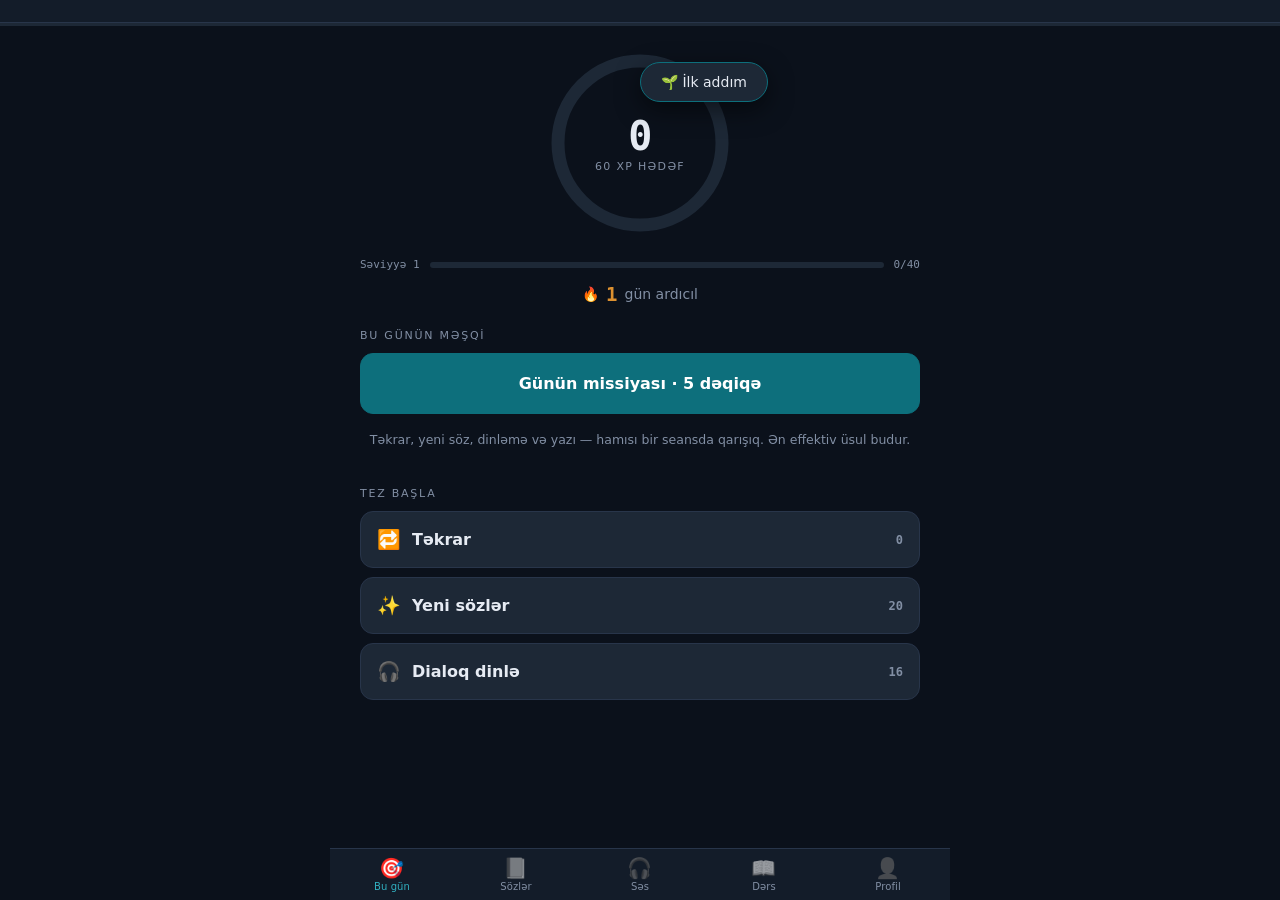
<file: index.html>
<!DOCTYPE html>
<html lang="az">
<head>
<meta charset="utf-8">
<meta name="viewport" content="width=device-width,initial-scale=1,viewport-fit=cover,maximum-scale=1,user-scalable=no">
<meta http-equiv="Content-Security-Policy" content="default-src 'self'; script-src 'self' 'unsafe-inline'; style-src 'self' 'unsafe-inline'; img-src 'self' data:; connect-src 'self'; media-src 'self'; font-src 'self'; base-uri 'none'; form-action 'none'; frame-src 'none'; object-src 'none'">
<meta name="referrer" content="no-referrer">
<meta name="theme-color" content="#0b111b">
<meta name="apple-mobile-web-app-capable" content="yes">
<meta name="apple-mobile-web-app-status-bar-style" content="black-translucent">
<meta name="apple-mobile-web-app-title" content="İngilis">
<meta name="mobile-web-app-capable" content="yes">
<link rel="manifest" href="./manifest.json">
<link rel="icon" type="image/png" sizes="192x192" href="./icon-192.png">
<link rel="shortcut icon" href="./icon-192.png">
<link rel="apple-touch-icon" href="./apple-touch-icon.png">
<title>İngilis Dili</title>
<style>
:root{
  --ink:#0b111b; --ink-2:#131c29; --ink-3:#1d2836; --line:#28354a;
  --paper:#f7f4ec; --paper-2:#e9e4d6;
  --on-paper:#16202b; --on-paper-soft:#5b6474;
  --fg:#e6ebf3; --fg-soft:#828fa4;
  --teal:#31b0c0; --teal-deep:#0d6f7c; --teal-glow:rgba(49,176,192,.16);
  --amber:#dd9130; --moss:#4fb86e; --rose:#e8556a; --violet:#9b7bff;
  --r:16px;
  --sans:system-ui,-apple-system,"Segoe UI",Roboto,"Helvetica Neue",sans-serif;
  --serif:Georgia,"Noto Serif","Times New Roman",serif;
  --mono:ui-monospace,"SF Mono","Roboto Mono","DejaVu Sans Mono",monospace;
}
*{box-sizing:border-box;-webkit-tap-highlight-color:transparent}
html{height:100%}
body{
  height:100%;margin:0;background:var(--ink);color:var(--fg);font-family:var(--sans);
  display:flex;flex-direction:column;overscroll-behavior:none;
  -webkit-user-select:none;user-select:none;
}
button{font-family:inherit;cursor:pointer;border:0;background:none;color:inherit;font-size:inherit}

/* ---------- ust panel ---------- */
#bar{display:flex;align-items:center;gap:10px;flex:0 0 auto;
  padding:calc(env(safe-area-inset-top) + 11px) 14px 11px;
  background:var(--ink-2);border-bottom:1px solid var(--line)}
#back{font-size:15px;color:var(--fg-soft);padding:7px 9px;border-radius:9px;display:none}
#back:active{background:var(--ink-3)}
#bar h1{font-size:14px;font-weight:600;margin:0;letter-spacing:.02em;color:var(--fg-soft)}
#count{margin-left:auto;font-family:var(--mono);font-size:12px;color:var(--fg-soft)}
#prog{flex:0 0 auto;height:3px;background:var(--ink-3)}
#prog>i{display:block;height:100%;width:0;background:var(--teal);transition:width .3s ease}

/* ---------- govde ---------- */
#main{flex:1 1 auto;overflow-y:auto;-webkit-overflow-scrolling:touch;padding:18px 16px 26px;
  position:relative}
.wrap{min-height:100%;display:flex;flex-direction:column;justify-content:center}
.wrap.top{justify-content:flex-start}
@keyframes slideIn{from{opacity:0;transform:translateY(10px)}to{opacity:1;transform:none}}
.anim{animation:slideIn .22s ease both}

/* ---------- alt panel ---------- */
#foot{flex:0 0 auto;padding:12px 16px calc(env(safe-area-inset-bottom) + 13px);
  background:var(--ink-2);border-top:1px solid var(--line);display:none}
#tabs{flex:0 0 auto;display:flex;background:var(--ink-2);border-top:1px solid var(--line);
  padding-bottom:env(safe-area-inset-bottom)}
#tabs button{flex:1;padding:9px 2px 8px;display:flex;flex-direction:column;align-items:center;
  gap:3px;color:var(--fg-soft);font-size:10px;letter-spacing:.01em}
#tabs button s{font-size:20px;line-height:1;text-decoration:none;filter:grayscale(1) opacity(.6)}
#tabs button.on{color:var(--teal)}
#tabs button.on s{filter:none}
#tabs button:active{background:var(--ink-3)}

/* ---------- kagiz kart ---------- */
.card{background:var(--paper);color:var(--on-paper);border-radius:var(--r);
  padding:30px 22px;text-align:center;
  box-shadow:0 1px 0 var(--paper-2) inset,0 12px 34px rgba(0,0,0,.45)}
.hw{font-family:var(--serif);font-size:38px;font-weight:700;line-height:1.15;
  letter-spacing:-.01em;word-break:break-word}
.hw.sm{font-size:26px}
.tel{font-family:var(--mono);font-size:16px;color:var(--teal-deep);margin-top:8px}
.tel::before{content:"[ "}.tel::after{content:" ]"}
.pos{font-size:11px;color:var(--on-paper-soft);margin-top:9px;letter-spacing:.14em;text-transform:uppercase}
.rule{height:1px;background:var(--paper-2);margin:18px -22px}
.az{font-size:22px;font-weight:600;color:var(--amber);line-height:1.35;word-break:break-word}
.ex{font-family:var(--serif);font-style:italic;font-size:15px;color:var(--on-paper-soft);
  margin-top:14px;line-height:1.5}
.spk{display:inline-flex;align-items:center;justify-content:center;width:40px;height:40px;
  border-radius:50%;margin-top:15px;background:var(--paper-2);color:var(--teal-deep);font-size:18px}
.spk:active{transform:scale(.9)}

/* ---------- duymeler ---------- */
.btn{display:block;width:100%;padding:16px;border-radius:13px;background:var(--ink-3);
  color:var(--fg);font-size:16px;font-weight:600;text-align:center;border:1px solid var(--line)}
.btn:active{transform:scale(.985);background:var(--line)}
.btn.go{background:var(--teal-deep);border-color:var(--teal-deep);color:#fff}
.btn.ghost{background:transparent}
.btn.sm{padding:12px;font-size:13px;font-weight:500;color:var(--fg-soft)}
.row{display:flex;gap:9px}
.row>*{flex:1}
.menu{display:grid;gap:9px}
.menu .btn{text-align:left;display:flex;justify-content:space-between;align-items:center;gap:10px}
.menu .btn u{text-decoration:none;display:flex;align-items:center;gap:11px}
.menu .btn s{text-decoration:none;font-size:19px}
.menu .btn i{font-style:normal;font-family:var(--mono);font-size:12px;color:var(--fg-soft)}
.opt{display:flex;align-items:center;gap:12px;width:100%;padding:15px 16px;border-radius:12px;
  background:var(--ink-2);border:1px solid var(--line);color:var(--fg);font-size:16px;
  margin-bottom:9px;line-height:1.35}
.opt b{font-family:var(--mono);font-size:12px;color:var(--fg-soft);flex:0 0 auto}
.opt span{flex:1;text-align:left}
.opt:active{background:var(--ink-3)}
.opt.ok{border-color:var(--moss);background:rgba(79,184,110,.15)}
.opt.no{border-color:var(--rose);background:rgba(232,85,106,.15)}
.grades{display:grid;grid-template-columns:1fr 1fr;gap:9px}
.grades .btn{padding:15px 8px;font-size:15px}
.g0{color:var(--rose)}.g3{color:var(--amber)}.g4{color:var(--teal)}.g5{color:var(--moss)}
input[type=text]{width:100%;padding:16px;border-radius:12px;background:var(--ink-2);
  border:1px solid var(--line);color:var(--fg);font-size:19px;text-align:center;
  font-family:var(--serif);outline:none}
input[type=text]:focus{border-color:var(--teal)}

/* ---------- bu gun: halqa ---------- */
.ring{position:relative;width:190px;height:190px;margin:4px auto 6px}
.ring svg{transform:rotate(-90deg)}
.ring .bg{stroke:var(--ink-3)}
.ring .fg{stroke:var(--teal);stroke-linecap:round;transition:stroke-dashoffset .7s ease}
.ring .in{position:absolute;inset:0;display:flex;flex-direction:column;align-items:center;
  justify-content:center;gap:1px}
.ring .in b{font-family:var(--mono);font-size:40px;font-weight:700;letter-spacing:-.02em}
.ring .in s{text-decoration:none;font-size:11px;color:var(--fg-soft);letter-spacing:.12em;
  text-transform:uppercase}
.ring.done .fg{stroke:var(--moss)}
.ring.done .in b{color:var(--moss)}
.lvbar{display:flex;align-items:center;gap:10px;margin:14px 0 0}
.lvbar span{font-family:var(--mono);font-size:11px;color:var(--fg-soft);flex:0 0 auto}
.lvbar div{flex:1;height:6px;background:var(--ink-3);border-radius:3px;overflow:hidden}
.lvbar div i{display:block;height:100%;background:var(--violet);border-radius:3px;transition:width .5s}
.streak{display:flex;align-items:center;justify-content:center;gap:7px;margin-top:12px;
  font-size:14px;color:var(--fg-soft)}
.streak b{font-family:var(--mono);font-size:19px;color:var(--amber)}

/* ---------- kicik plitkeler ---------- */
.tiles{display:grid;grid-template-columns:repeat(3,1fr);gap:9px}
.tile{background:var(--ink-2);border:1px solid var(--line);border-radius:13px;padding:13px 5px;
  text-align:center}
.tile b{display:block;font-family:var(--mono);font-size:20px;font-weight:700}
.tile s{display:block;font-size:10px;color:var(--fg-soft);text-decoration:none;margin-top:3px}

/* ---------- bolme basligi ---------- */
.sect{font-size:11px;letter-spacing:.16em;text-transform:uppercase;color:var(--fg-soft);
  margin:24px 0 11px}
.sect:first-child{margin-top:4px}

/* ---------- dialoq ---------- */
.dl{display:flex;flex-direction:column;gap:9px}
.line{max-width:88%;padding:12px 14px;border-radius:15px;line-height:1.4}
.line.a{align-self:flex-start;background:var(--ink-2);border:1px solid var(--line);
  border-bottom-left-radius:5px}
.line.b{align-self:flex-end;background:var(--teal-glow);border:1px solid var(--teal-deep);
  border-bottom-right-radius:5px}
.line b{display:block;font-family:var(--serif);font-size:16px;font-weight:600}
.line i{display:block;font-style:normal;font-size:13px;color:var(--fg-soft);margin-top:4px}
.line.hi{box-shadow:0 0 0 2px var(--teal)}
.line.mute i{display:none}
.who{font-family:var(--mono);font-size:9px;color:var(--fg-soft);letter-spacing:.1em;
  margin-bottom:3px;text-transform:uppercase}

/* ---------- kolge / audio ---------- */
.sh{background:var(--paper);color:var(--on-paper);border-radius:var(--r);padding:26px 20px;
  text-align:center;box-shadow:0 12px 34px rgba(0,0,0,.45)}
.sh b{display:block;font-family:var(--serif);font-size:23px;line-height:1.35;font-weight:700}
.sh i{display:block;font-style:normal;font-size:14px;color:var(--on-paper-soft);
  margin-top:12px;line-height:1.45}
.spd{display:flex;gap:7px;margin:14px 0 0}
.spd button{flex:1;padding:11px 4px;border-radius:10px;background:var(--ink-2);
  border:1px solid var(--line);color:var(--fg-soft);font-size:13px}
.spd button.on{background:var(--teal-deep);border-color:var(--teal-deep);color:#fff;font-weight:600}
.play{display:flex;align-items:center;justify-content:center;gap:10px;width:100%;padding:18px;
  border-radius:13px;background:var(--teal-deep);color:#fff;font-size:17px;font-weight:700;margin-top:14px}
.play:active{transform:scale(.985)}
.play.pulse{animation:pulse 1.1s ease infinite}
@keyframes pulse{0%,100%{box-shadow:0 0 0 0 var(--teal-glow)}50%{box-shadow:0 0 0 12px transparent}}
.reps{font-family:var(--mono);font-size:12px;color:var(--fg-soft);text-align:center;margin-top:11px}
.dots{display:flex;gap:5px;justify-content:center;margin-top:10px}
.dots i{width:7px;height:7px;border-radius:50%;background:var(--ink-3)}
.dots i.on{background:var(--teal)}
.sh.long b{font-size:19px;line-height:1.5}
.tmr{font-family:var(--mono);font-size:52px;font-weight:700;text-align:center;color:var(--teal);
  letter-spacing:-.02em;margin:8px 0}
.tmr.run{color:var(--amber)}
.scaf{background:var(--ink-2);border:1px solid var(--line);border-radius:12px;padding:12px 14px;
  margin-bottom:7px}
.scaf b{display:block;font-family:var(--serif);font-size:16px;line-height:1.35}
.scaf i{display:block;font-style:normal;font-size:13px;color:var(--fg-soft);margin-top:3px}
.scaf button{float:right;color:var(--teal);font-size:15px;margin-left:8px}

/* ---------- bosluq doldurma ---------- */
.cloze{background:var(--paper);color:var(--on-paper);border-radius:var(--r);padding:28px 20px;
  text-align:center;box-shadow:0 12px 34px rgba(0,0,0,.45)}
.cloze b{font-family:var(--serif);font-size:21px;line-height:1.55;font-weight:400}
.gap{display:inline-block;min-width:76px;border-bottom:2.5px solid var(--teal-deep);
  color:var(--teal-deep);font-weight:700}
.cloze i{display:block;font-style:normal;font-size:13px;color:var(--on-paper-soft);margin-top:16px}
.cloze i::before{content:"ipucu · ";letter-spacing:.1em;text-transform:uppercase;font-size:10px}

/* ---------- qrammatika ---------- */
.lvl{font-family:var(--mono);font-size:10px;letter-spacing:.1em;color:var(--teal);
  border:1px solid var(--teal-deep);border-radius:5px;padding:2px 6px;flex:0 0 auto}
.les{display:flex;align-items:center;gap:11px;width:100%;padding:14px;border-radius:12px;
  background:var(--ink-2);border:1px solid var(--line);margin-bottom:8px;text-align:left}
.les:active{background:var(--ink-3)}
.les n{font-family:var(--mono);font-size:12px;color:var(--fg-soft);flex:0 0 22px;font-style:normal}
.les span{flex:1;font-size:15px;font-weight:600;line-height:1.3}
.les em{font-style:normal;font-size:11px;color:var(--fg-soft);font-family:var(--mono)}
.les.read{border-color:var(--teal-deep)}
.les.read n{color:var(--teal)}
.gh{font-family:var(--serif);font-size:19px;font-weight:700;margin:26px 0 10px;
  padding-bottom:7px;border-bottom:1px solid var(--line)}
.gh:first-child{margin-top:0}
.gp{font-size:15px;line-height:1.65;margin:0 0 13px}
.gf{font-family:var(--mono);font-size:13px;line-height:1.7;background:var(--ink-2);
  border-left:3px solid var(--teal);border-radius:0 9px 9px 0;padding:11px 14px;margin:0 0 9px;
  -webkit-user-select:text;user-select:text;overflow-x:auto;white-space:pre-wrap}
.ge{background:var(--paper);border-radius:11px;padding:12px 14px;margin:0 0 8px}
.ge b{display:block;font-family:var(--serif);font-size:16px;color:var(--on-paper);line-height:1.4}
.ge i{display:block;font-style:normal;font-size:14px;color:var(--on-paper-soft);margin-top:4px}
.ge button{float:right;color:var(--teal-deep);font-size:15px;margin:-2px 0 0 8px}
.gx{display:flex;flex-direction:column;gap:5px;background:var(--ink-2);border-radius:11px;
  padding:11px 13px;margin:0 0 8px;font-size:14px;line-height:1.4}
.gx u{text-decoration:none;color:var(--rose)}
.gx v{color:var(--moss)}
.gx u::before{content:"✗  ";font-family:var(--mono)}
.gx v::before{content:"✓  ";font-family:var(--mono)}
.gw{font-size:14px;line-height:1.6;background:rgba(221,145,48,.12);
  border:1px solid rgba(221,145,48,.35);border-radius:11px;padding:12px 14px;margin:0 0 12px}
.gw::before{content:"Diqqət";display:block;font-size:10px;letter-spacing:.14em;
  text-transform:uppercase;color:var(--amber);margin-bottom:5px}
.qz{background:var(--ink-2);border:1px solid var(--line);border-radius:12px;padding:15px;margin-bottom:10px}
.qz p{margin:0 0 11px;font-size:15px;font-weight:600;line-height:1.4}
.qo{display:block;width:100%;padding:11px 13px;border-radius:9px;background:var(--ink-3);
  color:var(--fg);font-size:14px;text-align:left;margin-bottom:6px;line-height:1.35}
.qo.ok{background:rgba(79,184,110,.18);color:var(--moss)}
.qo.no{background:rgba(232,85,106,.18);color:var(--rose)}
.qz p.qw{font-size:13px;font-weight:400;color:var(--fg-soft);line-height:1.55;margin:9px 0 0}

/* ---------- profil ---------- */
.prow{display:flex;justify-content:space-between;font-size:14px;margin-bottom:5px}
.prow s{text-decoration:none;font-family:var(--mono);font-size:12px;color:var(--fg-soft)}
.pbar{height:5px;background:var(--ink-3);border-radius:3px;overflow:hidden;margin-bottom:13px}
.pbar>i{display:block;height:100%;background:var(--teal)}
.hard{display:flex;gap:10px;font-size:14px;padding:9px 0;border-bottom:1px solid var(--ink-3)}
.hard u{text-decoration:none;font-family:var(--mono);color:var(--rose);font-size:12px}
.hard em{font-style:normal;color:var(--fg-soft)}
.heat{display:grid;grid-template-columns:repeat(14,1fr);gap:3px;margin-bottom:8px}
.heat i{aspect-ratio:1;border-radius:2px;background:var(--ink-3)}
.heat i.l1{background:rgba(49,176,192,.3)}
.heat i.l2{background:rgba(49,176,192,.58)}
.heat i.l3{background:var(--teal)}
.ach{display:flex;align-items:center;gap:12px;background:var(--ink-2);border:1px solid var(--line);
  border-radius:12px;padding:12px 14px;margin-bottom:7px;opacity:.42}
.ach.got{opacity:1;border-color:var(--teal-deep)}
.ach s{text-decoration:none;font-size:24px;flex:0 0 auto;filter:grayscale(1)}
.ach.got s{filter:none}
.ach div{flex:1}
.ach b{display:block;font-size:14px;font-weight:600}
.ach i{display:block;font-style:normal;font-size:12px;color:var(--fg-soft);margin-top:2px}
textarea{width:100%;height:110px;background:var(--ink-2);color:var(--fg);border:1px solid var(--line);
  border-radius:11px;padding:10px;font-family:var(--mono);font-size:11px;
  -webkit-user-select:text;user-select:text}

/* ---------- netice ---------- */
.done{text-align:center;padding:24px 0}
.done .big{font-family:var(--mono);font-size:44px;font-weight:700;color:var(--teal)}
.done h3{font-family:var(--serif);font-size:21px;margin:12px 0 6px}
.done p{color:var(--fg-soft);font-size:14px;margin:0;line-height:1.6}
.xp{display:inline-block;font-family:var(--mono);font-size:15px;color:var(--violet);
  background:rgba(155,123,255,.14);border:1px solid rgba(155,123,255,.4);
  border-radius:20px;padding:6px 16px;margin-top:16px}
.feed{text-align:center;font-size:15px;font-weight:600;margin:14px 0 10px}
.note{font-size:12.5px;color:var(--fg-soft);text-align:center;line-height:1.65;margin-top:16px}
.note.l{text-align:left}
.empty{text-align:center;color:var(--fg-soft);font-size:14px;padding:40px 20px;line-height:1.6}
.hit{background:var(--ink-2);border:1px solid var(--line);border-radius:12px;padding:12px 14px;
  margin-bottom:8px}
.hit b{font-family:var(--serif);font-size:17px}
.hit u{text-decoration:none;font-family:var(--mono);font-size:12px;color:var(--teal);margin-left:8px}
.hit p{margin:4px 0 0;color:var(--amber);font-size:14px}
.hit small{color:var(--fg-soft);font-size:11px}
.mtd{background:var(--ink-2);border-left:3px solid var(--teal);border-radius:0 12px 12px 0;
  padding:14px 16px;margin-bottom:11px}
.mtd b{display:block;font-family:var(--serif);font-size:17px;margin-bottom:7px}
.mtd p{margin:0 0 8px;font-size:14px;line-height:1.6}
.mtd p:last-child{margin:0}
.mtd em{font-style:normal;color:var(--amber)}
#off{display:none;background:var(--amber);color:#1a1206;text-align:center;
  font-size:12px;font-weight:600;padding:5px}
#off.on{display:block}
.toast{position:fixed;left:50%;transform:translateX(-50%);top:calc(env(safe-area-inset-top) + 62px);background:var(--ink-3);
  border:1px solid var(--teal-deep);color:var(--fg);padding:11px 20px;border-radius:24px;
  font-size:14px;z-index:99;animation:slideIn .25s ease both;box-shadow:0 8px 24px rgba(0,0,0,.5)}
@media(min-width:620px){
  #main{padding-left:calc(50% - 280px);padding-right:calc(50% - 280px)}
  #foot>div,#tabs{max-width:620px;margin:0 auto;width:100%}
  .hw{font-size:44px}
}
@media(prefers-reduced-motion:reduce){*{animation:none!important;transition:none!important}}
</style>
</head>
<body>
<div id="bar"><button id="back">‹ Geri</button><h1 id="title"></h1><span id="count"></span></div>
<div id="off">İnternet yoxdur — yaddaşdan işləyir</div>
<div id="prog"><i id="progi"></i></div>
<div id="main"></div>
<div id="foot"><div id="footin"></div></div>
<div id="tabs"></div>
<script>
"use strict";
const RAW = `I|mən|pron|I am from Baku.|01_esas_sozler|ay
you|sən / siz|pron|You are right.|01_esas_sozler|yu
he|o (kişi)|pron|He works at a bank.|01_esas_sozler|hi
she|o (qadın)|pron|She is my sister.|01_esas_sozler|şi
it|o (əşya)|pron|It is very cold today.|01_esas_sozler|it
we|biz|pron|We live in Azerbaijan.|01_esas_sozler|vi
they|onlar|pron|They are my friends.|01_esas_sozler|dey
my|mənim|adj|This is my car.|01_esas_sozler|may
your|sənin / sizin|adj|Where is your office?|01_esas_sozler|yor
his|onun (kişi)|adj|His name is Samir.|01_esas_sozler|hiz
her|onun (qadın)|adj|Her phone is new.|01_esas_sozler|hör
our|bizim|adj|Our team is small.|01_esas_sozler|auır
their|onların|adj|Their house is big.|01_esas_sozler|deer
this|bu|pron|This is important.|01_esas_sozler|dis
that|o|pron|That was a good idea.|01_esas_sozler|det
these|bunlar|pron|These files are old.|01_esas_sozler|diz
those|onlar|pron|Those days were hard.|01_esas_sozler|douz
who|kim|pron|Who is calling?|01_esas_sozler|hu
what|nə|pron|What do you need?|01_esas_sozler|vot
where|harada|adv|Where do you work?|01_esas_sozler|veer
when|nə vaxt|adv|When does it start?|01_esas_sozler|ven
why|niyə|adv|Why is it slow?|01_esas_sozler|vay
how|necə|adv|How does this work?|01_esas_sozler|hau
which|hansı|pron|Which one is better?|01_esas_sozler|viç
and|və|conj|Tea and coffee.|01_esas_sozler|end
but|amma|conj|I want to, but I can't.|01_esas_sozler|bat
or|və ya|conj|Now or later?|01_esas_sozler|or
because|çünki|conj|I am late because of traffic.|01_esas_sozler|bikoz
if|əgər|conj|If you want, we can start.|01_esas_sozler|if
so|beləliklə|conj|It was late, so I went home.|01_esas_sozler|sou
also|həmçinin|adv|I also need a laptop.|01_esas_sozler|olsou
not|deyil|adv|This is not correct.|01_esas_sozler|not
yes|bəli|adv|Yes, I agree.|01_esas_sozler|yes
no|xeyr|adv|No, that is wrong.|01_esas_sozler|nou
in|-də / içində|prep|The key is in the drawer.|01_esas_sozler|in
on|üstündə|prep|The book is on the table.|01_esas_sozler|on
at|-da (nöqtə)|prep|I am at work.|01_esas_sozler|et
to|-a / -ə|prep|I go to the office.|01_esas_sozler|tu
from|-dan / -dən|prep|A message from the bank.|01_esas_sozler|from
with|ilə|prep|I work with him.|01_esas_sozler|vid
without|-sız / -siz|prep|Coffee without sugar.|01_esas_sozler|vidaut
for|üçün|prep|This is for you.|01_esas_sozler|for
of|-in / -nın|prep|The name of the file.|01_esas_sozler|ov
about|haqqında|prep|We talked about the project.|01_esas_sozler|ıbaut
under|altında|prep|The cable is under the desk.|01_esas_sozler|andır
over|üzərində|prep|The plane flew over the city.|01_esas_sozler|ouvır
between|arasında|prep|Between us.|01_esas_sozler|bitvin
near|yaxın|prep|The bank is near the metro.|01_esas_sozler|niır
after|sonra|prep|After lunch.|01_esas_sozler|aftır
before|əvvəl|prep|Before the meeting.|01_esas_sozler|bifor
during|müddətində|prep|During the test.|01_esas_sozler|dyuurinq
until|-a qədər|prep|Wait until Monday.|01_esas_sozler|antil
a|bir (qeyri-müəyyən)|art|I need a pen.|01_esas_sozler|ı
the|müəyyənlik artiklı|art|The report is ready.|01_esas_sozler|dı
some|bir qədər|det|I need some help.|01_esas_sozler|sam
any|hər hansı|det|Do you have any questions?|01_esas_sozler|eni
all|hamısı|det|All files are saved.|01_esas_sozler|ol
many|çoxlu (saylı)|det|Many people came.|01_esas_sozler|meni
much|çox (sayılmayan)|det|Not much time left.|01_esas_sozler|maç
few|az (saylı)|det|A few minutes.|01_esas_sozler|fyu
little|az (sayılmayan)|det|A little water.|01_esas_sozler|litl
more|daha çox|det|I need more time.|01_esas_sozler|mor
most|əksəriyyət|det|Most users agree.|01_esas_sozler|moust
other|digər|adj|The other option.|01_esas_sozler|adır
same|eyni|adj|The same problem again.|01_esas_sozler|seym
every|hər|det|Every day.|01_esas_sozler|evri
each|hər biri|det|Each department has a head.|01_esas_sozler|iç
both|hər ikisi|det|Both answers are right.|01_esas_sozler|bous
one|bir|num|One moment, please.|01_esas_sozler|van
two|iki|num|Two hours.|01_esas_sozler|tu
three|üç|num|Three days.|01_esas_sozler|sri
four|dörd|num|Four people.|01_esas_sozler|for
five|beş|num|Five minutes.|01_esas_sozler|fayv
six|altı|num|Six months.|01_esas_sozler|siks
seven|yeddi|num|Seven items.|01_esas_sozler|sevın
eight|səkkiz|num|Eight hours a day.|01_esas_sozler|eyt
nine|doqquz|num|Nine o'clock.|01_esas_sozler|nayn
ten|on|num|Ten percent.|01_esas_sozler|ten
hundred|yüz|num|Two hundred manats.|01_esas_sozler|handrıd
thousand|min|num|A thousand users.|01_esas_sozler|sauzınd
million|milyon|num|One million records.|01_esas_sozler|milyın
first|birinci|adj|The first step.|01_esas_sozler|först
second|ikinci|adj|The second floor.|01_esas_sozler|sekınd
last|sonuncu|adj|The last message.|01_esas_sozler|last
next|növbəti|adj|The next meeting.|01_esas_sozler|nekst
here|burada|adv|Sign here, please.|01_esas_sozler|hiır
there|orada|adv|Put it there.|01_esas_sozler|deer
now|indi|adv|I am busy now.|01_esas_sozler|nau
then|sonra|adv|Then we can talk.|01_esas_sozler|den
today|bu gün|adv|Today is Monday.|01_esas_sozler|tıdey
tomorrow|sabah|adv|See you tomorrow.|01_esas_sozler|tımorou
yesterday|dünən|adv|I called you yesterday.|01_esas_sozler|yestırdey
always|həmişə|adv|I always check the logs.|01_esas_sozler|olveyz
never|heç vaxt|adv|I never skip backups.|01_esas_sozler|nevır
often|tez-tez|adv|It often fails.|01_esas_sozler|ofın
sometimes|bəzən|adv|Sometimes it is slow.|01_esas_sozler|samtaymz
usually|adətən|adv|I usually start at nine.|01_esas_sozler|yujuıli
again|yenidən|adv|Try again.|01_esas_sozler|ıgeyn
still|hələ də|adv|It is still running.|01_esas_sozler|stil
already|artıq|adv|I already sent it.|01_esas_sozler|olredi
yet|hələ|adv|Not ready yet.|01_esas_sozler|yet
soon|tezliklə|adv|I will call you soon.|01_esas_sozler|sun
very|çox|adv|Very important.|01_esas_sozler|veri
too|həddindən artıq|adv|Too expensive.|01_esas_sozler|tu
enough|kifayət qədər|adv|That is enough.|01_esas_sozler|inaf
only|yalnız|adv|Only two people know.|01_esas_sozler|ounli
just|elə indicə / sadəcə|adv|I just finished.|01_esas_sozler|cast
maybe|bəlkə|adv|Maybe tomorrow.|01_esas_sozler|meybi
please|zəhmət olmasa|adv|Please wait.|01_esas_sozler|pliz
thanks|təşəkkür|n|Thanks for your help.|01_esas_sozler|senks
sorry|üzr istəyirəm|adj|Sorry, I am late.|01_esas_sozler|sori
be|olmaq|v|I want to be ready.|02_feller|bi
have|malik olmaq|v|I have two meetings.|02_feller|hev
do|etmək|v|What do you do?|02_feller|du
say|demək|v|Say it again.|02_feller|sey
go|getmək|v|I go to work by car.|02_feller|gou
get|almaq / əldə etmək|v|I get an email every hour.|02_feller|get
make|düzəltmək|v|Make a copy of this.|02_feller|meyk
know|bilmək|v|I know the answer.|02_feller|nou
think|düşünmək|v|I think it is fine.|02_feller|sink
take|götürmək|v|Take this file.|02_feller|teyk
see|görmək|v|I see the problem.|02_feller|si
come|gəlmək|v|Come to my office.|02_feller|kam
want|istəmək|v|I want to learn English.|02_feller|vont
use|istifadə etmək|v|Use a strong password.|02_feller|yuz
find|tapmaq|v|I can't find the file.|02_feller|faynd
give|vermək|v|Give me five minutes.|02_feller|giv
tell|demək / danışmaq|v|Tell me what happened.|02_feller|tel
work|işləmək|v|The system works well.|02_feller|vörk
call|zəng etmək|v|Call me later.|02_feller|kol
try|cəhd etmək|v|Try to restart it.|02_feller|tray
ask|soruşmaq|v|Ask the manager.|02_feller|ask
need|ehtiyacı olmaq|v|We need more space.|02_feller|nid
feel|hiss etmək|v|I feel tired.|02_feller|fil
become|olmaq / çevrilmək|v|It became a big problem.|02_feller|bikam
leave|tərk etmək|v|I leave at six.|02_feller|liv
put|qoymaq|v|Put it on the server.|02_feller|put
mean|mənasını vermək|v|What does this mean?|02_feller|min
keep|saxlamaq|v|Keep the logs for a year.|02_feller|kip
let|icazə vermək|v|Let me check.|02_feller|let
begin|başlamaq|v|The test begins on Monday.|02_feller|bigin
start|başlamaq|v|Start the service.|02_feller|start
stop|dayandırmaq|v|Stop the process.|02_feller|stop
finish|bitirmək|v|I finished the report.|02_feller|finiş
help|kömək etmək|v|Can you help me?|02_feller|help
talk|danışmaq|v|We need to talk.|02_feller|tok
turn|çevirmək / döndərmək|v|Turn off the machine.|02_feller|törn
show|göstərmək|v|Show me the error.|02_feller|şou
hear|eşitmək|v|I hear you.|02_feller|hiır
play|oynamaq|v|I play football on Sunday.|02_feller|pley
run|qaçmaq / işlətmək|v|Run this command.|02_feller|ran
move|hərəkət etmək|v|Move the file to backup.|02_feller|muv
live|yaşamaq|v|I live in Baku.|02_feller|liv
believe|inanmaq|v|I believe it will work.|02_feller|biliv
bring|gətirmək|v|Bring your laptop.|02_feller|brinq
happen|baş vermək|v|What happened?|02_feller|hepın
write|yazmaq|v|Write it down.|02_feller|rayt
read|oxumaq|v|Read the manual.|02_feller|rid
sit|oturmaq|v|Please sit down.|02_feller|sit
stand|dayanmaq|v|Stand here.|02_feller|stend
lose|itirmək|v|Don't lose the key.|02_feller|luz
pay|ödəmək|v|I pay by card.|02_feller|pey
meet|görüşmək|v|Let's meet at ten.|02_feller|mit
include|daxil etmək|v|The price includes tax.|02_feller|inklud
continue|davam etmək|v|Continue the installation.|02_feller|kıntinyu
set|qurmaq / təyin etmək|v|Set a new password.|02_feller|set
learn|öyrənmək|v|I learn English every day.|02_feller|lörn
change|dəyişmək|v|Change the settings.|02_feller|çeync
lead|rəhbərlik etmək|v|He leads the IT team.|02_feller|lid
understand|başa düşmək|v|I don't understand.|02_feller|andırstend
watch|izləmək|v|Watch the traffic.|02_feller|voç
follow|izləmək / riayət etmək|v|Follow the procedure.|02_feller|folou
create|yaratmaq|v|Create a new user.|02_feller|krieyt
speak|danışmaq|v|I speak a little English.|02_feller|spik
spend|xərcləmək|v|We spend too much time on this.|02_feller|spend
grow|böyümək|v|The company is growing.|02_feller|grou
open|açmaq|v|Open the file.|02_feller|oupın
close|bağlamaq|v|Close the port.|02_feller|klouz
walk|gəzmək|v|I walk to work.|02_feller|vok
win|udmaq|v|Our team won.|02_feller|vin
teach|öyrətmək|v|She teaches English.|02_feller|tiç
offer|təklif etmək|v|They offered a good price.|02_feller|ofır
remember|xatırlamaq|v|Remember to save it.|02_feller|rimembır
forget|unutmaq|v|Don't forget the meeting.|02_feller|fıget
consider|nəzərə almaq|v|Consider the risk.|02_feller|kınsidır
appear|görünmək|v|An error appears here.|02_feller|ıpiır
buy|almaq (satın)|v|I want to buy a car.|02_feller|bay
sell|satmaq|v|They sell software.|02_feller|sel
serve|xidmət etmək|v|This server serves 200 users.|02_feller|sörv
send|göndərmək|v|Send me the report.|02_feller|send
receive|almaq (qəbul)|v|I received your email.|02_feller|risiv
build|qurmaq / tikmək|v|We build our own tools.|02_feller|bild
stay|qalmaq|v|Stay online.|02_feller|stey
fall|düşmək|v|Prices fell last month.|02_feller|fol
cut|kəsmək|v|Cut the cable.|02_feller|kat
reach|çatmaq|v|We reached the target.|02_feller|riç
kill|öldürmək / dayandırmaq|v|Kill the process.|02_feller|kil
raise|qaldırmaq|v|Raise a ticket.|02_feller|reyz
pass|keçmək|v|I passed the exam.|02_feller|pas
decide|qərar vermək|v|We decided to wait.|02_feller|disayd
return|qayıtmaq|v|I return at five.|02_feller|ritörn
explain|izah etmək|v|Explain the error to me.|02_feller|ikspleyn
hope|ümid etmək|v|I hope it works.|02_feller|houp
develop|inkişaf etdirmək|v|We develop our own software.|02_feller|divelıp
carry|daşımaq|v|Carry the box.|02_feller|keri
break|sındırmaq|v|Don't break the link.|02_feller|breyk
receive|qəbul etmək|v|We receive daily reports.|02_feller|risiv
agree|razılaşmaq|v|I agree with you.|02_feller|ıgri
support|dəstəkləmək|v|We support 200 users.|02_feller|sıport
hit|vurmaq|v|Hit Enter.|02_feller|hit
produce|istehsal etmək|v|The tool produces a report.|02_feller|prıdyus
eat|yemək|v|I eat lunch at one.|02_feller|it
drink|içmək|v|I drink tea in the morning.|02_feller|drinq
cover|örtmək / əhatə etmək|v|The policy covers all users.|02_feller|kavır
catch|tutmaq|v|Catch the error early.|02_feller|keç
draw|çəkmək (rəsm)|v|Draw a diagram.|02_feller|dro
choose|seçmək|v|Choose an option.|02_feller|çuz
cause|səbəb olmaq|v|This causes a delay.|02_feller|koz
allow|icazə vermək|v|Allow port 443.|02_feller|ılau
add|əlavə etmək|v|Add a new rule.|02_feller|ed
check|yoxlamaq|v|Check the logs.|02_feller|çek
save|yadda saxlamaq|v|Save your work.|02_feller|seyv
delete|silmək|v|Delete the old files.|02_feller|dilit
fix|düzəltmək|v|Fix the bug.|02_feller|fiks
install|quraşdırmaq|v|Install the update.|02_feller|instol
update|yeniləmək|v|Update the firmware.|02_feller|apdeyt
test|sınaqdan keçirmək|v|Test it before Friday.|02_feller|test
prepare|hazırlamaq|v|Prepare the report.|02_feller|pripeer
manage|idarə etmək|v|I manage the IT department.|02_feller|menic
control|nəzarət etmək|v|Control the access.|02_feller|kıntroul
protect|qorumaq|v|Protect the data.|02_feller|prıtekt
prevent|qarşısını almaq|v|Prevent unauthorized access.|02_feller|privent
report|hesabat vermək|v|Report the incident.|02_feller|riport
solve|həll etmək|v|Solve the problem.|02_feller|solv
improve|təkmilləşdirmək|v|Improve performance.|02_feller|impruv
increase|artırmaq|v|Increase the limit.|02_feller|inkris
reduce|azaltmaq|v|Reduce the cost.|02_feller|ridyus
compare|müqayisə etmək|v|Compare both options.|02_feller|kımpeer
avoid|qaçınmaq|v|Avoid weak passwords.|02_feller|ıvoyd
suggest|təklif etmək|v|I suggest another way.|02_feller|sıcest
confirm|təsdiq etmək|v|Please confirm the order.|02_feller|kınförm
approve|təsdiqləmək|v|The manager approved it.|02_feller|ıpruv
require|tələb etmək|v|This requires admin rights.|02_feller|rikvayır
provide|təmin etmək|v|We provide support.|02_feller|prıvayd
share|paylaşmaq|v|Share the folder.|02_feller|şeer
join|qoşulmaq|v|Join the meeting.|02_feller|coyn
wait|gözləmək|v|Wait a moment.|02_feller|veyt
sleep|yatmaq|v|I sleep six hours.|02_feller|slip
wake up|oyanmaq|phr v|I wake up at seven.|02_feller|veyk ap
drive|sürmək|v|I drive to work.|02_feller|drayv
fly|uçmaq|v|We fly to Istanbul.|02_feller|flay
travel|səyahət etmək|v|I travel twice a year.|02_feller|trevıl
visit|ziyarət etmək|v|Visit our office.|02_feller|vizit
wear|geyinmək|v|I wear a suit at work.|02_feller|veer
cook|bişirmək|v|I cook on weekends.|02_feller|kuk
clean|təmizləmək|v|Clean the desk.|02_feller|klin
wash|yumaq|v|Wash your hands.|02_feller|voş
buy|almaq|v|Buy a new monitor.|02_feller|bay
count|saymaq|v|Count the records.|02_feller|kaunt
measure|ölçmək|v|Measure the speed.|02_feller|mejır
plan|planlaşdırmaq|v|Plan the migration.|02_feller|plen
apply|müraciət etmək / tətbiq etmək|v|Apply the changes.|02_feller|ıplay
accept|qəbul etmək|v|Accept the terms.|02_feller|ıksept
refuse|imtina etmək|v|He refused the offer.|02_feller|rifyuz
worry|narahat olmaq|v|Don't worry about it.|02_feller|vari
enjoy|zövq almaq|v|I enjoy my work.|02_feller|incoy
good|yaxşı|adj|This is a good idea.|03_sifet_zerf|gud
bad|pis|adj|A bad connection.|03_sifet_zerf|bed
new|yeni|adj|A new server.|03_sifet_zerf|nyu
old|köhnə|adj|An old version.|03_sifet_zerf|ould
big|böyük|adj|A big problem.|03_sifet_zerf|big
small|kiçik|adj|A small bank.|03_sifet_zerf|smol
large|geniş / iri|adj|A large database.|03_sifet_zerf|larc
long|uzun|adj|A long process.|03_sifet_zerf|lonq
short|qısa|adj|A short break.|03_sifet_zerf|şort
high|yüksək|adj|High risk.|03_sifet_zerf|hay
low|aşağı|adj|Low priority.|03_sifet_zerf|lou
easy|asan|adj|That was easy.|03_sifet_zerf|izi
hard|çətin|adj|A hard question.|03_sifet_zerf|hard
difficult|çətin|adj|A difficult task.|03_sifet_zerf|difikılt
simple|sadə|adj|Keep it simple.|03_sifet_zerf|simpıl
important|vacib|adj|This is important.|03_sifet_zerf|importınt
different|fərqli|adj|A different approach.|03_sifet_zerf|difrınt
right|düzgün|adj|The right answer.|03_sifet_zerf|rayt
wrong|səhv|adj|The wrong password.|03_sifet_zerf|ronq
true|doğru|adj|Is that true?|03_sifet_zerf|tru
false|yanlış|adj|A false alarm.|03_sifet_zerf|fols
early|erkən|adj|An early meeting.|03_sifet_zerf|örli
late|gec|adj|I am late.|03_sifet_zerf|leyt
fast|sürətli|adj|A fast network.|03_sifet_zerf|fast
slow|yavaş|adj|The system is slow.|03_sifet_zerf|slou
quick|cəld|adj|A quick fix.|03_sifet_zerf|kvik
strong|güclü|adj|A strong password.|03_sifet_zerf|stronq
weak|zəif|adj|A weak signal.|03_sifet_zerf|vik
safe|təhlükəsiz|adj|The data is safe.|03_sifet_zerf|seyf
dangerous|təhlükəli|adj|A dangerous setting.|03_sifet_zerf|deyncırıs
free|pulsuz / azad|adj|Free of charge.|03_sifet_zerf|fri
busy|məşğul|adj|I am busy today.|03_sifet_zerf|bizi
ready|hazır|adj|The report is ready.|03_sifet_zerf|redi
sure|əmin|adj|Are you sure?|03_sifet_zerf|şuır
possible|mümkün|adj|Is it possible?|03_sifet_zerf|posıbıl
impossible|qeyri-mümkün|adj|That is impossible.|03_sifet_zerf|imposıbıl
necessary|zəruri|adj|It is necessary.|03_sifet_zerf|nesıseri
available|mövcud|adj|The server is available.|03_sifet_zerf|ıveylıbıl
clear|aydın|adj|Is that clear?|03_sifet_zerf|kliır
full|dolu|adj|The disk is full.|03_sifet_zerf|ful
empty|boş|adj|An empty folder.|03_sifet_zerf|empti
open|açıq|adj|The port is open.|03_sifet_zerf|oupın
closed|bağlı|adj|The office is closed.|03_sifet_zerf|klouzd
clean|təmiz|adj|A clean install.|03_sifet_zerf|klin
dirty|çirkli|adj|Dirty data.|03_sifet_zerf|dörti
expensive|bahalı|adj|Too expensive.|03_sifet_zerf|ikspensiv
cheap|ucuz|adj|A cheap solution.|03_sifet_zerf|çip
rich|varlı|adj|A rich country.|03_sifet_zerf|riç
poor|kasıb / zəif|adj|Poor performance.|03_sifet_zerf|puır
happy|xoşbəxt|adj|I am happy with it.|03_sifet_zerf|hepi
sad|kədərli|adj|A sad story.|03_sifet_zerf|sed
angry|əsəbi|adj|The client is angry.|03_sifet_zerf|engri
tired|yorğun|adj|I am tired.|03_sifet_zerf|tayırd
afraid|qorxan|adj|I am afraid of losing data.|03_sifet_zerf|ıfreyd
young|gənc|adj|A young team.|03_sifet_zerf|yanq
beautiful|gözəl|adj|A beautiful photo.|03_sifet_zerf|byutıful
ugly|çirkin|adj|An ugly interface.|03_sifet_zerf|agli
hot|isti|adj|Hot weather.|03_sifet_zerf|hot
cold|soyuq|adj|A cold room.|03_sifet_zerf|kould
warm|ilıq|adj|Warm water.|03_sifet_zerf|vorm
dry|quru|adj|Keep it dry.|03_sifet_zerf|dray
wet|yaş|adj|The floor is wet.|03_sifet_zerf|vet
heavy|ağır|adj|A heavy load.|03_sifet_zerf|hevi
light|yüngül / işıqlı|adj|A light task.|03_sifet_zerf|layt
dark|qaranlıq|adj|A dark room.|03_sifet_zerf|dark
bright|parlaq|adj|A bright screen.|03_sifet_zerf|brayt
deep|dərin|adj|A deep analysis.|03_sifet_zerf|dip
wide|geniş|adj|A wide range.|03_sifet_zerf|vayd
narrow|dar|adj|A narrow street.|03_sifet_zerf|nerou
thick|qalın|adj|A thick cable.|03_sifet_zerf|sik
thin|nazik|adj|A thin layer.|03_sifet_zerf|sin
loud|səsli|adj|A loud noise.|03_sifet_zerf|laud
quiet|sakit|adj|A quiet office.|03_sifet_zerf|kvayıt
famous|məşhur|adj|A famous bank.|03_sifet_zerf|feymıs
serious|ciddi|adj|A serious issue.|03_sifet_zerf|siriıs
funny|gülməli|adj|A funny mistake.|03_sifet_zerf|fani
interesting|maraqlı|adj|An interesting project.|03_sifet_zerf|intrestinq
boring|darıxdırıcı|adj|A boring meeting.|03_sifet_zerf|borinq
useful|faydalı|adj|A useful tool.|03_sifet_zerf|yusful
useless|faydasız|adj|A useless report.|03_sifet_zerf|yuslıs
correct|düzgün|adj|The correct value.|03_sifet_zerf|kırekt
complete|tam|adj|A complete backup.|03_sifet_zerf|kımplit
main|əsas|adj|The main problem.|03_sifet_zerf|meyn
common|ümumi / adi|adj|A common error.|03_sifet_zerf|komın
special|xüsusi|adj|A special case.|03_sifet_zerf|speşıl
public|ictimai|adj|A public IP.|03_sifet_zerf|pablik
private|şəxsi|adj|A private key.|03_sifet_zerf|prayvıt
local|yerli|adj|A local network.|03_sifet_zerf|loukıl
national|milli|adj|The national bank.|03_sifet_zerf|neşınıl
international|beynəlxalq|adj|International transfer.|03_sifet_zerf|intırneşınıl
real|real|adj|In real time.|03_sifet_zerf|riıl
final|son|adj|The final version.|03_sifet_zerf|faynıl
current|cari|adj|The current version.|03_sifet_zerf|karınt
recent|son zamanlar|adj|A recent update.|03_sifet_zerf|risınt
regular|müntəzəm|adj|Regular backups.|03_sifet_zerf|regyulır
several|bir neçə|adj|Several users complained.|03_sifet_zerf|sevrıl
enough|kifayət|adj|We have enough time.|03_sifet_zerf|inaf
almost|demək olar ki|adv|Almost done.|03_sifet_zerf|olmoust
together|birlikdə|adv|We work together.|03_sifet_zerf|tıgedır
alone|tək|adv|I work alone.|03_sifet_zerf|ıloun
quickly|tez|adv|Answer quickly.|03_sifet_zerf|kvikli
slowly|yavaş-yavaş|adv|Speak slowly.|03_sifet_zerf|slouli
carefully|diqqətlə|adv|Read it carefully.|03_sifet_zerf|keerfuli
easily|asanlıqla|adv|You can fix it easily.|03_sifet_zerf|izili
probably|çox güman|adv|It is probably a cache issue.|03_sifet_zerf|probıbli
certainly|mütləq|adv|I will certainly check.|03_sifet_zerf|sörtınli
exactly|dəqiq|adv|Exactly ten items.|03_sifet_zerf|igzektli
suddenly|qəflətən|adv|It suddenly stopped.|03_sifet_zerf|sadınli
finally|nəhayət|adv|Finally, it works.|03_sifet_zerf|faynıli
especially|xüsusilə|adv|Especially at night.|03_sifet_zerf|ispeşıli
however|lakin|adv|However, the risk is high.|03_sifet_zerf|hauevır
instead|əvəzinə|adv|Use SSH instead.|03_sifet_zerf|insted
therefore|buna görə|adv|Therefore we blocked it.|03_sifet_zerf|deerfor
actually|əslində|adv|Actually, it is fine.|03_sifet_zerf|ekçuıli
man|kişi|n|A man is waiting outside.|04_gundelik_heyat|men
woman|qadın|n|The woman is a manager.|04_gundelik_heyat|vumın
child|uşaq|n|My child is at school.|04_gundelik_heyat|çayld
family|ailə|n|I have a big family.|04_gundelik_heyat|femıli
mother|ana|n|My mother lives in Baku.|04_gundelik_heyat|madır
father|ata|n|His father is a doctor.|04_gundelik_heyat|fadır
brother|qardaş|n|I have one brother.|04_gundelik_heyat|bradır
sister|bacı|n|My sister is a teacher.|04_gundelik_heyat|sistır
son|oğul|n|My son is five.|04_gundelik_heyat|san
daughter|qız (övlad)|n|Her daughter studies English.|04_gundelik_heyat|dotır
wife|arvad|n|My wife works at a school.|04_gundelik_heyat|vayf
husband|ər|n|Her husband is an engineer.|04_gundelik_heyat|hazbınd
friend|dost|n|He is my best friend.|04_gundelik_heyat|frend
neighbour|qonşu|n|My neighbour is very quiet.|04_gundelik_heyat|neybır
person|şəxs|n|A responsible person.|04_gundelik_heyat|pörsın
people|insanlar|n|Many people use it.|04_gundelik_heyat|pipıl
name|ad|n|What is your name?|04_gundelik_heyat|neym
age|yaş|n|My age is thirty.|04_gundelik_heyat|eyc
house|ev (bina)|n|A new house.|04_gundelik_heyat|haus
home|ev (mənzil)|n|I work from home.|04_gundelik_heyat|houm
room|otaq|n|The meeting room.|04_gundelik_heyat|rum
kitchen|mətbəx|n|The kitchen is small.|04_gundelik_heyat|kiçın
door|qapı|n|Close the door.|04_gundelik_heyat|dor
window|pəncərə|n|Open the window.|04_gundelik_heyat|vindou
table|masa|n|Put it on the table.|04_gundelik_heyat|teybıl
chair|stul|n|A comfortable chair.|04_gundelik_heyat|çeer
bed|çarpayı|n|I go to bed at eleven.|04_gundelik_heyat|bed
wall|divar|n|A white wall.|04_gundelik_heyat|vol
floor|döşəmə / mərtəbə|n|The third floor.|04_gundelik_heyat|flor
key|açar|n|I lost my key.|04_gundelik_heyat|ki
car|maşın|n|My car is electric.|04_gundelik_heyat|kar
road|yol|n|The road is closed.|04_gundelik_heyat|roud
street|küçə|n|A busy street.|04_gundelik_heyat|strit
city|şəhər|n|Baku is a big city.|04_gundelik_heyat|siti
country|ölkə|n|Azerbaijan is my country.|04_gundelik_heyat|kantri
world|dünya|n|Around the world.|04_gundelik_heyat|vörld
water|su|n|A glass of water.|04_gundelik_heyat|votır
bread|çörək|n|Fresh bread.|04_gundelik_heyat|bred
meat|ət|n|I don't eat meat.|04_gundelik_heyat|mit
fish|balıq|n|Grilled fish.|04_gundelik_heyat|fiş
rice|düyü|n|Rice with chicken.|04_gundelik_heyat|rays
fruit|meyvə|n|Fresh fruit.|04_gundelik_heyat|frut
vegetable|tərəvəz|n|Green vegetables.|04_gundelik_heyat|vecıtıbıl
milk|süd|n|Milk and sugar.|04_gundelik_heyat|milk
tea|çay|n|A cup of tea.|04_gundelik_heyat|ti
coffee|qəhvə|n|Coffee, please.|04_gundelik_heyat|kofi
sugar|şəkər|n|No sugar for me.|04_gundelik_heyat|şugır
salt|duz|n|Add some salt.|04_gundelik_heyat|solt
egg|yumurta|n|Two eggs.|04_gundelik_heyat|eg
soup|şorba|n|Hot soup.|04_gundelik_heyat|sup
food|yemək|n|The food is good.|04_gundelik_heyat|fud
breakfast|səhər yeməyi|n|I skip breakfast.|04_gundelik_heyat|brekfıst
lunch|nahar|n|Lunch is at one.|04_gundelik_heyat|lanç
dinner|şam yeməyi|n|Dinner with family.|04_gundelik_heyat|dinır
restaurant|restoran|n|A good restaurant.|04_gundelik_heyat|restırant
shop|mağaza|n|The shop is closed.|04_gundelik_heyat|şop
market|bazar|n|I go to the market.|04_gundelik_heyat|markit
money|pul|n|I need money.|04_gundelik_heyat|mani
price|qiymət|n|What is the price?|04_gundelik_heyat|prays
card|kart|n|Pay by card.|04_gundelik_heyat|kard
cash|nağd|n|Cash only.|04_gundelik_heyat|keş
bill|hesab|n|The bill, please.|04_gundelik_heyat|bil
clothes|paltar|n|New clothes.|04_gundelik_heyat|klouz
shirt|köynək|n|A white shirt.|04_gundelik_heyat|şört
shoes|ayaqqabı|n|Black shoes.|04_gundelik_heyat|şuz
jacket|gödəkçə|n|Take your jacket.|04_gundelik_heyat|cekit
bag|çanta|n|A laptop bag.|04_gundelik_heyat|beg
watch|saat (qol)|n|A smart watch.|04_gundelik_heyat|voç
glasses|eynək|n|I wear glasses.|04_gundelik_heyat|glasız
head|baş|n|My head hurts.|04_gundelik_heyat|hed
eye|göz|n|My eyes are tired.|04_gundelik_heyat|ay
ear|qulaq|n|In one ear.|04_gundelik_heyat|iır
hand|əl|n|Wash your hands.|04_gundelik_heyat|hend
foot|ayaq|n|My foot hurts.|04_gundelik_heyat|fut
heart|ürək|n|A strong heart.|04_gundelik_heyat|hart
body|bədən|n|The whole body.|04_gundelik_heyat|bodi
health|sağlamlıq|n|Health comes first.|04_gundelik_heyat|hels
doctor|həkim|n|Call a doctor.|04_gundelik_heyat|doktır
hospital|xəstəxana|n|He is in hospital.|04_gundelik_heyat|hospitıl
medicine|dərman|n|Take this medicine.|04_gundelik_heyat|medsin
pain|ağrı|n|Back pain.|04_gundelik_heyat|peyn
time|vaxt|n|I have no time.|04_gundelik_heyat|taym
hour|saat|n|Two hours.|04_gundelik_heyat|auır
minute|dəqiqə|n|Five minutes.|04_gundelik_heyat|minit
day|gün|n|A long day.|04_gundelik_heyat|dey
week|həftə|n|Next week.|04_gundelik_heyat|vik
month|ay|n|Every month.|04_gundelik_heyat|mans
year|il|n|Last year.|04_gundelik_heyat|yiır
morning|səhər|n|Good morning.|04_gundelik_heyat|morninq
afternoon|günorta|n|This afternoon.|04_gundelik_heyat|aftırnun
evening|axşam|n|Good evening.|04_gundelik_heyat|ivninq
night|gecə|n|Late at night.|04_gundelik_heyat|nayt
Monday|bazar ertəsi|n|The meeting is on Monday.|04_gundelik_heyat|mandey
Tuesday|çərşənbə axşamı|n|See you Tuesday.|04_gundelik_heyat|tyuzdey
Wednesday|çərşənbə|n|Wednesday morning.|04_gundelik_heyat|venzdey
Thursday|cümə axşamı|n|Thursday evening.|04_gundelik_heyat|sörzdey
Friday|cümə|n|The deadline is Friday.|04_gundelik_heyat|fraydey
Saturday|şənbə|n|I rest on Saturday.|04_gundelik_heyat|setırdey
Sunday|bazar|n|Sunday is free.|04_gundelik_heyat|sandey
weather|hava|n|The weather is nice.|04_gundelik_heyat|vedır
rain|yağış|n|Heavy rain.|04_gundelik_heyat|reyn
snow|qar|n|Snow in winter.|04_gundelik_heyat|snou
wind|külək|n|Strong wind in Baku.|04_gundelik_heyat|vind
sun|günəş|n|The sun is bright.|04_gundelik_heyat|san
summer|yay|n|A hot summer.|04_gundelik_heyat|samır
winter|qış|n|A cold winter.|04_gundelik_heyat|vintır
spring|yaz|n|Spring is short.|04_gundelik_heyat|sprinq
autumn|payız|n|Autumn in Baku.|04_gundelik_heyat|otım
school|məktəb|n|My son goes to school.|04_gundelik_heyat|skul
university|universitet|n|I study at university.|04_gundelik_heyat|yunivörsiti
student|tələbə|n|A good student.|04_gundelik_heyat|styudınt
teacher|müəllim|n|An English teacher.|04_gundelik_heyat|tiçır
book|kitab|n|Read this book.|04_gundelik_heyat|buk
word|söz|n|A new word.|04_gundelik_heyat|vörd
question|sual|n|A good question.|04_gundelik_heyat|kvesçın
answer|cavab|n|The correct answer.|04_gundelik_heyat|ansır
language|dil|n|The English language.|04_gundelik_heyat|lenqvic
music|musiqi|n|I like music.|04_gundelik_heyat|myuzik
film|film|n|A good film.|04_gundelik_heyat|film
game|oyun|n|A football game.|04_gundelik_heyat|geym
football|futbol|n|I watch football.|04_gundelik_heyat|futbol
team|komanda|n|Our team is strong.|04_gundelik_heyat|tim
holiday|bayram / məzuniyyət|n|A public holiday.|04_gundelik_heyat|holıdey
trip|səfər|n|A business trip.|04_gundelik_heyat|trip
ticket|bilet|n|Buy a ticket.|04_gundelik_heyat|tikit
hotel|otel|n|Book a hotel.|04_gundelik_heyat|houtel
airport|hava limanı|n|Meet me at the airport.|04_gundelik_heyat|eerport
train|qatar|n|The train is late.|04_gundelik_heyat|treyn
bus|avtobus|n|Take the bus.|04_gundelik_heyat|bas
network|şəbəkə|n|The network is down.|05_it_bank|netvörk
server|server|n|The server needs a reboot.|05_it_bank|sörvır
firewall|təhlükəsizlik divarı|n|Add a firewall rule.|05_it_bank|fayırvol
router|marşrutlaşdırıcı|n|Reboot the router.|05_it_bank|rautır
switch|kommutator|n|The switch has 48 ports.|05_it_bank|sviç
port|port|n|Port 443 is open.|05_it_bank|port
gateway|şlüz|n|The default gateway is unreachable.|05_it_bank|geytvey
subnet|alt şəbəkə|n|A separate subnet for guests.|05_it_bank|sabnet
bandwidth|ötürmə qabiliyyəti|n|We need more bandwidth.|05_it_bank|bendvids
latency|gecikmə|n|High latency on the link.|05_it_bank|leytınsi
outage|kəsinti|n|A two-hour outage.|05_it_bank|autic
downtime|dayanma müddəti|n|Minimize downtime.|05_it_bank|dauntaym
uptime|işləmə müddəti|n|Uptime is 99.9 percent.|05_it_bank|aptaym
backup|ehtiyat nüsxə|n|Restore from backup.|05_it_bank|bekap
restore|bərpa etmək|v|Restore the database.|05_it_bank|ristor
database|verilənlər bazası|n|Query the database.|05_it_bank|deytıbeys
query|sorğu|n|The query takes ten seconds.|05_it_bank|kviıri
table|cədvəl|n|Join two tables.|05_it_bank|teybıl
record|qeyd|n|Two million records.|05_it_bank|rekord
row|sətir|n|Delete this row.|05_it_bank|rou
column|sütun|n|Add a new column.|05_it_bank|kolım
index|indeks|n|Create an index on that column.|05_it_bank|indeks
schema|sxem|n|The schema changed.|05_it_bank|skimı
log|jurnal|n|Check the system logs.|05_it_bank|log
audit|audit|n|An internal audit.|05_it_bank|odit
compliance|uyğunluq|n|Regulatory compliance.|05_it_bank|kımplayıns
regulation|tənzimləmə|n|A new regulation.|05_it_bank|regyuleyşın
requirement|tələb|n|A mandatory requirement.|05_it_bank|rikvayırmınt
policy|siyasət / qayda|n|The password policy.|05_it_bank|polisi
procedure|prosedur|n|Follow the procedure.|05_it_bank|prısicır
deadline|son tarix|n|The deadline is September 30.|05_it_bank|dedlayn
report|hesabat|n|Submit the monthly report.|05_it_bank|riport
submit|təqdim etmək|v|Submit the form by Friday.|05_it_bank|sıbmit
review|nəzərdən keçirmək|v|Review the code.|05_it_bank|rivyu
issue|problem / məsələ|n|A known issue.|05_it_bank|işu
incident|hadisə|n|Report the incident.|05_it_bank|insidınt
risk|risk|n|A high-risk change.|05_it_bank|risk
threat|təhdid|n|An external threat.|05_it_bank|sret
vulnerability|zəiflik|n|A critical vulnerability.|05_it_bank|valnırıbiliti
patch|yamaq|n|Apply the security patch.|05_it_bank|peç
exploit|istismar etmək|v|Attackers exploit old software.|05_it_bank|iksployt
attack|hücum|n|A phishing attack.|05_it_bank|ıtek
breach|sızma / pozuntu|n|A data breach.|05_it_bank|briç
malware|zərərli proqram|n|The antivirus blocked malware.|05_it_bank|melveer
phishing|fişinq|n|Report phishing emails.|05_it_bank|fişinq
ransomware|fidyə proqramı|n|Ransomware encrypted the files.|05_it_bank|rensımveer
encryption|şifrələmə|n|End-to-end encryption.|05_it_bank|inkripşın
decrypt|şifrəni açmaq|v|Only the key can decrypt it.|05_it_bank|dikript
certificate|sertifikat|n|The certificate expired.|05_it_bank|sörtifikıt
token|token|n|The token expires in one hour.|05_it_bank|toukın
authentication|autentifikasiya|n|Two-factor authentication.|05_it_bank|osentikeyşın
authorization|avtorizasiya|n|Authorization failed.|05_it_bank|osırayzeyşın
credential|giriş məlumatı|n|Never share your credentials.|05_it_bank|kridenşıl
password|şifrə|n|Change your password.|05_it_bank|pasvörd
account|hesab|n|Lock the account.|05_it_bank|ıkaunt
user|istifadəçi|n|Add a new user.|05_it_bank|yuzır
permission|icazə|n|Check file permissions.|05_it_bank|pörmişın
access|giriş|n|Grant read access.|05_it_bank|eksıs
grant|vermək (icazə)|v|Grant access to the folder.|05_it_bank|grant
revoke|ləğv etmək|v|Revoke his access.|05_it_bank|rivouk
deny|rədd etmək|v|Deny all other traffic.|05_it_bank|dinay
monitor|izləmək|v|Monitor the traffic.|05_it_bank|monitır
alert|xəbərdarlıq|n|Send an alert to Telegram.|05_it_bank|ılört
threshold|hədd|n|The CPU threshold is 80 percent.|05_it_bank|sreşould
performance|məhsuldarlıq|n|Poor performance.|05_it_bank|pırformıns
load|yük|n|The server load is high.|05_it_bank|loud
storage|yaddaş|n|We are running out of storage.|05_it_bank|storic
disk|disk|n|The disk is full.|05_it_bank|disk
memory|operativ yaddaş|n|Not enough memory.|05_it_bank|memıri
CPU|prosessor|n|CPU usage is 95 percent.|05_it_bank|si-pi-yu
virtual machine|virtual maşın|n|Create a virtual machine.|05_it_bank|vörçuıl mışin
cloud|bulud|n|Move it to the cloud.|05_it_bank|klaud
deployment|yerləşdirmə|n|A production deployment.|05_it_bank|diploymınt
environment|mühit|n|The test environment.|05_it_bank|invayrınmınt
production|istehsalat mühiti|n|Don't test in production.|05_it_bank|prıdakşın
release|buraxılış|n|The next release is in May.|05_it_bank|rilis
version|versiya|n|The latest version.|05_it_bank|vörjın
update|yeniləmə|n|Install the update.|05_it_bank|apdeyt
upgrade|təkmilləşdirmə|n|A firmware upgrade.|05_it_bank|apgreyd
migration|köçürmə|n|The migration is planned for Sunday.|05_it_bank|maygreyşın
integration|inteqrasiya|n|API integration with the central bank.|05_it_bank|intıgreyşın
endpoint|son nöqtə|n|Call the REST endpoint.|05_it_bank|endpoynt
request|sorğu|n|The request timed out.|05_it_bank|rikvest
response|cavab|n|An empty response.|05_it_bank|rispons
header|başlıq|n|Add the API key header.|05_it_bank|hedır
payload|yük məlumatı|n|The payload is JSON.|05_it_bank|peyloud
timeout|vaxt bitməsi|n|Increase the timeout.|05_it_bank|taymaut
troubleshoot|nasazlığı aradan qaldırmaq|v|Let's troubleshoot the connection.|05_it_bank|trabılşut
root cause|kök səbəb|n|We found the root cause.|05_it_bank|rut koz
workaround|müvəqqəti həll|n|A temporary workaround.|05_it_bank|vörkıraund
downtime window|texniki fasilə|n|The downtime window is at night.|05_it_bank|dauntaym vindou
rollback|geri qaytarma|n|We had to roll back the change.|05_it_bank|roulbek
bank|bank|n|I work at a bank.|05_it_bank|benk
branch|filial|n|The Baku branch.|05_it_bank|branç
customer|müştəri|n|A corporate customer.|05_it_bank|kastımır
client|müştəri|n|The client called.|05_it_bank|klayınt
account number|hesab nömrəsi|n|Enter your account number.|05_it_bank|ıkaunt nambır
balance|balans|n|Check your balance.|05_it_bank|belıns
transaction|əməliyyat|n|A suspicious transaction.|05_it_bank|trenzekşın
transfer|köçürmə|n|An international transfer.|05_it_bank|trensfır
payment|ödəniş|n|The payment failed.|05_it_bank|peymınt
loan|kredit|n|Apply for a loan.|05_it_bank|loun
credit|kredit|n|A credit limit.|05_it_bank|kredit
debit|debet|n|A debit card.|05_it_bank|debit
interest rate|faiz dərəcəsi|n|The interest rate went up.|05_it_bank|intrıst reyt
deposit|əmanət|n|A term deposit.|05_it_bank|dipozit
withdrawal|çıxarış|n|A cash withdrawal.|05_it_bank|viddrouıl
currency|valyuta|n|Foreign currency.|05_it_bank|karınsi
exchange rate|məzənnə|n|Today's exchange rate.|05_it_bank|iksçeync reyt
invoice|faktura|n|Send me the invoice.|05_it_bank|invoys
statement|çıxarış / hesabat|n|A bank statement.|05_it_bank|steytmınt
fee|komissiya|n|A service fee.|05_it_bank|fi
budget|büdcə|n|The IT budget.|05_it_bank|bacit
vendor|təchizatçı|n|Contact the vendor.|05_it_bank|vendır
contract|müqavilə|n|Sign the contract.|05_it_bank|kontrekt
agreement|razılaşma|n|A service level agreement.|05_it_bank|ıgrimınt
department|şöbə|n|The IT department.|05_it_bank|dipartmınt
manager|menecer|n|My line manager.|05_it_bank|menicır
staff|işçi heyəti|n|New staff training.|05_it_bank|staf
meeting|iclas|n|Schedule a meeting.|05_it_bank|mitinq
training|təlim|n|Security awareness training.|05_it_bank|treyninq
turn on|yandırmaq / işə salmaq|phr v|Turn on the server.|06_phrasal_ifadeler|törn on
turn off|söndürmək|phr v|Turn off the alarm.|06_phrasal_ifadeler|törn of
set up|qurmaq|phr v|Set up a new account.|06_phrasal_ifadeler|set ap
log in|daxil olmaq|phr v|I can't log in.|06_phrasal_ifadeler|log in
log out|çıxmaq|phr v|Log out before leaving.|06_phrasal_ifadeler|log aut
back up|ehtiyat nüsxə çıxarmaq|phr v|Back up the database daily.|06_phrasal_ifadeler|bek ap
shut down|söndürmək|phr v|Shut down the machine.|06_phrasal_ifadeler|şat daun
find out|öyrənmək|phr v|I need to find out why.|06_phrasal_ifadeler|faynd aut
figure out|başa düşmək|phr v|I figured out the problem.|06_phrasal_ifadeler|figır aut
work out|həll olunmaq|phr v|It worked out well.|06_phrasal_ifadeler|vörk aut
carry out|həyata keçirmək|phr v|Carry out the test.|06_phrasal_ifadeler|keri aut
point out|diqqətə çatdırmaq|phr v|He pointed out the error.|06_phrasal_ifadeler|poynt aut
give up|əl çəkmək|phr v|Don't give up.|06_phrasal_ifadeler|giv ap
look for|axtarmaq|phr v|I am looking for the file.|06_phrasal_ifadeler|luk for
look into|araşdırmaq|phr v|I will look into it.|06_phrasal_ifadeler|luk intu
look after|qayğısına qalmaq|phr v|Who looks after the servers?|06_phrasal_ifadeler|luk aftır
take care of|qayğı göstərmək|phr v|I will take care of it.|06_phrasal_ifadeler|teyk keer ov
deal with|məşğul olmaq|phr v|I deal with security issues.|06_phrasal_ifadeler|dil vid
come up with|irəli sürmək|phr v|We came up with a solution.|06_phrasal_ifadeler|kam ap vid
run out of|tükənmək|phr v|We ran out of disk space.|06_phrasal_ifadeler|ran aut ov
end up|nəticələnmək|phr v|We ended up rebuilding it.|06_phrasal_ifadeler|end ap
put off|təxirə salmaq|phr v|Don't put off the update.|06_phrasal_ifadeler|put of
call off|ləğv etmək|phr v|They called off the meeting.|06_phrasal_ifadeler|kol of
bring up|gündəmə gətirmək|phr v|Bring it up at the meeting.|06_phrasal_ifadeler|brinq ap
follow up|təqib etmək|phr v|I will follow up tomorrow.|06_phrasal_ifadeler|folou ap
catch up|çatmaq / xəbər tutmaq|phr v|Let's catch up next week.|06_phrasal_ifadeler|keç ap
go on|davam etmək|phr v|What is going on?|06_phrasal_ifadeler|gou on
go through|nəzərdən keçirmək|phr v|Go through the checklist.|06_phrasal_ifadeler|gou sru
get in touch|əlaqə saxlamaq|phr v|Get in touch with the vendor.|06_phrasal_ifadeler|get in taç
keep up with|ayaqlaşmaq|phr v|Keep up with new threats.|06_phrasal_ifadeler|kip ap vid
show up|gəlmək / görünmək|phr v|He didn't show up.|06_phrasal_ifadeler|şou ap
break down|xarab olmaq|phr v|The system broke down.|06_phrasal_ifadeler|breyk daun
sign up|qeydiyyatdan keçmək|phr v|Sign up for the course.|06_phrasal_ifadeler|sayn ap
fill in|doldurmaq|phr v|Fill in the form.|06_phrasal_ifadeler|fil in
hand in|təqdim etmək|phr v|Hand in the report.|06_phrasal_ifadeler|hend in
sort out|həll etmək|phr v|Sort out the issue.|06_phrasal_ifadeler|sort aut
check out|yoxlamaq|phr v|Check out this tool.|06_phrasal_ifadeler|çek aut
find time|vaxt tapmaq|phr|I can't find time for it.|06_phrasal_ifadeler|faynd taym
make sure|əmin olmaq|phr|Make sure the backup ran.|06_phrasal_ifadeler|meyk şuır
take place|baş vermək|phr|The audit takes place in June.|06_phrasal_ifadeler|teyk pleys
take part|iştirak etmək|phr|I took part in the training.|06_phrasal_ifadeler|teyk part
pay attention|diqqət yetirmək|phr|Pay attention to the logs.|06_phrasal_ifadeler|pey ıtenşın
make a decision|qərar vermək|phr|We made a decision yesterday.|06_phrasal_ifadeler|meyk ı disijın
make a mistake|səhv etmək|phr|Everyone makes mistakes.|06_phrasal_ifadeler|meyk ı misteyk
take a look|nəzər salmaq|phr|Take a look at this error.|06_phrasal_ifadeler|teyk ı luk
take a break|fasilə vermək|phr|Let's take a break.|06_phrasal_ifadeler|teyk ı breyk
keep in mind|yadda saxlamaq|phr|Keep in mind the deadline.|06_phrasal_ifadeler|kip in maynd
in charge of|məsul olmaq|phr|I am in charge of IT security.|06_phrasal_ifadeler|in çarc ov
on time|vaxtında|phr|The report was on time.|06_phrasal_ifadeler|on taym
in time|vaxtı çatmamış|phr|We finished just in time.|06_phrasal_ifadeler|in taym
as soon as possible|mümkün qədər tez|phr|Send it as soon as possible.|06_phrasal_ifadeler|ez sun ez posıbıl
by the way|yeri gəlmişkən|phr|By the way, the cert expires soon.|06_phrasal_ifadeler|bay dı vey
at the moment|hazırda|phr|I am busy at the moment.|06_phrasal_ifadeler|et dı moumınt
in advance|əvvəlcədən|phr|Thanks in advance.|06_phrasal_ifadeler|in ıdvans
on purpose|qəsdən|phr|He did it on purpose.|06_phrasal_ifadeler|on pörpıs
of course|əlbəttə|phr|Of course, no problem.|06_phrasal_ifadeler|ov kors
in fact|əslində|phr|In fact, it is simpler.|06_phrasal_ifadeler|in fekt
for example|məsələn|phr|For example, this rule.|06_phrasal_ifadeler|for igzampıl
such as|kimi / məsələn|phr|Tools such as Nmap.|06_phrasal_ifadeler|saç ez
in other words|başqa sözlə|phr|In other words, it failed.|06_phrasal_ifadeler|in adır vördz
according to|görə|phr|According to the policy.|06_phrasal_ifadeler|ıkordinq tu
due to|səbəbindən|phr|Due to a network issue.|06_phrasal_ifadeler|dyu tu
instead of|əvəzinə|phr|Use SSH instead of Telnet.|06_phrasal_ifadeler|insted ov
as well as|həmçinin|phr|Servers as well as laptops.|06_phrasal_ifadeler|ez vel ez
at least|ən azı|phr|At least twelve characters.|06_phrasal_ifadeler|et list
at most|ən çoxu|phr|At most three attempts.|06_phrasal_ifadeler|et moust
so far|indiyə qədər|phr|So far, no problems.|06_phrasal_ifadeler|sou far
right now|elə indi|phr|I need it right now.|06_phrasal_ifadeler|rayt nau
How are you?|Necəsən?|phr|How are you today?|06_phrasal_ifadeler|hau ar yu
Nice to meet you.|Tanış olmağıma şadam.|phr|Nice to meet you, Mr. Smith.|06_phrasal_ifadeler|nays tu mit yu
Could you help me?|Kömək edə bilərsiniz?|phr|Could you help me with this?|06_phrasal_ifadeler|kud yu help mi
I would like to...|İstərdim ki...|phr|I would like to book a room.|06_phrasal_ifadeler|ay vud layk tu
Let me check.|İcazə verin yoxlayım.|phr|Let me check the logs.|06_phrasal_ifadeler|let mi çek
I am not sure.|Əmin deyiləm.|phr|I am not sure about that.|06_phrasal_ifadeler|ay em not şuır
It depends.|Asılıdır.|phr|It depends on the load.|06_phrasal_ifadeler|it dipendz
That makes sense.|Bu məntiqlidir.|phr|That makes sense, thanks.|06_phrasal_ifadeler|det meyks sens
I agree with you.|Sizinlə razıyam.|phr|I agree with you on this.|06_phrasal_ifadeler|ay ıgri vid yu
Could you repeat that?|Təkrar edə bilərsiniz?|phr|Sorry, could you repeat that?|06_phrasal_ifadeler|kud yu ripit det
Speak more slowly, please.|Zəhmət olmasa yavaş danışın.|phr|Could you speak more slowly, please?|06_phrasal_ifadeler|spik mor slouli pliz
What do you mean?|Nəyi nəzərdə tutursunuz?|phr|What do you mean by that?|06_phrasal_ifadeler|vot du yu min
Let me know.|Mənə xəbər verin.|phr|Let me know when it is done.|06_phrasal_ifadeler|let mi nou
I will get back to you.|Sizə geri dönəcəyəm.|phr|I will get back to you tomorrow.|06_phrasal_ifadeler|ay vil get bek tu yu
dear|hörmətli|adj|Dear Mr. Aliyev,|07_is_yazisma|diır
regards|hörmətlə|n|Best regards, Samir|07_is_yazisma|rigardz
sincerely|səmimiyyətlə|adv|Yours sincerely,|07_is_yazisma|sinsiırli
attachment|əlavə fayl|n|Please see the attachment.|07_is_yazisma|ıteçmınt
attach|əlavə etmək|v|I attached the report.|07_is_yazisma|ıteç
forward|yönləndirmək|v|I forwarded your email.|07_is_yazisma|forvırd
reply|cavab vermək|v|Please reply by Friday.|07_is_yazisma|riplay
inquiry|sorğu|n|We received your inquiry.|07_is_yazisma|inkvayıri
kindly|xahiş edirik|adv|Kindly confirm receipt.|07_is_yazisma|kayndli
receipt|qəbul / qəbz|n|Please confirm receipt.|07_is_yazisma|risit
acknowledge|təsdiq etmək|v|We acknowledge your letter.|07_is_yazisma|ıknolic
apologize|üzr istəmək|v|We apologize for the delay.|07_is_yazisma|ıpolıcayz
delay|gecikmə|n|Sorry for the delay.|07_is_yazisma|diley
urgent|təcili|adj|This is urgent.|07_is_yazisma|örcınt
priority|prioritet|n|A high priority task.|07_is_yazisma|prayorıti
attention|diqqət|n|For the attention of the manager.|07_is_yazisma|ıtenşın
regarding|barəsində|prep|Regarding the contract,|07_is_yazisma|rigardinq
enclosed|əlavə olunmuş|adj|Please find enclosed the invoice.|07_is_yazisma|inklouzd
below|aşağıda|adv|See the table below.|07_is_yazisma|bilou
above|yuxarıda|adv|As mentioned above,|07_is_yazisma|ıbav
mention|qeyd etmək|v|As I mentioned earlier,|07_is_yazisma|menşın
inform|məlumat vermək|v|We inform you that the office is closed.|07_is_yazisma|inform
notify|xəbərdar etmək|v|Notify us before Friday.|07_is_yazisma|noutıfay
clarify|aydınlaşdırmaq|v|Could you clarify this point?|07_is_yazisma|klerıfay
specify|dəqiqləşdirmək|v|Please specify the amount.|07_is_yazisma|spesıfay
arrange|təşkil etmək|v|We arranged a call.|07_is_yazisma|ıreync
schedule|cədvəl / planlaşdırmaq|n|Schedule a meeting.|07_is_yazisma|şedyul
postpone|təxirə salmaq|v|We postponed the audit.|07_is_yazisma|poustpoun
cancel|ləğv etmək|v|The meeting was cancelled.|07_is_yazisma|kensıl
attend|iştirak etmək|v|I will attend the call.|07_is_yazisma|ıtend
convenient|münasib|adj|Is Monday convenient for you?|07_is_yazisma|kınvinyınt
appreciate|qiymətləndirmək|v|I appreciate your help.|07_is_yazisma|ıpriişieyt
grateful|minnətdar|adj|I am grateful for your reply.|07_is_yazisma|greytful
apologies|üzrxahlıq|n|My apologies for the error.|07_is_yazisma|ıpolıciz
further|əlavə / sonrakı|adj|For further information, call us.|07_is_yazisma|förder
prior|əvvəlki|adj|Prior approval is required.|07_is_yazisma|prayır
subsequent|sonrakı|adj|Subsequent changes were minor.|07_is_yazisma|sabsıkvınt
pending|gözləyən|adj|The request is still pending.|07_is_yazisma|pendinq
outstanding|ödənilməmiş / görkəmli|adj|An outstanding invoice.|07_is_yazisma|autstendinq
overdue|vaxtı keçmiş|adj|The payment is overdue.|07_is_yazisma|ouvırdyu
extension|müddət uzadılması|n|We asked for an extension.|07_is_yazisma|ikstenşın
proposal|təklif|n|Send us your proposal.|07_is_yazisma|prıpouzıl
quotation|qiymət təklifi|n|Please send a quotation.|07_is_yazisma|kvouteyşın
estimate|təxmin|n|A rough estimate.|07_is_yazisma|estımıt
terms|şərtlər|n|Payment terms are 30 days.|07_is_yazisma|törmz
conditions|şərtlər|n|Terms and conditions apply.|07_is_yazisma|kındişınz
clause|maddə|n|See clause five of the contract.|07_is_yazisma|kloz
amendment|düzəliş|n|An amendment to the agreement.|07_is_yazisma|ımendmınt
signature|imza|n|We need your signature.|07_is_yazisma|signıçır
stamp|möhür|n|The document needs a stamp.|07_is_yazisma|stemp
draft|layihə / qaralama|n|Here is the first draft.|07_is_yazisma|draft
final version|son variant|n|Attached is the final version.|07_is_yazisma|faynıl vörjın
minutes|protokol|n|Please send the minutes of the meeting.|07_is_yazisma|minits
agenda|gündəlik|n|The agenda for tomorrow.|07_is_yazisma|ıcendı
summary|xülasə|n|A short summary of the issue.|07_is_yazisma|samıri
overview|ümumi baxış|n|An overview of the project.|07_is_yazisma|ouvırvyu
update|məlumat yeniləməsi|n|A weekly status update.|07_is_yazisma|apdeyt
status|vəziyyət|n|What is the status of the request?|07_is_yazisma|steytıs
progress|irəliləyiş|n|Good progress so far.|07_is_yazisma|prougres
milestone|mərhələ|n|We reached the first milestone.|07_is_yazisma|maylstoun
scope|əhatə dairəsi|n|That is outside the scope.|07_is_yazisma|skoup
task|tapşırıq|n|Assign the task to me.|07_is_yazisma|task
assign|tapşırmaq|v|Assign it to the network team.|07_is_yazisma|ısayn
responsible|məsul|adj|Who is responsible for this?|07_is_yazisma|risponsıbıl
in charge|məsul|adj|She is in charge of payroll.|07_is_yazisma|in çarc
on behalf of|adından|prep|I write on behalf of the bank.|07_is_yazisma|on biha:f ov
colleague|həmkar|n|My colleague will call you.|07_is_yazisma|kolig
counterpart|həmkar tərəf|n|Our counterpart at the bank.|07_is_yazisma|kauntırpart
supplier|təchizatçı|n|A reliable supplier.|07_is_yazisma|sıplayır
partner|tərəfdaş|n|Our technology partner.|07_is_yazisma|partnır
subsidiary|törəmə şirkət|n|A subsidiary of the group.|07_is_yazisma|sıbsidiıri
headquarters|baş ofis|n|Our headquarters is in Tehran.|07_is_yazisma|hedkvortırz
branch office|filial|n|The Baku branch office.|07_is_yazisma|branç ofis
reference|istinad|n|Please quote our reference number.|07_is_yazisma|refrıns
subject line|mövzu sətri|n|Write a clear subject line.|07_is_yazisma|sabcikt layn
recipient|alıcı|n|Add me as a recipient.|07_is_yazisma|risipiınt
sender|göndərən|n|The sender is unknown.|07_is_yazisma|sendır
copy|surət|n|Please copy me on the reply.|07_is_yazisma|kopi
follow-up|təqib|n|A follow-up email.|07_is_yazisma|folou ap
reminder|xatırlatma|n|This is a friendly reminder.|07_is_yazisma|rimayndır
feedback|rəy|n|Thanks for your feedback.|07_is_yazisma|fidbek
complaint|şikayət|n|We received a complaint.|07_is_yazisma|kımpleynt
issue|məsələ qaldırmaq|v|The bank issued a statement.|07_is_yazisma|işu
resolve|həll etmək|v|We resolved the issue.|07_is_yazisma|rizolv
escalate|yuxarı qaldırmaq|v|Escalate it to the manager.|07_is_yazisma|eskıleyt
approval|təsdiq|n|We need board approval.|07_is_yazisma|ıpruvıl
authorize|səlahiyyət vermək|v|Only the CFO can authorize this.|07_is_yazisma|osırayz
comply|riayət etmək|v|We comply with the regulation.|07_is_yazisma|kımplay
mandatory|məcburi|adj|Training is mandatory.|07_is_yazisma|mendıtri
optional|könüllü|adj|The second part is optional.|07_is_yazisma|opşınıl
attached please find|əlavədə göndərirəm|phr|Attached please find the report.|07_is_yazisma|ıteçd pliz faynd
as per|uyğun olaraq|prep|As per our agreement,|07_is_yazisma|ez pör
in reply to|cavab olaraq|phr|In reply to your email of 5 May,|07_is_yazisma|in riplay tu
we look forward to|gözləyirik|phr|We look forward to your reply.|07_is_yazisma|vi luk forvırd tu
please do not hesitate|çəkinməyin|phr|Please do not hesitate to contact me.|07_is_yazisma|pliz du not heziteyt
at your earliest convenience|ilk fürsətdə|phr|Reply at your earliest convenience.|07_is_yazisma|et yor örliıst kınvinyıns
thank you in advance|əvvəlcədən təşəkkür|phr|Thank you in advance for your help.|07_is_yazisma|senk yu in ıdvans
I am writing to|yazmaqda məqsədim|phr|I am writing to request access.|07_is_yazisma|ay em raytinq tu
could you please|zəhmət olmasa|phr|Could you please send the file?|07_is_yazisma|kud yu pliz
unfortunately|təəssüf ki|adv|Unfortunately, we cannot approve it.|07_is_yazisma|anforçınıtli
furthermore|üstəlik|adv|Furthermore, the cost is high.|07_is_yazisma|fördermor
nevertheless|buna baxmayaraq|adv|Nevertheless, we agreed.|07_is_yazisma|nevırdıles
on the other hand|digər tərəfdən|phr|On the other hand, it is cheaper.|07_is_yazisma|on di adır hend
as soon as|kimi|conj|As soon as I hear back, I will call.|07_is_yazisma|ez sun ez
in accordance with|uyğun olaraq|phr|In accordance with the policy,|07_is_yazisma|in ıkordıns vid
subject to|şərti ilə|phr|Subject to approval by the board.|07_is_yazisma|sabcikt tu
go|getmək (went / gone)|v irr|I went to Baku yesterday.|08_nizamsiz_feller|gou
come|gəlmək (came / come)|v irr|He came late.|08_nizamsiz_feller|kam
be|olmaq (was-were / been)|v irr|I was at work.|08_nizamsiz_feller|bi
have|malik olmaq (had / had)|v irr|I had two meetings.|08_nizamsiz_feller|hev
do|etmək (did / done)|v irr|What did you do?|08_nizamsiz_feller|du
say|demək (said / said)|v irr|He said nothing.|08_nizamsiz_feller|sey
see|görmək (saw / seen)|v irr|I saw the error.|08_nizamsiz_feller|si
take|götürmək (took / taken)|v irr|She took my laptop.|08_nizamsiz_feller|teyk
get|almaq (got / got)|v irr|I got your message.|08_nizamsiz_feller|get
give|vermək (gave / given)|v irr|He gave me the key.|08_nizamsiz_feller|giv
make|düzəltmək (made / made)|v irr|We made a backup.|08_nizamsiz_feller|meyk
know|bilmək (knew / known)|v irr|I knew the answer.|08_nizamsiz_feller|nou
think|düşünmək (thought / thought)|v irr|I thought it was fine.|08_nizamsiz_feller|sink
find|tapmaq (found / found)|v irr|I found the file.|08_nizamsiz_feller|faynd
tell|demək (told / told)|v irr|He told me yesterday.|08_nizamsiz_feller|tel
become|olmaq (became / become)|v irr|It became a problem.|08_nizamsiz_feller|bikam
leave|tərk etmək (left / left)|v irr|I left at six.|08_nizamsiz_feller|liv
feel|hiss etmək (felt / felt)|v irr|I felt tired.|08_nizamsiz_feller|fil
put|qoymaq (put / put)|v irr|I put it on the server.|08_nizamsiz_feller|put
bring|gətirmək (brought / brought)|v irr|He brought his laptop.|08_nizamsiz_feller|brinq
begin|başlamaq (began / begun)|v irr|The test began at nine.|08_nizamsiz_feller|bigin
keep|saxlamaq (kept / kept)|v irr|We kept the logs.|08_nizamsiz_feller|kip
hold|tutmaq (held / held)|v irr|Hold the line, please.|08_nizamsiz_feller|hould
write|yazmaq (wrote / written)|v irr|I wrote the report.|08_nizamsiz_feller|rayt
stand|dayanmaq (stood / stood)|v irr|He stood at the door.|08_nizamsiz_feller|stend
hear|eşitmək (heard / heard)|v irr|I heard the alarm.|08_nizamsiz_feller|hiır
let|icazə vermək (let / let)|v irr|He let me in.|08_nizamsiz_feller|let
mean|mənasını vermək (meant / meant)|v irr|What did you mean?|08_nizamsiz_feller|min
set|qurmaq (set / set)|v irr|I set a new password.|08_nizamsiz_feller|set
meet|görüşmək (met / met)|v irr|We met last week.|08_nizamsiz_feller|mit
run|qaçmaq (ran / run)|v irr|I ran the script.|08_nizamsiz_feller|ran
pay|ödəmək (paid / paid)|v irr|I paid by card.|08_nizamsiz_feller|pey
sit|oturmaq (sat / sat)|v irr|He sat next to me.|08_nizamsiz_feller|sit
speak|danışmaq (spoke / spoken)|v irr|She spoke to the client.|08_nizamsiz_feller|spik
lie|uzanmaq (lay / lain)|v irr|The file lay in the folder.|08_nizamsiz_feller|lay
lead|rəhbərlik etmək (led / led)|v irr|He led the project.|08_nizamsiz_feller|lid
read|oxumaq (read / read)|v irr|I read the manual.|08_nizamsiz_feller|rid
grow|böyümək (grew / grown)|v irr|The database grew fast.|08_nizamsiz_feller|grou
lose|itirmək (lost / lost)|v irr|We lost the connection.|08_nizamsiz_feller|luz
send|göndərmək (sent / sent)|v irr|I sent the file.|08_nizamsiz_feller|send
build|qurmaq (built / built)|v irr|We built the tool ourselves.|08_nizamsiz_feller|bild
understand|başa düşmək (understood)|v irr|I understood the risk.|08_nizamsiz_feller|andırstend
draw|çəkmək (drew / drawn)|v irr|He drew a diagram.|08_nizamsiz_feller|dro
break|sındırmaq (broke / broken)|v irr|The link broke.|08_nizamsiz_feller|breyk
spend|xərcləmək (spent / spent)|v irr|We spent two days on it.|08_nizamsiz_feller|spend
cut|kəsmək (cut / cut)|v irr|They cut the budget.|08_nizamsiz_feller|kat
rise|qalxmaq (rose / risen)|v irr|Prices rose last month.|08_nizamsiz_feller|rayz
drive|sürmək (drove / driven)|v irr|I drove to work.|08_nizamsiz_feller|drayv
buy|almaq (bought / bought)|v irr|I bought a new phone.|08_nizamsiz_feller|bay
wear|geyinmək (wore / worn)|v irr|He wore a suit.|08_nizamsiz_feller|veer
choose|seçmək (chose / chosen)|v irr|We chose the cheaper option.|08_nizamsiz_feller|çuz
seek|axtarmaq (sought / sought)|v irr|We sought legal advice.|08_nizamsiz_feller|sik
throw|atmaq (threw / thrown)|v irr|He threw away the old disk.|08_nizamsiz_feller|srou
catch|tutmaq (caught / caught)|v irr|We caught the error early.|08_nizamsiz_feller|keç
deal|məşğul olmaq (dealt / dealt)|v irr|I dealt with the incident.|08_nizamsiz_feller|dil
win|udmaq (won / won)|v irr|Our team won.|08_nizamsiz_feller|vin
forget|unutmaq (forgot / forgotten)|v irr|I forgot the password.|08_nizamsiz_feller|fıget
teach|öyrətmək (taught / taught)|v irr|She taught me SQL.|08_nizamsiz_feller|tiç
sell|satmaq (sold / sold)|v irr|They sold the licence.|08_nizamsiz_feller|sel
fight|döyüşmək (fought / fought)|v irr|We fought a long outage.|08_nizamsiz_feller|fayt
eat|yemək (ate / eaten)|v irr|I ate at one.|08_nizamsiz_feller|it
drink|içmək (drank / drunk)|v irr|He drank two coffees.|08_nizamsiz_feller|drinq
fall|düşmək (fell / fallen)|v irr|The server fell over.|08_nizamsiz_feller|fol
sleep|yatmaq (slept / slept)|v irr|I slept four hours.|08_nizamsiz_feller|slip
fly|uçmaq (flew / flown)|v irr|We flew to Istanbul.|08_nizamsiz_feller|flay
wake|oyanmaq (woke / woken)|v irr|I woke at six.|08_nizamsiz_feller|veyk
ride|minmək (rode / ridden)|v irr|He rode a bike to work.|08_nizamsiz_feller|rayd
shut|bağlamaq (shut / shut)|v irr|Shut the port.|08_nizamsiz_feller|şat
hit|vurmaq (hit / hit)|v irr|He hit the wrong key.|08_nizamsiz_feller|hit
hurt|incitmək (hurt / hurt)|v irr|My back hurt all day.|08_nizamsiz_feller|hört
cost|dəyəri olmaq (cost / cost)|v irr|It cost two thousand.|08_nizamsiz_feller|kost
lend|borc vermək (lent / lent)|v irr|The bank lent them money.|08_nizamsiz_feller|lend
spread|yaymaq (spread / spread)|v irr|The malware spread fast.|08_nizamsiz_feller|spred
steal|oğurlamaq (stole / stolen)|v irr|Someone stole the data.|08_nizamsiz_feller|stil
swim|üzmək (swam / swum)|v irr|I swim on Sunday.|08_nizamsiz_feller|svim
sing|oxumaq (sang / sung)|v irr|She sang very well.|08_nizamsiz_feller|sinq
ring|zəng etmək (rang / rung)|v irr|The phone rang twice.|08_nizamsiz_feller|rinq
blow|üfürmək (blew / blown)|v irr|The wind blew hard.|08_nizamsiz_feller|blou
show|göstərmək (showed / shown)|v irr|He has shown me the report.|08_nizamsiz_feller|şou
freeze|dondurmaq (froze / frozen)|v irr|The screen froze.|08_nizamsiz_feller|friz
hide|gizlətmək (hid / hidden)|v irr|He hid the file.|08_nizamsiz_feller|hayd
shoot|atəş açmaq (shot / shot)|v irr|They shot a video.|08_nizamsiz_feller|şut
sink|batmaq (sank / sunk)|v irr|The ship sank.|08_nizamsiz_feller|sinq
strike|zərbə vurmaq (struck / struck)|v irr|Lightning struck the mast.|08_nizamsiz_feller|strayk
swear|and içmək (swore / sworn)|v irr|He swore it was true.|08_nizamsiz_feller|sveer
tear|cırmaq (tore / torn)|v irr|She tore the paper.|08_nizamsiz_feller|teer
wind|burmaq (wound / wound)|v irr|Wind the cable up.|08_nizamsiz_feller|vaynd
bind|bağlamaq (bound / bound)|v irr|The contract binds both sides.|08_nizamsiz_feller|baynd
feed|yedizdirmək (fed / fed)|v irr|The script feeds the database.|08_nizamsiz_feller|fid
flee|qaçmaq (fled / fled)|v irr|They fled the country.|08_nizamsiz_feller|fli
hang|asmaq (hung / hung)|v irr|The system hung again.|08_nizamsiz_feller|henq
light|yandırmaq (lit / lit)|v irr|He lit the room.|08_nizamsiz_feller|layt
mistake|səhv etmək (mistook / mistaken)|v irr|I mistook him for the manager.|08_nizamsiz_feller|misteyk
overcome|üstün gəlmək (overcame)|v irr|We overcame the problem.|08_nizamsiz_feller|ouvırkam
prove|sübut etmək (proved / proven)|v irr|The test proved it works.|08_nizamsiz_feller|pruv
quit|tərk etmək (quit / quit)|v irr|He quit the company.|08_nizamsiz_feller|kvit
shake|silkələmək (shook / shaken)|v irr|We shook hands.|08_nizamsiz_feller|şeyk
shine|parlamaq (shone / shone)|v irr|The sun shone all day.|08_nizamsiz_feller|şayn
sweep|süpürmək (swept / swept)|v irr|The update swept away old files.|08_nizamsiz_feller|svip
withdraw|çıxarmaq (withdrew / withdrawn)|v irr|He withdrew the cash.|08_nizamsiz_feller|viddro
passport|pasport|n|Show me your passport.|09_seyahet|pasport
visa|viza|n|I need a Schengen visa.|09_seyahet|vizı
boarding pass|minik talonu|n|Print your boarding pass.|09_seyahet|bordinq pas
flight|uçuş|n|My flight is at seven.|09_seyahet|flayt
departure|yola düşmə|n|The departure gate is B12.|09_seyahet|dipa:çır
arrival|gəliş|n|Arrival time is nine.|09_seyahet|ırayvıl
gate|çıxış qapısı|n|Go to gate five.|09_seyahet|geyt
terminal|terminal|n|Terminal two, please.|09_seyahet|törmınıl
check-in|qeydiyyat|n|Check-in closes in an hour.|09_seyahet|çek in
luggage|baqaj|n|My luggage is heavy.|09_seyahet|lagic
suitcase|çamadan|n|A small suitcase.|09_seyahet|sutkeys
hand luggage|əl yükü|n|Only hand luggage.|09_seyahet|hend lagic
customs|gömrük|n|Nothing to declare at customs.|09_seyahet|kastımz
declare|bəyan etmək|v|Do you have anything to declare?|09_seyahet|dikleer
border|sərhəd|n|The border is closed.|09_seyahet|bordır
cancelled|ləğv edilmiş|adj|My flight was cancelled.|09_seyahet|kensıld
connection|birləşmə reysi|n|I missed my connection.|09_seyahet|kınekşın
transit|tranzit|n|I am in transit.|09_seyahet|trensit
one way|birtərəfli|adj|A one way ticket.|09_seyahet|van vey
return ticket|gediş-gəliş bileti|n|A return ticket to Dubai.|09_seyahet|ritörn tikit
book|rezerv etmək|v|I booked a hotel.|09_seyahet|buk
reservation|rezervasiya|n|I have a reservation.|09_seyahet|rezırveyşın
booking|rezervasiya|n|My booking number is 4471.|09_seyahet|bukinq
confirm|təsdiqləmək|v|Confirm my reservation, please.|09_seyahet|kınförm
single room|tək otaq|n|A single room for two nights.|09_seyahet|sinqıl rum
double room|ikinəfərlik otaq|n|A double room, please.|09_seyahet|dabıl rum
check out|otaqdan çıxmaq|phr v|Check out is at eleven.|09_seyahet|çek aut
reception|qəbul|n|Ask at the reception.|09_seyahet|risepşın
key card|otaq kartı|n|My key card does not work.|09_seyahet|ki kard
lift|lift|n|The lift is on the left.|09_seyahet|lift
floor|mərtəbə|n|Room 305 on the third floor.|09_seyahet|flor
breakfast included|səhər yeməyi daxil|phr|Is breakfast included?|09_seyahet|brekfıst inkludid
towel|dəsmal|n|I need a clean towel.|09_seyahet|tauıl
air conditioning|kondisioner|n|The air conditioning is broken.|09_seyahet|eer kındişınınq
wifi password|wifi şifrəsi|n|What is the wifi password?|09_seyahet|vayfay pasvörd
receipt|qəbz|n|Can I have a receipt?|09_seyahet|risit
invoice|hesab|n|Send the invoice to my company.|09_seyahet|invoys
tip|çaypulu|n|Is the tip included?|09_seyahet|tip
menu|menyu|n|Can I see the menu?|09_seyahet|menyu
order|sifariş vermək|v|I would like to order.|09_seyahet|ordır
starter|qəlyanaltı|n|A soup as a starter.|09_seyahet|startır
main course|əsas yemək|n|Chicken as a main course.|09_seyahet|meyn kors
dessert|desert|n|No dessert, thank you.|09_seyahet|dizört
still water|qazsız su|n|Still water, please.|09_seyahet|stil votır
sparkling water|qazlı su|n|Sparkling water for me.|09_seyahet|sparklinq votır
vegetarian|vegetarian|adj|Do you have vegetarian food?|09_seyahet|vecıteeriın
allergic|allergiyalı|adj|I am allergic to nuts.|09_seyahet|ılörcik
directions|istiqamət|n|Can you give me directions?|09_seyahet|dırekşınz
map|xəritə|n|Show me on the map.|09_seyahet|mep
straight ahead|düz irəli|phr|Go straight ahead.|09_seyahet|streyt ıhed
turn left|sola dön|phr|Turn left at the corner.|09_seyahet|törn left
turn right|sağa dön|phr|Turn right after the bank.|09_seyahet|törn rayt
corner|künc|n|The shop on the corner.|09_seyahet|kornır
crossroads|dördyol|n|Stop at the crossroads.|09_seyahet|krosroudz
traffic light|svetofor|n|Turn at the traffic light.|09_seyahet|trefik layt
distance|məsafə|n|What is the distance?|09_seyahet|distıns
far|uzaq|adj|Is it far from here?|09_seyahet|far
close by|yaxınlıqda|phr|The metro is close by.|09_seyahet|klous bay
underground|metro|n|Take the underground.|09_seyahet|andırgraund
platform|platforma|n|The train leaves from platform two.|09_seyahet|pletform
timetable|cədvəl|n|Check the timetable.|09_seyahet|taymteybıl
fare|gediş haqqı|n|The fare is three manats.|09_seyahet|feer
taxi rank|taksi dayanacağı|n|The taxi rank is outside.|09_seyahet|teksi renk
rent a car|maşın kirayələmək|phr|I want to rent a car.|09_seyahet|rent ı kar
fuel|yanacaq|n|The fuel tank is empty.|09_seyahet|fyuıl
insurance|sığorta|n|Is insurance included?|09_seyahet|inşuırıns
driving licence|sürücülük vəsiqəsi|n|Show your driving licence.|09_seyahet|drayvinq laysıns
speed limit|sürət həddi|n|The speed limit is 60.|09_seyahet|spid limit
parking|dayanacaq|n|Free parking for guests.|09_seyahet|parkinq
currency exchange|valyuta mübadiləsi|n|Where is the currency exchange?|09_seyahet|karınsi iksçeync
cash machine|bankomat|n|Is there a cash machine nearby?|09_seyahet|keş mışin
withdraw|nağdlaşdırmaq|v|I need to withdraw money.|09_seyahet|viddro
exchange|dəyişmək|v|I want to exchange dollars.|09_seyahet|iksçeync
commission|komissiya|n|What is the commission?|09_seyahet|kımişın
emergency|təcili hal|n|In an emergency, call 112.|09_seyahet|imörcınsi
pharmacy|aptek|n|Where is the nearest pharmacy?|09_seyahet|farmısi
insurance card|sığorta kartı|n|Bring your insurance card.|09_seyahet|inşuırıns kard
lost|itmiş|adj|I am lost.|09_seyahet|lost
stolen|oğurlanmış|adj|My wallet was stolen.|09_seyahet|stoulın
police station|polis bölməsi|n|Take me to the police station.|09_seyahet|pılis steyşın
embassy|səfirlik|n|Call the embassy.|09_seyahet|embısi
sightseeing|gəzinti|n|We went sightseeing.|09_seyahet|saytsiinq
museum|muzey|n|The museum opens at ten.|09_seyahet|myuziım
guided tour|bələdçili tur|n|Book a guided tour.|09_seyahet|gaydid tuır
souvenir|suvenir|n|I bought a souvenir.|09_seyahet|suvıniır
postcard|açıqca|n|Send me a postcard.|09_seyahet|poustkard
crowded|izdihamlı|adj|The old city is crowded.|09_seyahet|kraudid
queue|növbə|n|There is a long queue.|09_seyahet|kyu
entrance fee|giriş haqqı|n|The entrance fee is ten manats.|09_seyahet|entrıns fi
open all day|bütün gün açıq|phr|The market is open all day.|09_seyahet|oupın ol dey
How much is it?|Neçəyədir?|phr|How much is it in total?|09_seyahet|hau maç iz it
Where is the...?|... haradadır?|phr|Where is the bus stop?|09_seyahet|veer iz dı
Do you speak English?|İngilis dilində danışırsınız?|phr|Excuse me, do you speak English?|09_seyahet|du yu spik inqliş
I do not understand.|Başa düşmürəm.|phr|Sorry, I do not understand.|09_seyahet|ay du not andırstend
Can you help me?|Kömək edə bilərsiniz?|phr|Excuse me, can you help me?|09_seyahet|ken yu help mi
résumé|CV|n|Send me your résumé.|10_musahibe_karyera|rezyumey
cover letter|müşayiət məktubu|n|Attach a cover letter.|10_musahibe_karyera|kavır letır
application|müraciət|n|I submitted my application.|10_musahibe_karyera|eplikeyşın
apply for|müraciət etmək|phr v|I applied for the role.|10_musahibe_karyera|ıplay for
vacancy|vakansiya|n|An open vacancy in IT.|10_musahibe_karyera|veykınsi
position|vəzifə|n|I applied for a senior position.|10_musahibe_karyera|pızişın
role|rol / vəzifə|n|The role reports to the CIO.|10_musahibe_karyera|roul
candidate|namizəd|n|A strong candidate.|10_musahibe_karyera|kendıdıt
recruiter|işə qəbul mütəxəssisi|n|The recruiter called me.|10_musahibe_karyera|rikrutır
shortlist|qısa siyahı|n|I made the shortlist.|10_musahibe_karyera|şortlist
interview|müsahibə|n|The interview is on Monday.|10_musahibe_karyera|intırvyu
screening|ilkin seçim|n|A phone screening first.|10_musahibe_karyera|skrininq
assessment|qiymətləndirmə|n|A technical assessment.|10_musahibe_karyera|ısesmınt
offer|təklif|n|I received an offer.|10_musahibe_karyera|ofır
salary|maaş|n|What is the salary range?|10_musahibe_karyera|selıri
negotiate|danışıqlar aparmaq|v|I negotiated the salary.|10_musahibe_karyera|nigouşieyt
benefits|əlavə güzəştlər|n|Health benefits are included.|10_musahibe_karyera|benıfits
bonus|mükafat|n|An annual bonus.|10_musahibe_karyera|bounıs
notice period|xəbərdarlıq müddəti|n|My notice period is one month.|10_musahibe_karyera|noutis piıriıd
probation|sınaq müddəti|n|A three-month probation.|10_musahibe_karyera|proubeyşın
promotion|vəzifə artımı|n|He got a promotion.|10_musahibe_karyera|prımouşın
resign|istefa vermək|v|I resigned last month.|10_musahibe_karyera|rizayn
experience|təcrübə|n|Ten years of experience.|10_musahibe_karyera|ikspiıriıns
background|keçmiş təcrübə|n|My background is in security.|10_musahibe_karyera|bekgraund
qualification|ixtisas|n|A relevant qualification.|10_musahibe_karyera|kvolıfıkeyşın
degree|diplom|n|A degree in computer science.|10_musahibe_karyera|digri
certification|sertifikatlaşma|n|I hold an RHCSA certification.|10_musahibe_karyera|sörtıfıkeyşın
skill|bacarıq|n|A rare skill.|10_musahibe_karyera|skil
strength|güclü tərəf|n|My main strength is analysis.|10_musahibe_karyera|strenks
weakness|zəif tərəf|n|My weakness is delegating.|10_musahibe_karyera|viknıs
achievement|nailiyyət|n|My biggest achievement was the migration.|10_musahibe_karyera|ıçivmınt
responsibility|məsuliyyət|n|My responsibility is security.|10_musahibe_karyera|risponsıbiliti
duty|vəzifə borcu|n|Daily duties include monitoring.|10_musahibe_karyera|dyuti
challenge|çətinlik|n|The biggest challenge was time.|10_musahibe_karyera|çelinc
solution|həll|n|I proposed a solution.|10_musahibe_karyera|sıluşın
outcome|nəticə|n|The outcome was positive.|10_musahibe_karyera|autkam
impact|təsir|n|It had a real impact on costs.|10_musahibe_karyera|impekt
contribute|töhfə vermək|v|I contributed to the project.|10_musahibe_karyera|kıntribyut
supervise|nəzarət etmək|v|I supervise two engineers.|10_musahibe_karyera|supırvayz
delegate|həvalə etmək|v|I delegate routine tasks.|10_musahibe_karyera|delıgeyt
collaborate|əməkdaşlıq etmək|v|I collaborate with vendors.|10_musahibe_karyera|kılebıreyt
coordinate|əlaqələndirmək|v|I coordinate with the CBS vendor.|10_musahibe_karyera|kouordıneyt
implement|tətbiq etmək|v|I implemented the new firewall.|10_musahibe_karyera|implımınt
optimize|optimallaşdırmaq|v|I optimized the query.|10_musahibe_karyera|optımayz
automate|avtomatlaşdırmaq|v|I automated the reporting.|10_musahibe_karyera|otımeyt
streamline|sadələşdirmək|v|We streamlined the process.|10_musahibe_karyera|strimlayn
oversee|nəzarət etmək|v|I oversee all IT operations.|10_musahibe_karyera|ouvırsi
handle|öhdəsindən gəlmək|v|I handle incidents daily.|10_musahibe_karyera|hendıl
maintain|saxlamaq|v|I maintain twenty servers.|10_musahibe_karyera|meynteyn
motivated|motivasiyalı|adj|I am highly motivated.|10_musahibe_karyera|moutıveytid
reliable|etibarlı|adj|I am a reliable colleague.|10_musahibe_karyera|rilayıbıl
proactive|təşəbbüskar|adj|I take a proactive approach.|10_musahibe_karyera|prouektiv
detail-oriented|detallara diqqətli|adj|I am detail-oriented.|10_musahibe_karyera|diteyl oriıntid
adaptable|uyğunlaşan|adj|I am adaptable to change.|10_musahibe_karyera|ıdeptıbıl
self-taught|öz-özünə öyrənən|adj|I am a self-taught developer.|10_musahibe_karyera|self tot
hands-on|praktiki|adj|I have hands-on experience.|10_musahibe_karyera|hendz on
fluent|sərbəst danışan|adj|I am fluent in Azerbaijani.|10_musahibe_karyera|fluınt
proficient|bacarıqlı|adj|I am proficient in SQL.|10_musahibe_karyera|prıfişınt
familiar with|tanış|adj|I am familiar with Ansible.|10_musahibe_karyera|fımiliır vid
willing to|hazır|adj|I am willing to relocate.|10_musahibe_karyera|vilinq tu
relocate|köçmək|v|I am ready to relocate abroad.|10_musahibe_karyera|rilıkeyt
remote work|uzaqdan iş|n|The role allows remote work.|10_musahibe_karyera|rimout vörk
full-time|tam ştat|adj|A full-time position.|10_musahibe_karyera|ful taym
part-time|yarım ştat|adj|A part-time contract.|10_musahibe_karyera|part taym
overtime|əlavə iş saatı|n|I often work overtime.|10_musahibe_karyera|ouvırtaym
shift|növbə|n|I work the morning shift.|10_musahibe_karyera|şift
workload|iş yükü|n|The workload is heavy.|10_musahibe_karyera|vörkloud
deadline pressure|son tarix təzyiqi|n|I work well under deadline pressure.|10_musahibe_karyera|dedlayn preşır
career path|karyera yolu|n|A clear career path.|10_musahibe_karyera|kıriır pas
growth|inkişaf|n|I look for growth opportunities.|10_musahibe_karyera|grous
opportunity|imkan|n|A great opportunity.|10_musahibe_karyera|opırtyunıti
goal|məqsəd|n|My goal is to become an architect.|10_musahibe_karyera|goul
ambition|iddia|n|My ambition is to lead an IT department.|10_musahibe_karyera|embişın
strengths and weaknesses|güclü və zəif tərəflər|phr|Tell me your strengths and weaknesses.|10_musahibe_karyera|strenks end viknısız
tell me about yourself|özünüz haqqında danışın|phr|So, tell me about yourself.|10_musahibe_karyera|tel mi ıbaut yorself
why should we hire you|niyə sizi işə götürək|phr|Why should we hire you?|10_musahibe_karyera|vay şud vi hayır yu
where do you see yourself|özünüzü harada görürsünüz|phr|Where do you see yourself in five years?|10_musahibe_karyera|veer du yu si yorself
what are your salary expectations|maaş gözləntiniz|phr|What are your salary expectations?|10_musahibe_karyera|vot ar yor selıri ikspekteyşınz
do you have any questions|sualınız var|phr|Do you have any questions for us?|10_musahibe_karyera|du yu hev eni kvesçınz
I have been working|işləyirəm|phr|I have been working in banking for ten years.|10_musahibe_karyera|ay hev bin vörkinq
I am responsible for|məsulam|phr|I am responsible for information security.|10_musahibe_karyera|ay em risponsıbıl for
in my current role|hazırkı vəzifəmdə|phr|In my current role, I manage the whole IT stack.|10_musahibe_karyera|in may karınt roul
I would say that|deyərdim ki|phr|I would say that my strength is problem solving.|10_musahibe_karyera|ay vud sey det
as a result|nəticədə|phr|As a result, we passed the audit.|10_musahibe_karyera|ez ı rizalt
that is why|buna görə|phr|That is why I applied here.|10_musahibe_karyera|det iz vay
reference|zəmanət verən şəxs|n|I can provide references.|10_musahibe_karyera|refrıns
recommendation|tövsiyə|n|A letter of recommendation.|10_musahibe_karyera|rekımendeyşın
onboarding|işə uyğunlaşma|n|Onboarding takes two weeks.|10_musahibe_karyera|onbordinq
appraisal|qiymətləndirmə|n|An annual performance appraisal.|10_musahibe_karyera|ıpreyzıl
feedback session|rəy görüşü|n|A monthly feedback session.|10_musahibe_karyera|fidbek seşın
turnover|kadr dəyişikliyi|n|Staff turnover is low here.|10_musahibe_karyera|törnouvır
redundancy|ixtisar|n|He lost his job in a redundancy.|10_musahibe_karyera|ridandınsi
freelance|sərbəst iş|n|I do freelance work at weekends.|10_musahibe_karyera|frilans
contractor|podratçı|n|We hired an external contractor.|10_musahibe_karyera|kıntrektır
approach|yanaşma|n|A different approach is needed.|11_akademik_b2|ıprouç
aspect|aspekt|n|Consider every aspect.|11_akademik_b2|espekt
assume|güman etmək|v|Do not assume it works.|11_akademik_b2|ısyum
assumption|fərziyyə|n|That is a risky assumption.|11_akademik_b2|ısampşın
concept|anlayış|n|A difficult concept.|11_akademik_b2|konsept
context|kontekst|n|In this context, it makes sense.|11_akademik_b2|kontekst
criteria|meyarlar|n|The selection criteria are strict.|11_akademik_b2|kraytiıriı
data|məlumat|n|The data shows a clear trend.|11_akademik_b2|deytı
define|müəyyən etmək|v|Define the scope first.|11_akademik_b2|difayn
derive|əldə etmək|v|We derived the figure from the logs.|11_akademik_b2|dırayv
distinguish|fərqləndirmək|v|Distinguish cause from symptom.|11_akademik_b2|distingviş
element|element|n|A key element of the design.|11_akademik_b2|elımınt
establish|qurmaq|v|We established a new process.|11_akademik_b2|istebliş
evidence|dəlil|n|There is no evidence of a breach.|11_akademik_b2|evıdıns
factor|amil|n|Cost was the main factor.|11_akademik_b2|fektır
function|funksiya|n|The main function of the tool.|11_akademik_b2|fankşın
identify|müəyyənləşdirmək|v|We identified the root cause.|11_akademik_b2|aydentıfay
indicate|göstərmək|v|The logs indicate a timeout.|11_akademik_b2|indıkeyt
interpret|şərh etmək|v|How do you interpret this result?|11_akademik_b2|intörprit
involve|əhatə etmək|v|The project involves three teams.|11_akademik_b2|involv
method|metod|n|A reliable method.|11_akademik_b2|mesıd
occur|baş vermək|v|The error occurs at night.|11_akademik_b2|ıkör
principle|prinsip|n|The principle is simple.|11_akademik_b2|prinsıpıl
process|proses|n|A slow manual process.|11_akademik_b2|prouses
research|araşdırma|n|Recent research shows this.|11_akademik_b2|risörç
respond|cavab vermək|v|The server did not respond.|11_akademik_b2|rispond
significant|əhəmiyyətli|adj|A significant improvement.|11_akademik_b2|signifıkınt
similar|oxşar|adj|A similar issue last year.|11_akademik_b2|simılır
source|mənbə|n|Check the source of the data.|11_akademik_b2|sors
specific|konkret|adj|Be specific about the error.|11_akademik_b2|spısifik
structure|struktur|n|The structure of the report.|11_akademik_b2|strakçır
theory|nəzəriyyə|n|In theory it should work.|11_akademik_b2|siıri
vary|dəyişmək|v|Results vary by region.|11_akademik_b2|veeri
achieve|nail olmaq|v|We achieved the target.|11_akademik_b2|ıçiv
acquire|əldə etmək|v|The bank acquired new licences.|11_akademik_b2|ıkvayır
adequate|kifayət qədər|adj|Adequate protection is in place.|11_akademik_b2|edıkvıt
adjust|tənzimləmək|v|Adjust the threshold.|11_akademik_b2|ıcast
analyse|təhlil etmək|v|Analyse the traffic first.|11_akademik_b2|enılayz
apparent|aydın|adj|The cause was not apparent.|11_akademik_b2|ıperınt
appropriate|münasib|adj|An appropriate response.|11_akademik_b2|ıproupriıt
attribute|aid etmək|v|We attribute the delay to the network.|11_akademik_b2|ıtribyut
capacity|tutum|n|The server is at full capacity.|11_akademik_b2|kıpesıti
category|kateqoriya|n|A separate category of risk.|11_akademik_b2|ketıgıri
circumstance|hal / şərait|n|Under these circumstances, we waited.|11_akademik_b2|sörkımstıns
component|komponent|n|A critical component failed.|11_akademik_b2|kımpounınt
comprehensive|hərtərəfli|adj|A comprehensive review.|11_akademik_b2|komprihensiv
conclude|nəticə çıxarmaq|v|We concluded that it was a config error.|11_akademik_b2|kınklud
consequence|nəticə|n|The consequence was downtime.|11_akademik_b2|konsıkvıns
considerable|xeyli|adj|A considerable improvement.|11_akademik_b2|kınsidırıbıl
consistent|ardıcıl / uyğun|adj|The results are consistent.|11_akademik_b2|kınsistınt
constitute|təşkil etmək|v|These files constitute the evidence.|11_akademik_b2|konstıtyut
contrast|təzad|n|In contrast, the old system was slow.|11_akademik_b2|kontrast
convert|çevirmək|v|Convert the file to CSV.|11_akademik_b2|kınvört
demonstrate|nümayiş etdirmək|v|The test demonstrates the risk.|11_akademik_b2|demınstreyt
denote|bildirmək|v|Red denotes a critical alert.|11_akademik_b2|dinout
despite|baxmayaraq|prep|Despite the delay, we finished.|11_akademik_b2|dispayt
determine|müəyyən etmək|v|We could not determine the cause.|11_akademik_b2|ditörmin
distribute|paylamaq|v|Distribute the load evenly.|11_akademik_b2|distribyut
emphasis|vurğu|n|The emphasis is on prevention.|11_akademik_b2|emfısis
ensure|təmin etmək|v|Ensure the backup completed.|11_akademik_b2|inşuır
equivalent|ekvivalent|adj|An equivalent solution.|11_akademik_b2|ikvivılınt
evaluate|qiymətləndirmək|v|Evaluate three vendors.|11_akademik_b2|ivelyueyt
exceed|aşmaq|v|Costs exceeded the budget.|11_akademik_b2|iksid
exclude|çıxarmaq|v|Exclude test accounts.|11_akademik_b2|iksklud
extract|çıxarmaq|v|Extract the data from the logs.|11_akademik_b2|ikstrekt
feasible|mümkün|adj|Is that feasible by Friday?|11_akademik_b2|fizıbıl
formulate|formalaşdırmaq|v|Formulate a clear policy.|11_akademik_b2|formyuleyt
implication|nəticə / dolayı məna|n|The implications are serious.|11_akademik_b2|implıkeyşın
implicit|üstüörtülü|adj|An implicit assumption.|11_akademik_b2|implisit
impose|tətbiq etmək|v|They imposed new limits.|11_akademik_b2|impouz
incorporate|daxil etmək|v|Incorporate the feedback.|11_akademik_b2|inkorpıreyt
inherent|xas olan|adj|An inherent risk.|11_akademik_b2|inhiırınt
initiate|başlatmaq|v|Initiate the rollback.|11_akademik_b2|inişieyt
integrate|inteqrasiya etmək|v|Integrate the two systems.|11_akademik_b2|intıgreyt
justify|əsaslandırmaq|v|Justify the extra cost.|11_akademik_b2|castıfay
modify|dəyişdirmək|v|Modify the rule slightly.|11_akademik_b2|modıfay
objective|məqsəd|n|The main objective is uptime.|11_akademik_b2|ıbcektiv
obtain|əldə etmək|v|Obtain written approval.|11_akademik_b2|ıbteyn
parameter|parametr|n|Change one parameter at a time.|11_akademik_b2|pırematır
perceive|qavramaq|v|Users perceive it as slow.|11_akademik_b2|pörsiv
potential|potensial|n|The potential for abuse is high.|11_akademik_b2|pıtenşıl
precise|dəqiq|adj|Give me the precise figure.|11_akademik_b2|prisays
predict|proqnoz vermək|v|We cannot predict the load.|11_akademik_b2|pridikt
previous|əvvəlki|adj|The previous version was stable.|11_akademik_b2|priviıs
primary|əsas|adj|The primary concern is security.|11_akademik_b2|praymıri
prohibit|qadağan etmək|v|The policy prohibits shared accounts.|11_akademik_b2|prıhibit
publication|nəşr|n|An academic publication.|11_akademik_b2|pablıkeyşın
pursue|davam etdirmək|v|We pursued a different option.|11_akademik_b2|pörsyu
random|təsadüfi|adj|A random sample.|11_akademik_b2|rendım
range|diapazon|n|A wide range of options.|11_akademik_b2|reync
ratio|nisbət|n|The ratio is three to one.|11_akademik_b2|reyşiou
regime|rejim|n|A strict compliance regime.|11_akademik_b2|reyjim
reject|rədd etmək|v|The system rejected the request.|11_akademik_b2|ricekt
release|buraxmaq|v|They released a patch.|11_akademik_b2|rilis
reluctant|könülsüz|adj|Management is reluctant to spend.|11_akademik_b2|rilaktınt
rely on|güvənmək|phr v|We rely on daily backups.|11_akademik_b2|rilay on
restrict|məhdudlaşdırmaq|v|Restrict access to admins.|11_akademik_b2|ristrikt
retain|saxlamaq|v|Retain logs for one year.|11_akademik_b2|riteyn
reveal|üzə çıxarmaq|v|The audit revealed two gaps.|11_akademik_b2|rivil
scenario|ssenari|n|A worst-case scenario.|11_akademik_b2|sınariou
sequence|ardıcıllıq|n|The correct sequence of steps.|11_akademik_b2|sikvıns
sufficient|kifayət qədər|adj|Sufficient disk space.|11_akademik_b2|sıfişınt
sustain|davam etdirmək|v|We cannot sustain this pace.|11_akademik_b2|sısteyn
transmit|ötürmək|v|Data is transmitted over TLS.|11_akademik_b2|trenzmit
undertake|öhdəsinə götürmək|v|We undertook a full review.|11_akademik_b2|andırteyk
underlying|əsasında duran|adj|The underlying cause was config drift.|11_akademik_b2|andırlayinq
valid|etibarlı|adj|The certificate is still valid.|11_akademik_b2|velid
virtually|demək olar ki|adv|Virtually all users are affected.|11_akademik_b2|vörçuıli
whereas|halbuki|conj|The old tool was slow, whereas this one is fast.|11_akademik_b2|veerez
widespread|geniş yayılmış|adj|A widespread outage.|11_akademik_b2|vaydspred
nonetheless|buna baxmayaraq|adv|Nonetheless, we proceeded.|11_akademik_b2|nandıles
albeit|hərçənd|conj|A good result, albeit late.|11_akademik_b2|olbiit
thereby|beləliklə|adv|Thereby reducing the risk.|11_akademik_b2|deerbay
hence|deməli|adv|Hence the delay.|11_akademik_b2|hens
namely|yəni|adv|Two banks, namely ours and theirs.|11_akademik_b2|neymli
regardless of|baxmayaraq|prep|Regardless of the cost, we must do it.|11_akademik_b2|rigardlıs ov
with regard to|barəsində|phr|With regard to your question,|11_akademik_b2|vid rigard tu
kernel|nüvə|n|Update the kernel and reboot.|12_linux_devops|körnıl
shell|komanda mühiti|n|Open a bash shell.|12_linux_devops|şel
command|komanda|n|Run this command as root.|12_linux_devops|kımand
directory|qovluq|n|Change to the home directory.|12_linux_devops|dırektıri
path|yol|n|Add it to the system path.|12_linux_devops|pas
file system|fayl sistemi|n|Mount the file system.|12_linux_devops|fayl sistım
mount|qoşmaq|v|Mount the disk at /data.|12_linux_devops|maunt
unmount|ayırmaq|v|Unmount before removing it.|12_linux_devops|anmaunt
partition|bölmə|n|Create a new partition.|12_linux_devops|partişın
volume|həcm / bölmə|n|Extend the logical volume.|12_linux_devops|volyum
disk usage|disk istifadəsi|n|Check disk usage first.|12_linux_devops|disk yusic
owner|sahib|n|Change the owner to root.|12_linux_devops|ounır
group|qrup|n|Add the user to the wheel group.|12_linux_devops|grup
root|superistifadəçi|n|Do not run it as root.|12_linux_devops|rut
privilege|imtiyaz|n|Least privilege is the rule.|12_linux_devops|privılic
escalate privileges|imtiyaz artırmaq|phr|Attackers escalate privileges.|12_linux_devops|eskıleyt privılicız
package|paket|n|Install the package with dnf.|12_linux_devops|pekic
repository|anbar|n|Enable the extra repository.|12_linux_devops|ripozıtri
dependency|asılılıq|n|A missing dependency.|12_linux_devops|dipendınsi
service|xidmət|n|Restart the service.|12_linux_devops|sörvis
daemon|fon prosesi|n|The daemon runs in the background.|12_linux_devops|dimın
thread|sap|n|The app uses ten threads.|12_linux_devops|sred
job|tapşırıq|n|Schedule a nightly job.|12_linux_devops|cob
cron|cədvəl planlayıcısı|n|Add a cron entry.|12_linux_devops|kron
script|skript|n|Write a shell script.|12_linux_devops|skript
pipe|boru (ötürmə)|n|Pipe the output to grep.|12_linux_devops|payp
output|çıxış|n|Redirect the output to a file.|12_linux_devops|autput
input|giriş|n|Read input from the file.|12_linux_devops|input
variable|dəyişən|n|Set an environment variable.|12_linux_devops|veeriıbıl
loop|dövr|n|The loop runs ten times.|12_linux_devops|lup
condition|şərt|n|Add a condition to the script.|12_linux_devops|kındişın
argument|arqument|n|Pass the file as an argument.|12_linux_devops|argyumınt
flag|bayraq / açar|n|Use the verbose flag.|12_linux_devops|fleg
verbose|ətraflı|adj|Run it in verbose mode.|12_linux_devops|vörbous
silent|səssiz|adj|Run the install in silent mode.|12_linux_devops|saylınt
exit code|çıxış kodu|n|Check the exit code.|12_linux_devops|eksit koud
stack trace|xəta izi|n|Read the stack trace.|12_linux_devops|stek treys
debug|sazlamaq|v|Debug the script step by step.|12_linux_devops|dibag
deploy|yerləşdirmək|v|Deploy to production tonight.|12_linux_devops|diploy
provision|təchiz etmək|v|Provision three new servers.|12_linux_devops|prıvijın
orchestrate|əlaqələndirmək|v|Kubernetes orchestrates containers.|12_linux_devops|orkıstreyt
container|konteyner|n|Build a container image.|12_linux_devops|kınteynır
image|obraz|n|Pull the latest image.|12_linux_devops|imic
registry|reyestr|n|Push it to the registry.|12_linux_devops|recıstri
cluster|klaster|n|A three-node cluster.|12_linux_devops|klastır
node|qovşaq|n|One node went down.|12_linux_devops|noud
pod|pod|n|Restart the pod.|12_linux_devops|pod
namespace|ad sahəsi|n|Create a separate namespace.|12_linux_devops|neymspeys
replica|nüsxə|n|Run three replicas.|12_linux_devops|replıkı
scaling|miqyaslama|n|Horizontal scaling is enabled.|12_linux_devops|skeylinq
load balancer|yük balanslaşdırıcı|n|Put a load balancer in front.|12_linux_devops|loud belınsır
proxy|vasitəçi|n|Configure the reverse proxy.|12_linux_devops|proksi
reverse proxy|əks vasitəçi|n|Nginx acts as a reverse proxy.|12_linux_devops|rivörs proksi
pipeline|boru xətti|n|The CI pipeline failed.|12_linux_devops|payplayn
build|yığmaq|v|The build takes five minutes.|12_linux_devops|bild
commit|təsdiqləmək|v|Commit your changes.|12_linux_devops|kımit
branch|budaq|n|Create a feature branch.|12_linux_devops|branç
merge|birləşdirmək|v|Merge into main.|12_linux_devops|mörc
conflict|ziddiyyət|n|Resolve the merge conflict.|12_linux_devops|konflikt
pull request|dəyişiklik sorğusu|n|Open a pull request.|12_linux_devops|pul rikvest
version control|versiya nəzarəti|n|Use version control for scripts.|12_linux_devops|vörjın kıntroul
repository clone|anbar surəti|n|Clone the repository first.|12_linux_devops|ripozıtri kloun
idempotent|təkrar-təhlükəsiz|adj|Ansible tasks should be idempotent.|12_linux_devops|aydempıtınt
playbook|ssenari kitabı|n|Run the Ansible playbook.|12_linux_devops|pleybuk
inventory|inventar|n|Add the host to the inventory.|12_linux_devops|invıntri
role|rol|n|Reuse the common role.|12_linux_devops|roul
template|şablon|n|Render the config template.|12_linux_devops|templıt
manifest|manifest|n|Apply the YAML manifest.|12_linux_devops|menıfest
declarative|deklarativ|adj|A declarative configuration.|12_linux_devops|dıklerıtiv
provisioning|təchizat|n|Automated provisioning saves hours.|12_linux_devops|prıvijıninq
infrastructure|infrastruktur|n|Infrastructure as code.|12_linux_devops|infrıstrakçır
configuration drift|konfiqurasiya sürüşməsi|n|Configuration drift caused the outage.|12_linux_devops|kınfigyureyşın drift
baseline|əsas ölçü|n|Compare against the baseline.|12_linux_devops|beyslayn
snapshot|anlıq surət|n|Take a snapshot before upgrading.|12_linux_devops|snepşot
hypervisor|hipervizor|n|The hypervisor host is ESXi.|12_linux_devops|hayrpırvayzır
bare metal|fiziki server|n|Run it on bare metal.|12_linux_devops|beer metıl
provision a VM|VM yaratmaq|phr|Provision a VM with 8 GB RAM.|12_linux_devops|prıvijın ı vi em
resource limit|resurs həddi|n|Set a resource limit.|12_linux_devops|risors limit
quota|kvota|n|The user hit the disk quota.|12_linux_devops|kvoutı
throttle|məhdudlaşdırmaq|v|Throttle the request rate.|12_linux_devops|srotıl
cache|keş|n|Clear the cache and retry.|12_linux_devops|keş
event|hadisə|n|Log every security event.|12_linux_devops|ivent
metric|ölçü göstəricisi|n|Collect CPU metrics.|12_linux_devops|metrik
dashboard|idarə paneli|n|Build a Grafana dashboard.|12_linux_devops|deşbord
observability|müşahidə imkanı|n|Observability starts with good logs.|12_linux_devops|ıbzörvıbiliti
tracing|izləmə|n|Distributed tracing helps a lot.|12_linux_devops|treysinq
health check|sağlamlıq yoxlaması|n|Add a health check endpoint.|12_linux_devops|hels çek
failover|ehtiyata keçid|n|Test the failover once a year.|12_linux_devops|feylouvır
redundancy|ehtiyatlılıq|n|Build in redundancy.|12_linux_devops|ridandınsi
high availability|yüksək əlçatanlıq|n|We need high availability.|12_linux_devops|hay ıveylıbiliti
disaster recovery|fəlakətdən bərpa|n|Our disaster recovery plan is annual.|12_linux_devops|dizastır rikavıri
hardening|möhkəmləndirmə|n|Server hardening is mandatory.|12_linux_devops|hardıninq
least privilege|minimum imtiyaz|n|Apply least privilege everywhere.|12_linux_devops|list privılic
key pair|açar cütü|n|Generate a new key pair.|12_linux_devops|ki peer
fingerprint|barmaq izi|n|Verify the host fingerprint.|12_linux_devops|finqırprint
handshake|əl sıxma|n|The TLS handshake failed.|12_linux_devops|hendşeyk
cipher|şifrə alqoritmi|n|Disable weak ciphers.|12_linux_devops|sayfır
hash|heş|n|Compare the SHA-256 hash.|12_linux_devops|heş
salt|duz (heş üçün)|n|Always salt the password hash.|12_linux_devops|solt
sandbox|təcrid mühiti|n|Run it in a sandbox.|12_linux_devops|sendboks
I am looking forward to|səbirsizliklə gözləyirəm|blok|I am looking forward to hearing from you.|13_hazir_bloklar|ay em lukinq forvırd tu
I would like to|istərdim ki|blok|I would like to discuss the budget.|13_hazir_bloklar|ay vud layk tu
I was wondering if|maraqlanırdım ki|blok|I was wondering if you could help.|13_hazir_bloklar|ay voz vandırinq if
Would you mind|zəhmət olmasa|blok|Would you mind sending it again?|13_hazir_bloklar|vud yu maynd
Do you mind if I|etsəm olar|blok|Do you mind if I join the call?|13_hazir_bloklar|du yu maynd if ay
Let me get back to you|sizə geri dönərəm|blok|Let me get back to you on that.|13_hazir_bloklar|let mi get bek tu yu
I will keep you posted|xəbərdar edəcəyəm|blok|I will keep you posted on the progress.|13_hazir_bloklar|ay vil kip yu poustid
I will look into it|araşdıracağam|blok|I will look into it this afternoon.|13_hazir_bloklar|ay vil luk intu it
Let me check and confirm|yoxlayıb təsdiqləyim|blok|Let me check and confirm by Friday.|13_hazir_bloklar|let mi çek end kınförm
As far as I know|bildiyimə görə|blok|As far as I know, the licence is valid.|13_hazir_bloklar|ez far ez ay nou
To be honest|düzünü desəm|blok|To be honest, the design is risky.|13_hazir_bloklar|tu bi onıst
In my opinion|fikrimcə|blok|In my opinion, we should wait.|13_hazir_bloklar|in may ıpinyın
From my point of view|mənim nəzərimcə|blok|From my point of view, it is too costly.|13_hazir_bloklar|from may poynt ov vyu
It seems to me that|mənə elə gəlir ki|blok|It seems to me that the cache is stale.|13_hazir_bloklar|it simz tu mi det
I am not entirely sure|tam əmin deyiləm|blok|I am not entirely sure about the numbers.|13_hazir_bloklar|ay em not intayırli şuır
Correct me if I am wrong|səhv edirəmsə düzəldin|blok|Correct me if I am wrong, but the cert expired.|13_hazir_bloklar|kırekt mi if ay em ronq
That makes sense|bu məntiqlidir|blok|That makes sense, thanks for explaining.|13_hazir_bloklar|det meyks sens
I see your point|fikrinizi başa düşürəm|blok|I see your point, but the risk is high.|13_hazir_bloklar|ay si yor poynt
I completely agree|tamamilə razıyam|blok|I completely agree with that approach.|13_hazir_bloklar|ay kımplitli ıgri
I am afraid I disagree|təəssüf ki razı deyiləm|blok|I am afraid I disagree on the timeline.|13_hazir_bloklar|ay em ıfreyd ay disıgri
That is a fair point|haqlı fikirdir|blok|That is a fair point, let us reconsider.|13_hazir_bloklar|det iz ı feer poynt
Having said that|bununla belə|blok|Having said that, the cost is still high.|13_hazir_bloklar|hevinq sed det
On the whole|ümumilikdə|blok|On the whole, the migration went well.|13_hazir_bloklar|on dı houl
It depends on|asılıdır|blok|It depends on the number of users.|13_hazir_bloklar|it dipendz on
The thing is|məsələ ondadır ki|blok|The thing is, we have no budget left.|13_hazir_bloklar|dı sinq iz
The point is|əsas məsələ budur ki|blok|The point is, nobody tested it.|13_hazir_bloklar|dı poynt iz
What I mean is|demək istədiyim odur ki|blok|What I mean is, we need more time.|13_hazir_bloklar|vot ay min iz
In other words|başqa sözlə|blok|In other words, the plan failed.|13_hazir_bloklar|in adır vördz
Let me put it this way|belə deyim|blok|Let me put it this way, it is not ready.|13_hazir_bloklar|let mi put it dis vey
We ran into an issue|problemlə üzləşdik|blok|We ran into an issue during the upgrade.|13_hazir_bloklar|vi ren intu ın işu
It turned out that|məlum oldu ki|blok|It turned out that the cable was loose.|13_hazir_bloklar|it törnd aut det
As it turns out|göründüyü kimi|blok|As it turns out, the config was wrong.|13_hazir_bloklar|ez it törnz aut
The root cause was|əsas səbəb bu idi|blok|The root cause was an expired certificate.|13_hazir_bloklar|dı rut koz voz
We managed to|bacardıq|blok|We managed to restore it within an hour.|13_hazir_bloklar|vi menicd tu
We ended up|nəticədə|blok|We ended up rebuilding the whole server.|13_hazir_bloklar|vi endid ap
It is worth noting that|qeyd etmək lazımdır ki|blok|It is worth noting that the risk is low.|13_hazir_bloklar|it iz vörs noutinq det
Bear in mind that|nəzərə alın ki|blok|Bear in mind that the licence expires soon.|13_hazir_bloklar|beer in maynd det
Just to be clear|dəqiqləşdirim|blok|Just to be clear, this is not approved yet.|13_hazir_bloklar|cast tu bi kliır
Let me walk you through|addım-addım izah edim|blok|Let me walk you through the process.|13_hazir_bloklar|let mi vok yu sru
Could you walk me through|izah edə bilərsinizmi|blok|Could you walk me through the setup?|13_hazir_bloklar|kud yu vok mi sru
Could you clarify|aydınlaşdıra bilərsinizmi|blok|Could you clarify what you mean?|13_hazir_bloklar|kud yu klerıfay
Sorry, I did not catch that|bağışlayın, eşitmədim|blok|Sorry, I did not catch that last part.|13_hazir_bloklar|sori ay did not keç det
Could you say that again|təkrar edə bilərsinizmi|blok|Could you say that again, please?|13_hazir_bloklar|kud yu sey det ıgeyn
Bear with me|bir az səbr edin|blok|Bear with me, I am checking the logs.|13_hazir_bloklar|beer vid mi
Give me a second|bir saniyə|blok|Give me a second to open the file.|13_hazir_bloklar|giv mi ı sekınd
I am on it|üzərində işləyirəm|blok|No problem, I am on it.|13_hazir_bloklar|ay em on it
Consider it done|həll olunmuş bilin|blok|Consider it done by tomorrow.|13_hazir_bloklar|kınsidır it dan
That should do it|bu kifayət edər|blok|Restart the service, that should do it.|13_hazir_bloklar|det şud du it
Let us touch base|əlaqə saxlayaq|blok|Let us touch base next week.|13_hazir_bloklar|let as taç beys
I will follow up|təqib edəcəyəm|blok|I will follow up with the vendor.|13_hazir_bloklar|ay vil folou ap
Keep me in the loop|məni də məlumatlandırın|blok|Please keep me in the loop.|13_hazir_bloklar|kip mi in dı lup
Loop me in|məni də əlavə edin|blok|Loop me in when they reply.|13_hazir_bloklar|lup mi in
Off the top of my head|tez düşünsəm|blok|Off the top of my head, about twenty users.|13_hazir_bloklar|of dı top ov may hed
As soon as possible|mümkün qədər tez|blok|Send it as soon as possible.|13_hazir_bloklar|ez sun ez posıbıl
At your earliest convenience|ilk fürsətdə|blok|Reply at your earliest convenience.|13_hazir_bloklar|et yor örliıst kınvinyıns
By the end of the day|günün sonuna qədər|blok|I will have it ready by the end of the day.|13_hazir_bloklar|bay di end ov dı dey
In the meantime|bu arada|blok|In the meantime, use the backup link.|13_hazir_bloklar|in dı mintaym
Sooner or later|gec-tez|blok|Sooner or later we must replace it.|13_hazir_bloklar|sunır or leytır
For the time being|hələlik|blok|For the time being, keep the old rule.|13_hazir_bloklar|for dı taym biinq
Once and for all|birdəfəlik|blok|Let us fix it once and for all.|13_hazir_bloklar|vans end for ol
make progress|irəliləyiş etmək|blok|We are making good progress.|13_hazir_bloklar|meyk prougres
make an effort|səy göstərmək|blok|Please make an effort to reply faster.|13_hazir_bloklar|meyk ın efırt
make a difference|fərq yaratmaq|blok|That change made a real difference.|13_hazir_bloklar|meyk ı difrıns
make sense of|başa düşmək|blok|I cannot make sense of these logs.|13_hazir_bloklar|meyk sens ov
take responsibility|məsuliyyət götürmək|blok|I take responsibility for the outage.|13_hazir_bloklar|teyk risponsıbiliti
take action|tədbir görmək|blok|We must take action immediately.|13_hazir_bloklar|teyk ekşın
take into account|nəzərə almaq|blok|Take the licence cost into account.|13_hazir_bloklar|teyk intu ıkaunt
take advantage of|istifadə etmək|blok|Take advantage of the free trial.|13_hazir_bloklar|teyk ıdvantic ov
take the lead|liderliyi götürmək|blok|I will take the lead on this project.|13_hazir_bloklar|teyk dı lid
meet a deadline|son tarixə çatmaq|blok|We met the deadline without overtime.|13_hazir_bloklar|mit ı dedlayn
meet requirements|tələblərə cavab vermək|blok|The system meets all requirements.|13_hazir_bloklar|mit rikvayırmınts
raise a concern|narahatlıq bildirmək|blok|I raised a concern about the design.|13_hazir_bloklar|reyz ı kınsörn
raise an issue|məsələ qaldırmaq|blok|He raised an issue during the review.|13_hazir_bloklar|reyz ın işu
reach an agreement|razılığa gəlmək|blok|We reached an agreement with the vendor.|13_hazir_bloklar|riç ın ıgrimınt
reach a conclusion|nəticəyə gəlmək|blok|We reached the same conclusion.|13_hazir_bloklar|riç ı kınkluijın
draw attention to|diqqəti yönəltmək|blok|I want to draw attention to the risk.|13_hazir_bloklar|dro ıtenşın tu
pay attention to|diqqət yetirmək|blok|Pay attention to the error code.|13_hazir_bloklar|pey ıtenşın tu
keep track of|izləmək|blok|We keep track of every change.|13_hazir_bloklar|kip trek ov
get in touch with|əlaqə saxlamaq|blok|Get in touch with the supplier.|13_hazir_bloklar|get in taç vid
come to terms with|barışmaq|blok|We came to terms with the delay.|13_hazir_bloklar|kam tu törmz vid
carry out a test|test keçirmək|blok|We carried out a full test.|13_hazir_bloklar|keri aut ı test
run a check|yoxlama aparmaq|blok|Run a quick check on the disk.|13_hazir_bloklar|ran ı çek
put in place|tətbiq etmək|blok|We put new controls in place.|13_hazir_bloklar|put in pleys
set a deadline|son tarix təyin etmək|blok|Let us set a realistic deadline.|13_hazir_bloklar|set ı dedlayn
break the news|xəbəri çatdırmaq|blok|I had to break the news to the team.|13_hazir_bloklar|breyk dı nyuz
save time|vaxta qənaət etmək|blok|This script saves us two hours.|13_hazir_bloklar|seyv taym
waste time|vaxt itirmək|blok|Do not waste time on manual work.|13_hazir_bloklar|veyst taym
spend time on|vaxt sərf etmək|blok|We spend too much time on reports.|13_hazir_bloklar|spend taym on
cut costs|xərcləri azaltmaq|blok|We need to cut costs this quarter.|13_hazir_bloklar|kat kosts
add value|dəyər qatmaq|blok|Automation adds real value here.|13_hazir_bloklar|ed velyu
How are things|işlər necədir|blok|Hi Ilyas, how are things?|13_hazir_bloklar|hau ar sinqz
How is it going|necə gedir|blok|How is it going with the migration?|13_hazir_bloklar|hau iz it gouinq
Long time no see|çoxdandır görüşmürük|blok|Long time no see, how have you been?|13_hazir_bloklar|lonq taym nou si
Nice to meet you|tanış olmağıma şadam|blok|Nice to meet you in person.|13_hazir_bloklar|nays tu mit yu
Nice talking to you|danışmaq xoş oldu|blok|Nice talking to you, speak soon.|13_hazir_bloklar|nays tokinq tu yu
Have a good one|uğurlar|blok|Have a good one, see you Monday.|13_hazir_bloklar|hev ı gud van
Take care|özündən muğayat ol|blok|Take care, talk to you tomorrow.|13_hazir_bloklar|teyk keer
No worries|problem yoxdur|blok|No worries, I will handle it.|13_hazir_bloklar|nou variz
Never mind|fikir verməyin|blok|Never mind, I found it myself.|13_hazir_bloklar|nevır maynd
Fair enough|razıyam|blok|Fair enough, let us go with that.|13_hazir_bloklar|feer inaf
Sounds good|yaxşı fikirdir|blok|Sounds good, let us start Monday.|13_hazir_bloklar|saundz gud
That works for me|mənə uyğundur|blok|Tuesday at ten works for me.|13_hazir_bloklar|det vörks for mi
Let us say|tutaq ki|blok|Let us say we have ten servers.|13_hazir_bloklar|let as sey
More or less|az-çox|blok|The report is more or less ready.|13_hazir_bloklar|mor or les
As a matter of fact|əslində|blok|As a matter of fact, I already fixed it.|13_hazir_bloklar|ez ı metır ov fekt
To make a long story short|qısası|blok|To make a long story short, it failed.|13_hazir_bloklar|tu meyk ı lonq stori şort
At the end of the day|axırda|blok|At the end of the day, security comes first.|13_hazir_bloklar|et di end ov dı dey
Chances are|çox güman ki|blok|Chances are the disk is failing.|13_hazir_bloklar|çansız ar
It is likely that|ehtimal ki|blok|It is likely that the cache is stale.|13_hazir_bloklar|it iz laykli det
There is no doubt that|şübhəsiz ki|blok|There is no doubt that we need 2FA.|13_hazir_bloklar|deer iz nou daut det
I am inclined to think|meylliyəm ki|blok|I am inclined to think it is a config issue.|13_hazir_bloklar|ay em inklaynd tu sink
As I mentioned earlier|əvvəl qeyd etdiyim kimi|blok|As I mentioned earlier, the budget is fixed.|13_hazir_bloklar|ez ay menşınd örliır
Going forward|bundan sonra|blok|Going forward, we will test every change.|13_hazir_bloklar|gouinq forvırd
In the long run|uzunmüddətli perspektivdə|blok|In the long run, this saves money.|13_hazir_bloklar|in dı lonq ran
In the short term|qısamüddətli|blok|In the short term, use the workaround.|13_hazir_bloklar|in dı şort törm
Last but not least|sonuncu, amma az əhəmiyyətli deyil|blok|Last but not least, update the docs.|13_hazir_bloklar|last bat not list
To sum up|yekunlaşdırsaq|blok|To sum up, we need two more weeks.|13_hazir_bloklar|tu sam ap`;
const GRAMMAR = [{"t":"To be — am / is / are","lv":"A1","s":[["p","Azərbaycan dilində 'Mən müəllatəyəm' deyəndə ayrıca fel işlətmirik. İngiliscədə isə HƏR cümlədə fel olmalıdır. 'To be' ən vacib feldir."],["f","I am   ·   he / she / it is   ·   you / we / they are"],["e","I am an engineer. ~ Mən mühəndisəm."],["e","She is at work. ~ O işdədir."],["e","They are ready. ~ Onlar hazırdır."],["h","Qısa formalar"],["f","I am = I'm   ·   he is = he's   ·   they are = they're"],["p","Danışıqda demək olar ki, həmişə qısa forma işlədilir."],["h","İnkar və sual"],["f","İnkar:  I am not  ·  he is not (isn't)  ·  they are not (aren't)"],["f","Sual:  Am I...?  ·  Is he...?  ·  Are they...?"],["e","Is she your manager? ~ O sizin menecerdir?"],["x","I engineer. ~ I am an engineer."],["x","She no ready. ~ She is not ready."],["w","Ən çox edilən səhv: feli tamamilə unutmaq. 'He busy' yox, 'He IS busy'."]],"q":[{"q":"Düzgün variantı seç: ___ tired.","o":["I am","I is","I are"],"a":0,"why":"'I' ilə həmişə 'am' işlənir."},{"q":"'Onlar bankdadır' necə deyilir?","o":["They is at the bank.","They are at the bank.","They at the bank."],"a":1,"why":"'They' cəmdir, ona görə 'are'."},{"q":"Sual formasını seç:","o":["She is ready?","Is she ready?","Does she ready?"],"a":1,"why":"'To be' ilə sualda fel qabağa keçir: Is she...?"}]},{"t":"Artikllar — a / an / the","lv":"A1","s":[["p","Azərbaycan dilində artikl yoxdur, ona görə bu mövzu bizim üçün ən çətinlərdəndir. Amma qayda sadədir."],["h","a / an — qeyri-müəyyən"],["p","İlk dəfə haqqında danışılan, hansı olduğu bilinməyən TƏK sayıla bilən isimlə işlənir."],["f","a + samitlə başlayan söz   ·   an + saitlə başlayan söz (a, e, i, o, u)"],["e","I need a laptop. ~ Mənə noutbuk lazımdır. (hansısa biri)"],["e","She is an engineer. ~ O mühəndisdir."],["w","Vacib: səsə görə seçilir, hərfə görə yox. 'an hour' (saat səssizdir), amma 'a university' (yu- səsi ilə başlayır)."],["h","the — müəyyən"],["p","Hər iki tərəfin bildiyi konkret şey haqqında danışanda işlənir."],["e","The server is down. ~ Server işləmir. (bizim serverimiz)"],["e","I bought a car. The car is red. ~ Maşın aldım. Maşın qırmızıdır."],["h","Artikl işlənmir"],["p","Cəm və ümumi mənada: I like books. Sayılmayan: Water is free. Ölkə, şəhər adları: I live in Baku."],["x","I am engineer. ~ I am an engineer."],["x","I go to the work. ~ I go to work."],["w","'go to work', 'go home', 'at school' — bu ifadələrdə artikl işlənmir. Əzbərlə."]],"q":[{"q":"___ hour is enough.","o":["A","An","The"],"a":1,"why":"'hour' sözündə h oxunmur, sait səsi ilə başlayır."},{"q":"'Server işləmir' (bizim server):","o":["A server is down.","The server is down.","Server is down."],"a":1,"why":"Konkret, hər ikimizin bildiyi server — 'the'."},{"q":"Hansı düzdür?","o":["I am a manager.","I am manager.","I am the manager of nothing."],"a":0,"why":"Peşə deyəndə tək isimlə 'a/an' işlənir."}]},{"t":"Cəm isimlər","lv":"A1","s":[["p","Azərbaycan dilində cəm şəkilçisi -lar/-lər. İngiliscədə əsasən -s əlavə olunur, amma bir neçə istisna var."],["f","adi hal:  file → files   ·   server → servers"],["f","-s, -ss, -sh, -ch, -x, -o sonluqlarda:  +es   ·   box → boxes"],["f","samit + y:  y düşür, +ies   ·   company → companies"],["f","-f / -fe:  → -ves   ·   knife → knives"],["h","Nizamsız cəmlər — əzbərlənir"],["f","man → men  ·  woman → women  ·  child → children"],["f","foot → feet  ·  tooth → teeth  ·  person → people"],["f","dəyişməyənlər:  fish, sheep, information, equipment"],["x","I have three childs. ~ I have three children."],["x","Two informations. ~ Two pieces of information."],["w","'information', 'advice', 'equipment', 'software', 'news' sayılmır — heç vaxt -s almır."]],"q":[{"q":"'company' sözünün cəmi:","o":["companys","companies","companyes"],"a":1,"why":"Samit + y birləşməsində y düşür, -ies gəlir."},{"q":"Hansı SƏHVDİR?","o":["two children","three people","five informations"],"a":2,"why":"'information' sayılmayan isimdir, cəm forması yoxdur."},{"q":"'box' sözünün cəmi:","o":["boxs","boxes","boxies"],"a":1,"why":"-x ilə bitən sözlərə -es əlavə olunur."}]},{"t":"Əvəzliklər — I / me / my","lv":"A1","s":[["p","İngiliscədə əvəzlik cümlədəki roluna görə forma dəyişir. Azərbaycan dilində bunu hallar edir."],["h","Üç sıra"],["f","Mübtəda:  I · you · he · she · it · we · they"],["f","Tamamlıq:  me · you · him · her · it · us · them"],["f","Yiyəlik:  my · your · his · her · its · our · their"],["e","I called him. ~ Mən ona zəng etdim."],["e","He called me. ~ O mənə zəng etdi."],["e","This is my laptop. ~ Bu mənim noutbukumdur."],["h","Qayda"],["p","Feldən ƏVVƏL — mübtəda forması. Feldən və ya sözönündən SONRA — tamamlıq forması. İsimdən əvvəl — yiyəlik forması."],["x","Me and John went. ~ John and I went."],["x","He gave the file to I. ~ He gave the file to me."],["w","'its' (onun) və 'it's' (it is) tamam ayrı sözlərdir. Apostrof qısaltma deməkdir."]],"q":[{"q":"The manager called ___ yesterday.","o":["I","me","my"],"a":1,"why":"Feldən sonra tamamlıq forması gəlir."},{"q":"___ password is weak.","o":["You","Your","Yours"],"a":1,"why":"İsimdən əvvəl yiyəlik forması işlənir."},{"q":"Hansı düzdür?","o":["Its a good tool.","It's a good tool.","Its' a good tool."],"a":1,"why":"'It is' qısalanda 'it's' olur."}]},{"t":"Present Simple — indiki qeyri-müəyyən","lv":"A1","s":[["p","Adət, qayda, təkrarlanan hərəkət və dəyişməz həqiqətlər üçün işlənir. Ən çox işlənən zamandır."],["f","I / you / we / they + fel      ·      he / she / it + fel + s"],["e","I work at a bank. ~ Mən bankda işləyirəm."],["e","She works at a bank. ~ O bankda işləyir."],["e","Water boils at 100 degrees. ~ Su 100 dərəcədə qaynayır."],["h","Üçüncü şəxs -s qaydası"],["f","adi:  work → works   ·   -o, -sh, -ch, -x:  go → goes"],["f","samit + y:  study → studies"],["f","have → has"],["h","İnkar və sual — do / does"],["f","İnkar:  I do not (don't) work  ·  He does not (doesn't) work"],["f","Sual:  Do you work?  ·  Does he work?"],["w","Çox vacib: 'does' işlənəndə əsas fel -s İTİRİR."],["x","Does he works here? ~ Does he work here?"],["x","She work here. ~ She works here."],["h","Tez-tez işlənən zaman sözləri"],["f","always · usually · often · sometimes · never · every day"]],"q":[{"q":"He ___ the logs every morning.","o":["check","checks","checking"],"a":1,"why":"He/she/it ilə felə -s əlavə olunur."},{"q":"Hansı düzdür?","o":["Does she works here?","Does she work here?","Do she work here?"],"a":1,"why":"'Does' varsa əsas fel sadə formada qalır."},{"q":"'Mən heç vaxt ehtiyat nüsxəni buraxmıram':","o":["I never skip backups.","I never skips backups.","I am never skip backups."],"a":0,"why":"'I' ilə fel dəyişmir və 'never' feldən əvvəl gəlir."}]},{"t":"Sual qurmaq və söz sırası","lv":"A1","s":[["p","Bu, Azərbaycan dilindən ən çox fərqlənən mövzudur. Bizdə söz sırası sərbəstdir, ingiliscədə isə sərt qaydadır."],["f","Təsdiq:  MÜBTƏDA + FEL + TAMAMLIQ"],["e","I sent the report. ~ Hesabatı göndərdim."],["h","Sual sırası"],["f","(Sual sözü) + KÖMƏKÇİ FEL + MÜBTƏDA + FEL"],["e","Do you speak English? ~ İngiliscə danışırsınız?"],["e","Where does he work? ~ O harada işləyir?"],["e","When did you send it? ~ Nə vaxt göndərdiniz?"],["h","Sual sözləri"],["f","what nə · who kim · where harada · when nə vaxt"],["f","why niyə · how necə · which hansı · whose kimin"],["f","how much nə qədər · how many neçə · how long nə qədər müddət"],["h","İki istisna"],["p","'To be' və modal fellərlə (can, must, should) köməkçi fel lazım deyil — felin özü qabağa keçir."],["e","Are you ready? ~ Hazırsınız?"],["e","Can you help me? ~ Kömək edə bilərsiniz?"],["x","Where you work? ~ Where do you work?"],["x","You know what is the problem? ~ Do you know what the problem is?"],["w","Cümlə içindəki sualda (dolayı sual) söz sırası NORMAL qalır: 'I know where he works', 'where does he work' yox."]],"q":[{"q":"Düzgün sual:","o":["Where he works?","Where does he work?","Where does he works?"],"a":1,"why":"Sual sözü + does + mübtəda + sadə fel."},{"q":"Dolayı sual üçün düzgün variant:","o":["Tell me where is the server.","Tell me where the server is.","Tell me where does the server."],"a":1,"why":"Cümlə içində söz sırası normal qalır."},{"q":"'Kömək edə bilərsiniz?'","o":["Do you can help me?","Can you help me?","Can do you help me?"],"a":1,"why":"Modal fellə köməkçi fel lazım deyil."}]},{"t":"İnkar cümlələr","lv":"A1","s":[["p","İngiliscədə inkar üçün 'not' işlənir, amma haraya qoyulacağı zamandan asılıdır."],["f","to be:  am not · is not (isn't) · are not (aren't)"],["f","Present Simple:  do not (don't) · does not (doesn't) + fel"],["f","Past Simple:  did not (didn't) + fel"],["f","Modal:  cannot (can't) · must not (mustn't) · should not (shouldn't)"],["e","I do not have access. ~ Girişim yoxdur."],["e","He didn't reply. ~ O cavab vermədi."],["e","You mustn't share the password. ~ Şifrəni paylaşmaq olmaz."],["h","İkiqat inkar OLMAZ"],["p","Azərbaycan dilində 'heç nə bilmirəm' — iki inkar var. İngiliscədə yalnız bir inkar işlənir."],["x","I don't know nothing. ~ I don't know anything."],["x","He didn't saw it. ~ He didn't see it."],["w","'did' və ya 'does' varsa əsas fel HƏMİŞƏ sadə formada qalır."]],"q":[{"q":"Hansı düzdür?","o":["He didn't sent it.","He didn't send it.","He not sent it."],"a":1,"why":"'didn't' varsa fel sadə formada qalır."},{"q":"'Heç nə görmədim':","o":["I didn't see nothing.","I didn't see anything.","I don't saw anything."],"a":1,"why":"İngiliscədə ikiqat inkar işlənmir."},{"q":"'Girişim yoxdur':","o":["I not have access.","I don't have access.","I doesn't have access."],"a":1,"why":"'I' ilə 'don't' işlənir."}]},{"t":"There is / There are","lv":"A1","s":[["p","Nəyinsə mövcud olduğunu bildirmək üçün. Azərbaycan dilindəki 'var' sözünün qarşılığıdır."],["f","There is + tək isim      ·      There are + cəm isim"],["e","There is a problem with the server. ~ Serverdə problem var."],["e","There are three users online. ~ Üç istifadəçi onlayndır."],["h","İnkar və sual"],["f","There isn't any... · There aren't any..."],["f","Is there...? · Are there...?"],["e","Is there a backup? ~ Ehtiyat nüsxə var?"],["e","There isn't enough space. ~ Kifayət qədər yer yoxdur."],["h","Keçmiş zaman"],["f","There was (tək)  ·  There were (cəm)"],["e","There was an outage last night. ~ Dünən gecə kəsinti oldu."],["x","Have a problem in the server. ~ There is a problem with the server."],["w","'It is' ilə qarışdırma. 'There is' = var. 'It is' = odur."]],"q":[{"q":"___ two errors in the log.","o":["There is","There are","It is"],"a":1,"why":"'errors' cəmdir, 'there are' işlənir."},{"q":"'Ehtiyat nüsxə var?'","o":["Is there a backup?","Is it a backup?","Have a backup?"],"a":0,"why":"Mövcudluq sualı 'Is there...?' ilə qurulur."},{"q":"'Dünən kəsinti oldu':","o":["There is an outage yesterday.","There was an outage yesterday.","There were an outage yesterday."],"a":1,"why":"Keçmiş + tək isim = 'There was'."}]},{"t":"Can / Could — bacarıq və icazə","lv":"A1","s":[["p","'Can' modal feldir. Modal fellərdən sonra fel HƏMİŞƏ sadə formada gəlir — nə -s, nə -ed, nə 'to'."],["f","can + fel (sadə forma)"],["e","I can read technical documents. ~ Texniki sənədləri oxuya bilirəm."],["e","She can speak three languages. ~ O üç dildə danışa bilir."],["h","İnkar və sual"],["f","cannot = can't      ·      Can you...?"],["e","I can't open the file. ~ Faylı aça bilmirəm."],["h","Could — daha nəzakətli və keçmiş"],["e","Could you send me the report? ~ Hesabatı göndərə bilərsinizmi?"],["e","I could not connect yesterday. ~ Dünən qoşula bilmədim."],["x","I can to help you. ~ I can help you."],["x","He cans speak English. ~ He can speak English."],["w","Modal fel heç vaxt -s almır və ondan sonra 'to' gəlmir."]],"q":[{"q":"Hansı düzdür?","o":["She can helps you.","She can help you.","She can to help you."],"a":1,"why":"Modaldan sonra fel sadə formada gəlir."},{"q":"Nəzakətli xahiş:","o":["Can you send it?","Could you send it?","You send it?"],"a":1,"why":"'Could' daha nəzakətlidir, rəsmi yazışmada istifadə olunur."},{"q":"'Qoşula bilmirəm':","o":["I can't connect.","I don't can connect.","I am not can connect."],"a":0,"why":"Modalın öz inkarı var: cannot / can't."}]},{"t":"Sözönləri — in / on / at","lv":"A1","s":[["p","Sözönləri əzbərlənir, məntiqlə tapılmır. Ən çox işlənən üçünü mütləq mənimsə."],["h","ZAMAN"],["f","at + dəqiq saat:  at 9 o'clock, at noon, at night"],["f","on + gün və tarix:  on Monday, on 5 May"],["f","in + ay, il, fəsil, hissə:  in May, in 2026, in the morning"],["e","The meeting is at 10 on Monday. ~ İclas bazar ertəsi saat 10-dadır."],["h","YER"],["f","at + nöqtə:  at the office, at home, at the door"],["f","on + səth:  on the table, on the wall, on page 5"],["f","in + içəri:  in the room, in Baku, in the file"],["e","The file is on the desktop, in the reports folder. ~ Fayl masaüstündə, hesabatlar qovluğundadır."],["h","Əzbərlənəsi ifadələr"],["f","at work · at school · at home · in time · on time"],["f","in the morning AMMA on Monday morning"],["x","I am in work. ~ I am at work."],["x","See you in Monday. ~ See you on Monday."],["w","'on time' = vaxtında. 'in time' = vaxt çatmamış. Fərqlidirlər."]],"q":[{"q":"The audit is ___ September.","o":["at","on","in"],"a":2,"why":"Ay adları ilə 'in' işlənir."},{"q":"I start work ___ 9 o'clock.","o":["at","on","in"],"a":0,"why":"Dəqiq saatla 'at' işlənir."},{"q":"Hansı düzdür?","o":["I am in work now.","I am at work now.","I am on work now."],"a":1,"why":"'at work' sabit ifadədir."}]},{"t":"Present Continuous — indi baş verən","lv":"A2","s":[["p","Danışıq anında davam edən hərəkət üçün. Azərbaycan dilində 'edirəm' formasına yaxındır."],["f","am / is / are + fel-ing"],["e","I am working on the report now. ~ İndi hesabat üzərində işləyirəm."],["e","The server is restarting. ~ Server yenidən başlayır."],["h","-ing yazılış qaydası"],["f","adi:  work → working"],["f","sonda 'e' düşür:  make → making, use → using"],["f","tək saitli qısa fel — son samit ikiləşir:  run → running, put → putting"],["h","Yaxın gələcək üçün də işlənir"],["e","I am meeting the vendor tomorrow. ~ Sabah təchizatçı ilə görüşürəm."],["h","Bu fellər Continuous-da İŞLƏNMİR"],["f","know · understand · like · want · need · believe · belong · seem"],["x","I am knowing the answer. ~ I know the answer."],["x","He working now. ~ He is working now."],["w","'am/is/are' hissəsini unutma. Təkcə -ing kifayət deyil."]],"q":[{"q":"He ___ the logs right now.","o":["checks","is checking","check"],"a":1,"why":"'right now' indi davam edən hərəkəti bildirir."},{"q":"Hansı SƏHVDİR?","o":["I am waiting.","I am understanding.","I am reading."],"a":1,"why":"'understand' Continuous-da işlənmir."},{"q":"'run' felinin -ing forması:","o":["runing","running","runnning"],"a":1,"why":"Tək saitli qısa feldə son samit ikiləşir."}]},{"t":"Present Simple vs Continuous","lv":"A2","s":[["p","Bu iki zamanı qarışdırmaq ən çox rast gəlinən səhvdir. Fərq sadədir: adət yoxsa indi?"],["h","Present Simple — adət, qayda, həmişəlik"],["e","I work at a bank. ~ Bankda işləyirəm. (daimi)"],["e","The system runs every night. ~ Sistem hər gecə işləyir."],["h","Present Continuous — indi, müvəqqəti"],["e","I am working on a migration. ~ Miqrasiya üzərində işləyirəm. (bu dövr)"],["e","The system is running now. ~ Sistem indi işləyir."],["h","Yardımçı sözlər"],["f","Simple:  always · usually · every day · often · never"],["f","Continuous:  now · at the moment · today · this week · currently"],["h","Məna dəyişən nümunə"],["e","I see the problem. ~ Problemi görürəm. (anlayıram)"],["e","I am seeing the client. ~ Müştəri ilə görüşürəm."],["x","I am working here since 2015. ~ I have worked here since 2015."],["w","Nə vaxtdan bəri davam edir deyəndə Present Perfect lazımdır, Continuous yox."]],"q":[{"q":"I usually ___ at eight.","o":["start","am starting","starting"],"a":0,"why":"'usually' adəti bildirir, Present Simple lazımdır."},{"q":"Look! The server ___ down.","o":["goes","is going","go"],"a":1,"why":"'Look!' indi baş verəni bildirir."},{"q":"Hansı düzdür?","o":["I am knowing him.","I know him.","I knowing him."],"a":1,"why":"'know' Continuous-da işlənmir."}]},{"t":"Past Simple — düzgün fellər","lv":"A2","s":[["p","Keçmişdə bitmiş hərəkət üçün. Vaxtı dəqiq bilinən və ya bilinməsi vacib olan hallarda."],["f","fel + ed  (bütün şəxslər üçün eyni)"],["e","I finished the report yesterday. ~ Hesabatı dünən bitirdim."],["e","They installed the patch last night. ~ Yamağı dünən gecə qurdular."],["h","-ed yazılış qaydası"],["f","adi:  work → worked"],["f","sonda 'e' varsa yalnız -d:  use → used"],["f","samit + y:  apply → applied"],["f","qısa fel, son samit ikiləşir:  stop → stopped, plan → planned"],["h","İnkar və sual — did"],["f","İnkar:  did not (didn't) + sadə fel"],["f","Sual:  Did + mübtəda + sadə fel?"],["e","Did you send the file? ~ Faylı göndərdiniz?"],["e","I didn't receive it. ~ Almadım."],["h","Zaman sözləri"],["f","yesterday · last week · two days ago · in 2020 · then"],["x","I didn't finished it. ~ I didn't finish it."],["x","Did he sent it? ~ Did he send it?"],["w","'did' varsa əsas feldə -ed OLMUR. Keçmişlik artıq 'did' sözündədir."]],"q":[{"q":"Hansı düzdür?","o":["Did you sent it?","Did you send it?","Did you sending it?"],"a":1,"why":"'did' varsa fel sadə formada qalır."},{"q":"'stop' felinin keçmiş forması:","o":["stoped","stopped","stopt"],"a":1,"why":"Qısa feldə son samit ikiləşir."},{"q":"'Dünən qurdum':","o":["I install it yesterday.","I installed it yesterday.","I have installed it yesterday."],"a":1,"why":"'yesterday' dəqiq keçmiş vaxtdır, Past Simple lazımdır."}]},{"t":"Past Simple — nizamsız fellər","lv":"A2","s":[["p","Ən çox işlənən fellərin əksəriyyəti nizamsızdır. Onları əzbərləmək lazımdır — qayda yoxdur."],["h","Ən vacib 20-si"],["f","be → was/were   ·   have → had   ·   do → did"],["f","go → went   ·   come → came   ·   see → saw"],["f","get → got   ·   give → gave   ·   take → took"],["f","make → made   ·   say → said   ·   tell → told"],["f","know → knew   ·   think → thought   ·   find → found"],["f","send → sent   ·   write → wrote   ·   read → read"],["f","run → ran   ·   put → put   ·   break → broke"],["e","I sent the file, but he didn't read it. ~ Faylı göndərdim, amma o oxumadı."],["h","Diqqət"],["p","'read' yazılışı dəyişmir, amma tələffüz dəyişir: rid (indiki) → red (keçmiş)."],["p","was — I, he, she, it ilə. were — you, we, they ilə."],["x","I goed to Baku. ~ I went to Baku."],["x","We was there. ~ We were there."],["w","Proqramda 'Nizamsız fellər' paketi var — orada 100 felin hər üç forması yazılıb."]],"q":[{"q":"'go' felinin keçmiş forması:","o":["goed","went","gone"],"a":1,"why":"'gone' üçüncü formadır, keçmiş zaman 'went'."},{"q":"We ___ at the office.","o":["was","were","been"],"a":1,"why":"'we' ilə 'were' işlənir."},{"q":"Hansı düzdür?","o":["He sended it.","He sent it.","He did sent it."],"a":1,"why":"'send' nizamsızdır: send → sent → sent."}]},{"t":"Gələcək — will və going to","lv":"A2","s":[["p","İngiliscədə gələcək üçün bir neçə forma var. Fərqi bilmək vacibdir."],["h","will — indi qərar verilən, proqnoz, vəd"],["f","will + sadə fel  (bütün şəxslər üçün eyni)"],["e","I will check it now. ~ İndi yoxlayacağam. (elə indi qərar verdim)"],["e","It will rain tomorrow. ~ Sabah yağış yağacaq. (proqnoz)"],["e","I will send it by Friday. ~ Cüməyə qədər göndərəcəyəm. (vəd)"],["h","going to — əvvəlcədən planlaşdırılmış"],["f","am / is / are + going to + sadə fel"],["e","We are going to migrate the server on Sunday. ~ Bazar günü serveri köçürəcəyik. (plan var)"],["e","Look at the disk — it is going to fill up. ~ Diskə bax, dolacaq. (əlamət var)"],["h","Present Continuous — razılaşdırılmış görüş"],["e","I am meeting the auditor at three. ~ Saat üçdə auditorla görüşürəm."],["x","I will to help you. ~ I will help you."],["x","When I will finish, I will call you. ~ When I finish, I will call you."],["w","Çox vacib: 'when', 'if', 'after', 'before', 'as soon as' sözlərindən sonra gələcək zaman İŞLƏNMİR — indiki zaman işlənir."]],"q":[{"q":"We ___ migrate the server on Sunday. (plan hazırdır)","o":["will","are going to","go to"],"a":1,"why":"Əvvəlcədən qurulmuş plan üçün 'going to'."},{"q":"Hansı düzdür?","o":["If it will fail, call me.","If it fails, call me.","If it failing, call me."],"a":1,"why":"'if' sonra gələcək zaman işlənmir."},{"q":"Telefon zəng çalır: 'I ___ answer it.'","o":["will","am going to","going to"],"a":0,"why":"Elə indi qəbul edilən qərar üçün 'will'."}]},{"t":"Müqayisə dərəcələri","lv":"A2","s":[["p","İki şeyi müqayisə etmək və ən üstünü bildirmək üçün. Qayda sözün uzunluğundan asılıdır."],["h","Qısa sifətlər (1 heca)"],["f","fast → faster → the fastest"],["f","big → bigger → the biggest  (son samit ikiləşir)"],["f","easy → easier → the easiest  (y düşür)"],["h","Uzun sifətlər (2+ heca)"],["f","expensive → more expensive → the most expensive"],["f","important → more important → the most important"],["h","Nizamsızlar"],["f","good → better → the best"],["f","bad → worse → the worst"],["f","far → further → the furthest"],["h","Cümlədə istifadə"],["e","This server is faster than the old one. ~ Bu server köhnəsindən sürətlidir."],["e","It is the most secure option. ~ Bu ən təhlükəsiz variantdır."],["e","SSD is not as slow as HDD. ~ SSD HDD qədər yavaş deyil."],["x","This is more faster. ~ This is faster."],["x","It is more better. ~ It is better."],["w","'more' və '-er' eyni vaxtda işlənmir. Biri kifayətdir."]],"q":[{"q":"This option is ___ than that one.","o":["more cheap","cheaper","most cheap"],"a":1,"why":"'cheap' qısa sifətdir, -er alır."},{"q":"Hansı düzdür?","o":["It is more better.","It is better.","It is the more good."],"a":1,"why":"'good' nizamsızdır: good → better → best."},{"q":"'ən vacib':","o":["the importantest","the most important","the more important"],"a":1,"why":"Uzun sifətlə 'the most' işlənir."}]},{"t":"Sayılan / sayılmayan — much, many, some, any","lv":"A2","s":[["p","İngiliscədə isimlər iki qrupa bölünür və bu, hansı sözlə işlənəcəyini müəyyən edir."],["f","Sayılan:  file, server, user, report  (cəm ola bilir)"],["f","Sayılmayan:  water, money, time, information, software, advice"],["h","Miqdar sözləri"],["f","many + sayılan cəm:  many users"],["f","much + sayılmayan:  much time"],["f","a lot of + hər ikisi:  a lot of users / a lot of time"],["f","a few + sayılan:  a few minutes"],["f","a little + sayılmayan:  a little water"],["h","some və any"],["f","some — təsdiq cümlədə:  I have some questions."],["f","any — inkar və sualda:  Do you have any questions?"],["p","İstisna: təklif və xahişdə 'some' işlənir — 'Would you like some tea?'"],["e","We do not have much time, but there are a few options. ~ Çox vaxtımız yoxdur, amma bir neçə variant var."],["x","How much users? ~ How many users?"],["x","I need some informations. ~ I need some information."],["w","'many' sayıla bilənlə, 'much' sayılmayanla. Sualda çox vaxt 'how many / how much' işlənir."]],"q":[{"q":"How ___ users are online?","o":["much","many","a lot"],"a":1,"why":"'users' sayıla biləndir, 'many' işlənir."},{"q":"We do not have ___ time.","o":["many","much","few"],"a":1,"why":"'time' sayılmayandır, 'much' işlənir."},{"q":"Do you have ___ questions?","o":["some","any","much"],"a":1,"why":"Sual cümləsində 'any' işlənir."}]},{"t":"Modal fellər — must, should, have to","lv":"A2","s":[["p","Məcburiyyət, məsləhət və zərurət bildirir. Fərqləri incədir, amma vacibdir."],["h","must — güclü daxili məcburiyyət, qayda"],["e","You must change your password every 90 days. ~ Şifrəni hər 90 gündən bir dəyişməlisiniz."],["h","have to — xarici məcburiyyət, şərait"],["e","I have to work on Saturday. ~ Şənbə işləməli oluram."],["h","should — məsləhət, tövsiyə"],["e","You should enable two-factor authentication. ~ İkifaktorlu autentifikasiyanı aktiv etməlisiniz."],["h","İnkarda MƏNA TAM DƏYİŞİR"],["f","must not = qadağandır"],["f","do not have to = lazım deyil, məcbur deyilsən"],["e","You mustn't share the password. ~ Şifrəni paylaşmaq qadağandır."],["e","You don't have to come early. ~ Erkən gəlmək məcburi deyil."],["h","Keçmiş forma"],["f","must → had to      ·      should → should have + 3-cü forma"],["e","I had to restart it. ~ Yenidən başlatmalı oldum."],["x","I must to go. ~ I must go."],["x","He musts follow the rule. ~ He must follow the rule."],["w","'must not' və 'don't have to' arasındakı fərqi qarışdırmaq ciddi anlaşılmazlığa səbəb olur."]],"q":[{"q":"'Şifrəni paylaşmaq qadağandır':","o":["You don't have to share it.","You mustn't share it.","You shouldn't have shared it."],"a":1,"why":"Qadağa üçün 'must not' işlənir."},{"q":"Hansı düzdür?","o":["I must to go now.","I must go now.","I must going now."],"a":1,"why":"Modaldan sonra 'to' işlənmir."},{"q":"Məsləhət vermək üçün ən uyğunu:","o":["You must use a VPN.","You should use a VPN.","You have to use a VPN."],"a":1,"why":"'should' tövsiyə bildirir."}]},{"t":"Present Perfect — have done","lv":"B1","s":[["p","Azərbaycan dilində birbaşa qarşılığı yoxdur, ona görə ən çətin mövzudur. Keçmişi indiki ilə bağlayır."],["f","have / has + felin 3-cü forması"],["h","Üç əsas istifadə"],["p","1. Vaxtı deyilməyən keçmiş təcrübə:"],["e","I have worked with FortiGate. ~ FortiGate ilə işləmişəm."],["p","2. Keçmişdə başlayıb indi də davam edən:"],["e","I have worked here since 2015. ~ 2015-dən burada işləyirəm."],["p","3. Nəticəsi indi görünən:"],["e","I have sent the report. ~ Hesabatı göndərmişəm. (indi sizdədir)"],["h","for və since"],["f","for + müddət:  for two years, for ten minutes"],["f","since + başlanğıc nöqtəsi:  since 2015, since Monday"],["h","Zaman sözləri"],["f","already · yet · just · ever · never · so far · recently"],["e","Have you finished yet? ~ Hələ bitirməmisiniz?"],["e","I have just restarted it. ~ Elə indicə yenidən başlatdım."],["x","I have worked here since two years. ~ I have worked here for two years."],["x","I am working here since 2015. ~ I have worked here since 2015."],["w","Bu zamanla dəqiq keçmiş vaxt (yesterday, last week, in 2020) İŞLƏNMİR."]],"q":[{"q":"I have worked here ___ five years.","o":["since","for","from"],"a":1,"why":"Müddət bildirəndə 'for' işlənir."},{"q":"Hansı düzdür?","o":["I have sent it yesterday.","I sent it yesterday.","I have send it yesterday."],"a":1,"why":"'yesterday' ilə Present Perfect işlənmir."},{"q":"'Hələ bitirməmisiniz?'","o":["Did you finish yet?","Have you finished yet?","Are you finished yet?"],"a":1,"why":"'yet' Present Perfect ilə işlənir."}]},{"t":"Present Perfect vs Past Simple","lv":"B1","s":[["p","Bu fərq ingiliscədə ən çox səhv edilən yerdir. Sual sadədir: vaxt deyilir, yoxsa yox?"],["h","Past Simple — vaxt dəqiqdir və bitib"],["e","I sent the report yesterday. ~ Hesabatı dünən göndərdim."],["e","We migrated the server in 2024. ~ Serveri 2024-də köçürdük."],["h","Present Perfect — vaxt deyilmir, nəticə vacibdir"],["e","I have sent the report. ~ Hesabatı göndərmişəm."],["e","We have migrated three servers. ~ Üç server köçürmüşük."],["h","Praktik yoxlama"],["p","Cümlədə 'yesterday, last week, ago, in 2020, then' varsa — Past Simple."],["p","'already, yet, just, ever, never, since, for, so far' varsa — Present Perfect."],["h","Söhbətdə tipik axın"],["e","Have you been to London? ~ Londonda olmusunuz? (təcrübə)"],["e","Yes, I went there in 2019. ~ Bəli, 2019-da getmişəm. (indi vaxt deyilir)"],["x","When have you sent it? ~ When did you send it?"],["w","'When' sualı həmişə Past Simple ilə qurulur, çünki 'when' özü dəqiq vaxt soruşur."]],"q":[{"q":"___ you ever used Ansible?","o":["Did","Have","Are"],"a":1,"why":"'ever' təcrübə soruşur, Present Perfect lazımdır."},{"q":"I ___ the patch last night.","o":["have installed","installed","install"],"a":1,"why":"'last night' dəqiq keçmiş vaxtdır."},{"q":"Hansı düzdür?","o":["When have you arrived?","When did you arrive?","When you arrived?"],"a":1,"why":"'When' ilə Past Simple işlənir."}]},{"t":"Past Continuous — davam edirdi","lv":"B1","s":[["p","Keçmişdə müəyyən anda davam edən hərəkət. Çox vaxt Past Simple ilə birlikdə işlənir."],["f","was / were + fel-ing"],["e","I was working when the power went off. ~ İşıq gedəndə işləyirdim."],["e","They were testing the system all night. ~ Bütün gecə sistemi test edirdilər."],["h","İki hərəkətin birləşməsi"],["p","Uzun hərəkət — Past Continuous. Onu kəsən qısa hərəkət — Past Simple."],["f","while + Past Continuous      ·      when + Past Simple"],["e","While I was checking the logs, the server crashed. ~ Jurnalları yoxlayarkən server çökdü."],["h","Fon təsviri"],["e","It was raining and the network was unstable. ~ Yağış yağırdı və şəbəkə qeyri-sabit idi."],["x","I was knowing the answer. ~ I knew the answer."],["x","While I checked the logs, it crashed. ~ While I was checking the logs, it crashed."],["w","'while' ilə adətən Continuous, 'when' ilə adətən Simple işlənir."]],"q":[{"q":"I ___ when he called.","o":["worked","was working","have worked"],"a":1,"why":"Zəng gələndə davam edən hərəkət."},{"q":"___ I was testing, the disk failed.","o":["When","While","Since"],"a":1,"why":"Davam edən hərəkətlə 'while' işlənir."},{"q":"Hansı SƏHVDİR?","o":["I was reading.","I was understanding.","I was writing."],"a":1,"why":"'understand' Continuous formada işlənmir."}]},{"t":"Past Perfect — keçmişdən əvvəlki keçmiş","lv":"B1","s":[["p","Keçmişdə iki hadisə varsa və biri o birindən əvvəl olubsa, əvvəlki üçün Past Perfect işlənir."],["f","had + felin 3-cü forması  (bütün şəxslər üçün eyni)"],["e","The server had already crashed when I arrived. ~ Mən çatanda server artıq çökmüşdü."],["e","I realised that I had forgotten the password. ~ Şifrəni unutduğumu anladım."],["h","Sıralama"],["p","Əvvəl baş verən = had + 3-cü forma. Sonra baş verən = Past Simple."],["e","He left before I had finished. ~ Mən bitirməmiş o getdi."],["h","Tez-tez işlənən sözlər"],["f","already · just · never · before · after · by the time"],["e","By the time we noticed, the data had been deleted. ~ Biz görəndə məlumat artıq silinmişdi."],["x","When I arrived, the meeting already started. ~ When I arrived, the meeting had already started."],["w","Hadisələr sıra ilə baş veribsə Past Perfect lazım deyil — sadəcə Past Simple kifayətdir."]],"q":[{"q":"When I arrived, they ___ already left.","o":["have","had","were"],"a":1,"why":"Mən çatmamışdan əvvəl getmişdilər."},{"q":"Hansı düzdür?","o":["I had forgot the key.","I had forgotten the key.","I had forgetting the key."],"a":1,"why":"'had' ilə felin 3-cü forması işlənir."},{"q":"'Biz görəndə fayl artıq silinmişdi':","o":["...the file was already deleted.","...the file had already been deleted.","...the file has already deleted."],"a":1,"why":"Daha əvvəlki keçmiş + məchul növ."}]},{"t":"Gerund və Infinitive — -ing yoxsa to","lv":"B1","s":[["p","Bir felin ardınca başqa fel gələndə hansı forma seçilir? Bu, birinci feldən asılıdır və əzbərlənir."],["h","-ing tələb edən fellər"],["f","enjoy · finish · avoid · suggest · consider · practise"],["f","mind · keep · recommend · risk · involve"],["e","I finished writing the script. ~ Skripti yazıb bitirdim."],["e","We avoid using shared accounts. ~ Ümumi hesablardan istifadə etməkdən çəkinirik."],["h","to + fel tələb edənlər"],["f","want · need · decide · plan · hope · agree · offer"],["f","promise · refuse · manage · learn · seem"],["e","We decided to upgrade the firmware. ~ Proqram təminatını yeniləməyə qərar verdik."],["h","Sözönündən sonra HƏMİŞƏ -ing"],["e","Thank you for helping me. ~ Kömək etdiyiniz üçün təşəkkür."],["e","He is good at solving problems. ~ Problem həll etməkdə yaxşıdır."],["h","Məna dəyişənlər"],["e","I stopped smoking. ~ Siqareti tərgitdim."],["e","I stopped to smoke. ~ Siqaret çəkmək üçün dayandım."],["x","I suggest to use SSH. ~ I suggest using SSH."],["x","I am interested in to learn Linux. ~ I am interested in learning Linux."],["w","'to' sözönü olanda da -ing gəlir: 'look forward to hearing from you'."]],"q":[{"q":"We decided ___ the server.","o":["upgrading","to upgrade","upgrade"],"a":1,"why":"'decide' feldən sonra 'to + fel' gəlir."},{"q":"I suggest ___ a stronger password.","o":["to use","using","use"],"a":1,"why":"'suggest' feldən sonra -ing gəlir."},{"q":"Thank you for ___ me.","o":["help","to help","helping"],"a":2,"why":"Sözönündən sonra həmişə -ing."}]},{"t":"Şərt cümlələri — 0 və 1","lv":"B1","s":[["p","Şərt cümlələri 'if' ilə qurulur. Dörd tipi var, ilk ikisi real hallar üçündür."],["h","Tip 0 — həmişə doğru olan"],["f","If + Present Simple, Present Simple"],["e","If you delete the file, it goes to the bin. ~ Faylı silsəniz, səbətə düşür."],["e","If the CPU exceeds 90 percent, the alert fires. ~ Prosessor 90 faizi keçəndə xəbərdarlıq işə düşür."],["h","Tip 1 — real, mümkün gələcək"],["f","If + Present Simple, will + fel"],["e","If you send it today, I will review it tomorrow. ~ Bu gün göndərsəniz, sabah baxaram."],["e","If the test fails, we will roll back. ~ Test uğursuz olsa, geri qaytaracağıq."],["h","Ən vacib qayda"],["p","'if' hissəsində HEÇ VAXT 'will' işlənmir. Bu, 'when', 'as soon as', 'until', 'before', 'after' üçün də keçərlidir."],["x","If it will fail, we will roll back. ~ If it fails, we will roll back."],["x","When I will finish, I will call. ~ When I finish, I will call."],["h","unless = if not"],["e","Unless you confirm, we will cancel it. ~ Təsdiqləməsəniz, ləğv edəcəyik."]],"q":[{"q":"If the backup ___, we will restore it.","o":["will work","works","worked"],"a":1,"why":"'if' hissəsində gələcək zaman işlənmir."},{"q":"Hansı düzdür?","o":["When I will arrive, I will call.","When I arrive, I will call.","When I arrive, I call."],"a":1,"why":"'when' sonra indiki, əsas hissədə 'will'."},{"q":"'Təsdiqləməsəniz, ləğv edəcəyik':","o":["Unless you confirm, we will cancel.","If you confirm, we will cancel.","Unless you will confirm, we cancel."],"a":0,"why":"'unless' = 'if not'."}]},{"t":"Şərt cümlələri — 2 və 3","lv":"B1","s":[["p","Bu iki tip real olmayan, xəyali vəziyyətlər üçündür."],["h","Tip 2 — indiki qeyri-real"],["f","If + Past Simple, would + fel"],["e","If I had more budget, I would buy a new firewall. ~ Daha çox büdcəm olsaydı, yeni firewall alardım."],["e","If I were you, I would enable 2FA. ~ Sənin yerinə olsaydım, ikifaktorlu təsdiqi aktiv edərdim."],["p","Diqqət: bu tipdə bütün şəxslərlə 'were' işlənir — 'If I were', 'If he were'."],["h","Tip 3 — keçmiş qeyri-real, peşmançılıq"],["f","If + had + 3-cü forma, would have + 3-cü forma"],["e","If we had tested it, the outage would not have happened. ~ Test etsəydik, kəsinti olmazdı."],["e","If I had known, I would have called you. ~ Bilsəydim, sizə zəng edərdim."],["h","Yadda saxlamaq üçün sadə cədvəl"],["f","Tip 1:  if + indiki  →  will"],["f","Tip 2:  if + keçmiş  →  would"],["f","Tip 3:  if + had done  →  would have done"],["x","If I would have money... ~ If I had money..."],["w","'if' hissəsində heç vaxt 'would' işlənmir."]],"q":[{"q":"If I ___ you, I would not click that link.","o":["am","was","were"],"a":2,"why":"Tip 2-də 'If I were' işlənir."},{"q":"If we had tested it, it ___ failed.","o":["would not have","would not","will not have"],"a":0,"why":"Tip 3: would have + 3-cü forma."},{"q":"Hansı SƏHVDİR?","o":["If I had time, I would help.","If I would have time, I would help.","If I have time, I will help."],"a":1,"why":"'if' hissəsində 'would' olmaz."}]},{"t":"Məchul növ — Passive Voice","lv":"B1","s":[["p","İşi kimin gördüyü məlum deyilsə və ya vacib deyilsə işlənir. Texniki və rəsmi mətnlərdə çox rast gəlinir."],["f","to be + felin 3-cü forması"],["h","Zamanlara görə"],["f","Present:  The file is checked daily."],["f","Past:  The server was restarted."],["f","Present Perfect:  The patch has been installed."],["f","Future:  The report will be sent."],["f","Modal:  Access must be revoked."],["e","The system was hacked last year. ~ Sistem keçən il sındırıldı."],["e","Logs are stored for one year. ~ Jurnallar bir il saxlanılır."],["h","by — icraçını göstərmək"],["e","The report was prepared by the IT department. ~ Hesabat İT şöbəsi tərəfindən hazırlandı."],["h","Nə vaxt işlətməli"],["p","Rəsmi yazışmada, prosedurlarda, hesabatlarda. Gündəlik danışıqda az işlənir."],["x","The file was delete. ~ The file was deleted."],["x","The system is hack. ~ The system was hacked."],["w","'to be' hissəsi mütləq lazımdır. Təkcə 3-cü forma kifayət deyil."]],"q":[{"q":"The patch ___ last night.","o":["was installed","was install","is installing"],"a":0,"why":"Keçmiş məchul: was + 3-cü forma."},{"q":"Access must ___ immediately.","o":["be revoked","revoked","is revoked"],"a":0,"why":"Modaldan sonra 'be + 3-cü forma'."},{"q":"'Jurnallar bir il saxlanılır':","o":["Logs store for one year.","Logs are stored for one year.","Logs are storing for one year."],"a":1,"why":"Məchul növ: are + stored."}]},{"t":"Relative clauses — who, which, that","lv":"B2","s":[["p","İsim haqqında əlavə məlumat vermək üçün. Azərbaycan dilində bunu -an/-ən şəkilçisi edir."],["f","who — insan   ·   which — əşya   ·   that — hər ikisi"],["f","where — yer   ·   whose — yiyəlik   ·   when — vaxt"],["e","The engineer who fixed it is on leave. ~ Onu düzəldən mühəndis məzuniyyətdədir."],["e","The server which crashed is old. ~ Çökən server köhnədir."],["h","İki növ"],["p","1. Zəruri (vergülsüz) — məlumat olmadan cümlə anlaşılmır:"],["e","The file that I sent is encrypted. ~ Göndərdiyim fayl şifrələnib."],["p","2. Əlavə (vergüllü) — sadəcə əlavə məlumat:"],["e","Our server, which we bought in 2020, is slow. ~ 2020-də aldığımız serverimiz yavaşdır."],["w","Vergüllü variantda 'that' İŞLƏNMİR — yalnız 'who' və ya 'which'."],["h","Buraxıla bilən hallar"],["p","Əgər əvəzlik tamamlıqdırsa, onu buraxmaq olar:"],["e","The file I sent is encrypted. ~ Göndərdiyim fayl şifrələnib."],["x","The engineer which fixed it. ~ The engineer who fixed it."],["x","The man what called you. ~ The man who called you."],["w","'what' relative pronoun kimi işlənmir. Yalnız who / which / that."]],"q":[{"q":"The user ___ reported the bug is offline.","o":["which","who","what"],"a":1,"why":"İnsan üçün 'who' işlənir."},{"q":"Hansı düzdür?","o":["Our server, that is old, failed.","Our server, which is old, failed.","Our server what is old failed."],"a":1,"why":"Vergüllü əlavə cümlədə 'that' işlənmir."},{"q":"Hansı variantda əvəzliyi buraxmaq OLAR?","o":["The man who called me.","The file that I sent.","The tool which crashed."],"a":1,"why":"'I sent' — əvəzlik tamamlıqdır, buraxıla bilər."}]},{"t":"Dolayı nitq — Reported Speech","lv":"B2","s":[["p","Başqasının sözünü çatdırmaq üçün. Zaman bir pillə geri çəkilir."],["h","Zaman dəyişməsi"],["f","present → past:  works → worked"],["f","past → past perfect:  worked → had worked"],["f","will → would   ·   can → could   ·   must → had to"],["e","He said: 'I am busy.' ~ He said he was busy."],["e","She said: 'I will send it.' ~ She said she would send it."],["h","Digər dəyişikliklər"],["f","today → that day   ·   tomorrow → the next day"],["f","yesterday → the day before   ·   now → then"],["f","this → that   ·   here → there"],["h","Sualların çatdırılması"],["p","Söz sırası NORMAL olur, köməkçi fel qalxmır."],["e","He asked: 'Where is the file?' ~ He asked where the file was."],["e","She asked: 'Did you send it?' ~ She asked if I had sent it."],["h","say və tell"],["f","say + söz:  He said that..."],["f","tell + kimə + söz:  He told me that..."],["x","He said me that... ~ He told me that..."],["x","He asked where is the server. ~ He asked where the server was."],["w","Bəli/xeyr sualı çatdırılanda 'if' və ya 'whether' işlənir."]],"q":[{"q":"He said: 'I am ready.' Dolayı forma:","o":["He said he is ready.","He said he was ready.","He said he were ready."],"a":1,"why":"Present → Past keçir."},{"q":"Hansı düzdür?","o":["He said me the news.","He told me the news.","He told to me the news."],"a":1,"why":"'tell' birbaşa şəxs alır, 'say' almır."},{"q":"She asked: 'Did you finish?'","o":["She asked did I finish.","She asked if I had finished.","She asked if did I finish."],"a":1,"why":"Bəli/xeyr sualı 'if' ilə, söz sırası normal."}]},{"t":"Modal perfect — should have, must have","lv":"B2","s":[["p","Keçmiş haqqında fikir, təxmin və peşmançılıq bildirir. Rəsmi danışıqda çox işlənir."],["f","modal + have + felin 3-cü forması"],["h","should have — etməli idin, amma etmədin"],["e","We should have tested it first. ~ Əvvəlcə test etməli idik."],["e","You shouldn't have shared the key. ~ Açarı paylaşmamalı idiniz."],["h","must have — güclü təxmin, əmin olma"],["e","The disk must have failed overnight. ~ Disk yəqin gecə sıradan çıxıb."],["h","might / may have — zəif ehtimal"],["e","Someone might have changed the config. ~ Kimsə konfiqurasiyanı dəyişmiş ola bilər."],["h","can't have — mümkün deyil"],["e","He can't have deleted it, he has no access. ~ O silə bilməzdi, girişi yoxdur."],["h","could have — mümkün idi, amma olmadı"],["e","We could have avoided the outage. ~ Kəsintinin qarşısını ala bilərdik."],["x","I should have went. ~ I should have gone."],["x","It must has failed. ~ It must have failed."],["w","'have' heç vaxt dəyişmir — 'has' yox, həmişə 'have'."]],"q":[{"q":"'Əvvəlcə test etməli idik':","o":["We should test it first.","We should have tested it first.","We must test it first."],"a":1,"why":"Keçmişdəki peşmançılıq: should have + 3-cü forma."},{"q":"Hansı düzdür?","o":["It must has failed.","It must have failed.","It must had failed."],"a":1,"why":"Modaldan sonra həmişə 'have'."},{"q":"'Silə bilməzdi' (mümkünsüz):","o":["He mustn't have deleted it.","He can't have deleted it.","He shouldn't have deleted it."],"a":1,"why":"Mümkünsüzlük üçün 'can't have'."}]},{"t":"Phrasal verb quruluşu","lv":"B2","s":[["p","Fel + sözönü birləşməsi. Mənası çox vaxt tərkib hissələrindən çıxmır — əzbərlənir."],["h","Ayrıla bilənlər"],["p","Tamamlıq ortada da, sonda da dura bilər:"],["e","Turn off the server. / Turn the server off. ~ Serveri söndür."],["p","AMMA əvəzlik olsa MÜTLƏQ ortada durur:"],["e","Turn it off. ~ Onu söndür."],["x","Turn off it. ~ Turn it off."],["h","Ayrılmayanlar"],["p","Tamamlıq həmişə sonda gəlir:"],["e","I am looking for the file. ~ Faylı axtarıram."],["x","I am looking the file for. ~ I am looking for the file."],["h","İşdə ən çox lazım olanlar"],["f","set up — qurmaq   ·   back up — nüsxə çıxarmaq"],["f","shut down — söndürmək   ·   log in / out — girmək / çıxmaq"],["f","figure out — başa düşmək   ·   carry out — həyata keçirmək"],["f","follow up — təqib etmək   ·   come up with — irəli sürmək"],["f","run out of — tükənmək   ·   deal with — məşğul olmaq"],["w","Rəsmi yazışmada bəzən tək sözlü qarşılıq daha uyğundur: 'carry out' əvəzinə 'conduct', 'find out' əvəzinə 'determine'."]],"q":[{"q":"Hansı düzdür?","o":["Turn off it.","Turn it off.","It turn off."],"a":1,"why":"Əvəzlik həmişə felin ortasında durur."},{"q":"'Faylı axtarıram':","o":["I am looking the file for.","I am looking for the file.","I am for looking the file."],"a":1,"why":"'look for' ayrılmayan phrasal verb-dir."},{"q":"'Ehtiyat nüsxə çıxar':","o":["Back up the database.","Back the database up.","Hər ikisi düzdür."],"a":2,"why":"'back up' ayrıla bilir, isim hər iki yerdə dura bilər."}]},{"t":"Söz sırası və zərflərin yeri","lv":"B2","s":[["p","İngilis cümləsində söz sırası sərtdir. Azərbaycan dilindən tərcümə edəndə ən çox burada səhv edilir."],["f","MÜBTƏDA + FEL + TAMAMLIQ + TƏRZ + YER + ZAMAN"],["e","I sent the report quickly to the manager yesterday. ~ Hesabatı dünən tez menecerə göndərdim."],["h","Tezlik zərflərinin yeri"],["p","always, usually, often, sometimes, never, already — əsas feldən ƏVVƏL:"],["e","I always check the logs. ~ Həmişə jurnalları yoxlayıram."],["p","AMMA 'to be' felindən SONRA:"],["e","He is always late. ~ O həmişə gecikir."],["p","Köməkçi fel varsa — onunla əsas felin ARASINDA:"],["e","I have never seen this error. ~ Bu xətanı heç vaxt görməmişəm."],["h","Sifətlərin sırası"],["f","fikir → ölçü → yaş → forma → rəng → mənşə → material"],["e","a small old black metal box ~ kiçik köhnə qara metal qutu"],["h","Tamamlıq feldən ayrılmır"],["x","I like very much this tool. ~ I like this tool very much."],["x","I speak very well English. ~ I speak English very well."],["w","Fel ilə tamamlığın arasına zərf girmir. Bu, ana dilimizdən gələn ən tez-tez rast gəlinən səhvdir."]],"q":[{"q":"Hansı düzdür?","o":["I like very much it.","I like it very much.","I very much like it."],"a":1,"why":"Fel ilə tamamlıq arasına zərf girmir."},{"q":"'Heç vaxt görməmişəm':","o":["I never have seen it.","I have never seen it.","I have seen never it."],"a":1,"why":"Zərf köməkçi ilə əsas felin arasında durur."},{"q":"He ___ late.","o":["always is","is always","always"],"a":1,"why":"'to be' felindən sonra gəlir."}]},{"t":"Azərbaycanlıların ən çox etdiyi 15 səhv","lv":"B2","s":[["p","Bu siyahını vaxtaşırı oxu. Səhvlərin çoxu ana dilinin təsirindən yaranır."],["x","I am agree. ~ I agree."],["x","I have 30 years old. ~ I am 30 years old."],["x","I am working here since 2015. ~ I have worked here since 2015."],["x","Where you are going? ~ Where are you going?"],["x","He don't know. ~ He doesn't know."],["x","I didn't went there. ~ I didn't go there."],["x","Explain me this. ~ Explain this to me."],["x","I am interested about it. ~ I am interested in it."],["x","Every peoples know. ~ Everyone knows."],["x","Two informations. ~ Two pieces of information."],["x","I will call you when I will arrive. ~ I will call you when I arrive."],["x","It depends of the load. ~ It depends on the load."],["x","I am boring in this meeting. ~ I am bored in this meeting."],["x","Thanks God. ~ Thank God."],["x","In my opinion I think... ~ In my opinion... / I think..."],["h","Bir neçə qeyd"],["p","'boring' = darıxdırıcı (əşya). 'bored' = darıxmış (insan). Eyni qayda: interesting / interested, tiring / tired."],["p","'agree' felin özüdür — 'be' lazım deyil."],["p","Yaş həmişə 'be' ilə deyilir: I am 30, he is 45."],["w","Bu 15 səhvi düzəltsən, ingiliscən dərhal daha təbii səslənəcək."]],"q":[{"q":"Hansı düzdür?","o":["I am agree with you.","I agree with you.","I am agreeing with you."],"a":1,"why":"'agree' feldir, 'be' ilə işlənmir."},{"q":"'30 yaşım var':","o":["I have 30 years.","I am 30 years old.","I am 30 years."],"a":1,"why":"İngiliscədə yaş 'be' feli ilə deyilir."},{"q":"'Bu iclasda darıxıram':","o":["I am boring.","I am bored.","I am bore."],"a":1,"why":"İnsan üçün 'bored', əşya üçün 'boring'."}]}];
const MONO = [{"t":"Bu gün nə edirsən","lv":"A1","d":"İndi nə etdiyini və bu gün nə edəcəyini danış. Present Continuous və 'going to' işlət.","p":["Right now I am ... ~ İndi ... edirəm","First I am going to ... ~ Əvvəlcə ... edəcəyəm","After that I need to ... ~ Ondan sonra ... lazımdır","At the moment I am working on ... ~ Hazırda ... üzərində işləyirəm","Later today I will ... ~ Bu gün sonra ... edəcəyəm"]},{"t":"Özün haqqında","lv":"A1","d":"Adın, işin, harada yaşadığın, nə ilə maraqlandığın. Müsahibənin ilk sualıdır — hazır olmalısan.","p":["My name is ... and I am from ... ~ Adım ..., ...-danam","I work as a ... at ... ~ ...-də ... işləyirəm","I have been doing this for ... years. ~ Bununla ... ildir məşğulam","In my free time I like ... ~ Boş vaxtımda ... xoşlayıram","I am currently learning ... ~ Hazırda ... öyrənirəm"]},{"t":"İş yerini təsvir et","lv":"A1","d":"Ofisin, komandan, iş günün necə keçir. There is / there are çox işlədəcəksən.","p":["I work in a ... office. ~ ... ofisdə işləyirəm","There are about ... people in my team. ~ Komandamda təxminən ... nəfər var","My desk is next to ... ~ Masam ...-in yanındadır","A typical day starts at ... ~ Adi gün ...-da başlayır","The best part of my job is ... ~ İşimin ən yaxşı tərəfi ...-dir"]},{"t":"Dünən nə etdin","lv":"A2","d":"Keçmiş zamanda danış. Past Simple və nizamsız felləri məşq et.","p":["Yesterday I woke up at ... ~ Dünən ...-da oyandım","In the morning I ... ~ Səhər ... etdim","Then I went to ... ~ Sonra ...-a getdim","It took me about ... hours. ~ Təxminən ... saat çəkdi","By the end of the day I had ... ~ Günün sonunda ... etmişdim"]},{"t":"Ailən haqqında","lv":"A2","d":"Ailə üzvləri, onların işi, nə vaxt görüşürsünüz.","p":["There are ... of us in the family. ~ Ailəmizdə ... nəfərik","My ... works as a ... ~ Mənim ...-m ... işləyir","We usually meet on ... ~ Adətən ... günü görüşürük","We get along very well. ~ Yaxşı yola gedirik","He / She is the one who always ... ~ O, həmişə ... edən adamdır"]},{"t":"Şəhərin haqqında","lv":"A2","d":"Bakını və ya yaşadığın yeri təsvir et. Turistə danışırmış kimi.","p":["I live in ..., which is ... ~ ...-də yaşayıram, ora ...-dır","It is famous for ... ~ Ora ... ilə məşhurdur","The best time to visit is ... ~ Getmək üçün ən yaxşı vaxt ...-dır","If you come here, you should definitely ... ~ Bura gəlsəniz, mütləq ... etməlisiniz","One thing I do not like is ... ~ Xoşlamadığım bir şey ...-dır"]},{"t":"Sevdiyin yemək","lv":"A2","d":"Bir yeməyi seç və necə hazırlandığını izah et. Ardıcıllıq sözlərini işlət.","p":["My favourite dish is ... ~ Ən sevdiyim yemək ...-dır","First you need to ... ~ Əvvəlcə ... lazımdır","Then you add ... ~ Sonra ... əlavə edirsən","It takes about ... minutes. ~ Təxminən ... dəqiqə çəkir","It tastes ... ~ Dadı ...-dır"]},{"t":"Bu həftə planların","lv":"A2","d":"Gələcək zamanı məşq et: will, going to və Present Continuous.","p":["This week I am going to ... ~ Bu həftə ... edəcəyəm","On Monday I am meeting ... ~ Bazar ertəsi ... ilə görüşürəm","I hope I will finish ... ~ Ümid edirəm ...-i bitirəcəyəm","If I have time, I will ... ~ Vaxtım olsa, ... edəcəyəm","By Friday everything should be ... ~ Cüməyə qədər hər şey ... olmalıdır"]},{"t":"Bir problemi izah et","lv":"B1","d":"İşdə qarşılaşdığın texniki problemi danış: nə oldu, səbəb nə idi, necə həll etdin.","p":["Last week we ran into an issue with ... ~ Keçən həftə ... ilə problem yaşadıq","At first we thought it was ... ~ Əvvəlcə düşündük ki, ...-dır","It turned out that ... ~ Məlum oldu ki, ...","The root cause was ... ~ Əsas səbəb ... idi","In the end we managed to ... ~ Sonda ... bacardıq","To prevent it happening again, we ... ~ Təkrarlanmasın deyə, ... etdik"]},{"t":"Sənin işin nədən ibarətdir","lv":"B1","d":"Gündəlik məsuliyyətlərini izah et. Müsahibədə ən çox verilən suallardandır.","p":["I am responsible for ... ~ ...-a görə məsulam","My main task is to ... ~ Əsas vəzifəm ... etməkdir","On a typical day I ... ~ Adi bir gündə ... edirəm","I also coordinate with ... ~ Həmçinin ... ilə əlaqələndirirəm","The most challenging part is ... ~ Ən çətin hissəsi ...-dır"]},{"t":"Bir qərarı əsaslandır","lv":"B1","d":"Son vaxtlar verdiyin qərarı və səbəblərini izah et. Səbəb-nəticə bağlayıcılarını işlət.","p":["We decided to ... because ... ~ ... qərarına gəldik, çünki ...","The main reason was ... ~ Əsas səbəb ... idi","We also took into account ... ~ Həmçinin ...-i nəzərə aldıq","The alternative would have been ... ~ Alternativ ... olardı","Looking back, I think it was the right call. ~ Geriyə baxanda düzgün qərar idi"]},{"t":"İki variantı müqayisə et","lv":"B1","d":"İki məhsulu, yanaşmanı və ya şəhəri müqayisə et. Müqayisə dərəcələrini işlət.","p":["Compared to ..., this one is ... ~ ... ilə müqayisədə bu ...-dır","The main advantage is that ... ~ Əsas üstünlüyü odur ki, ...","On the other hand, it is ... ~ Digər tərəfdən, o ...-dır","It is not as ... as ... ~ O, ... qədər ... deyil","Overall, I would go with ... ~ Ümumilikdə, ...-i seçərdim"]},{"t":"Xəbərləri şərh et","lv":"B1","d":"Bu gün oxuduğun bir xəbəri qısaca danış və fikrini bildir.","p":["I read an article about ... ~ ... haqqında məqalə oxudum","Apparently, ... ~ Görünür, ...","What surprised me was ... ~ Məni təəccübləndirən ... oldu","In my opinion, this means ... ~ Fikrimcə, bu o deməkdir ki, ...","It will probably affect ... ~ Bu, çox güman ...-a təsir edəcək"]},{"t":"Gələcək planların","lv":"B1","d":"Növbəti 2-3 il üçün karyera və şəxsi hədəflərin.","p":["In the next few years I would like to ... ~ Növbəti bir neçə ildə ... istərdim","My long-term goal is to ... ~ Uzunmüddətli hədəfim ... etməkdir","To get there, I need to ... ~ Buna çatmaq üçün ... lazımdır","I am currently working towards ... ~ Hazırda ... üzərində çalışıram","Ideally, by ... I will have ... ~ İdeal halda ...-a qədər ... edəcəyəm"]},{"t":"Öyrəndiyin bacarıq","lv":"B1","d":"Yeni öyrəndiyin bir şeyi və necə öyrəndiyini danış.","p":["I have been learning ... for ... ~ ...-dir ... öyrənirəm","I started because ... ~ ...-a görə başladım","The hardest part was ... ~ Ən çətin hissə ... idi","What helped me most was ... ~ Ən çox kömək edən ... oldu","I still struggle with ... ~ Hələ də ... ilə çətinlik çəkirəm"]},{"t":"Uzaqdan iş — arqumentlər","lv":"B2","d":"Uzaqdan işin lehinə və əleyhinə arqumentlər gətir, sonra öz mövqeyini bildir.","p":["There are strong arguments on both sides. ~ Hər iki tərəfdə güclü arqumentlər var","Those in favour argue that ... ~ Tərəfdarlar deyir ki, ...","However, critics point out that ... ~ Lakin tənqidçilər qeyd edir ki, ...","Personally, I lean towards ... ~ Şəxsən mən ...-a meylliyəm","That said, it depends largely on ... ~ Bununla belə, bu, əsasən ...-dan asılıdır"]},{"t":"Layihəni təqdim et","lv":"B2","d":"İşlədiyin bir layihəni təqdim et: məqsəd, addımlar, nəticə. Struktur vacibdir.","p":["The aim of the project was to ... ~ Layihənin məqsədi ... idi","We approached it in three stages. ~ Buna üç mərhələdə yanaşdıq","The first stage involved ... ~ Birinci mərhələ ...-i əhatə edirdi","One challenge we faced was ... ~ Qarşılaşdığımız çətinlik ... idi","As a result, we reduced ... by ... percent. ~ Nəticədə ...-i ... faiz azaltdıq","Going forward, the next step is ... ~ Bundan sonra növbəti addım ...-dır"]},{"t":"Fikrini müdafiə et","lv":"B2","d":"Mübahisəli mövzuda mövqe seç və üç arqumentlə əsaslandır.","p":["I firmly believe that ... ~ Möhkəm inanıram ki, ...","There are three reasons for this. ~ Bunun üç səbəbi var","First and foremost, ... ~ Ən əsası, ...","Secondly, ... ~ İkincisi, ...","Finally, and perhaps most importantly, ... ~ Nəhayət, bəlkə də ən vacibi, ...","For these reasons, I would argue that ... ~ Bu səbəblərdən deyərdim ki, ..."]},{"t":"Səhvdən öyrənmək","lv":"B2","d":"Etdiyin bir səhvi və ondan nə öyrəndiyini danış. Modal perfect məşq et.","p":["Looking back, I should have ... ~ Geriyə baxanda ... etməli idim","At the time it seemed like ... ~ O vaxt elə görünürdü ki, ...","If I had known ..., I would have ... ~ ...-i bilsəydim, ... edərdim","The lesson I took from it was ... ~ Ondan çıxardığım dərs ... oldu","Since then, I always ... ~ O vaxtdan həmişə ... edirəm"]},{"t":"Texnologiyanın təsiri","lv":"B2","d":"Bir texnologiyanın sənin sahənə təsirini təhlil et.","p":["Over the past few years, ... has transformed ... ~ Son bir neçə ildə ... ...-i dəyişdi","The most significant impact has been on ... ~ Ən böyük təsir ...-a olub","On the positive side, ... ~ Müsbət tərəfdən, ...","At the same time, it raises concerns about ... ~ Eyni zamanda, ... barədə narahatlıq yaradır","It remains to be seen whether ... ~ ... olub-olmayacağı hələ məlum deyil"]}];
const DIALOGS = [{"t":"Səhər salamlaşma","lv":"A1","d":"Ofisdə həmkarla qısa söhbət","l":[["A","Good morning, Samir.","Sabahın xeyir, Samir."],["B","Morning, Leyla. How are you?","Sabahın xeyir, Leyla. Necəsən?"],["A","Not bad, thanks. A bit tired.","Pis deyil, sağ ol. Bir az yorğunam."],["B","Long night?","Gecə uzun oldu?"],["A","Yes, I was fixing the printer until ten.","Bəli, saat ona qədər printeri düzəldirdim."],["B","Did you manage to fix it?","Düzəltməyi bacardın?"],["A","In the end, yes.","Sonda, bəli."],["B","Well done. Coffee?","Afərin. Qəhvə?"],["A","That would be great, thanks.","Əla olardı, sağ ol."]]},{"t":"Kafedə sifariş","lv":"A1","d":"Sadə sifariş vermək","l":[["A","Hello, what can I get you?","Salam, nə istəyirsiniz?"],["B","Hi. Could I have a black coffee, please?","Salam. Bir qara qəhvə ola bilər?"],["A","Small or large?","Kiçik yoxsa böyük?"],["B","Large, please. And do you have any sandwiches?","Böyük, zəhmət olmasa. Sendviçiniz var?"],["A","We have chicken and cheese.","Toyuqlu və pendirli var."],["B","I will take the chicken one.","Toyuqlusunu götürərəm."],["A","To eat in or take away?","Burada yeyəcəksiniz, yoxsa özünüzlə?"],["B","Take away, please. How much is it?","Özümlə, zəhmət olmasa. Neçəyədir?"],["A","That is eight manats fifty.","Səkkiz manat əlli qəpik."],["B","Here you are. Thank you.","Buyurun. Təşəkkür edirəm."]]},{"t":"Yol soruşmaq","lv":"A1","d":"Küçədə istiqamət soruşmaq","l":[["A","Excuse me, do you speak English?","Bağışlayın, ingiliscə danışırsınız?"],["B","A little, yes.","Bir az, bəli."],["A","I am looking for the metro station.","Metro stansiyasını axtarıram."],["B","Go straight ahead and turn left at the traffic light.","Düz gedin və svetoforda sola dönün."],["A","Is it far?","Uzaqdır?"],["B","No, about five minutes on foot.","Xeyr, piyada təxminən beş dəqiqə."],["A","And which line goes to the airport?","Hansı xətt hava limanına gedir?"],["B","You need to change at the central station.","Mərkəzi stansiyada dəyişməlisiniz."],["A","Thank you very much.","Çox sağ olun."],["B","You are welcome. Have a good day.","Dəyməz. Gününüz xeyir."]]},{"t":"Mağazada alış-veriş","lv":"A1","d":"Ölçü və qiymət soruşmaq","l":[["A","Can I help you?","Kömək edə bilərəm?"],["B","Yes, I am looking for a white shirt.","Bəli, ağ köynək axtarıram."],["A","What size do you need?","Hansı ölçü lazımdır?"],["B","Medium, I think. Can I try it on?","Orta, deyəsən. Geyib baxa bilərəm?"],["A","Of course. The fitting room is over there.","Əlbəttə. Geyinmə otağı oradadır."],["B","It is a bit tight. Do you have a larger one?","Bir az dardır. Daha böyüyü var?"],["A","Let me check. Yes, here you are.","Yoxlayım. Bəli, buyurun."],["B","This one fits. How much is it?","Bu yaxşı oturur. Neçəyədir?"],["A","Forty-five manats. Cash or card?","Qırx beş manat. Nağd, yoxsa kart?"],["B","Card, please.","Kart, zəhmət olmasa."]]},{"t":"Telefon zəngi","lv":"A2","d":"İş zəngini qəbul etmək","l":[["A","Good afternoon, IT department, Samir speaking.","Günortanız xeyir, İT şöbəsi, Samir danışır."],["B","Hi Samir, this is Nigar from accounting.","Salam Samir, mühasibatlıqdan Nigardır."],["A","Hi Nigar, how can I help?","Salam Nigar, necə kömək edə bilərəm?"],["B","I cannot log into the system this morning.","Bu səhər sistemə girə bilmirəm."],["A","What error message do you get?","Hansı xəta mesajı çıxır?"],["B","It says the account is locked.","Hesabın kilidləndiyini yazır."],["A","I see. Let me unlock it for you.","Anladım. İcazə verin kilidini açım."],["B","How long will it take?","Nə qədər çəkəcək?"],["A","Just a moment. Try again now.","Bir dəqiqə. İndi bir də cəhd edin."],["B","It works. Thank you so much.","İşləyir. Çox sağ olun."],["A","No problem. Let me know if it happens again.","Problem yoxdur. Təkrarlansa, mənə deyin."]]},{"t":"Hava limanında qeydiyyat","lv":"A2","d":"Uçuşa qeydiyyat və baqaj","l":[["A","Good evening. Your passport, please.","Axşamınız xeyir. Pasportunuz, zəhmət olmasa."],["B","Here it is.","Buyurun."],["A","Are you checking in any luggage?","Baqaj təhvil verirsiniz?"],["B","Just one suitcase.","Yalnız bir çamadan."],["A","Please put it on the belt. It is twenty-three kilos.","Xahiş edirəm lentə qoyun. İyirmi üç kiloqramdır."],["B","Is that within the limit?","Bu limitə uyğundur?"],["A","Yes, the limit is twenty-five.","Bəli, limit iyirmi beşdir."],["B","Which gate is it?","Hansı qapıdır?"],["A","Gate twelve. Boarding starts at nine forty.","On ikinci qapı. Miniş doqquz qırxda başlayır."],["B","And is the flight on time?","Uçuş vaxtındadır?"],["A","So far, yes. Have a pleasant flight.","Hələlik bəli. Xoş uçuşlar."]]},{"t":"Otelə yerləşmə","lv":"A2","d":"Rezervasiya və otaq məsələləri","l":[["A","Good evening. Do you have a reservation?","Axşamınız xeyir. Rezervasiyanız var?"],["B","Yes, under the name Aliyev.","Bəli, Əliyev adına."],["A","Let me check. A single room for three nights?","Yoxlayım. Üç gecəyə tək otaq?"],["B","That is right.","Düzdür."],["A","Could I have your passport, please?","Pasportunuzu ala bilərəm?"],["B","Here you are. Is breakfast included?","Buyurun. Səhər yeməyi daxildir?"],["A","Yes, from seven to ten in the restaurant.","Bəli, restoranda yeddidən ona qədər."],["B","What is the wifi password?","Wifi şifrəsi nədir?"],["A","It is written on your key card.","Otaq kartınızın üstündə yazılıb."],["B","Great. What time is check out?","Əla. Çıxış saatı neçədir?"],["A","Eleven o'clock. Enjoy your stay.","Saat on birdə. Xoş qalın."]]},{"t":"Yeni həmkarla tanışlıq","lv":"A2","d":"Özünü təqdim etmək","l":[["A","Hi, you must be the new engineer.","Salam, siz yəqin yeni mühəndissiniz."],["B","Yes, I am Rashad. Nice to meet you.","Bəli, mən Rəşadam. Tanış olmağıma şadam."],["A","Nice to meet you too. I am Samir, head of IT.","Mən də şadam. Mən Samir, İT rəhbəri."],["B","Great to meet you. I started on Monday.","Çox şadam. Bazar ertəsi başlamışam."],["A","How are you settling in?","Uyğunlaşırsınız?"],["B","Well, thanks. Everyone has been very helpful.","Yaxşı, sağ olun. Hamı çox kömək edir."],["A","What did you do before this?","Bundan əvvəl nə işlə məşğul idiniz?"],["B","I worked at a telecom company for four years.","Dörd il telekom şirkətində işləmişəm."],["A","That experience will be useful here.","O təcrübə burada faydalı olacaq."],["B","I hope so. Who should I talk to about access rights?","Ümid edirəm. Giriş hüquqları barədə kimlə danışım?"],["A","Talk to me. I will set it up today.","Mənimlə. Bu gün quraram."]]},{"t":"Həkimə müraciət","lv":"A2","d":"Şikayəti izah etmək","l":[["A","Good morning. What seems to be the problem?","Sabahınız xeyir. Nə problem var?"],["B","I have had a headache for three days.","Üç gündür başım ağrıyır."],["A","Is it constant or does it come and go?","Daimidir, yoxsa gəlib-gedir?"],["B","It comes and goes, mostly in the evening.","Gəlib-gedir, əsasən axşamlar."],["A","Are you sleeping well?","Yaxşı yatırsınız?"],["B","Not really. About five hours a night.","Elə də yox. Gecədə təxminən beş saat."],["A","Do you spend a lot of time at a screen?","Ekran qarşısında çox vaxt keçirirsiniz?"],["B","Yes, around ten hours a day.","Bəli, gündə təxminən on saat."],["A","That is likely the cause. Take regular breaks.","Yəqin səbəb budur. Müntəzəm fasilə verin."],["B","Should I take anything for the pain?","Ağrı üçün nəsə qəbul edim?"],["A","Only if it is severe. Come back in a week.","Yalnız şiddətli olsa. Bir həftədən sonra gəlin."]]},{"t":"İclası planlaşdırmaq","lv":"B1","d":"Vaxt razılaşdırmaq","l":[["A","Are you free sometime this week?","Bu həftə vaxtınız olacaq?"],["B","Let me check my calendar. What is it about?","Təqvimimə baxım. Nə barədədir?"],["A","I would like to go through the migration plan.","Miqrasiya planını nəzərdən keçirmək istərdim."],["B","How long do you need?","Nə qədər vaxt lazımdır?"],["A","About forty minutes should be enough.","Təxminən qırx dəqiqə kifayət edər."],["B","Tuesday at eleven works for me.","Çərşənbə axşamı saat on bir mənə uyğundur."],["A","Perfect. Shall I send an invite?","Əla. Dəvət göndərim?"],["B","Yes, please. And could you share the plan beforehand?","Bəli, zəhmət olmasa. Planı əvvəlcədən göndərə bilərsiniz?"],["A","Of course. I will send it today.","Əlbəttə. Bu gün göndərəcəyəm."],["B","Great. Should we invite the vendor as well?","Əla. Təchizatçını da dəvət edək?"],["A","Good point. I will loop them in.","Yaxşı fikir. Onları da əlavə edərəm."]]},{"t":"Texniki dəstək zəngi","lv":"B1","d":"Problemi izah və həll etmək","l":[["A","Support desk, how can I help?","Dəstək xidməti, necə kömək edə bilərəm?"],["B","Our internet banking site is returning an error.","İnternet bankçılıq saytımız xəta qaytarır."],["A","Could you tell me the exact error code?","Dəqiq xəta kodunu deyə bilərsiniz?"],["B","It shows five twenty-five.","Beş yüz iyirmi beş göstərir."],["A","That usually points to a certificate issue.","Bu adətən sertifikat problemini göstərir."],["B","We renewed the certificate last month.","Sertifikatı keçən ay yeniləmişik."],["A","Was it installed on the load balancer as well?","Yük balanslaşdırıcıda da quraşdırıldı?"],["B","I am not sure. Let me check.","Əmin deyiləm. Yoxlayım."],["A","Take your time.","Tələsməyin."],["B","You were right. The old one is still there.","Haqlı idiniz. Köhnəsi hələ də oradadır."],["A","Replace it and restart the service.","Onu dəyişin və xidməti yenidən başladın."],["B","It is working now. Thanks for your help.","İndi işləyir. Kömək üçün təşəkkür."]]},{"t":"Layihə statusu görüşü","lv":"B1","d":"İrəliləyiş hesabatı vermək","l":[["A","Let us start with the status update.","Status yeniləməsi ilə başlayaq."],["B","Sure. We completed the first two modules.","Əlbəttə. İlk iki modulu tamamladıq."],["A","Are we still on schedule?","Cədvələ uyğun gedirik?"],["B","More or less. We are two days behind.","Az-çox. İki gün geridəyik."],["A","What caused the delay?","Gecikməyə nə səbəb oldu?"],["B","We ran into an issue with the API integration.","API inteqrasiyası ilə problem yaşadıq."],["A","Has it been resolved?","Həll olundu?"],["B","Yes, it turned out to be a header name.","Bəli, məlum oldu ki, başlıq adı imiş."],["A","Good. Can we make up the two days?","Yaxşı. İki günü bərpa edə bilərik?"],["B","I believe so, if nothing else comes up.","Düşünürəm ki, bəli, başqa problem çıxmasa."],["A","Keep me posted. Anything you need from me?","Xəbərdar edin. Məndən nəsə lazımdır?"],["B","Just approval for the extra test environment.","Yalnız əlavə test mühiti üçün təsdiq."]]},{"t":"Şikayəti həll etmək","lv":"B1","d":"Narazı müştəri ilə danışmaq","l":[["A","I have been waiting three days for a reply.","Üç gündür cavab gözləyirəm."],["B","I am very sorry about that. Let me look into it.","Buna görə çox üzr istəyirəm. Araşdırım."],["A","This is the second time this month.","Bu ay ikinci dəfədir."],["B","I understand your frustration.","Narazılığınızı başa düşürəm."],["A","I just want to know when it will be fixed.","Sadəcə nə vaxt düzələcəyini bilmək istəyirəm."],["B","I can see your ticket here. It was not escalated.","Müraciətinizi görürəm. Yuxarı qaldırılmayıb."],["A","So it was sitting there for three days?","Yəni üç gün orada qalıb?"],["B","Unfortunately, yes. That should not have happened.","Təəssüf ki, bəli. Bu baş verməməli idi."],["A","What are you going to do about it?","Bu barədə nə edəcəksiniz?"],["B","I am taking it personally and will call you by five.","Şəxsən öz üzərimə götürürəm və beşə qədər zəng edəcəyəm."],["A","I appreciate that.","Bunu qiymətləndirirəm."],["B","Again, I apologise for the delay.","Bir daha gecikməyə görə üzr istəyirəm."]]},{"t":"Vendorla qiymət danışığı","lv":"B2","d":"Şərtləri müzakirə etmək","l":[["A","Thank you for the quotation. I have a few questions.","Qiymət təklifi üçün təşəkkür. Bir neçə sualım var."],["B","Of course, go ahead.","Əlbəttə, buyurun."],["A","The licence cost is higher than we expected.","Lisenziya xərci gözlədiyimizdən yüksəkdir."],["B","It reflects the number of users you requested.","Bu, tələb etdiyiniz istifadəçi sayını əks etdirir."],["A","We could start with fewer seats.","Daha az yerlə başlaya bilərik."],["B","That is possible. How many did you have in mind?","Bu mümkündür. Neçəsini nəzərdə tutursunuz?"],["A","Around sixty for the first year.","İlk il üçün təxminən altmış."],["B","I can offer a fifteen percent discount at that volume.","Bu həcmdə on beş faiz endirim təklif edə bilərəm."],["A","What about support? Is it included?","Dəstək necə? Daxildir?"],["B","Standard support is included. Premium is extra.","Standart dəstək daxildir. Premium əlavədir."],["A","Could you send a revised proposal by Friday?","Cüməyə qədər yenilənmiş təklif göndərə bilərsiniz?"],["B","Certainly. You will have it by Thursday.","Əlbəttə. Cümə axşamına qədər sizdə olacaq."]]},{"t":"İş müsahibəsi","lv":"B2","d":"Təcrübə və bacarıqlardan danışmaq","l":[["A","Thanks for coming in. Tell me about yourself.","Gəldiyiniz üçün təşəkkür. Özünüz haqqında danışın."],["B","I have been working in banking IT for ten years.","On ildir bank İT sahəsində işləyirəm."],["A","What are you responsible for at the moment?","Hazırda nəyə görə məsulsunuz?"],["B","I manage the whole infrastructure and security.","Bütün infrastruktur və təhlükəsizliyi idarə edirəm."],["A","That is a broad role. Do you have a team?","Geniş vəzifədir. Komandanız var?"],["B","A small one. Most of the work I do myself.","Kiçik. İşin çoxunu özüm görürəm."],["A","What would you say is your biggest achievement?","Ən böyük nailiyyətiniz nədir?"],["B","I built our internal platform from scratch.","Daxili platformamızı sıfırdan qurdum."],["A","And your biggest challenge?","Ən böyük çətinliyiniz?"],["B","Balancing regulatory deadlines with daily support.","Tənzimləyici son tarixləri gündəlik dəstəklə balanslaşdırmaq."],["A","Where do you see yourself in five years?","Beş ildən sonra özünüzü harada görürsünüz?"],["B","Leading a larger infrastructure team.","Daha böyük infrastruktur komandasına rəhbərlik edərkən."],["A","Do you have any questions for us?","Bizə sualınız var?"],["B","Yes, how is the team structured?","Bəli, komanda necə qurulub?"]]},{"t":"Kəsintini idarə etmək","lv":"B2","d":"Böhran anında ünsiyyət","l":[["A","We have a production outage. Users cannot log in.","İstehsalatda kəsinti var. İstifadəçilər girə bilmir."],["B","Since when?","Nə vaxtdan?"],["A","It started about fifteen minutes ago.","Təxminən on beş dəqiqə əvvəl başladı."],["B","Have we identified the root cause?","Əsas səbəbi müəyyən etmisiniz?"],["A","Not yet. The database is responding normally.","Hələ yox. Verilənlər bazası normal cavab verir."],["B","What about the authentication service?","Autentifikasiya xidməti necə?"],["A","That is what we are checking now.","Elə indi onu yoxlayırıq."],["B","Keep the business informed every fifteen minutes.","Hər on beş dəqiqədən bir biznesi məlumatlandırın."],["A","Understood. Should we roll back last night's change?","Anlaşıldı. Dünən gecəki dəyişikliyi geri qaytaraq?"],["B","If we find nothing in ten minutes, yes.","On dəqiqədə heç nə tapmasaq, bəli."],["A","Agreed. I will report back shortly.","Razıyam. Tezliklə məlumat verəcəyəm."],["B","Thank you. Stay calm and document everything.","Sağ olun. Sakit olun və hər şeyi qeyd edin."]]}];
const SHADOW = [{"t":"Səsli mesaj qoymaq","lv":"A2","d":"Telefon açılmayanda mesaj buraxmaq","l":[["Hi, this is Samir calling from Bank Melli. I am trying to reach Ilyas about the API integration.","Salam, Bank Melli-dən Samir zəng edir. İlyası API inteqrasiyası barədə axtarıram."],["I sent you an email on Monday, but I have not heard back, so I thought I would give you a call.","Bazar ertəsi e-poçt göndərdim, amma cavab almadım, ona görə zəng etmək istədim."],["The short version is that we are still getting an authentication error on the test gateway.","Qısası, test şlüzündə hələ də autentifikasiya xətası alırıq."],["If you could send over the correct header name, I think we could close this off in about ten minutes.","Düzgün başlıq adını göndərsəniz, məncə bunu on dəqiqəyə bağlaya bilərik."],["You can reach me on this number any time before six, or just reply to my email if that is easier.","Altıya qədər bu nömrədən mənə çata bilərsiniz, ya da asandırsa e-poçtuma cavab yazın."],["Thanks a lot, and I look forward to hearing from you. Bye for now.","Çox sağ olun, cavabınızı gözləyirəm. Hələlik."]]},{"t":"İclasda status hesabatı","lv":"B1","d":"Həftəlik görüşdə vəziyyəti danışmaq","l":[["Right, let me give you a quick update on where we are with the migration project.","Yaxşı, miqrasiya layihəsində harada olduğumuz barədə qısa məlumat verim."],["We finished the first two modules last week, and both of them passed testing without any major issues.","Keçən həftə ilk iki modulu bitirdik və hər ikisi ciddi problem olmadan testdən keçdi."],["The third module is about eighty percent complete, but we have run into a small problem with the reporting layer.","Üçüncü modul təxminən səksən faiz hazırdır, amma hesabat qatında kiçik problemlə üzləşdik."],["Nothing serious, it just means we are running roughly two days behind the original schedule.","Ciddi bir şey deyil, sadəcə ilkin cədvəldən təxminən iki gün geridəyik."],["If nothing else comes up, I am confident we can make that time back before the end of the month.","Başqa problem çıxmasa, ayın sonuna qədər bu vaxtı bərpa edə biləcəyimizə əminəm."],["The only thing I need from you is sign-off on the extra test environment, ideally by Wednesday.","Sizdən yalnız əlavə test mühiti üçün təsdiq lazımdır, ideal halda çərşənbəyə qədər."],["Other than that, everything is on track. Happy to take any questions.","Bundan başqa hər şey qaydasındadır. Suallarınıza cavab verməyə hazıram."]]},{"t":"İnsident brifinqi","lv":"B2","d":"Kəsintidən sonra rəhbərliyə hesabat","l":[["I want to walk you through what happened yesterday evening and what we have done since then.","Dünən axşam nə baş verdiyini və o vaxtdan bəri nə etdiyimizi izah etmək istəyirəm."],["At around seven o'clock, users started reporting that they could not log into internet banking.","Saat yeddi radələrində istifadəçilər internet bankçılığa girə bilmədiklərini bildirməyə başladılar."],["Our first assumption was a database problem, but the database was responding perfectly normally.","İlk fərziyyəmiz verilənlər bazası problemi idi, amma baza tamamilə normal cavab verirdi."],["It turned out that the certificate on the load balancer had expired, and the renewal had only been applied to one of the two nodes.","Məlum oldu ki, yük balanslaşdırıcıdakı sertifikatın müddəti bitib və yeniləmə iki qovşaqdan yalnız birinə tətbiq olunub."],["We replaced it and restarted the service, and everything came back up within about forty minutes.","Onu dəyişdik və xidməti yenidən başlatdıq, hər şey təxminən qırx dəqiqəyə bərpa oldu."],["The total impact was around ninety minutes of degraded service for roughly two thousand customers.","Ümumi təsir təxminən iki min müştəri üçün doxsan dəqiqəlik pozulmuş xidmət oldu."],["To stop this happening again, we have set up automated monitoring on every certificate we own.","Bunun təkrarlanmaması üçün sahib olduğumuz hər sertifikata avtomatik monitorinq qurmuşuq."],["It now alerts us thirty days before expiry, and it checks both nodes rather than just the primary one.","İndi bitməsinə otuz gün qalmış xəbərdarlıq edir və yalnız əsas deyil, hər iki qovşağı yoxlayır."]]},{"t":"Müştəriyə problemi izah etmək","lv":"B1","d":"Texniki məsələni sadə dillə çatdırmaq","l":[["Thank you for holding, and I am sorry about the wait. Let me explain what is going on.","Gözlədiyiniz üçün təşəkkür və gecikməyə görə üzr istəyirəm. İcazə verin nə baş verdiyini izah edim."],["The problem you are seeing is not with your account, so there is nothing wrong on your side at all.","Gördüyünüz problem hesabınızla bağlı deyil, sizin tərəfinizdə heç bir nasazlıq yoxdur."],["What has happened is that one of our servers is running slowly, and that is delaying some transactions.","Baş verən odur ki, serverlərimizdən biri yavaş işləyir və bu, bəzi əməliyyatları gecikdirir."],["Your money is completely safe, and every transaction you made today has been recorded correctly.","Pulunuz tamamilə təhlükəsizdir və bu gün etdiyiniz hər əməliyyat düzgün qeydə alınıb."],["Our engineers are working on it right now, and we expect everything to be back to normal within the hour.","Mühəndislərimiz elə indi bunun üzərində işləyir, bir saat ərzində hər şeyin normala qayıtmasını gözləyirik."],["If you would like, I can take your number and call you personally as soon as it is resolved.","İstəsəniz, nömrənizi götürüb həll olunan kimi şəxsən sizə zəng edə bilərəm."],["Again, I really do apologise for the inconvenience, and thank you for being so patient with us.","Bir daha narahatlığa görə səmimi üzr istəyirəm və səbrinizə görə təşəkkür edirəm."]]},{"t":"Müsahibə: özünüz haqqında","lv":"B2","d":"Ən çox verilən suala hazır cavab","l":[["Of course. I have been working in banking technology for just over ten years now.","Əlbəttə. On ildən çoxdur ki, bank texnologiyaları sahəsində işləyirəm."],["I started out in support, moved into networking after a couple of years, and now I run the whole IT function.","Dəstək xidmətindən başladım, bir neçə ildən sonra şəbəkəyə keçdim, indi isə bütün İT funksiyasına rəhbərlik edirəm."],["In my current role I am responsible for infrastructure, information security, and regulatory reporting.","Hazırkı vəzifəmdə infrastruktur, informasiya təhlükəsizliyi və tənzimləyici hesabatlara görə məsulam."],["It is quite a broad role, mainly because we are a small branch, so I tend to do a bit of everything.","Kifayət qədər geniş vəzifədir, əsasən ona görə ki, kiçik filialıq, ona görə hər işdən bir az görürəm."],["The part I enjoy most is building things, and the platform we use internally is something I designed from scratch.","Ən çox zövq aldığım hissə bir şey qurmaqdır, daxildə istifadə etdiyimiz platformanı sıfırdan özüm dizayn etmişəm."],["What I am looking for now is a role where I can go deeper on the infrastructure side and work with a larger team.","İndi axtardığım infrastruktur tərəfində daha dərinə getmək və daha böyük komanda ilə işləmək imkanıdır."],["That is really why this position caught my eye, and I would be glad to go into any part of it in more detail.","Bu vəzifənin diqqətimi çəkməsinin əsl səbəbi budur, istənilən hissəsini daha ətraflı danışmağa şadam."]]},{"t":"Təqdimatın açılışı","lv":"B2","d":"Auditoriya qarşısında başlamaq","l":[["Good morning, everyone, and thank you all for making the time to be here today.","Sabahınız xeyir hamıya, bu gün burada olmaq üçün vaxt ayırdığınıza görə təşəkkür."],["For those who do not know me, my name is Samir and I head up the IT department at the Baku branch.","Məni tanımayanlar üçün deyim, adım Samirdir və Bakı filialında İT şöbəsinə rəhbərlik edirəm."],["Over the next twenty minutes I want to cover three things, and then leave plenty of room for questions.","Növbəti iyirmi dəqiqədə üç məsələni əhatə etmək və sonra suallar üçün kifayət qədər vaxt saxlamaq istəyirəm."],["First, where we are today. Second, the main risks I think we are carrying. And third, what I would suggest we do about them.","Birincisi, bu gün harada olduğumuz. İkincisi, daşıdığımızı düşündüyüm əsas risklər. Üçüncüsü isə bu barədə nə etməyi təklif etdiyim."],["I will try to keep the technical detail to a minimum, but do stop me at any point if something is not clear.","Texniki detalları minimumda saxlamağa çalışacağam, amma nəsə aydın olmasa istənilən anda məni saxlayın."],["So, let us start with a quick look at where things stand right now.","Beləliklə, hazırkı vəziyyətə qısa nəzər salmaqla başlayaq."]]},{"t":"Yeni işçiyə sistemi izah etmək","lv":"B1","d":"Addım-addım prosesi çatdırmaq","l":[["Right, let me show you how the system works, and then you can have a go yourself.","Yaxşı, sistemin necə işlədiyini göstərim, sonra özünüz sınayarsınız."],["The first thing you need to do every morning is log in and check whether the overnight jobs completed.","Hər səhər ilk etməli olduğunuz şey giriş etmək və gecə işlərinin tamamlandığını yoxlamaqdır."],["If any of them failed, you will see a red flag next to the job name, and the details are in the log below.","Onlardan biri uğursuz olsa, iş adının yanında qırmızı bayraq görəcəksiniz, təfərrüatlar isə aşağıdakı jurnaldadır."],["Nine times out of ten it is just a network timeout, so you can simply run it again and it will go through.","On haldan doqquzunda bu sadəcə şəbəkə vaxt aşımıdır, yenidən işə salsanız keçəcək."],["If it fails a second time, do not keep retrying. Take a screenshot and send it to me straight away.","İkinci dəfə də uğursuz olsa, təkrar cəhd etməyin. Ekran şəkli çəkin və dərhal mənə göndərin."],["The most important rule is that you never change anything in production without telling someone first.","Ən vacib qayda budur ki, kiməsə demədən istehsalat mühitində heç nəyi dəyişməyin."],["Other than that, feel free to click around and explore. You cannot break anything from this screen.","Bundan başqa, rahat kliklə və araşdır. Bu ekrandan heç nəyi sındıra bilməzsən."]]},{"t":"Vendorla telefon danışığı","lv":"B2","d":"Şərtləri müzakirə etmək","l":[["Hi Michael, thanks for taking the call. I have had a chance to look through the proposal you sent.","Salam Michael, zəngi qəbul etdiyiniz üçün təşəkkür. Göndərdiyiniz təklifə baxmaq imkanım oldu."],["Overall it looks solid, and the technical side is more or less exactly what we were hoping for.","Ümumilikdə möhkəm görünür, texniki tərəf az-çox tam gözlədiyimiz kimidir."],["Where I am struggling a little is the pricing, particularly the licence cost for the first year.","Bir az çətinlik çəkdiyim yer qiymətdir, xüsusən də ilk il üçün lisenziya xərci."],["The figure you quoted is roughly thirty percent above what we have set aside in this year's budget.","Göstərdiyiniz rəqəm bu ilki büdcəmizdə ayırdığımızdan təxminən otuz faiz yuxarıdır."],["I am not asking you to cut your margin. I am wondering whether we could start with fewer user seats.","Sizdən marjanızı azaltmağı xahiş etmirəm. Daha az istifadəçi yeri ilə başlaya bilərikmi deyə düşünürəm."],["If we began with sixty and added more as we roll out, would that work from your side?","Altmışla başlayıb tətbiq etdikcə artırsaq, sizin tərəfdən bu uyğun olar?"],["If you could put a revised version together by Friday, I can take it to the board next week.","Cüməyə qədər yenilənmiş variant hazırlaya bilsəniz, gələn həftə idarə heyətinə təqdim edərəm."]]},{"t":"Həftəsonundan danışmaq","lv":"A2","d":"Gündəlik söhbət — ən çox lazım olan","l":[["It was pretty quiet, actually. I did not have any big plans, which was honestly a relief.","Əslində olduqca sakit keçdi. Böyük planım yox idi, düzü bu rahatlıq idi."],["On Saturday morning I slept in for once, and then I spent a couple of hours working on the flat.","Şənbə səhəri bir dəfəlik gec yatdım, sonra bir neçə saat mənzillə məşğul oldum."],["I have been meaning to finish painting the kitchen for about three months, so I finally made a start.","Təxminən üç aydır mətbəxi rəngləməyi bitirmək istəyirdim, nəhayət başladım."],["In the afternoon we drove out of the city and had lunch at a place near the coast.","Günortadan sonra şəhərdən çıxdıq və sahilə yaxın bir yerdə nahar etdik."],["Sunday was mostly family. My parents came over, we had a long lunch, and I did not touch the laptop once.","Bazar günü əsasən ailə ilə keçdi. Valideynlərim gəldi, uzun nahar etdik və noutbuka bir dəfə də toxunmadım."],["So nothing exciting, but that is exactly what I needed. How about you, did you get up to much?","Yəni maraqlı bir şey yox, amma mənə elə bu lazım idi. Bəs sən, nəsə etdin?"]]},{"t":"Səyahət təcrübəsi","lv":"B1","d":"Hekayə danışmaq — keçmiş zaman məşqi","l":[["The trip I always end up talking about is the one I took to Istanbul a few years ago.","Həmişə danışdığım səfər bir neçə il əvvəl İstanbula etdiyim səfərdir."],["I only went for four days, mainly for a conference, but I managed to see quite a lot in that time.","Cəmi dörd gün getmişdim, əsasən konfrans üçün, amma o müddətdə xeyli şey görməyi bacardım."],["What surprised me most was how walkable the old part of the city is once you get away from the main roads.","Məni ən çox təəccübləndirən əsas yollardan uzaqlaşanda şəhərin köhnə hissəsinin nə qədər piyada gəzilə bilən olması idi."],["On the second evening I got completely lost, and I ended up in a small street full of tiny restaurants.","İkinci axşam tamam yolumu itirdim və kiçik restoranlarla dolu balaca bir küçəyə düşdüm."],["I had the best meal of the whole trip there, and I still could not tell you the name of the place.","Bütün səfərin ən yaxşı yeməyini orada yedim və hələ də o yerin adını deyə bilmərəm."],["If I went back tomorrow, I would stay longer and spend far less time in conference rooms.","Sabah qayıtsaydım, daha uzun qalar və konfrans zallarında xeyli az vaxt keçirərdim."]]},{"t":"Fikri müdafiə etmək","lv":"B2","d":"Arqument qurmaq və mövqe tutmaq","l":[["I know this is not a popular view in the room, but I think we are approaching the problem from the wrong end.","Bilirəm ki, bu, otaqda populyar fikir deyil, amma məncə problemə səhv tərəfdən yanaşırıq."],["Everyone is focused on buying a new tool, when the real issue is that nobody owns the process.","Hamı yeni alət almağa fokuslanıb, halbuki əsl problem odur ki, prosesin sahibi yoxdur."],["We could spend a hundred thousand manats tomorrow and still be having this same conversation next year.","Sabah yüz min manat xərcləyə bilərik və gələn il yenə eyni söhbəti edərik."],["What I would suggest instead is that we start small, fix the process, and only then look at tooling.","Əvəzində təklifim budur ki, kiçikdən başlayaq, prosesi düzəldək və yalnız ondan sonra alətlərə baxaq."],["That gives us something working within a month rather than a project that drags on for a year.","Bu, bir il uzanan layihə əvəzinə bir ay ərzində işləyən bir şey verir."],["I am obviously happy to be persuaded otherwise, but I would want to see the numbers first.","Əlbəttə, əksinə inandırılmağa açığam, amma əvvəlcə rəqəmləri görmək istərdim."]]},{"t":"Xəbəri şərh etmək","lv":"B1","d":"Oxuduğunu təkrar danışmaq","l":[["I read something interesting this morning about how banks are starting to use artificial intelligence.","Bu səhər bankların süni intellektdən istifadəyə necə başladığı barədə maraqlı bir şey oxudum."],["Apparently most of them are not using it for anything customer facing yet, which surprised me a bit.","Görünür, onların əksəriyyəti hələ müştəriyə yönəlik heç nədə istifadə etmir, bu məni bir az təəccübləndirdi."],["The main use so far seems to be internal, things like detecting fraud and speeding up reporting.","İndiyə qədər əsas istifadə daxili görünür — fırıldaqçılığın aşkarlanması və hesabatın sürətləndirilməsi kimi."],["What struck me was the point about small banks, because they simply do not have the data volume.","Məni vuran kiçik banklar barədə fikir oldu, çünki onlarda sadəcə kifayət qədər məlumat həcmi yoxdur."],["So the gap between the large players and everyone else could actually get wider, not narrower.","Yəni böyük oyunçularla qalanlar arasındakı fərq daralmaq əvəzinə genişlənə bilər."],["I am not sure I agree with all of it, but it is definitely worth a read if you get five minutes.","Hər şeyi ilə razı olduğuma əmin deyiləm, amma beş dəqiqəniz olsa oxumağa dəyər."]]},{"t":"Şikayətə cavab vermək","lv":"B2","d":"Gərgin vəziyyəti sakitləşdirmək","l":[["First of all, I want to say that you are completely right to be frustrated, and I am not going to argue with that.","İlk növbədə demək istəyirəm ki, narazı olmaqda tamamilə haqlısınız və mən bununla mübahisə etməyəcəyəm."],["Waiting three days for a reply is not the standard we set for ourselves, and it should not have happened.","Cavab üçün üç gün gözləmək özümüzə qoyduğumuz standart deyil və bu baş verməməli idi."],["I have looked at your ticket, and I can see exactly where it went wrong. It was never escalated.","Müraciətinizə baxdım və harada səhv getdiyini dəqiq görürəm. O, heç vaxt yuxarı qaldırılmayıb."],["That is on us, not on you, and I am not going to try to explain it away as a system problem.","Bu bizim təqsirimizdir, sizin yox və mən bunu sistem problemi kimi izah etməyə çalışmayacağam."],["What I am going to do is take ownership of this personally and stay on it until it is closed.","Edəcəyim şey budur ki, bunu şəxsən öz üzərimə götürəcəyəm və bağlanana qədər izləyəcəyəm."],["You will hear from me before five o'clock today, whether I have a full answer or not.","Tam cavabım olsun ya olmasın, bu gün saat beşə qədər məndən xəbər alacaqsınız."],["And if you are still not happy after that, my direct number is on the email I am about to send you.","Ondan sonra da razı qalmasanız, birbaşa nömrəm indi göndərəcəyim e-poçtdadır."]]},{"t":"Prosesi izah etmək","lv":"B1","d":"Ardıcıllıq bildirən bağlayıcılar","l":[["The process itself is fairly simple once you have done it a couple of times, so do not worry about it.","Bir neçə dəfə etdikdən sonra prosesin özü kifayət qədər sadədir, ona görə narahat olmayın."],["To begin with, you export the raw data from the core system, and you save it as a CSV file.","Əvvəlcə əsas sistemdən xam məlumatı ixrac edirsiniz və CSV faylı kimi saxlayırsınız."],["Once you have done that, you open the reporting template and you run the macro from the ribbon.","Bunu etdikdən sonra hesabat şablonunu açıb lentdən makronu işə salırsınız."],["The macro will ask you to select the file, and after that it does everything else automatically.","Makro sizdən faylı seçməyi xahiş edəcək, ondan sonra qalan hər şeyi avtomatik edir."],["While it is running, do not touch the keyboard, because it will pick up whatever cell you land on.","İşləyərkən klaviaturaya toxunmayın, çünki hansı xanaya düşsəniz onu götürəcək."],["Finally, you check that the totals at the bottom match the control figure, and then you submit it.","Nəhayət, aşağıdakı cəmlərin nəzarət rəqəminə uyğun gəldiyini yoxlayır və təqdim edirsiniz."],["The whole thing takes about ten minutes, and most of that is just waiting for the export to finish.","Bütün bu iş təxminən on dəqiqə çəkir və onun çoxu sadəcə ixracın bitməsini gözləməkdir."]]}];
/* ==================================================================
   VERILENLER
   ================================================================== */
const WORDS = RAW.trim().split("\n").map((l, i) => {
  const p = l.split("|");
  return {id:i, en:p[0], az:p[1], pos:p[2]||"", ex:p[3]||"", pack:p[4]||"", tel:p[5]||""};
});

/* ==================================================================
   YADDAS
   ================================================================== */
const KEY = "ingilis_v2";
let mem = null;
const DEF = {p:{}, cfg:{dn:20, dr:60, ss:20, snd:1, goal:60, voice:""}, log:[], xp:0,
             read:[], dlg:[], shd:[], ach:[], day:{d:"", xp:0}};
/* Xaricden gelen her deyeri tipine ve hedduna gore temizleyir.
   Beleliklə "berpa et" xanasina yapisdirilan zererli metn ise yaramir. */
function num(v, lo, hi, def){
  const n = parseInt(v, 10);
  return (Number.isFinite(n) && n >= lo && n <= hi) ? n : def;
}
function intArr(v, max){
  if (!Array.isArray(v)) return [];
  return v.map(x => parseInt(x, 10)).filter(x => Number.isFinite(x) && x >= 0 && x < max).slice(0, 5000);
}
function dateArr(v){
  if (!Array.isArray(v)) return [];
  return v.filter(x => typeof x === "string" && /^\d{4}-\d{2}-\d{2}$/.test(x)).slice(0, 4000);
}
function sanitize(m){
  const o = {};
  const c = (m && typeof m.cfg === "object" && m.cfg) ? m.cfg : {};
  o.cfg = {
    dn:   num(c.dn,   5,  100, 20),
    dr:   num(c.dr,   5,  500, 60),
    ss:   num(c.ss,   5,  100, 20),
    goal: num(c.goal, 20, 300, 60),
    snd:  c.snd ? 1 : 0,
    voice: (typeof c.voice === "string" && c.voice.length <= 120) ? c.voice : ""
  };
  o.xp  = num(m && m.xp, 0, 99999999, 0);
  o.log = dateArr(m && m.log);
  o.read = intArr(m && m.read, 999);
  o.dlg  = intArr(m && m.dlg,  999);
  o.shd  = intArr(m && m.shd,  999);
  o.ach  = Array.isArray(m && m.ach)
    ? m.ach.filter(x => typeof x === "string" && /^[a-z0-9]{1,10}$/.test(x)).slice(0, 100) : [];
  const d = (m && typeof m.day === "object" && m.day) ? m.day : {};
  o.day = { d: (typeof d.d === "string" && /^\d{4}-\d{2}-\d{2}$/.test(d.d)) ? d.d : "",
            xp: num(d.xp, 0, 999999, 0) };
  o.p = {};
  const p = (m && typeof m.p === "object" && m.p) ? m.p : {};
  const ST = ["new","learning","review","mastered"];
  let cnt = 0;
  for (const k in p){
    if (++cnt > 20000) break;
    const id = parseInt(k, 10);
    if (!Number.isFinite(id) || id < 0 || id >= 20000) continue;
    const w = p[k];
    if (!w || typeof w !== "object") continue;
    const e = parseFloat(w.e);
    o.p[id] = {
      s: ST.indexOf(w.s) >= 0 ? w.s : "new",
      r: num(w.r, 0, 9999, 0),
      e: (Number.isFinite(e) && e >= 1.3 && e <= 5) ? Math.round(e*1000)/1000 : 2.5,
      i: num(w.i, 0, 365, 0),
      d: (typeof w.d === "string" && /^\d{4}-\d{2}-\d{2}$/.test(w.d)) ? w.d : null,
      ok: num(w.ok, 0, 99999, 0),
      bad: num(w.bad, 0, 99999, 0)
    };
  }
  return o;
}
function load(){
  let raw = null;
  try{ raw = localStorage.getItem(KEY) || localStorage.getItem("ingilis_v1"); }catch(e){}
  let parsed = {};
  try{ parsed = raw ? JSON.parse(raw) : {}; }catch(e){ parsed = {}; }
  mem = sanitize(parsed);
  return mem;
}
function save(){ try{ localStorage.setItem(KEY, JSON.stringify(mem)); }catch(e){} }
const S = load();
const cfg = k => S.cfg[k];
function P(id){
  if (!S.p[id]) S.p[id] = {s:"new", r:0, e:2.5, i:0, d:null, ok:0, bad:0};
  return S.p[id];
}
const today = () => new Date().toISOString().slice(0,10);
const addDays = n => { const d = new Date(); d.setDate(d.getDate()+n); return d.toISOString().slice(0,10); };

function touchDay(){
  const t = today();
  if (S.day.d !== t) S.day = {d:t, xp:0};
  if (S.log[S.log.length-1] !== t) S.log.push(t);
}
function addXP(n){
  touchDay();
  const was = S.day.xp >= cfg("goal");
  S.xp += n; S.day.xp += n;
  save();
  if (!was && S.day.xp >= cfg("goal")){ buzz([16,60,16]); toast("Gündəlik hədəf tamam!"); }
  checkAch();
}
const LV = x => Math.floor(Math.sqrt(x / 40)) + 1;
const lvFloor = l => (l-1)*(l-1)*40;
const streak = () => {
  const set = new Set(S.log);
  let n = 0, d = new Date();
  if (!set.has(d.toISOString().slice(0,10))) d.setDate(d.getDate()-1);
  while (set.has(d.toISOString().slice(0,10))){ n++; d.setDate(d.getDate()-1); }
  return n;
};
const learnedCount = () => WORDS.filter(w => P(w.id).s !== "new").length;

/* ==================================================================
   NAILIYYETLER
   ================================================================== */
const ACH = [
  {id:"first", ic:"🌱", t:"İlk addım", d:"İlk məşqini bitir", f:()=>S.log.length>=1},
  {id:"s7",    ic:"🔥", t:"Bir həftə", d:"7 gün ardıcıl məşq", f:()=>streak()>=7},
  {id:"s30",   ic:"⚡", t:"Bir ay", d:"30 gün ardıcıl məşq", f:()=>streak()>=30},
  {id:"s100",  ic:"💎", t:"Yüz gün", d:"100 gün ardıcıl məşq", f:()=>streak()>=100},
  {id:"w100",  ic:"📗", t:"100 söz", d:"100 söz öyrən", f:()=>learnedCount()>=100},
  {id:"w500",  ic:"📘", t:"500 söz", d:"500 söz öyrən", f:()=>learnedCount()>=500},
  {id:"w1000", ic:"📚", t:"1000 söz", d:"1000 söz öyrən", f:()=>learnedCount()>=1000},
  {id:"m50",   ic:"🏆", t:"Möhkəm baza", d:"50 söz tam mənimsə",
   f:()=>WORDS.filter(w=>P(w.id).s==="mastered").length>=50},
  {id:"g10",   ic:"📖", t:"Qrammatika", d:"10 dərs oxu", f:()=>S.read.length>=10},
  {id:"gall",  ic:"🎓", t:"Bütün dərslər", d:"32 dərsin hamısını oxu", f:()=>S.read.length>=GRAMMAR.length},
  {id:"d5",    ic:"🎧", t:"Dinləyici", d:"5 dialoq dinlə", f:()=>S.dlg.length>=5},
  {id:"dall",  ic:"🎙", t:"Bütün dialoqlar", d:"Hamısını dinlə", f:()=>S.dlg.length>=DIALOGS.length},
  {id:"lv5",   ic:"⭐", t:"5-ci səviyyə", d:"5-ci səviyyəyə çat", f:()=>LV(S.xp)>=5},
  {id:"lv10",  ic:"🌟", t:"10-cu səviyyə", d:"10-cu səviyyəyə çat", f:()=>LV(S.xp)>=10},
  {id:"sh5",   ic:"🗣", t:"Kölgə ustası", d:"5 nitq parçası kölgələ", f:()=>(S.shd||[]).length>=5},
  {id:"perf",  ic:"🎯", t:"Mükəmməl", d:"Bir testi səhvsiz bitir", f:()=>false},
];
function checkAch(){
  let got = false;
  ACH.forEach(a => {
    if (S.ach.indexOf(a.id) < 0 && a.f()){
      S.ach.push(a.id); got = true;
      setTimeout(()=>{ buzz([20,70,20,70,20]); toast(a.ic + "  " + a.t); }, 500);
    }
  });
  if (got) save();
}
function grantAch(id){
  if (S.ach.indexOf(id) < 0){
    S.ach.push(id); save();
    setTimeout(()=>{ buzz([20,70,20]); toast("🎯  Mükəmməl"); }, 400);
  }
}

/* ==================================================================
   SM-2
   ================================================================== */
function sm2(e,i,r,q){
  if (q < 3) return [Math.max(1.3,e-0.2), 1, 0];
  if (r === 0) i = 1;
  else if (r === 1) i = q>=4 ? 6 : 3;
  else i = Math.max(1, Math.round(i * (q===3?1.2 : q===4?e : e*1.3)));
  e = Math.max(1.3, e + (0.1-(5-q)*(0.08+(5-q)*0.02)));
  return [e, Math.min(i,365), r+1];
}
function grade(id,q){
  const p = P(id);
  const [e,i,r] = sm2(p.e,p.i,p.r,q);
  p.e = Math.round(e*1000)/1000; p.i = i; p.r = r; p.d = addDays(i);
  p.s = q<3 ? "learning" : (i>=30&&r>=5 ? "mastered" : (r>=2 ? "review" : "learning"));
  if (q>=3) p.ok++; else p.bad++;
  touchDay(); save();
  addXP(q>=3 ? 2 : 1);
  return i;
}

/* ==================================================================
   KOMEKCILER
   ================================================================== */
const $ = id => document.getElementById(id);
const shuffle = a => { for(let i=a.length-1;i>0;i--){const j=(Math.random()*(i+1))|0;[a[i],a[j]]=[a[j],a[i]];} return a; };
const esc = s => String(s).replace(/[&<>"]/g, c => ({"&":"&amp;","<":"&lt;",">":"&gt;",'"':"&quot;"}[c]));
const jq = s => JSON.stringify(String(s)).replace(/"/g,"&quot;");
function buzz(p){ try{ if (navigator.vibrate) navigator.vibrate(p); }catch(e){} }
function toast(t){
  const d = document.createElement("div");
  d.className = "toast"; d.textContent = t;
  document.body.appendChild(d);
  setTimeout(()=>d.remove(), 2100);
}
function norm(s){
  s = (s||"").trim().toLowerCase().replace(/\u2019/g,"'").replace(/[.,!?;:]/g,"");
  ["to ","a ","an ","the "].forEach(p=>{ if(s.startsWith(p)) s=s.slice(p.length); });
  return s.replace(/\s+/g," ").trim();
}
function lev(a,b){
  if (a===b) return 0;
  if (a.length<b.length) [a,b]=[b,a];
  let prev = Array.from({length:b.length+1},(_,i)=>i);
  for(let i=1;i<=a.length;i++){
    const cur=[i];
    for(let j=1;j<=b.length;j++) cur[j]=Math.min(prev[j]+1,cur[j-1]+1,prev[j-1]+(a[i-1]!==b[j-1]?1:0));
    prev=cur;
  }
  return prev[b.length];
}
function check(u,c){
  const a=norm(u), b=norm(c);
  if (!a) return "no";
  if (a===b) return "ok";
  for (const alt of b.replace(/\//g,",").split(",")) if (a===norm(alt)) return "ok";
  const d = lev(a,b);
  const tol = b.length>=25 ? 3 : b.length>=9 ? 2 : b.length>=5 ? 1 : 0;
  return (tol && d<=tol) ? "close" : "no";
}

/* ==================================================================
   SES
   ================================================================== */
let voices = [], vA = null, vB = null;
/* Ses keyfiyyetini bal ile qiymetlendirir: "compact" tipli zeif sesler
   asagi dusur, "neural/natural/google" tipli tebii sesler yuxari qalxir. */
function voiceScore(v){
  const nm = ((v && v.name) || "") + " " + ((v && v.voiceURI) || "");
  const lg = (v && v.lang) || "";
  let sc = 0;
  if (/natural|neural|enhanced|premium|siri/i.test(nm)) sc += 6;
  if (/google/i.test(nm)) sc += 5;
  if (/compact|espeak|pico|eloquence/i.test(nm)) sc -= 8;
  if (/^en[-_]GB/i.test(lg)) sc += 3;
  else if (/^en[-_]US/i.test(lg)) sc += 2;
  return sc;
}
const sameVoice = (v, id) => !!v && !!id && (v.voiceURI === id || v.name === id);
function pickVoices(){
  if (!("speechSynthesis" in window)) return;
  let list = [];
  try{ list = speechSynthesis.getVoices() || []; }catch(e){ list = []; }
  voices = list.filter(v => v && /^en/i.test(v.lang || ""))
               .map(v => ({v:v, sc:voiceScore(v)}))
               .sort((a,b) => b.sc - a.sc)
               .map(x => x.v);
  const want = cfg("voice");
  vA = (want ? voices.find(v => sameVoice(v, want)) : null) || voices[0] || null;
  vB = voices.find(v => v !== vA) || vA;
}
if ("speechSynthesis" in window){ pickVoices(); speechSynthesis.onvoiceschanged = pickVoices; }
let sayT = null;
function say(t, o){
  o = o || {};
  if (!cfg("snd") || !("speechSynthesis" in window)) { if (o.cb) o.cb(); return; }
  try{
    if (sayT){ clearTimeout(sayT); sayT = null; }
    speechSynthesis.cancel();
    let text = String(t).replace(/\.\.\./g," ").trim();
    const rate = Math.max(0.5, o.rate || 0.9);
    /* Yavas rejimde her sozu ayri oxutmaq ucun aralarina vergul qoyulur. */
    if (rate <= 0.62 && /\s/.test(text)) text = text.split(/\s+/).join(", ");
    const v = o.voice === "b" ? vB : vA;
    /* cancel() ile speak() arasinda fasile olmasa Android ilk sozu kesir. */
    sayT = setTimeout(() => {
      sayT = null;
      try{
        const u = new SpeechSynthesisUtterance(text);
        u.lang = (v && v.lang) ? v.lang : "en-GB";
        u.rate = rate; u.pitch = o.pitch || 1; u.volume = 1;
        if (v) u.voice = v;
        if (o.cb) { u.onend = o.cb; u.onerror = o.cb; }
        speechSynthesis.speak(u);
      }catch(e){ if (o.cb) o.cb(); }
    }, 120);
  }catch(e){ if (o.cb) o.cb(); }
}
const speak = t => say(t);
function stopAudio(){
  if (sayT){ clearTimeout(sayT); sayT = null; }
  try{ speechSynthesis.cancel(); }catch(e){}
}

/* ==================================================================
   SECIM
   ================================================================== */
const dueList  = n => WORDS.filter(w=>{const p=P(w.id);return p.s!=="new"&&p.d&&p.d<=today();})
                           .sort((a,b)=>P(a.id).d.localeCompare(P(b.id).d)).slice(0,n);
const newList  = n => WORDS.filter(w=>P(w.id).s==="new").slice(0,n);
const seenList = n => shuffle(WORDS.filter(w=>P(w.id).s!=="new")).slice(0,n);
const bare = s => s.replace(/\(.*?\)/g,"").replace(/[\/,].*$/,"").trim().toLowerCase();
function distractors(w,n){
  const key = bare(w.az);
  const ok = x => x.id!==w.id && bare(x.az)!==key && x.az!==w.az;
  let pool = shuffle(WORDS.filter(x=>ok(x)&&x.pos===w.pos)).slice(0,n);
  if (pool.length<n) pool = pool.concat(shuffle(WORDS.filter(ok)).slice(0,n-pool.length));
  const out=[]; for(const x of pool) if(!out.includes(x.az)) out.push(x.az);
  return out.slice(0,n);
}
function sentencePool(){
  const out = [];
  WORDS.forEach(w => { if (w.ex && w.ex.split(" ").length>=4) out.push({en:w.ex, az:w.az, w:w.en, id:w.id}); });
  DIALOGS.forEach(d => d.l.forEach(l => { if (l[1].split(" ").length>=4) out.push({en:l[1], az:l[2], w:d.t, id:null}); }));
  return out;
}
function clozePool(n){
  const src = WORDS.filter(w => P(w.id).s!=="new" && w.ex &&
    new RegExp("\\b"+w.en.replace(/[.*+?^${}()|[\]\\]/g,"\\$&")+"\\b","i").test(w.ex));
  const src2 = src.length >= 5 ? src : WORDS.filter(w => w.ex &&
    new RegExp("\\b"+w.en.replace(/[.*+?^${}()|[\]\\]/g,"\\$&")+"\\b","i").test(w.ex));
  return shuffle(src2).slice(0,n);
}

/* ==================================================================
   EKRAN IDARESI
   ================================================================== */
const main = $("main"), foot = $("foot"), footin = $("footin");
let ses = null, tab = "today";

const TABS = [
  {k:"today",  ic:"🎯", t:"Bu gün",  f:()=>scrToday()},
  {k:"words",  ic:"📗", t:"Sözlər",  f:()=>scrWords()},
  {k:"audio",  ic:"🎧", t:"Səs",     f:()=>scrAudio()},
  {k:"gram",   ic:"📖", t:"Dərs",    f:()=>gramList()},
  {k:"me",     ic:"👤", t:"Profil",  f:()=>scrMe()},
];
function drawTabs(){
  $("tabs").innerHTML = TABS.map(t =>
    `<button class="${tab===t.k?"on":""}" onclick="goTab('${t.k}')"><s>${t.ic}</s>${t.t}</button>`).join("");
}
function goTab(k){
  if (ses && ses.live && !confirm("Məşqdən çıxmaq istəyirsən?\n\nCavabların yadda saxlanılıb.")) return;
  stopAudio(); mStop(); ses = null; tab = k;
  buzz(8);
  drawTabs();
  TABS.find(t=>t.k===k).f();
}
function head(t, c, p){
  $("title").textContent = t||"";
  $("count").textContent = c||"";
  $("back").style.display = t ? "block" : "none";
  $("progi").style.width = p==null ? "0" : (p*100).toFixed(1)+"%";
}
function render(html, footHtml, top){
  mStop();
  main.innerHTML = `<div class="wrap anim${top?" top":""}">${html}</div>`;
  main.scrollTop = 0;
  if (footHtml){ footin.innerHTML = footHtml; foot.style.display = "block"; }
  else { footin.innerHTML=""; foot.style.display="none"; }
  $("back").onclick = backHome;
  $("tabs").style.display = (ses && ses.live) ? "none" : "flex";
}
function backHome(){
  if (ses && ses.live){
    if (!confirm("Məşqdən çıxmaq istəyirsən?\n\nCavabların yadda saxlanılıb.")) return;
  }
  stopAudio(); mStop(); ses = null;
  TABS.find(t=>t.k===tab).f();
}

function cardHTML(w,o){
  o = o||{};
  let h = '<div class="card">';
  if (o.en!==false){
    h += `<div class="hw${w.en.length>13?" sm":""}">${esc(w.en)}</div>`;
    if (w.tel) h += `<div class="tel">${esc(w.tel)}</div>`;
  }
  if (o.azFront) h += `<div class="hw sm" style="color:var(--amber)">${esc(w.az)}</div>`;
  if (w.pos) h += `<div class="pos">${esc(w.pos)}</div>`;
  if (o.az!==false && !o.azFront) h += `<div class="rule"></div><div class="az">${esc(w.az)}</div>`;
  if (o.ex!==false && w.ex) h += `<div class="ex">${esc(w.ex)}</div>`;
  if (o.en!==false) h += `<button class="spk" onclick="speak(${jq(w.en)})">🔊</button>`;
  return h+"</div>";
}

/* ==================================================================
   BU GUN
   ================================================================== */
function scrToday(){
  touchDay(); save();
  head("", "", null);
  const goal = cfg("goal"), got = S.day.xp, pct = Math.min(1, got/goal);
  const lv = LV(S.xp), inLv = S.xp - lvFloor(lv), need = lvFloor(lv+1) - lvFloor(lv);
  const due = dueList(9999).length, nw = WORDS.filter(w=>P(w.id).s==="new").length;
  const C = 2*Math.PI*82;
  render(`
    <div class="ring${pct>=1?" done":""}">
      <svg width="190" height="190" viewBox="0 0 190 190">
        <circle class="bg" cx="95" cy="95" r="82" fill="none" stroke-width="13"/>
        <circle class="fg" cx="95" cy="95" r="82" fill="none" stroke-width="13"
          stroke-dasharray="${C}" stroke-dashoffset="${C*(1-pct)}"/>
      </svg>
      <div class="in"><b>${got}</b><s>${goal} XP hədəf</s></div>
    </div>
    <div class="lvbar"><span>Səviyyə ${lv}</span><div><i style="width:${inLv*100/need}%"></i></div>
      <span>${inLv}/${need}</span></div>
    <div class="streak">🔥 <b>${streak()}</b> gün ardıcıl</div>

    <div class="sect">Bu günün məşqi</div>
    <button class="btn go" onclick="startMission()" style="padding:20px">
      Günün missiyası · 5 dəqiqə</button>
    <p class="note">Təkrar, yeni söz, dinləmə və yazı — hamısı bir seansda qarışıq.
    Ən effektiv üsul budur.</p>

    <div class="sect">Tez başla</div>
    <div class="menu">
      <button class="btn" onclick="startReview()"><u><s>🔁</s>Təkrar</u><i>${due}</i></button>
      <button class="btn" onclick="startLearn()"><u><s>✨</s>Yeni sözlər</u><i>${Math.min(nw,cfg("dn"))}</i></button>
      <button class="btn" onclick="dlgList()"><u><s>🎧</s>Dialoq dinlə</u><i>${DIALOGS.length}</i></button>
    </div>`, null, true);
}

/* ---------- gunun missiyasi: qarisiq seans ---------- */
function startMission(){
  const due = dueList(8);
  const nw = newList(due.length ? 4 : 8);
  const cl = clozePool(3), sp = shuffle(sentencePool()).slice(0,3);
  const q = [];
  due.forEach(w => q.push({t:"review", w}));
  nw.forEach(w => q.push({t:"intro", w}));
  cl.forEach(w => q.push({t:"cloze", w}));
  sp.forEach(c => q.push({t:"dict", c}));
  if (!q.length) return alert("Bu gün üçün material yoxdur.");
  ses = {live:true, mode:"mission", q:shuffle(q), i:0, ok:0, tot:0, xp0:S.xp};
  missionStep();
}
function missionStep(){
  const s = ses;
  if (s.i >= s.q.length){
    const gained = S.xp - s.xp0;
    if (s.tot && s.ok === s.tot) grantAch("perf");
    return done(s.ok+" / "+s.tot, "Missiya tamamlandı.", gained);
  }
  const it = s.q[s.i];
  head("Günün missiyası", (s.i+1)+" / "+s.q.length, (s.i+1)/s.q.length);
  if (it.t === "review") reviewCard(it.w, missionNext);
  else if (it.t === "intro") introCard(it.w, missionNext);
  else if (it.t === "cloze") clozeCard(it.w, missionNext);
  else dictCard(it.c, missionNext);
}
function missionNext(good){
  if (good !== null){ ses.tot++; if (good) ses.ok++; }
  ses.i++; missionStep();
}

/* ==================================================================
   SOZLER TAB
   ================================================================== */
function scrWords(){
  head("", "", null);
  const due = dueList(9999).length, nw = WORDS.filter(w=>P(w.id).s==="new").length;
  const learned = learnedCount();
  render(`
    <div class="tiles">
      <div class="tile"><b>${learned}</b><s>öyrənilib</s></div>
      <div class="tile"><b style="color:var(--amber)">${due}</b><s>təkrar</s></div>
      <div class="tile"><b style="color:var(--moss)">${nw}</b><s>yeni</s></div>
    </div>
    <div class="sect">Məşq rejimləri</div>
    <div class="menu">
      <button class="btn go" onclick="startReview()"><u><s>🔁</s>Təkrar (SRS)</u><i>${due}</i></button>
      <button class="btn" onclick="startLearn()"><u><s>✨</s>Yeni sözlər</u><i>${Math.min(nw,cfg("dn"))}</i></button>
      <button class="btn" onclick="startCloze()"><u><s>🧩</s>Boşluğu doldur</u><i>kontekst</i></button>
      <button class="btn" onclick="startQuiz()"><u><s>🎯</s>Çoxvariantlı test</u><i>${cfg("ss")}</i></button>
      <button class="btn" onclick="startType()"><u><s>⌨️</s>Yazma testi</u><i>${cfg("ss")}</i></button>
    </div>
    <div class="sect">Lüğət</div>
    <div class="menu">
      <button class="btn" onclick="searchScreen()"><u><s>🔍</s>Söz axtar</u><i>${WORDS.length}</i></button>
      <button class="btn" onclick="packScreen()"><u><s>📦</s>Paketlər</u><i>13</i></button>
    </div>`, null, true);
}

/* ---------- yeni sozler ---------- */
function startLearn(){
  const c = newList(cfg("dn"));
  if (!c.length) return alert("Bütün sözlər öyrənilib. Təkrara keç.");
  ses = {live:true, mode:"learn", cards:c, i:0, phase:"show", ok:0, tot:0, xp0:S.xp};
  learnStep();
}
function learnStep(){
  const s = ses;
  if (s.i >= s.cards.length){
    if (s.phase==="show"){ s.phase="test"; s.i=0; shuffle(s.cards); }
    else {
      if (s.tot && s.ok===s.tot) grantAch("perf");
      return done(s.ok+" / "+s.tot, "Bu sözlər sabah təkrara düşəcək.", S.xp-s.xp0);
    }
  }
  head("Yeni sözlər", (s.i+1)+" / "+s.cards.length, (s.i+1)/s.cards.length);
  if (s.phase==="show") introCard(s.cards[s.i], ()=>{ s.i++; learnStep(); });
  else typeCard(s.cards[s.i], g=>{ s.tot++; if(g) s.ok++; s.i++; learnStep(); });
}
function introCard(w, cb){
  render(cardHTML(w), `<button class="btn go" onclick="ICB()">Növbəti</button>`);
  window.ICB = () => { buzz(8); addXP(1); cb(null); };
  say(w.en);
}

/* ---------- tekrar ---------- */
function startReview(){
  const c = dueList(cfg("dr"));
  if (!c.length) return alert("Bu gün təkrar yoxdur.\n\nYeni söz öyrənə bilərsən.");
  ses = {live:true, mode:"review", cards:c, i:0, ok:0, tot:0, xp0:S.xp};
  reviewStep();
}
function reviewStep(){
  const s = ses;
  if (s.i>=s.cards.length){
    if (s.tot && s.ok===s.tot) grantAch("perf");
    return done(s.ok+" / "+s.tot, "Dəqiqlik "+Math.round(s.ok*100/Math.max(s.tot,1))+"%", S.xp-s.xp0);
  }
  head("Təkrar", (s.i+1)+" / "+s.cards.length, (s.i+1)/s.cards.length);
  reviewCard(s.cards[s.i], g=>{ s.tot++; if(g) s.ok++; s.i++; reviewStep(); });
}
function reviewCard(w, cb){
  const front = Math.random()<0.5 ? "en" : "az";
  const h = front==="en" ? cardHTML(w,{az:false,ex:false})
                         : cardHTML(w,{en:false,az:false,azFront:true,ex:false});
  render(h, `<button class="btn go" onclick="RV()">Cavabı göstər</button>`);
  if (front==="en") say(w.en);
  window.RV = () => {
    buzz(8);
    render(cardHTML(w), `<div class="grades">
      <button class="btn g0" onclick="RG(0)">Bilmədim</button>
      <button class="btn g3" onclick="RG(3)">Çətin</button>
      <button class="btn g4" onclick="RG(4)">Yaxşı</button>
      <button class="btn g5" onclick="RG(5)">Asan</button></div>`);
    if (front==="az") say(w.en);
    window.RG = q => { buzz(q>=3?10:[10,50,10]); grade(w.id,q); cb(q>=3); };
  };
}

/* ---------- bosluq doldurma ---------- */
function startCloze(){
  const c = clozePool(cfg("ss"));
  if (!c.length) return alert("Kontekst cümləsi tapılmadı.");
  ses = {live:true, mode:"cloze", cards:c, i:0, ok:0, tot:0, xp0:S.xp};
  clozeStep();
}
function clozeStep(){
  const s = ses;
  if (s.i>=s.cards.length){
    if (s.tot && s.ok===s.tot) grantAch("perf");
    return done(s.ok+" / "+s.tot, "Kontekstdə öyrənmək ən güclü üsullardandır.", S.xp-s.xp0);
  }
  head("Boşluğu doldur", (s.i+1)+" / "+s.cards.length, (s.i+1)/s.cards.length);
  clozeCard(s.cards[s.i], g=>{ s.tot++; if(g) s.ok++; s.i++; clozeStep(); });
}
function clozeCard(w, cb){
  const re = new RegExp("\\b"+w.en.replace(/[.*+?^${}()|[\]\\]/g,"\\$&")+"\\b","i");
  const blanked = w.ex.replace(re, '<span class="gap">&nbsp;?&nbsp;</span>');
  const opts = shuffle([w.en].concat(
    shuffle(WORDS.filter(x=>x.id!==w.id&&x.pos===w.pos&&x.en.split(" ").length===w.en.split(" ").length))
      .slice(0,3).map(x=>x.en)));
  while (opts.length<4) opts.push(shuffle(WORDS)[0].en);
  render(`
    <div class="cloze"><b>${blanked}</b><i>${esc(w.az)}</i></div>
    <div style="height:18px"></div>
    ${opts.map((o,k)=>`<button class="opt" id="c${k}" onclick="CZ(${k})"><b>${k+1}</b><span>${esc(o)}</span></button>`).join("")}
    <div id="fb"></div>`);
  let locked = false;
  window.CZ = k => {
    if (locked) return;
    locked = true;
    const good = opts[k]===w.en;
    buzz(good?10:[10,50,10]);
    grade(w.id, good?4:0);
    $("c"+k).className = "opt "+(good?"ok":"no");
    if (!good) $("c"+opts.indexOf(w.en)).className = "opt ok";
    $("fb").innerHTML = `<div class="note">${esc(w.ex)}${w.tel?" · "+esc(w.tel):""}</div>`;
    say(w.ex);
    setTimeout(()=>cb(good), 1500);
  };
}

/* ---------- coxvariantli ---------- */
function startQuiz(){
  const c = seenList(cfg("ss")).length ? seenList(cfg("ss")) : newList(cfg("ss"));
  if (!c.length) return alert("Söz tapılmadı.");
  ses = {live:true, mode:"quiz", cards:c, i:0, ok:0, tot:0, xp0:S.xp};
  quizStep();
}
function quizStep(){
  const s = ses;
  if (s.i>=s.cards.length){
    if (s.tot && s.ok===s.tot) grantAch("perf");
    return done(s.ok+" / "+s.tot, Math.round(s.ok*100/s.tot)+"% düzgün", S.xp-s.xp0);
  }
  const w = s.cards[s.i];
  const opts = shuffle(distractors(w,3).concat([w.az]));
  head("Çoxvariantlı test", (s.i+1)+" / "+s.cards.length, (s.i+1)/s.cards.length);
  render(cardHTML(w,{az:false,ex:false}) + '<div style="height:18px"></div>' +
    opts.map((o,k)=>`<button class="opt" id="o${k}" onclick="QP(${k})"><b>${k+1}</b><span>${esc(o)}</span></button>`).join("") +
    '<div id="fb"></div>');
  say(w.en);
  let locked = false;
  window.QP = k => {
    if (locked) return;
    locked = true;
    const good = opts[k]===w.az;
    buzz(good?10:[10,50,10]);
    grade(w.id, good?4:0);
    $("o"+k).className = "opt "+(good?"ok":"no");
    if (!good) $("o"+opts.indexOf(w.az)).className = "opt ok";
    if (w.ex) $("fb").innerHTML = `<div class="note">${esc(w.ex)}</div>`;
    s.tot++; if (good) s.ok++;
    setTimeout(()=>{ s.i++; quizStep(); }, 1200);
  };
}

/* ---------- yazma ---------- */
function startType(){
  const c = seenList(cfg("ss")).length ? seenList(cfg("ss")) : newList(cfg("ss"));
  if (!c.length) return alert("Söz tapılmadı.");
  ses = {live:true, mode:"type", cards:c, i:0, ok:0, tot:0, wrong:[], xp0:S.xp};
  typeStep();
}
function typeStep(){
  const s = ses;
  if (s.i>=s.cards.length){
    if (s.tot && s.ok===s.tot) grantAch("perf");
    const list = s.wrong.slice(0,8).map(w=>esc(w.en)+" — "+esc(w.az)).join("<br>");
    return done(s.ok+" / "+s.tot, list ? "Təkrar bax:<br>"+list : "Hamısı düzgün.", S.xp-s.xp0);
  }
  head("Yazma testi", (s.i+1)+" / "+s.cards.length, (s.i+1)/s.cards.length);
  typeCard(s.cards[s.i], (g,w)=>{ s.tot++; if(g) s.ok++; else s.wrong.push(w); s.i++; typeStep(); });
}
function typeCard(w, cb){
  render(`${cardHTML(w,{en:false,az:false,azFront:true,ex:false})}
    <div class="note">İngiliscəsini yaz</div>
    <input type="text" id="ans" autocomplete="off" autocorrect="off" autocapitalize="none"
           spellcheck="false" enterkeyhint="done">
    <div id="fb"></div>`, `<button class="btn go" id="act" onclick="TS()">Yoxla</button>`);
  const inp = $("ans");
  inp.focus();
  inp.onkeydown = e => { if (e.key==="Enter"){ e.preventDefault(); TS(); } };
  let locked = false;
  window.TS = () => {
    if (locked){ cb(window._tg, w); return; }
    locked = true;
    const r = check(inp.value, w.en);
    const good = r!=="no";
    window._tg = good;
    inp.disabled = true;
    buzz(good?10:[10,50,10]);
    grade(w.id, r==="ok"?5 : r==="close"?3 : 0);
    const m = {ok:["Düzgün","var(--moss)"], close:["Kiçik səhv — diqqət et","var(--amber)"],
               no:["Səhv","var(--rose)"]}[r];
    $("fb").innerHTML = `<div class="feed" style="color:${m[1]}">${m[0]}</div>` + cardHTML(w);
    $("act").textContent = "Növbəti";
    say(w.en);
    main.scrollTop = 9999;
  };
}

/* ==================================================================
   SES TAB
   ================================================================== */
function scrAudio(){
  head("", "", null);
  render(`
    <div class="sect">Dinləmə</div>
    <div class="menu">
      <button class="btn go" onclick="dlgList()"><u><s>💬</s>Səsli dialoqlar</u><i>${S.dlg.length}/${DIALOGS.length}</i></button>
      <button class="btn" onclick="startDict()"><u><s>✍️</s>Diktant — eşit və yaz</u><i>güclü</i></button>
    </div>
    <div class="sect">Danışıq</div>
    <div class="menu">
      <button class="btn go" onclick="shadowList()"><u><s>🗣</s>Kölgə texnikası</u><i>${(S.shd||[]).length}/${SHADOW.length}</i></button>
      <button class="btn" onclick="monoList()"><u><s>🎤</s>Monoloq</u><i>${MONO.length} mövzu</i></button>
    </div>
    <p class="note l">Qulaqlıqla işlə. Kölgə texnikasında öz səsini eşitməmək lazımdır ki,
    beyin natiqin intonasiyasını təqlid etsin.</p>
    <div class="sect">Necə işlətməli</div>
    <button class="btn sm" onclick="methodScreen()">Metodika və gündəlik plan</button>`, null, true);
}

/* ---------- dialoqlar ---------- */
function dlgList(){
  head("Səsli dialoqlar", S.dlg.length+" / "+DIALOGS.length, null);
  const caps = {A1:"Bünövrə",A2:"Əsas",B1:"Orta",B2:"Yuxarı"};
  let h = '<p class="note l" style="margin:0 0 14px">Əvvəl tərcüməsiz dinlə. Sonra mətnə bax. '+
          'Ən sonda özün rollardan birini oxu.</p>';
  ["A1","A2","B1","B2"].forEach(lv=>{
    const it = DIALOGS.map((d,i)=>[d,i]).filter(p=>p[0].lv===lv);
    if (!it.length) return;
    h += `<div class="sect">${lv} · ${caps[lv]}</div>`;
    h += it.map(p=>`<button class="les${S.dlg.indexOf(p[1])>=0?" read":""}" onclick="dlgOpen(${p[1]})">
      <n>${S.dlg.indexOf(p[1])>=0?"✓":(p[1]+1)}</n>
      <span>${esc(p[0].t)}<em style="display:block;font-weight:400;margin-top:2px">${esc(p[0].d)}</em></span></button>`).join("");
  });
  render(h, null, true);
}
function dlgOpen(i){
  const d = DIALOGS[i];
  window._dlgBack = true;
  ses = {live:false, mode:"dlg", i, at:-1, playing:false, tr:true, rate:0.9};
  head(d.lv+" · Dialoq", "", null);
  drawDlg();
  $("back").onclick = dlgList;
}
function drawDlg(){
  const d = DIALOGS[ses.i];
  const _r = render;
  render(`
    <div class="gh">${esc(d.t)}</div>
    <div class="spd">
      <button onclick="dRate(0.55)" class="${ses.rate===0.55?"on":""}">Yavaş</button>
      <button onclick="dRate(0.9)" class="${ses.rate===0.9?"on":""}">Orta</button>
      <button onclick="dRate(1)" class="${ses.rate===1?"on":""}">Normal</button>
    </div>
    <div class="row" style="margin-top:9px">
      <button class="btn sm" onclick="dTr()">${ses.tr?"Tərcüməni gizlət":"Tərcüməni göstər"}</button>
    </div>
    <div class="dl" style="margin-top:16px">
      ${d.l.map((l,k)=>`<div class="line ${l[0]==="A"?"a":"b"}${ses.tr?"":" mute"}" id="L${k}" onclick="dOne(${k})">
        <div class="who">${l[0]==="A"?"A":"B"}</div>
        <b>${esc(l[1])}</b><i>${esc(l[2])}</i></div>`).join("")}
    </div>
    <p class="note">Sətrə toxun — yalnız o cümlə səslənəcək.</p>`,
    `<button class="btn go" id="pb" onclick="dPlay()">${ses.playing?"Dayandır":"Hamısını dinlə"}</button>`);
  $("back").onclick = dlgList;
}
function dRate(r){ ses.rate=r; const p=ses.playing; dStop(); drawDlg(); if(p) dPlay(); }
function dTr(){ ses.tr=!ses.tr; const p=ses.playing; dStop(); drawDlg(); if(p) dPlay(); }
function dOne(k){
  dStop();
  const l = DIALOGS[ses.i].l[k];
  hi(k);
  say(l[1], {rate:ses.rate, voice:l[0]==="A"?"a":"b"});
}
function hi(k){
  document.querySelectorAll(".line").forEach(e=>e.classList.remove("hi"));
  const el = $("L"+k);
  if (el){ el.classList.add("hi");
    try{ el.scrollIntoView({block:"center", behavior:"smooth"}); }catch(e){ el.scrollIntoView(); } }
}
function dPlay(){
  if (ses.playing) return dStop();
  ses.playing = true; ses.at = -1;
  if ($("pb")) $("pb").textContent = "Dayandır";
  dNext();
}
function dNext(){
  if (!ses || !ses.playing) return;
  ses.at++;
  const d = DIALOGS[ses.i];
  if (ses.at >= d.l.length){
    dStop();
    if (S.dlg.indexOf(ses.i)<0){ S.dlg.push(ses.i); addXP(8); save(); toast("+8 XP · dialoq bitdi"); checkAch(); }
    return;
  }
  const l = d.l[ses.at];
  hi(ses.at);
  say(l[1], {rate:ses.rate, voice:l[0]==="A"?"a":"b", cb:()=>setTimeout(dNext, 420)});
}
function dStop(){
  if (!ses) return;
  ses.playing = false;
  stopAudio();
  if ($("pb")) $("pb").textContent = "Hamısını dinlə";
}

/* ---------- diktant ---------- */
function startDict(){
  const p = shuffle(sentencePool()).slice(0, 10);
  if (!p.length) return alert("Cümlə tapılmadı.");
  ses = {live:true, mode:"dict", cards:p, i:0, ok:0, tot:0, xp0:S.xp};
  dictStep();
}
function dictStep(){
  const s = ses;
  if (s.i>=s.cards.length){
    if (s.tot && s.ok===s.tot) grantAch("perf");
    return done(s.ok+" / "+s.tot, "Diktant eşitmə bacarığını ən sürətlə inkişaf etdirir.", S.xp-s.xp0);
  }
  head("Diktant", (s.i+1)+" / "+s.cards.length, (s.i+1)/s.cards.length);
  dictCard(s.cards[s.i], g=>{ s.tot++; if(g) s.ok++; s.i++; dictStep(); });
}
function dictCard(c, cb){
  let plays = 0, locked = false, rate = 0.85;
  const draw = () => render(`
    <div class="sh"><b>🎧</b><i>Cümləni dinlə və eşitdiyini yaz</i></div>
    <div class="spd" style="margin-top:14px">
      <button onclick="DR(0.55)" class="${rate===0.55?"on":""}">Yavaş</button>
      <button onclick="DR(0.85)" class="${rate===0.85?"on":""}">Orta</button>
      <button onclick="DR(1)" class="${rate===1?"on":""}">Normal</button>
    </div>
    <button class="play pulse" onclick="DP()">▶  Dinlə</button>
    <div class="reps" id="rp">dinləmə: ${plays}</div>
    <input type="text" id="ans" autocomplete="off" autocorrect="off" autocapitalize="none"
      spellcheck="false" enterkeyhint="done" style="margin-top:14px;font-size:17px">
    <div id="fb"></div>`,
    `<button class="btn go" id="act" onclick="DS()">Yoxla</button>`);
  draw();
  window.DR = r => { rate = r; draw(); DP(); };
  window.DP = () => { plays++; if($("rp")) $("rp").textContent="dinləmə: "+plays; say(c.en,{rate}); };
  setTimeout(DP, 350);
  window.DS = () => {
    if (locked){ cb(window._dg); return; }
    locked = true;
    const r = check($("ans").value, c.en);
    const good = r!=="no";
    window._dg = good;
    $("ans").disabled = true;
    buzz(good?10:[10,50,10]);
    if (c.id != null) grade(c.id, good?4:0); else addXP(good?2:1);
    const m = {ok:["Düzgün","var(--moss)"], close:["Az qala — diqqətlə bax","var(--amber)"],
               no:["Səhv","var(--rose)"]}[r];
    $("fb").innerHTML = `<div class="feed" style="color:${m[1]}">${m[0]}</div>
      <div class="sh"><b>${esc(c.en)}</b><i>${esc(c.az)}</i></div>`;
    $("act").textContent = "Növbəti";
    main.scrollTop = 9999;
  };
}

/* ---------- kolge ---------- */
function shadowList(){
  head("Kölgə texnikası", "", null);
  const caps = {A1:"Bünövrə",A2:"Əsas",B1:"Orta",B2:"Yuxarı"};
  let h = '<p class="note l" style="margin:0 0 14px">Uzun, təbii nitq parçaları. Səsi eşidən kimi '+
    'natiqin <b>ardınca, eyni anda</b> ucadan danış — dayanmadan, tərcümə etmədən.</p>'+
    '<button class="btn go" onclick="startShadow()">Qarışıq qısa cümlələr</button>'+
    '<p class="note l">Başlanğıc üçün. Uzun parçalar aşağıdadır.</p>';
  ["A2","B1","B2"].forEach(lv=>{
    const it = SHADOW.map((s,i)=>[s,i]).filter(p=>p[0].lv===lv);
    if (!it.length) return;
    h += `<div class="sect">${lv} · ${caps[lv]}</div>`;
    h += it.map(p=>`<button class="les${(S.shd||[]).indexOf(p[1])>=0?" read":""}" onclick="shOpen(${p[1]})">
      <n>${(S.shd||[]).indexOf(p[1])>=0?"✓":(p[1]+1)}</n>
      <span>${esc(p[0].t)}<em style="display:block;font-weight:400;margin-top:2px">${esc(p[0].d)} · ${p[0].l.length} cümlə</em></span></button>`).join("");
  });
  render(h, null, true);
}
function shOpen(i){
  ses = {live:true, mode:"shadow", pack:i, cards:SHADOW[i].l.map(l=>({en:l[0], az:l[1]})),
         i:0, rate:0.8, reps:0, tr:true};
  shadowStep();
}
function startShadow(){
  const p = shuffle(sentencePool()).slice(0,20);
  if (!p.length) return alert("Cümlə tapılmadı.");
  ses = {live:true, mode:"shadow", pack:null, cards:p, i:0, rate:0.8, reps:0, tr:true};
  shadowStep();
}
function shadowStep(){
  const s = ses;
  if (s.i >= s.cards.length){
    if (s.pack != null){
      S.shd = S.shd || [];
      if (S.shd.indexOf(s.pack)<0){ S.shd.push(s.pack); addXP(10); save(); checkAch(); }
    }
    return done(s.cards.length+" cümlə", "Kölgə məşqi bitdi. Sabah eyni parçanı bir də təkrarla — "+
      "ikinci gün həmişə daha rəvan alınır.", s.pack!=null?10:0, "shadowList");
  }
  const c = s.cards[s.i];
  s.reps = 0;
  const title = s.pack!=null ? SHADOW[s.pack].t : "Kölgə texnikası";
  head(title, (s.i+1)+" / "+s.cards.length, (s.i+1)/s.cards.length);
  const long = c.en.split(" ").length > 11;
  render(`
    <div class="sh${long?" long":""}"><b>${esc(c.en)}</b>${s.tr?`<i>${esc(c.az)}</i>`:""}</div>
    <div class="spd">
      <button id="r0" class="${s.rate===0.55?"on":""}" onclick="SR(0.55)">Yavaş</button>
      <button id="r1" class="${s.rate===0.8?"on":""}" onclick="SR(0.8)">Orta</button>
      <button id="r2" class="${s.rate===1?"on":""}" onclick="SR(1)">Normal</button>
    </div>
    <button class="play" onclick="SP()">🔊  Dinlə və eyni anda təkrarla</button>
    <div class="dots" id="dt">${[0,1,2].map(k=>'<i></i>').join("")}</div>
    <div class="reps" id="rp">3 dəfə təkrarla</div>
    <div class="row" style="margin-top:14px">
      <button class="btn sm" onclick="ST()">${s.tr?"Tərcüməni gizlət":"Tərcüməni göstər"}</button>
      ${s.pack!=null?'<button class="btn sm" onclick="SA()">Bütün parçanı dinlə</button>':""}
    </div>`,
    `<button class="btn go" onclick="SN()">Növbəti cümlə</button>`);
  setTimeout(SP, 320);
}
function SR(r){ ses.rate=r; ["r0","r1","r2"].forEach((id,k)=>{ if($(id)) $(id).className=([0.55,0.8,1][k]===r?"on":""); }); SP(); }
function ST(){ ses.tr=!ses.tr; shadowRedraw(); }
function shadowRedraw(){ const r=ses.reps; shadowStep(); ses.reps=r; }
function SP(){
  if (!ses || ses.mode!=="shadow") return;
  ses.reps++;
  const d = $("dt");
  if (d) d.innerHTML = [0,1,2].map(k=>`<i class="${k<ses.reps?"on":""}"></i>`).join("");
  if ($("rp")) $("rp").textContent = ses.reps>=3 ? "hazırsan · növbətiyə keç" : (3-ses.reps)+" dəfə də təkrarla";
  say(ses.cards[ses.i].en, {rate:ses.rate});
}
function SA(){
  const s = ses;
  s.auto = true;
  let k = 0;
  const step = () => {
    if (!ses || !ses.auto || k>=s.cards.length) { if(ses) ses.auto=false; return; }
    say(s.cards[k].en, {rate:s.rate, cb:()=>{ k++; setTimeout(step, 380); }});
  };
  step();
}
function SN(){
  if (ses.auto) ses.auto = false;
  if (ses.reps>0){ touchDay(); addXP(2); }
  ses.i++; shadowStep();
}

/* ---------- monoloq ---------- */
function monoList(){
  head("Monoloq", MONO.length+" mövzu", null);
  const caps = {A1:"Bünövrə",A2:"Əsas",B1:"Orta",B2:"Yuxarı"};
  let h = '<p class="note l" style="margin:0 0 14px">Mövzu seç, taymeri işə sal və ucadan danış. '+
          'Səhv etməkdən qorxma — məqsəd dayanmadan danışmaqdır.</p>';
  ["A1","A2","B1","B2"].forEach(lv=>{
    const it = MONO.map((m,i)=>[m,i]).filter(p=>p[0].lv===lv);
    if (!it.length) return;
    h += `<div class="sect">${lv} · ${caps[lv]}</div>`;
    h += it.map(p=>`<button class="les" onclick="monoOpen(${p[1]})"><n>${p[1]+1}</n>
      <span>${esc(p[0].t)}</span></button>`).join("");
  });
  render(h, null, true);
}
function monoOpen(i){
  const m = MONO[i];
  ses = {live:false, mode:"mono", left:120, timer:null};
  head(m.lv+" · Monoloq", "", null);
  render(`
    <div class="gh">${esc(m.t)}</div>
    <p class="gp">${esc(m.d)}</p>
    <div class="tmr" id="tm">2:00</div>
    <div class="spd">
      <button onclick="MS(60,0)">1 dəq</button>
      <button onclick="MS(120,1)" class="on">2 dəq</button>
      <button onclick="MS(180,2)">3 dəq</button>
    </div>
    <div class="sect">Kömək qəlibləri</div>
    ${m.p.map(x=>{ const q=x.split("~"); const en=(q[0]||"").trim(), az=(q[1]||"").trim();
      return `<div class="scaf"><button onclick="speak(${jq(en)})">🔊</button>
        <b>${esc(en)}</b><i>${esc(az)}</i></div>`; }).join("")}
    <p class="note">Üç nöqtəni öz sözlərinlə doldur. Bitəndən sonra eyni mövzunu bir də danış —
    ikinci dəfə həmişə daha rəvan alınır.</p>`,
    `<button class="btn go" id="mb" onclick="MT()">Başla</button>`, true);
}
function MS(sec,k){
  if (ses.timer) return;
  ses.left = sec;
  document.querySelectorAll(".spd button").forEach((b,n)=>b.className = n===k?"on":"");
  mShow();
}
function mShow(){
  if (!$("tm") || !ses) return;
  const m = Math.floor(ses.left/60), s = ses.left%60;
  $("tm").textContent = m+":"+(s<10?"0":"")+s;
}
function MT(){
  if (ses.timer) return mStop();
  $("mb").textContent = "Dayandır";
  $("tm").className = "tmr run";
  ses.timer = setInterval(()=>{
    ses.left--;
    if (ses.left<=0){
      const done = ses.left;
      mStop();
      if ($("tm")) $("tm").textContent = "0:00";
      buzz([20,80,20,80,20]);
      addXP(10); toast("+10 XP · danışıq məşqi");
      say("Time is up. Well done.");
      return;
    }
    mShow();
  }, 1000);
}
function mStop(){
  if (ses && ses.timer){ clearInterval(ses.timer); ses.timer = null; }
  if ($("mb")) $("mb").textContent = "Başla";
  if ($("tm")) $("tm").className = "tmr";
}

/* ==================================================================
   QRAMMATIKA
   ================================================================== */
const isRead = i => S.read.indexOf(i)>=0;
function markRead(i){
  if (!isRead(i)){ S.read.push(i); addXP(6); save(); toast("+6 XP · dərs oxundu"); checkAch(); }
}
function gramList(){
  head("", S.read.length+" / "+GRAMMAR.length, null);
  const caps = {A1:"Bünövrə",A2:"Əsas",B1:"Orta",B2:"Yuxarı"};
  let h = "";
  ["A1","A2","B1","B2"].forEach(lv=>{
    const it = GRAMMAR.map((g,i)=>[g,i]).filter(p=>p[0].lv===lv);
    if (!it.length) return;
    h += `<div class="sect">${lv} · ${caps[lv]}</div>`;
    h += it.map(p=>`<button class="les${isRead(p[1])?" read":""}" onclick="gramOpen(${p[1]})">
      <n>${isRead(p[1])?"✓":(p[1]+1)}</n><span>${esc(p[0].t)}</span></button>`).join("");
  });
  render(h, null, true);
}
function gramOpen(i){
  const g = GRAMMAR[i];
  ses = null;
  head(g.lv+" · Dərs "+(i+1), "", null);
  let h = `<div class="gh">${esc(g.t)}</div>`;
  g.s.forEach(b=>{
    const k=b[0], v=b[1];
    if (k==="h") h += `<div class="gh">${esc(v)}</div>`;
    else if (k==="p") h += `<p class="gp">${esc(v)}</p>`;
    else if (k==="f") h += `<div class="gf">${esc(v)}</div>`;
    else if (k==="w") h += `<div class="gw">${esc(v)}</div>`;
    else if (k==="e"){
      const q=v.split("~"), en=(q[0]||"").trim(), az=(q[1]||"").trim();
      h += `<div class="ge"><button onclick="speak(${jq(en)})">🔊</button><b>${esc(en)}</b><i>${esc(az)}</i></div>`;
    } else if (k==="x"){
      const q=v.split("~");
      h += `<div class="gx"><u>${esc((q[0]||"").trim())}</u><v>${esc((q[1]||"").trim())}</v></div>`;
    }
  });
  if (g.q && g.q.length){
    h += '<div class="sect">Özünü yoxla</div>';
    g.q.forEach((q,n)=>{
      h += `<div class="qz"><p>${esc(q.q)}</p>` +
        q.o.map((o,k)=>`<button class="qo" id="q${n}o${k}" onclick="GQ(${i},${n},${k})">${esc(o)}</button>`).join("") +
        `<div id="qw${n}"></div></div>`;
    });
  }
  render(h, i+1<GRAMMAR.length
    ? `<button class="btn go" onclick="markRead(${i});gramOpen(${i+1})">Oxudum · növbəti dərs</button>`
    : `<button class="btn go" onclick="markRead(${i});gramList()">Oxudum · siyahıya qayıt</button>`, true);
  $("back").onclick = gramList;
}
function GQ(les,n,k){
  const q = GRAMMAR[les].q[n];
  if ($("qw"+n).innerHTML) return;
  buzz(k===q.a?10:[10,50,10]);
  $("q"+n+"o"+k).className = "qo "+(k===q.a?"ok":"no");
  if (k!==q.a) $("q"+n+"o"+q.a).className = "qo ok";
  $("qw"+n).innerHTML = `<p class="qw">${esc(q.why)}</p>`;
}

/* ==================================================================
   PROFIL
   ================================================================== */
function scrMe(){
  head("", "", null);
  let ok=0,bad=0,mastered=0;
  const packs={};
  WORDS.forEach(w=>{
    const p=P(w.id); ok+=p.ok; bad+=p.bad;
    if (p.s==="mastered") mastered++;
    packs[w.pack]=packs[w.pack]||{t:0,s:0};
    packs[w.pack].t++;
    if (p.s!=="new") packs[w.pack].s++;
  });
  const lv = LV(S.xp), set = new Set(S.log);
  let heat = "";
  for (let i=97;i>=0;i--){
    const d = new Date(); d.setDate(d.getDate()-i);
    heat += `<i class="${set.has(d.toISOString().slice(0,10))?"l3":""}"></i>`;
  }
  render(`
    <div class="tiles">
      <div class="tile"><b style="color:var(--violet)">${lv}</b><s>səviyyə</s></div>
      <div class="tile"><b>${S.xp}</b><s>ümumi XP</s></div>
      <div class="tile"><b style="color:var(--amber)">${streak()}</b><s>ardıcıl gün</s></div>
    </div>
    <div class="sect">Son 14 həftə</div>
    <div class="heat">${heat}</div>

    <div class="sect">İrəliləyiş</div>
    <div class="prow"><span>Öyrənilmiş söz</span><s>${learnedCount()} / ${WORDS.length}</s></div>
    <div class="pbar"><i style="width:${learnedCount()*100/WORDS.length}%"></i></div>
    <div class="prow"><span>Tam mənimsənilib</span><s>${mastered}</s></div>
    <div class="pbar"><i style="width:${mastered*100/WORDS.length}%"></i></div>
    <div class="prow"><span>Dəqiqlik</span><s>${ok+bad?Math.round(ok*100/(ok+bad)):0}% · ${ok}/${ok+bad}</s></div>
    <div class="pbar"><i style="width:${ok+bad?ok*100/(ok+bad):0}%"></i></div>
    <div class="prow"><span>Qrammatika</span><s>${S.read.length} / ${GRAMMAR.length}</s></div>
    <div class="pbar"><i style="width:${S.read.length*100/GRAMMAR.length}%"></i></div>
    <div class="prow"><span>Dialoqlar</span><s>${S.dlg.length} / ${DIALOGS.length}</s></div>
    <div class="pbar"><i style="width:${S.dlg.length*100/DIALOGS.length}%"></i></div>
    <div class="prow"><span>Kölgə parçaları</span><s>${(S.shd||[]).length} / ${SHADOW.length}</s></div>
    <div class="pbar"><i style="width:${(S.shd||[]).length*100/SHADOW.length}%"></i></div>

    <div class="sect">Nailiyyətlər · ${S.ach.length}/${ACH.length}</div>
    ${ACH.map(a=>`<div class="ach${S.ach.indexOf(a.id)>=0?" got":""}"><s>${a.ic}</s>
      <div><b>${a.t}</b><i>${a.d}</i></div></div>`).join("")}

    <div class="sect">Paketlər</div>
    ${Object.keys(packs).sort().map(k=>`
      <div class="prow"><span>${esc(k.replace(/^\d+_/,"").replace(/_/g," "))}</span><s>${packs[k].s}/${packs[k].t}</s></div>
      <div class="pbar"><i style="width:${packs[k].s*100/packs[k].t}%"></i></div>`).join("")}

    <div class="sect">Ayarlar</div>
    <div class="menu">
      <button class="btn" onclick="setGoal()"><u><s>🎯</s>Gündəlik hədəf</u><i>${cfg("goal")} XP</i></button>
      <button class="btn" onclick="setDaily()"><u><s>✨</s>Gündə yeni söz</u><i>${cfg("dn")}</i></button>
      <button class="btn" onclick="toggleSound()"><u><s>${cfg("snd")?"🔊":"🔇"}</s>Səs</u><i>${cfg("snd")?"açıq":"bağlı"}</i></button>
      <button class="btn" onclick="voiceScreen()"><u><s>🗣️</s>Səs seçimi</u><i>${vA?esc(vA.name.slice(0,18)):"yoxdur"}</i></button>
      <button class="btn" onclick="methodScreen()"><u><s>💡</s>Metodika</u><i></i></button>
    </div>

    <div class="sect">Oflayn</div>
    <p class="note l" id="offinfo">Yoxlanılır...</p>

    <div class="sect">Ehtiyat nüsxə</div>
    <p class="note l">Brauzer yaddaşı silinsə proqres itir. Aşağıdakı mətni kopyalayıb özünə göndər.</p>
    <textarea readonly onclick="this.select()">${esc(JSON.stringify(S))}</textarea>
    <button class="btn sm" style="margin-top:9px" onclick="restore()">Ehtiyat nüsxədən bərpa et</button>
    <div style="height:14px"></div>`, null, true);
  offInfo();
}
function offInfo(){
  const el = $("offinfo");
  if (!el) return;
  if (!("serviceWorker" in navigator) || !location.protocol.startsWith("http")){
    el.textContent = "Oflayn rejim yalnız veb ünvanından açılanda işləyir.";
    return;
  }
  navigator.serviceWorker.getRegistration().then(r => {
    el.innerHTML = r
      ? "Tətbiq telefonun yaddaşına yazılıb — internet olmadan da açılacaq. "+
        "Yeni versiya internet olanda avtomatik yüklənir."
      : "Yaddaşa yazılır... Səhifəni bir dəfə yeniləyib bura qayıt.";
  }).catch(()=>{ el.textContent = "Oflayn rejim əlçatan deyil."; });
}
function setGoal(){
  const v = parseInt(prompt("Gündəlik XP hədəfi (20-300):", cfg("goal")),10);
  if (v>=20 && v<=300){ S.cfg.goal=v; save(); }
  scrMe();
}
function setDaily(){
  const v = parseInt(prompt("Gündə neçə yeni söz? (5-100)", cfg("dn")),10);
  if (v>=5 && v<=100){ S.cfg.dn=v; save(); }
  scrMe();
}
/* ---------- ses secimi ---------- */
const VOICE_DEMO = "This is how I sound. Listen carefully and repeat after me.";
function voiceScreen(){
  pickVoices();
  head("Səs seçimi", voices.length ? voices.length+" səs" : "", null);
  let h = '<p class="note l" style="margin:0 0 14px">Sətrə toxun — həmin səs seçiləcək və ' +
          'nümunə cümlə səslənəcək. Seçim yadda saxlanılır.</p>';
  if (!voices.length){
    h += '<div class="gw">Telefonunda ingilis dili səsi tapılmadı. Ayarlar → Dil və giriş → ' +
         'Mətnin səsləndirilməsi bölməsindən English (UK) səs paketini endir.</div>';
  } else {
    h += voices.map((v,k)=>`<button class="les${v===vA?" read":""}" onclick="VPick(${k})">
      <n>${v===vA?"✓":""}</n><span>${esc(v.name)}</span><em>${esc(v.lang)}</em></button>`).join("");
  }
  render(h, null, true);
}
function VPick(k){
  const v = voices[k];
  if (!v) return;
  S.cfg.voice = String(v.voiceURI || v.name).slice(0, 120);
  save();
  pickVoices();
  voiceScreen();
  say(VOICE_DEMO);
}
function toggleSound(){ S.cfg.snd = cfg("snd")?0:1; save(); if(cfg("snd")) speak("Sound on"); scrMe(); }
function restore(){
  const t = prompt("Saxladığın mətni bura yapışdır:");
  if (!t) return;
  try{
    if (t.length > 3000000) throw 0;
    const o = JSON.parse(t);
    if (!o || typeof o !== "object" || !o.p) throw 0;
    mem = sanitize(o);
    save();
    alert("Bərpa olundu."); goTab("today");
  }catch(e){ alert("Mətn düzgün deyil."); }
}

/* ---------- axtaris / paketler ---------- */
function searchScreen(){
  head("Söz axtar", "", null);
  render(`<input type="text" id="q" placeholder="ingiliscə və ya azərbaycanca"
      autocomplete="off" autocapitalize="none" spellcheck="false"
      style="font-family:var(--sans);font-size:16px;text-align:right">
    <div id="res" style="margin-top:14px"></div>`, null, true);
  const q = $("q"); q.focus();
  q.oninput = () => {
    const t = q.value.trim().toLowerCase();
    if (t.length<2){ $("res").innerHTML=""; return; }
    const hits = WORDS.filter(w=>w.en.toLowerCase().includes(t)||w.az.toLowerCase().includes(t)).slice(0,30);
    $("res").innerHTML = hits.length ? hits.map(w=>{
      const p=P(w.id);
      return `<div class="hit" onclick="speak(${jq(w.en)})"><b>${esc(w.en)}</b>
        ${w.tel?`<u>${esc(w.tel)}</u>`:""}<p>${esc(w.az)}</p>
        <small>${p.s==="new"?"öyrənilməyib":p.s+" · "+(p.d||"")}</small></div>`;
    }).join("") : '<div class="empty">Tapılmadı</div>';
  };
}
function packScreen(){
  head("Paketlər", "", null);
  const packs = {};
  WORDS.forEach(w=>{ packs[w.pack]=packs[w.pack]||{t:0,s:0}; packs[w.pack].t++; if(P(w.id).s!=="new") packs[w.pack].s++; });
  render(Object.keys(packs).sort().map(k=>`
    <div class="prow"><span>${esc(k.replace(/^\d+_/,"").replace(/_/g," "))}</span><s>${packs[k].s}/${packs[k].t}</s></div>
    <div class="pbar"><i style="width:${packs[k].s*100/packs[k].t}%"></i></div>`).join("") +
    '<p class="note l">Sözlər paket ardıcıllığı ilə təqdim olunur: əsas sözlər, fellər, sifətlər, '+
    'gündəlik həyat, İT və bank, ifadələr, iş yazışması, nizamsız fellər, səyahət, müsahibə, '+
    'akademik, Linux, hazır bloklar.</p>', null, true);
}

/* ==================================================================
   METODIKA
   ================================================================== */
function methodScreen(){
  head("Metodika", "", null);
  render(`
    <p class="gp">Bu proqram dil öyrənmə üzrə sübut olunmuş altı üsul üzərində qurulub.
    Hər rejimin arxasında konkret səbəb var.</p>

    <div class="mtd"><b>1 · Aralıqlı təkrar</b>
    <p>Beyin unutmağa başlayanda təkrar ən effektiv olur. Proqram hər sözü tam unutmaq
    ərəfəsində qarşına çıxarır: <em>1 gün → 6 gün → 15 gün → 38 gün</em>.</p>
    <p>Bir sözü ömürlük yadda saxlamaq üçün cəmi 6 dəfə görmək kifayətdir.</p></div>

    <div class="mtd"><b>2 · Aktiv xatırlama</b>
    <p>Sözü oxumaq zəif, xatırlamağa çalışmaq güclü təsir yaradır. Ona görə yazma testi və
    diktant var — cavabı görməzdən əvvəl beyin işləməlidir.</p></div>

    <div class="mtd"><b>3 · Hazır bloklar</b>
    <p>Beyin dili tək sözlərlə deyil, qəliblərlə saxlayır. <em>look</em> və <em>forward</em>
    ayrı öyrənmək əvəzinə <em>I am looking forward to...</em> blokunu bütöv əzbərlə.</p></div>

    <div class="mtd"><b>4 · Kontekstdə öyrənmək</b>
    <p>Tək söz tez unudulur. <em>Boşluğu doldur</em> rejimi sözü cümlə içində göstərir —
    beyin sözü mənası ilə birlikdə kodlaşdırır.</p></div>

    <div class="mtd"><b>5 · Anlaşılan giriş</b>
    <p>Səviyyəndən bir az yuxarı, amma başa düşülən mətn dinləmək dilin ən təbii yoludur.
    <em>Səsli dialoqlar</em> bunun üçündür — əvvəl tərcüməsiz dinlə, sonra mətnə bax.</p></div>

    <div class="mtd"><b>6 · Danışıq istehsalı</b>
    <p>Passiv bilik yalnız istifadə ediləndə aktivləşir. <em>Kölgə texnikası</em> danışıq
    aparatını, <em>Monoloq</em> isə fikir formalaşdırma sürətini məşq etdirir.</p></div>

    <div class="sect">Gündəlik plan · 25 dəqiqə</div>
    <div class="gf">1  Günün missiyası      5 dəq
2  Yeni sözlər          5 dəq
3  Dialoq dinlə         5 dəq
4  Kölgə texnikası      5 dəq
5  Monoloq              5 dəq

həftədə 2 dəfə  ·  qrammatika dərsi</div>
    <p class="note l">Vaxtın azdırsa yalnız <b>Günün missiyası</b> düyməsinə bas — o, təkrarı,
    yeni sözü, kontekst və diktantı bir seansda qarışdırır. Fərqli tipləri qarışdırmaq
    (interleaving) eyni tipi ardıcıl etməkdən daha effektivdir.</p>
    <p class="note l">Bir qayda: təkrarı heç vaxt buraxma. Yeni söz öyrənməmək olar,
    təkrarı atlamaq olmaz.</p>`, null, true);
}

/* ==================================================================
   NETICE
   ================================================================== */
function done(big, sub, xp, ret){
  const back = ret || null;
  ses = null;
  head("Nəticə", "", 1);
  buzz([14,60,14]);
  render(`<div class="done">
    <div class="big">${big}</div>
    <h3>Məşq bitdi</h3>
    <p>${sub||""}</p>
    ${xp ? `<div class="xp">+${xp} XP</div>` : ""}
  </div>`, `<button class="btn go" onclick="${back?back+"()":"backHome()"}">Davam et</button>`);
}

/* ==================================================================
   OFFLINE / SERVICE WORKER
   ================================================================== */
function netFlag(){
  const el = $("off");
  if (el) el.className = navigator.onLine ? "" : "on";
}
window.addEventListener("online",  () => { netFlag(); toast("İnternet qayıtdı"); });
window.addEventListener("offline", () => { netFlag(); toast("Oflayn rejim"); });

if ("serviceWorker" in navigator && location.protocol.startsWith("http")){
  window.addEventListener("load", () => {
    navigator.serviceWorker.register("./sw.js").catch(()=>{});
  });
}

/* ==================================================================
   BASLAT
   ================================================================== */
document.addEventListener("gesturestart", e=>e.preventDefault());
document.addEventListener("visibilitychange", ()=>{ if(document.hidden){ stopAudio(); mStop(); } });
touchDay(); save(); checkAch();
netFlag();
drawTabs();
scrToday();

</script>
</body>
</html>
</file>
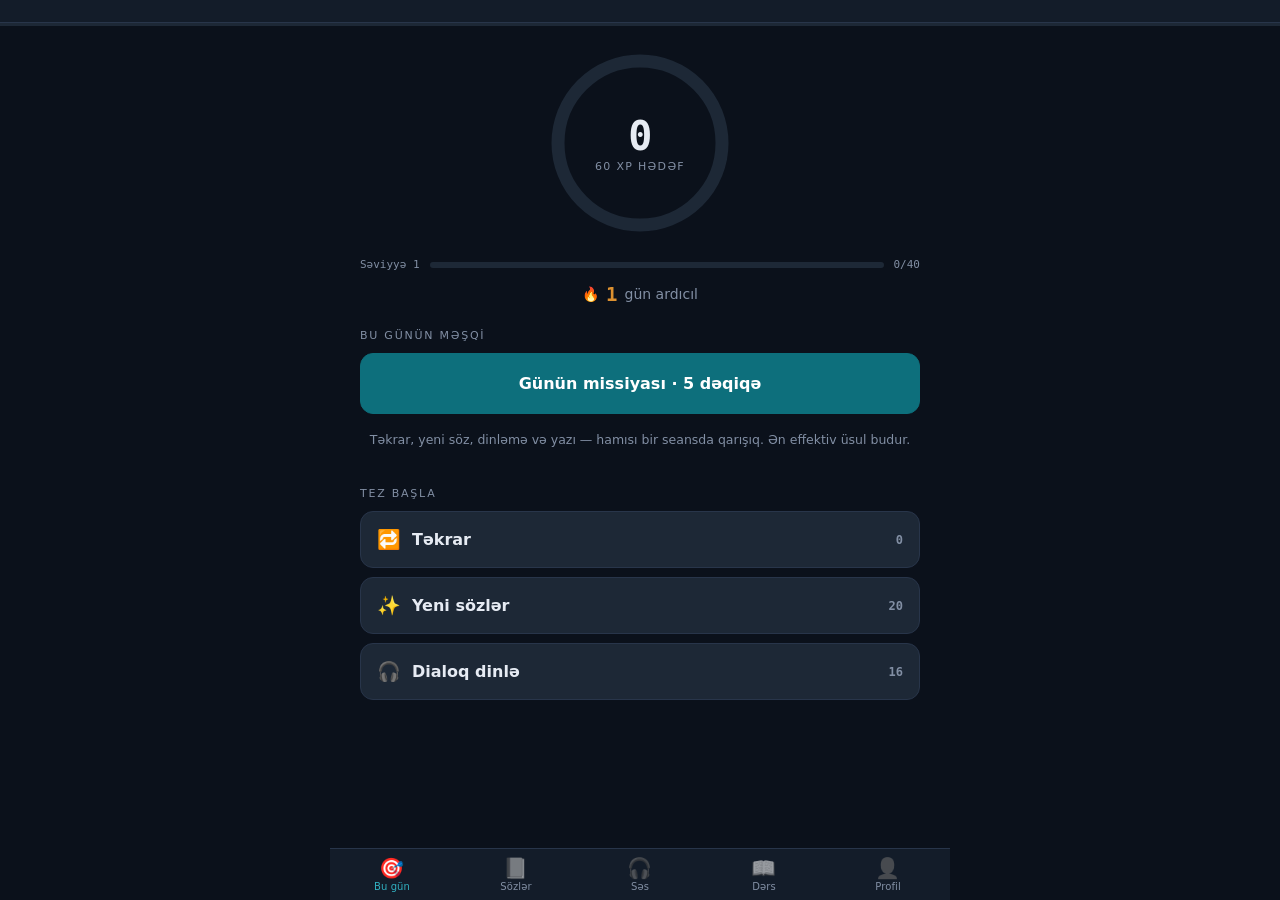
<file: index (1).html>
<!DOCTYPE html>
<html lang="az">
<head>
<meta charset="utf-8">
<meta name="viewport" content="width=device-width,initial-scale=1,viewport-fit=cover,maximum-scale=1,user-scalable=no">
<meta name="theme-color" content="#0b111b">
<meta name="apple-mobile-web-app-capable" content="yes">
<meta name="apple-mobile-web-app-status-bar-style" content="black-translucent">
<meta name="apple-mobile-web-app-title" content="İngilis">
<meta name="mobile-web-app-capable" content="yes">
<title>İngilis Dili</title>
<style>
:root{
  --ink:#0b111b; --ink-2:#131c29; --ink-3:#1d2836; --line:#28354a;
  --paper:#f7f4ec; --paper-2:#e9e4d6;
  --on-paper:#16202b; --on-paper-soft:#5b6474;
  --fg:#e6ebf3; --fg-soft:#828fa4;
  --teal:#31b0c0; --teal-deep:#0d6f7c; --teal-glow:rgba(49,176,192,.16);
  --amber:#dd9130; --moss:#4fb86e; --rose:#e8556a; --violet:#9b7bff;
  --r:16px;
  --sans:system-ui,-apple-system,"Segoe UI",Roboto,"Helvetica Neue",sans-serif;
  --serif:Georgia,"Noto Serif","Times New Roman",serif;
  --mono:ui-monospace,"SF Mono","Roboto Mono","DejaVu Sans Mono",monospace;
}
*{box-sizing:border-box;-webkit-tap-highlight-color:transparent}
html{height:100%}
body{
  height:100%;margin:0;background:var(--ink);color:var(--fg);font-family:var(--sans);
  display:flex;flex-direction:column;overscroll-behavior:none;
  -webkit-user-select:none;user-select:none;
}
button{font-family:inherit;cursor:pointer;border:0;background:none;color:inherit;font-size:inherit}

/* ---------- ust panel ---------- */
#bar{display:flex;align-items:center;gap:10px;flex:0 0 auto;
  padding:calc(env(safe-area-inset-top) + 11px) 14px 11px;
  background:var(--ink-2);border-bottom:1px solid var(--line)}
#back{font-size:15px;color:var(--fg-soft);padding:7px 9px;border-radius:9px;display:none}
#back:active{background:var(--ink-3)}
#bar h1{font-size:14px;font-weight:600;margin:0;letter-spacing:.02em;color:var(--fg-soft)}
#count{margin-left:auto;font-family:var(--mono);font-size:12px;color:var(--fg-soft)}
#prog{flex:0 0 auto;height:3px;background:var(--ink-3)}
#prog>i{display:block;height:100%;width:0;background:var(--teal);transition:width .3s ease}

/* ---------- govde ---------- */
#main{flex:1 1 auto;overflow-y:auto;-webkit-overflow-scrolling:touch;padding:18px 16px 26px;
  position:relative}
.wrap{min-height:100%;display:flex;flex-direction:column;justify-content:center}
.wrap.top{justify-content:flex-start}
@keyframes slideIn{from{opacity:0;transform:translateY(10px)}to{opacity:1;transform:none}}
.anim{animation:slideIn .22s ease both}

/* ---------- alt panel ---------- */
#foot{flex:0 0 auto;padding:12px 16px calc(env(safe-area-inset-bottom) + 13px);
  background:var(--ink-2);border-top:1px solid var(--line);display:none}
#tabs{flex:0 0 auto;display:flex;background:var(--ink-2);border-top:1px solid var(--line);
  padding-bottom:env(safe-area-inset-bottom)}
#tabs button{flex:1;padding:9px 2px 8px;display:flex;flex-direction:column;align-items:center;
  gap:3px;color:var(--fg-soft);font-size:10px;letter-spacing:.01em}
#tabs button s{font-size:20px;line-height:1;text-decoration:none;filter:grayscale(1) opacity(.6)}
#tabs button.on{color:var(--teal)}
#tabs button.on s{filter:none}
#tabs button:active{background:var(--ink-3)}

/* ---------- kagiz kart ---------- */
.card{background:var(--paper);color:var(--on-paper);border-radius:var(--r);
  padding:30px 22px;text-align:center;
  box-shadow:0 1px 0 var(--paper-2) inset,0 12px 34px rgba(0,0,0,.45)}
.hw{font-family:var(--serif);font-size:38px;font-weight:700;line-height:1.15;
  letter-spacing:-.01em;word-break:break-word}
.hw.sm{font-size:26px}
.tel{font-family:var(--mono);font-size:16px;color:var(--teal-deep);margin-top:8px}
.tel::before{content:"[ "}.tel::after{content:" ]"}
.pos{font-size:11px;color:var(--on-paper-soft);margin-top:9px;letter-spacing:.14em;text-transform:uppercase}
.rule{height:1px;background:var(--paper-2);margin:18px -22px}
.az{font-size:22px;font-weight:600;color:var(--amber);line-height:1.35;word-break:break-word}
.ex{font-family:var(--serif);font-style:italic;font-size:15px;color:var(--on-paper-soft);
  margin-top:14px;line-height:1.5}
.spk{display:inline-flex;align-items:center;justify-content:center;width:40px;height:40px;
  border-radius:50%;margin-top:15px;background:var(--paper-2);color:var(--teal-deep);font-size:18px}
.spk:active{transform:scale(.9)}

/* ---------- duymeler ---------- */
.btn{display:block;width:100%;padding:16px;border-radius:13px;background:var(--ink-3);
  color:var(--fg);font-size:16px;font-weight:600;text-align:center;border:1px solid var(--line)}
.btn:active{transform:scale(.985);background:var(--line)}
.btn.go{background:var(--teal-deep);border-color:var(--teal-deep);color:#fff}
.btn.ghost{background:transparent}
.btn.sm{padding:12px;font-size:13px;font-weight:500;color:var(--fg-soft)}
.row{display:flex;gap:9px}
.row>*{flex:1}
.menu{display:grid;gap:9px}
.menu .btn{text-align:left;display:flex;justify-content:space-between;align-items:center;gap:10px}
.menu .btn u{text-decoration:none;display:flex;align-items:center;gap:11px}
.menu .btn s{text-decoration:none;font-size:19px}
.menu .btn i{font-style:normal;font-family:var(--mono);font-size:12px;color:var(--fg-soft)}
.opt{display:flex;align-items:center;gap:12px;width:100%;padding:15px 16px;border-radius:12px;
  background:var(--ink-2);border:1px solid var(--line);color:var(--fg);font-size:16px;
  margin-bottom:9px;line-height:1.35}
.opt b{font-family:var(--mono);font-size:12px;color:var(--fg-soft);flex:0 0 auto}
.opt span{flex:1;text-align:left}
.opt:active{background:var(--ink-3)}
.opt.ok{border-color:var(--moss);background:rgba(79,184,110,.15)}
.opt.no{border-color:var(--rose);background:rgba(232,85,106,.15)}
.grades{display:grid;grid-template-columns:1fr 1fr;gap:9px}
.grades .btn{padding:15px 8px;font-size:15px}
.g0{color:var(--rose)}.g3{color:var(--amber)}.g4{color:var(--teal)}.g5{color:var(--moss)}
input[type=text]{width:100%;padding:16px;border-radius:12px;background:var(--ink-2);
  border:1px solid var(--line);color:var(--fg);font-size:19px;text-align:center;
  font-family:var(--serif);outline:none}
input[type=text]:focus{border-color:var(--teal)}

/* ---------- bu gun: halqa ---------- */
.ring{position:relative;width:190px;height:190px;margin:4px auto 6px}
.ring svg{transform:rotate(-90deg)}
.ring .bg{stroke:var(--ink-3)}
.ring .fg{stroke:var(--teal);stroke-linecap:round;transition:stroke-dashoffset .7s ease}
.ring .in{position:absolute;inset:0;display:flex;flex-direction:column;align-items:center;
  justify-content:center;gap:1px}
.ring .in b{font-family:var(--mono);font-size:40px;font-weight:700;letter-spacing:-.02em}
.ring .in s{text-decoration:none;font-size:11px;color:var(--fg-soft);letter-spacing:.12em;
  text-transform:uppercase}
.ring.done .fg{stroke:var(--moss)}
.ring.done .in b{color:var(--moss)}
.lvbar{display:flex;align-items:center;gap:10px;margin:14px 0 0}
.lvbar span{font-family:var(--mono);font-size:11px;color:var(--fg-soft);flex:0 0 auto}
.lvbar div{flex:1;height:6px;background:var(--ink-3);border-radius:3px;overflow:hidden}
.lvbar div i{display:block;height:100%;background:var(--violet);border-radius:3px;transition:width .5s}
.streak{display:flex;align-items:center;justify-content:center;gap:7px;margin-top:12px;
  font-size:14px;color:var(--fg-soft)}
.streak b{font-family:var(--mono);font-size:19px;color:var(--amber)}

/* ---------- kicik plitkeler ---------- */
.tiles{display:grid;grid-template-columns:repeat(3,1fr);gap:9px}
.tile{background:var(--ink-2);border:1px solid var(--line);border-radius:13px;padding:13px 5px;
  text-align:center}
.tile b{display:block;font-family:var(--mono);font-size:20px;font-weight:700}
.tile s{display:block;font-size:10px;color:var(--fg-soft);text-decoration:none;margin-top:3px}

/* ---------- bolme basligi ---------- */
.sect{font-size:11px;letter-spacing:.16em;text-transform:uppercase;color:var(--fg-soft);
  margin:24px 0 11px}
.sect:first-child{margin-top:4px}

/* ---------- dialoq ---------- */
.dl{display:flex;flex-direction:column;gap:9px}
.line{max-width:88%;padding:12px 14px;border-radius:15px;line-height:1.4}
.line.a{align-self:flex-start;background:var(--ink-2);border:1px solid var(--line);
  border-bottom-left-radius:5px}
.line.b{align-self:flex-end;background:var(--teal-glow);border:1px solid var(--teal-deep);
  border-bottom-right-radius:5px}
.line b{display:block;font-family:var(--serif);font-size:16px;font-weight:600}
.line i{display:block;font-style:normal;font-size:13px;color:var(--fg-soft);margin-top:4px}
.line.hi{box-shadow:0 0 0 2px var(--teal)}
.line.mute i{display:none}
.who{font-family:var(--mono);font-size:9px;color:var(--fg-soft);letter-spacing:.1em;
  margin-bottom:3px;text-transform:uppercase}

/* ---------- kolge / audio ---------- */
.sh{background:var(--paper);color:var(--on-paper);border-radius:var(--r);padding:26px 20px;
  text-align:center;box-shadow:0 12px 34px rgba(0,0,0,.45)}
.sh b{display:block;font-family:var(--serif);font-size:23px;line-height:1.35;font-weight:700}
.sh i{display:block;font-style:normal;font-size:14px;color:var(--on-paper-soft);
  margin-top:12px;line-height:1.45}
.spd{display:flex;gap:7px;margin:14px 0 0}
.spd button{flex:1;padding:11px 4px;border-radius:10px;background:var(--ink-2);
  border:1px solid var(--line);color:var(--fg-soft);font-size:13px}
.spd button.on{background:var(--teal-deep);border-color:var(--teal-deep);color:#fff;font-weight:600}
.play{display:flex;align-items:center;justify-content:center;gap:10px;width:100%;padding:18px;
  border-radius:13px;background:var(--teal-deep);color:#fff;font-size:17px;font-weight:700;margin-top:14px}
.play:active{transform:scale(.985)}
.play.pulse{animation:pulse 1.1s ease infinite}
@keyframes pulse{0%,100%{box-shadow:0 0 0 0 var(--teal-glow)}50%{box-shadow:0 0 0 12px transparent}}
.reps{font-family:var(--mono);font-size:12px;color:var(--fg-soft);text-align:center;margin-top:11px}
.dots{display:flex;gap:5px;justify-content:center;margin-top:10px}
.dots i{width:7px;height:7px;border-radius:50%;background:var(--ink-3)}
.dots i.on{background:var(--teal)}
.sh.long b{font-size:19px;line-height:1.5}
.tmr{font-family:var(--mono);font-size:52px;font-weight:700;text-align:center;color:var(--teal);
  letter-spacing:-.02em;margin:8px 0}
.tmr.run{color:var(--amber)}
.scaf{background:var(--ink-2);border:1px solid var(--line);border-radius:12px;padding:12px 14px;
  margin-bottom:7px}
.scaf b{display:block;font-family:var(--serif);font-size:16px;line-height:1.35}
.scaf i{display:block;font-style:normal;font-size:13px;color:var(--fg-soft);margin-top:3px}
.scaf button{float:right;color:var(--teal);font-size:15px;margin-left:8px}

/* ---------- bosluq doldurma ---------- */
.cloze{background:var(--paper);color:var(--on-paper);border-radius:var(--r);padding:28px 20px;
  text-align:center;box-shadow:0 12px 34px rgba(0,0,0,.45)}
.cloze b{font-family:var(--serif);font-size:21px;line-height:1.55;font-weight:400}
.gap{display:inline-block;min-width:76px;border-bottom:2.5px solid var(--teal-deep);
  color:var(--teal-deep);font-weight:700}
.cloze i{display:block;font-style:normal;font-size:13px;color:var(--on-paper-soft);margin-top:16px}
.cloze i::before{content:"ipucu · ";letter-spacing:.1em;text-transform:uppercase;font-size:10px}

/* ---------- qrammatika ---------- */
.lvl{font-family:var(--mono);font-size:10px;letter-spacing:.1em;color:var(--teal);
  border:1px solid var(--teal-deep);border-radius:5px;padding:2px 6px;flex:0 0 auto}
.les{display:flex;align-items:center;gap:11px;width:100%;padding:14px;border-radius:12px;
  background:var(--ink-2);border:1px solid var(--line);margin-bottom:8px;text-align:left}
.les:active{background:var(--ink-3)}
.les n{font-family:var(--mono);font-size:12px;color:var(--fg-soft);flex:0 0 22px;font-style:normal}
.les span{flex:1;font-size:15px;font-weight:600;line-height:1.3}
.les em{font-style:normal;font-size:11px;color:var(--fg-soft);font-family:var(--mono)}
.les.read{border-color:var(--teal-deep)}
.les.read n{color:var(--teal)}
.gh{font-family:var(--serif);font-size:19px;font-weight:700;margin:26px 0 10px;
  padding-bottom:7px;border-bottom:1px solid var(--line)}
.gh:first-child{margin-top:0}
.gp{font-size:15px;line-height:1.65;margin:0 0 13px}
.gf{font-family:var(--mono);font-size:13px;line-height:1.7;background:var(--ink-2);
  border-left:3px solid var(--teal);border-radius:0 9px 9px 0;padding:11px 14px;margin:0 0 9px;
  -webkit-user-select:text;user-select:text;overflow-x:auto;white-space:pre-wrap}
.ge{background:var(--paper);border-radius:11px;padding:12px 14px;margin:0 0 8px}
.ge b{display:block;font-family:var(--serif);font-size:16px;color:var(--on-paper);line-height:1.4}
.ge i{display:block;font-style:normal;font-size:14px;color:var(--on-paper-soft);margin-top:4px}
.ge button{float:right;color:var(--teal-deep);font-size:15px;margin:-2px 0 0 8px}
.gx{display:flex;flex-direction:column;gap:5px;background:var(--ink-2);border-radius:11px;
  padding:11px 13px;margin:0 0 8px;font-size:14px;line-height:1.4}
.gx u{text-decoration:none;color:var(--rose)}
.gx v{color:var(--moss)}
.gx u::before{content:"✗  ";font-family:var(--mono)}
.gx v::before{content:"✓  ";font-family:var(--mono)}
.gw{font-size:14px;line-height:1.6;background:rgba(221,145,48,.12);
  border:1px solid rgba(221,145,48,.35);border-radius:11px;padding:12px 14px;margin:0 0 12px}
.gw::before{content:"Diqqət";display:block;font-size:10px;letter-spacing:.14em;
  text-transform:uppercase;color:var(--amber);margin-bottom:5px}
.qz{background:var(--ink-2);border:1px solid var(--line);border-radius:12px;padding:15px;margin-bottom:10px}
.qz p{margin:0 0 11px;font-size:15px;font-weight:600;line-height:1.4}
.qo{display:block;width:100%;padding:11px 13px;border-radius:9px;background:var(--ink-3);
  color:var(--fg);font-size:14px;text-align:left;margin-bottom:6px;line-height:1.35}
.qo.ok{background:rgba(79,184,110,.18);color:var(--moss)}
.qo.no{background:rgba(232,85,106,.18);color:var(--rose)}
.qz p.qw{font-size:13px;font-weight:400;color:var(--fg-soft);line-height:1.55;margin:9px 0 0}

/* ---------- profil ---------- */
.prow{display:flex;justify-content:space-between;font-size:14px;margin-bottom:5px}
.prow s{text-decoration:none;font-family:var(--mono);font-size:12px;color:var(--fg-soft)}
.pbar{height:5px;background:var(--ink-3);border-radius:3px;overflow:hidden;margin-bottom:13px}
.pbar>i{display:block;height:100%;background:var(--teal)}
.hard{display:flex;gap:10px;font-size:14px;padding:9px 0;border-bottom:1px solid var(--ink-3)}
.hard u{text-decoration:none;font-family:var(--mono);color:var(--rose);font-size:12px}
.hard em{font-style:normal;color:var(--fg-soft)}
.heat{display:grid;grid-template-columns:repeat(14,1fr);gap:3px;margin-bottom:8px}
.heat i{aspect-ratio:1;border-radius:2px;background:var(--ink-3)}
.heat i.l1{background:rgba(49,176,192,.3)}
.heat i.l2{background:rgba(49,176,192,.58)}
.heat i.l3{background:var(--teal)}
.ach{display:flex;align-items:center;gap:12px;background:var(--ink-2);border:1px solid var(--line);
  border-radius:12px;padding:12px 14px;margin-bottom:7px;opacity:.42}
.ach.got{opacity:1;border-color:var(--teal-deep)}
.ach s{text-decoration:none;font-size:24px;flex:0 0 auto;filter:grayscale(1)}
.ach.got s{filter:none}
.ach div{flex:1}
.ach b{display:block;font-size:14px;font-weight:600}
.ach i{display:block;font-style:normal;font-size:12px;color:var(--fg-soft);margin-top:2px}
textarea{width:100%;height:110px;background:var(--ink-2);color:var(--fg);border:1px solid var(--line);
  border-radius:11px;padding:10px;font-family:var(--mono);font-size:11px;
  -webkit-user-select:text;user-select:text}

/* ---------- netice ---------- */
.done{text-align:center;padding:24px 0}
.done .big{font-family:var(--mono);font-size:44px;font-weight:700;color:var(--teal)}
.done h3{font-family:var(--serif);font-size:21px;margin:12px 0 6px}
.done p{color:var(--fg-soft);font-size:14px;margin:0;line-height:1.6}
.xp{display:inline-block;font-family:var(--mono);font-size:15px;color:var(--violet);
  background:rgba(155,123,255,.14);border:1px solid rgba(155,123,255,.4);
  border-radius:20px;padding:6px 16px;margin-top:16px}
.feed{text-align:center;font-size:15px;font-weight:600;margin:14px 0 10px}
.note{font-size:12.5px;color:var(--fg-soft);text-align:center;line-height:1.65;margin-top:16px}
.note.l{text-align:left}
.empty{text-align:center;color:var(--fg-soft);font-size:14px;padding:40px 20px;line-height:1.6}
.hit{background:var(--ink-2);border:1px solid var(--line);border-radius:12px;padding:12px 14px;
  margin-bottom:8px}
.hit b{font-family:var(--serif);font-size:17px}
.hit u{text-decoration:none;font-family:var(--mono);font-size:12px;color:var(--teal);margin-left:8px}
.hit p{margin:4px 0 0;color:var(--amber);font-size:14px}
.hit small{color:var(--fg-soft);font-size:11px}
.mtd{background:var(--ink-2);border-left:3px solid var(--teal);border-radius:0 12px 12px 0;
  padding:14px 16px;margin-bottom:11px}
.mtd b{display:block;font-family:var(--serif);font-size:17px;margin-bottom:7px}
.mtd p{margin:0 0 8px;font-size:14px;line-height:1.6}
.mtd p:last-child{margin:0}
.mtd em{font-style:normal;color:var(--amber)}
.toast{position:fixed;left:50%;transform:translateX(-50%);top:calc(env(safe-area-inset-top) + 62px);background:var(--ink-3);
  border:1px solid var(--teal-deep);color:var(--fg);padding:11px 20px;border-radius:24px;
  font-size:14px;z-index:99;animation:slideIn .25s ease both;box-shadow:0 8px 24px rgba(0,0,0,.5)}
@media(min-width:620px){
  #main{padding-left:calc(50% - 280px);padding-right:calc(50% - 280px)}
  #foot>div,#tabs{max-width:620px;margin:0 auto;width:100%}
  .hw{font-size:44px}
}
@media(prefers-reduced-motion:reduce){*{animation:none!important;transition:none!important}}
</style>
</head>
<body>
<div id="bar"><button id="back">‹ Geri</button><h1 id="title"></h1><span id="count"></span></div>
<div id="prog"><i id="progi"></i></div>
<div id="main"></div>
<div id="foot"><div id="footin"></div></div>
<div id="tabs"></div>
<script>
"use strict";
const RAW = `I|mən|pron|I am from Baku.|01_esas_sozler|ay
you|sən / siz|pron|You are right.|01_esas_sozler|yu
he|o (kişi)|pron|He works at a bank.|01_esas_sozler|hi
she|o (qadın)|pron|She is my sister.|01_esas_sozler|şi
it|o (əşya)|pron|It is very cold today.|01_esas_sozler|it
we|biz|pron|We live in Azerbaijan.|01_esas_sozler|vi
they|onlar|pron|They are my friends.|01_esas_sozler|dey
my|mənim|adj|This is my car.|01_esas_sozler|may
your|sənin / sizin|adj|Where is your office?|01_esas_sozler|yor
his|onun (kişi)|adj|His name is Samir.|01_esas_sozler|hiz
her|onun (qadın)|adj|Her phone is new.|01_esas_sozler|hör
our|bizim|adj|Our team is small.|01_esas_sozler|auır
their|onların|adj|Their house is big.|01_esas_sozler|deer
this|bu|pron|This is important.|01_esas_sozler|dis
that|o|pron|That was a good idea.|01_esas_sozler|det
these|bunlar|pron|These files are old.|01_esas_sozler|diz
those|onlar|pron|Those days were hard.|01_esas_sozler|douz
who|kim|pron|Who is calling?|01_esas_sozler|hu
what|nə|pron|What do you need?|01_esas_sozler|vot
where|harada|adv|Where do you work?|01_esas_sozler|veer
when|nə vaxt|adv|When does it start?|01_esas_sozler|ven
why|niyə|adv|Why is it slow?|01_esas_sozler|vay
how|necə|adv|How does this work?|01_esas_sozler|hau
which|hansı|pron|Which one is better?|01_esas_sozler|viç
and|və|conj|Tea and coffee.|01_esas_sozler|end
but|amma|conj|I want to, but I can't.|01_esas_sozler|bat
or|və ya|conj|Now or later?|01_esas_sozler|or
because|çünki|conj|I am late because of traffic.|01_esas_sozler|bikoz
if|əgər|conj|If you want, we can start.|01_esas_sozler|if
so|beləliklə|conj|It was late, so I went home.|01_esas_sozler|sou
also|həmçinin|adv|I also need a laptop.|01_esas_sozler|olsou
not|deyil|adv|This is not correct.|01_esas_sozler|not
yes|bəli|adv|Yes, I agree.|01_esas_sozler|yes
no|xeyr|adv|No, that is wrong.|01_esas_sozler|nou
in|-də / içində|prep|The key is in the drawer.|01_esas_sozler|in
on|üstündə|prep|The book is on the table.|01_esas_sozler|on
at|-da (nöqtə)|prep|I am at work.|01_esas_sozler|et
to|-a / -ə|prep|I go to the office.|01_esas_sozler|tu
from|-dan / -dən|prep|A message from the bank.|01_esas_sozler|from
with|ilə|prep|I work with him.|01_esas_sozler|vid
without|-sız / -siz|prep|Coffee without sugar.|01_esas_sozler|vidaut
for|üçün|prep|This is for you.|01_esas_sozler|for
of|-in / -nın|prep|The name of the file.|01_esas_sozler|ov
about|haqqında|prep|We talked about the project.|01_esas_sozler|ıbaut
under|altında|prep|The cable is under the desk.|01_esas_sozler|andır
over|üzərində|prep|The plane flew over the city.|01_esas_sozler|ouvır
between|arasında|prep|Between us.|01_esas_sozler|bitvin
near|yaxın|prep|The bank is near the metro.|01_esas_sozler|niır
after|sonra|prep|After lunch.|01_esas_sozler|aftır
before|əvvəl|prep|Before the meeting.|01_esas_sozler|bifor
during|müddətində|prep|During the test.|01_esas_sozler|dyuurinq
until|-a qədər|prep|Wait until Monday.|01_esas_sozler|antil
a|bir (qeyri-müəyyən)|art|I need a pen.|01_esas_sozler|ı
the|müəyyənlik artiklı|art|The report is ready.|01_esas_sozler|dı
some|bir qədər|det|I need some help.|01_esas_sozler|sam
any|hər hansı|det|Do you have any questions?|01_esas_sozler|eni
all|hamısı|det|All files are saved.|01_esas_sozler|ol
many|çoxlu (saylı)|det|Many people came.|01_esas_sozler|meni
much|çox (sayılmayan)|det|Not much time left.|01_esas_sozler|maç
few|az (saylı)|det|A few minutes.|01_esas_sozler|fyu
little|az (sayılmayan)|det|A little water.|01_esas_sozler|litl
more|daha çox|det|I need more time.|01_esas_sozler|mor
most|əksəriyyət|det|Most users agree.|01_esas_sozler|moust
other|digər|adj|The other option.|01_esas_sozler|adır
same|eyni|adj|The same problem again.|01_esas_sozler|seym
every|hər|det|Every day.|01_esas_sozler|evri
each|hər biri|det|Each department has a head.|01_esas_sozler|iç
both|hər ikisi|det|Both answers are right.|01_esas_sozler|bous
one|bir|num|One moment, please.|01_esas_sozler|van
two|iki|num|Two hours.|01_esas_sozler|tu
three|üç|num|Three days.|01_esas_sozler|sri
four|dörd|num|Four people.|01_esas_sozler|for
five|beş|num|Five minutes.|01_esas_sozler|fayv
six|altı|num|Six months.|01_esas_sozler|siks
seven|yeddi|num|Seven items.|01_esas_sozler|sevın
eight|səkkiz|num|Eight hours a day.|01_esas_sozler|eyt
nine|doqquz|num|Nine o'clock.|01_esas_sozler|nayn
ten|on|num|Ten percent.|01_esas_sozler|ten
hundred|yüz|num|Two hundred manats.|01_esas_sozler|handrıd
thousand|min|num|A thousand users.|01_esas_sozler|sauzınd
million|milyon|num|One million records.|01_esas_sozler|milyın
first|birinci|adj|The first step.|01_esas_sozler|först
second|ikinci|adj|The second floor.|01_esas_sozler|sekınd
last|sonuncu|adj|The last message.|01_esas_sozler|last
next|növbəti|adj|The next meeting.|01_esas_sozler|nekst
here|burada|adv|Sign here, please.|01_esas_sozler|hiır
there|orada|adv|Put it there.|01_esas_sozler|deer
now|indi|adv|I am busy now.|01_esas_sozler|nau
then|sonra|adv|Then we can talk.|01_esas_sozler|den
today|bu gün|adv|Today is Monday.|01_esas_sozler|tıdey
tomorrow|sabah|adv|See you tomorrow.|01_esas_sozler|tımorou
yesterday|dünən|adv|I called you yesterday.|01_esas_sozler|yestırdey
always|həmişə|adv|I always check the logs.|01_esas_sozler|olveyz
never|heç vaxt|adv|I never skip backups.|01_esas_sozler|nevır
often|tez-tez|adv|It often fails.|01_esas_sozler|ofın
sometimes|bəzən|adv|Sometimes it is slow.|01_esas_sozler|samtaymz
usually|adətən|adv|I usually start at nine.|01_esas_sozler|yujuıli
again|yenidən|adv|Try again.|01_esas_sozler|ıgeyn
still|hələ də|adv|It is still running.|01_esas_sozler|stil
already|artıq|adv|I already sent it.|01_esas_sozler|olredi
yet|hələ|adv|Not ready yet.|01_esas_sozler|yet
soon|tezliklə|adv|I will call you soon.|01_esas_sozler|sun
very|çox|adv|Very important.|01_esas_sozler|veri
too|həddindən artıq|adv|Too expensive.|01_esas_sozler|tu
enough|kifayət qədər|adv|That is enough.|01_esas_sozler|inaf
only|yalnız|adv|Only two people know.|01_esas_sozler|ounli
just|elə indicə / sadəcə|adv|I just finished.|01_esas_sozler|cast
maybe|bəlkə|adv|Maybe tomorrow.|01_esas_sozler|meybi
please|zəhmət olmasa|adv|Please wait.|01_esas_sozler|pliz
thanks|təşəkkür|n|Thanks for your help.|01_esas_sozler|senks
sorry|üzr istəyirəm|adj|Sorry, I am late.|01_esas_sozler|sori
be|olmaq|v|I want to be ready.|02_feller|bi
have|malik olmaq|v|I have two meetings.|02_feller|hev
do|etmək|v|What do you do?|02_feller|du
say|demək|v|Say it again.|02_feller|sey
go|getmək|v|I go to work by car.|02_feller|gou
get|almaq / əldə etmək|v|I get an email every hour.|02_feller|get
make|düzəltmək|v|Make a copy of this.|02_feller|meyk
know|bilmək|v|I know the answer.|02_feller|nou
think|düşünmək|v|I think it is fine.|02_feller|sink
take|götürmək|v|Take this file.|02_feller|teyk
see|görmək|v|I see the problem.|02_feller|si
come|gəlmək|v|Come to my office.|02_feller|kam
want|istəmək|v|I want to learn English.|02_feller|vont
use|istifadə etmək|v|Use a strong password.|02_feller|yuz
find|tapmaq|v|I can't find the file.|02_feller|faynd
give|vermək|v|Give me five minutes.|02_feller|giv
tell|demək / danışmaq|v|Tell me what happened.|02_feller|tel
work|işləmək|v|The system works well.|02_feller|vörk
call|zəng etmək|v|Call me later.|02_feller|kol
try|cəhd etmək|v|Try to restart it.|02_feller|tray
ask|soruşmaq|v|Ask the manager.|02_feller|ask
need|ehtiyacı olmaq|v|We need more space.|02_feller|nid
feel|hiss etmək|v|I feel tired.|02_feller|fil
become|olmaq / çevrilmək|v|It became a big problem.|02_feller|bikam
leave|tərk etmək|v|I leave at six.|02_feller|liv
put|qoymaq|v|Put it on the server.|02_feller|put
mean|mənasını vermək|v|What does this mean?|02_feller|min
keep|saxlamaq|v|Keep the logs for a year.|02_feller|kip
let|icazə vermək|v|Let me check.|02_feller|let
begin|başlamaq|v|The test begins on Monday.|02_feller|bigin
start|başlamaq|v|Start the service.|02_feller|start
stop|dayandırmaq|v|Stop the process.|02_feller|stop
finish|bitirmək|v|I finished the report.|02_feller|finiş
help|kömək etmək|v|Can you help me?|02_feller|help
talk|danışmaq|v|We need to talk.|02_feller|tok
turn|çevirmək / döndərmək|v|Turn off the machine.|02_feller|törn
show|göstərmək|v|Show me the error.|02_feller|şou
hear|eşitmək|v|I hear you.|02_feller|hiır
play|oynamaq|v|I play football on Sunday.|02_feller|pley
run|qaçmaq / işlətmək|v|Run this command.|02_feller|ran
move|hərəkət etmək|v|Move the file to backup.|02_feller|muv
live|yaşamaq|v|I live in Baku.|02_feller|liv
believe|inanmaq|v|I believe it will work.|02_feller|biliv
bring|gətirmək|v|Bring your laptop.|02_feller|brinq
happen|baş vermək|v|What happened?|02_feller|hepın
write|yazmaq|v|Write it down.|02_feller|rayt
read|oxumaq|v|Read the manual.|02_feller|rid
sit|oturmaq|v|Please sit down.|02_feller|sit
stand|dayanmaq|v|Stand here.|02_feller|stend
lose|itirmək|v|Don't lose the key.|02_feller|luz
pay|ödəmək|v|I pay by card.|02_feller|pey
meet|görüşmək|v|Let's meet at ten.|02_feller|mit
include|daxil etmək|v|The price includes tax.|02_feller|inklud
continue|davam etmək|v|Continue the installation.|02_feller|kıntinyu
set|qurmaq / təyin etmək|v|Set a new password.|02_feller|set
learn|öyrənmək|v|I learn English every day.|02_feller|lörn
change|dəyişmək|v|Change the settings.|02_feller|çeync
lead|rəhbərlik etmək|v|He leads the IT team.|02_feller|lid
understand|başa düşmək|v|I don't understand.|02_feller|andırstend
watch|izləmək|v|Watch the traffic.|02_feller|voç
follow|izləmək / riayət etmək|v|Follow the procedure.|02_feller|folou
create|yaratmaq|v|Create a new user.|02_feller|krieyt
speak|danışmaq|v|I speak a little English.|02_feller|spik
spend|xərcləmək|v|We spend too much time on this.|02_feller|spend
grow|böyümək|v|The company is growing.|02_feller|grou
open|açmaq|v|Open the file.|02_feller|oupın
close|bağlamaq|v|Close the port.|02_feller|klouz
walk|gəzmək|v|I walk to work.|02_feller|vok
win|udmaq|v|Our team won.|02_feller|vin
teach|öyrətmək|v|She teaches English.|02_feller|tiç
offer|təklif etmək|v|They offered a good price.|02_feller|ofır
remember|xatırlamaq|v|Remember to save it.|02_feller|rimembır
forget|unutmaq|v|Don't forget the meeting.|02_feller|fıget
consider|nəzərə almaq|v|Consider the risk.|02_feller|kınsidır
appear|görünmək|v|An error appears here.|02_feller|ıpiır
buy|almaq (satın)|v|I want to buy a car.|02_feller|bay
sell|satmaq|v|They sell software.|02_feller|sel
serve|xidmət etmək|v|This server serves 200 users.|02_feller|sörv
send|göndərmək|v|Send me the report.|02_feller|send
receive|almaq (qəbul)|v|I received your email.|02_feller|risiv
build|qurmaq / tikmək|v|We build our own tools.|02_feller|bild
stay|qalmaq|v|Stay online.|02_feller|stey
fall|düşmək|v|Prices fell last month.|02_feller|fol
cut|kəsmək|v|Cut the cable.|02_feller|kat
reach|çatmaq|v|We reached the target.|02_feller|riç
kill|öldürmək / dayandırmaq|v|Kill the process.|02_feller|kil
raise|qaldırmaq|v|Raise a ticket.|02_feller|reyz
pass|keçmək|v|I passed the exam.|02_feller|pas
decide|qərar vermək|v|We decided to wait.|02_feller|disayd
return|qayıtmaq|v|I return at five.|02_feller|ritörn
explain|izah etmək|v|Explain the error to me.|02_feller|ikspleyn
hope|ümid etmək|v|I hope it works.|02_feller|houp
develop|inkişaf etdirmək|v|We develop our own software.|02_feller|divelıp
carry|daşımaq|v|Carry the box.|02_feller|keri
break|sındırmaq|v|Don't break the link.|02_feller|breyk
receive|qəbul etmək|v|We receive daily reports.|02_feller|risiv
agree|razılaşmaq|v|I agree with you.|02_feller|ıgri
support|dəstəkləmək|v|We support 200 users.|02_feller|sıport
hit|vurmaq|v|Hit Enter.|02_feller|hit
produce|istehsal etmək|v|The tool produces a report.|02_feller|prıdyus
eat|yemək|v|I eat lunch at one.|02_feller|it
drink|içmək|v|I drink tea in the morning.|02_feller|drinq
cover|örtmək / əhatə etmək|v|The policy covers all users.|02_feller|kavır
catch|tutmaq|v|Catch the error early.|02_feller|keç
draw|çəkmək (rəsm)|v|Draw a diagram.|02_feller|dro
choose|seçmək|v|Choose an option.|02_feller|çuz
cause|səbəb olmaq|v|This causes a delay.|02_feller|koz
allow|icazə vermək|v|Allow port 443.|02_feller|ılau
add|əlavə etmək|v|Add a new rule.|02_feller|ed
check|yoxlamaq|v|Check the logs.|02_feller|çek
save|yadda saxlamaq|v|Save your work.|02_feller|seyv
delete|silmək|v|Delete the old files.|02_feller|dilit
fix|düzəltmək|v|Fix the bug.|02_feller|fiks
install|quraşdırmaq|v|Install the update.|02_feller|instol
update|yeniləmək|v|Update the firmware.|02_feller|apdeyt
test|sınaqdan keçirmək|v|Test it before Friday.|02_feller|test
prepare|hazırlamaq|v|Prepare the report.|02_feller|pripeer
manage|idarə etmək|v|I manage the IT department.|02_feller|menic
control|nəzarət etmək|v|Control the access.|02_feller|kıntroul
protect|qorumaq|v|Protect the data.|02_feller|prıtekt
prevent|qarşısını almaq|v|Prevent unauthorized access.|02_feller|privent
report|hesabat vermək|v|Report the incident.|02_feller|riport
solve|həll etmək|v|Solve the problem.|02_feller|solv
improve|təkmilləşdirmək|v|Improve performance.|02_feller|impruv
increase|artırmaq|v|Increase the limit.|02_feller|inkris
reduce|azaltmaq|v|Reduce the cost.|02_feller|ridyus
compare|müqayisə etmək|v|Compare both options.|02_feller|kımpeer
avoid|qaçınmaq|v|Avoid weak passwords.|02_feller|ıvoyd
suggest|təklif etmək|v|I suggest another way.|02_feller|sıcest
confirm|təsdiq etmək|v|Please confirm the order.|02_feller|kınförm
approve|təsdiqləmək|v|The manager approved it.|02_feller|ıpruv
require|tələb etmək|v|This requires admin rights.|02_feller|rikvayır
provide|təmin etmək|v|We provide support.|02_feller|prıvayd
share|paylaşmaq|v|Share the folder.|02_feller|şeer
join|qoşulmaq|v|Join the meeting.|02_feller|coyn
wait|gözləmək|v|Wait a moment.|02_feller|veyt
sleep|yatmaq|v|I sleep six hours.|02_feller|slip
wake up|oyanmaq|phr v|I wake up at seven.|02_feller|veyk ap
drive|sürmək|v|I drive to work.|02_feller|drayv
fly|uçmaq|v|We fly to Istanbul.|02_feller|flay
travel|səyahət etmək|v|I travel twice a year.|02_feller|trevıl
visit|ziyarət etmək|v|Visit our office.|02_feller|vizit
wear|geyinmək|v|I wear a suit at work.|02_feller|veer
cook|bişirmək|v|I cook on weekends.|02_feller|kuk
clean|təmizləmək|v|Clean the desk.|02_feller|klin
wash|yumaq|v|Wash your hands.|02_feller|voş
buy|almaq|v|Buy a new monitor.|02_feller|bay
count|saymaq|v|Count the records.|02_feller|kaunt
measure|ölçmək|v|Measure the speed.|02_feller|mejır
plan|planlaşdırmaq|v|Plan the migration.|02_feller|plen
apply|müraciət etmək / tətbiq etmək|v|Apply the changes.|02_feller|ıplay
accept|qəbul etmək|v|Accept the terms.|02_feller|ıksept
refuse|imtina etmək|v|He refused the offer.|02_feller|rifyuz
worry|narahat olmaq|v|Don't worry about it.|02_feller|vari
enjoy|zövq almaq|v|I enjoy my work.|02_feller|incoy
good|yaxşı|adj|This is a good idea.|03_sifet_zerf|gud
bad|pis|adj|A bad connection.|03_sifet_zerf|bed
new|yeni|adj|A new server.|03_sifet_zerf|nyu
old|köhnə|adj|An old version.|03_sifet_zerf|ould
big|böyük|adj|A big problem.|03_sifet_zerf|big
small|kiçik|adj|A small bank.|03_sifet_zerf|smol
large|geniş / iri|adj|A large database.|03_sifet_zerf|larc
long|uzun|adj|A long process.|03_sifet_zerf|lonq
short|qısa|adj|A short break.|03_sifet_zerf|şort
high|yüksək|adj|High risk.|03_sifet_zerf|hay
low|aşağı|adj|Low priority.|03_sifet_zerf|lou
easy|asan|adj|That was easy.|03_sifet_zerf|izi
hard|çətin|adj|A hard question.|03_sifet_zerf|hard
difficult|çətin|adj|A difficult task.|03_sifet_zerf|difikılt
simple|sadə|adj|Keep it simple.|03_sifet_zerf|simpıl
important|vacib|adj|This is important.|03_sifet_zerf|importınt
different|fərqli|adj|A different approach.|03_sifet_zerf|difrınt
right|düzgün|adj|The right answer.|03_sifet_zerf|rayt
wrong|səhv|adj|The wrong password.|03_sifet_zerf|ronq
true|doğru|adj|Is that true?|03_sifet_zerf|tru
false|yanlış|adj|A false alarm.|03_sifet_zerf|fols
early|erkən|adj|An early meeting.|03_sifet_zerf|örli
late|gec|adj|I am late.|03_sifet_zerf|leyt
fast|sürətli|adj|A fast network.|03_sifet_zerf|fast
slow|yavaş|adj|The system is slow.|03_sifet_zerf|slou
quick|cəld|adj|A quick fix.|03_sifet_zerf|kvik
strong|güclü|adj|A strong password.|03_sifet_zerf|stronq
weak|zəif|adj|A weak signal.|03_sifet_zerf|vik
safe|təhlükəsiz|adj|The data is safe.|03_sifet_zerf|seyf
dangerous|təhlükəli|adj|A dangerous setting.|03_sifet_zerf|deyncırıs
free|pulsuz / azad|adj|Free of charge.|03_sifet_zerf|fri
busy|məşğul|adj|I am busy today.|03_sifet_zerf|bizi
ready|hazır|adj|The report is ready.|03_sifet_zerf|redi
sure|əmin|adj|Are you sure?|03_sifet_zerf|şuır
possible|mümkün|adj|Is it possible?|03_sifet_zerf|posıbıl
impossible|qeyri-mümkün|adj|That is impossible.|03_sifet_zerf|imposıbıl
necessary|zəruri|adj|It is necessary.|03_sifet_zerf|nesıseri
available|mövcud|adj|The server is available.|03_sifet_zerf|ıveylıbıl
clear|aydın|adj|Is that clear?|03_sifet_zerf|kliır
full|dolu|adj|The disk is full.|03_sifet_zerf|ful
empty|boş|adj|An empty folder.|03_sifet_zerf|empti
open|açıq|adj|The port is open.|03_sifet_zerf|oupın
closed|bağlı|adj|The office is closed.|03_sifet_zerf|klouzd
clean|təmiz|adj|A clean install.|03_sifet_zerf|klin
dirty|çirkli|adj|Dirty data.|03_sifet_zerf|dörti
expensive|bahalı|adj|Too expensive.|03_sifet_zerf|ikspensiv
cheap|ucuz|adj|A cheap solution.|03_sifet_zerf|çip
rich|varlı|adj|A rich country.|03_sifet_zerf|riç
poor|kasıb / zəif|adj|Poor performance.|03_sifet_zerf|puır
happy|xoşbəxt|adj|I am happy with it.|03_sifet_zerf|hepi
sad|kədərli|adj|A sad story.|03_sifet_zerf|sed
angry|əsəbi|adj|The client is angry.|03_sifet_zerf|engri
tired|yorğun|adj|I am tired.|03_sifet_zerf|tayırd
afraid|qorxan|adj|I am afraid of losing data.|03_sifet_zerf|ıfreyd
young|gənc|adj|A young team.|03_sifet_zerf|yanq
beautiful|gözəl|adj|A beautiful photo.|03_sifet_zerf|byutıful
ugly|çirkin|adj|An ugly interface.|03_sifet_zerf|agli
hot|isti|adj|Hot weather.|03_sifet_zerf|hot
cold|soyuq|adj|A cold room.|03_sifet_zerf|kould
warm|ilıq|adj|Warm water.|03_sifet_zerf|vorm
dry|quru|adj|Keep it dry.|03_sifet_zerf|dray
wet|yaş|adj|The floor is wet.|03_sifet_zerf|vet
heavy|ağır|adj|A heavy load.|03_sifet_zerf|hevi
light|yüngül / işıqlı|adj|A light task.|03_sifet_zerf|layt
dark|qaranlıq|adj|A dark room.|03_sifet_zerf|dark
bright|parlaq|adj|A bright screen.|03_sifet_zerf|brayt
deep|dərin|adj|A deep analysis.|03_sifet_zerf|dip
wide|geniş|adj|A wide range.|03_sifet_zerf|vayd
narrow|dar|adj|A narrow street.|03_sifet_zerf|nerou
thick|qalın|adj|A thick cable.|03_sifet_zerf|sik
thin|nazik|adj|A thin layer.|03_sifet_zerf|sin
loud|səsli|adj|A loud noise.|03_sifet_zerf|laud
quiet|sakit|adj|A quiet office.|03_sifet_zerf|kvayıt
famous|məşhur|adj|A famous bank.|03_sifet_zerf|feymıs
serious|ciddi|adj|A serious issue.|03_sifet_zerf|siriıs
funny|gülməli|adj|A funny mistake.|03_sifet_zerf|fani
interesting|maraqlı|adj|An interesting project.|03_sifet_zerf|intrestinq
boring|darıxdırıcı|adj|A boring meeting.|03_sifet_zerf|borinq
useful|faydalı|adj|A useful tool.|03_sifet_zerf|yusful
useless|faydasız|adj|A useless report.|03_sifet_zerf|yuslıs
correct|düzgün|adj|The correct value.|03_sifet_zerf|kırekt
complete|tam|adj|A complete backup.|03_sifet_zerf|kımplit
main|əsas|adj|The main problem.|03_sifet_zerf|meyn
common|ümumi / adi|adj|A common error.|03_sifet_zerf|komın
special|xüsusi|adj|A special case.|03_sifet_zerf|speşıl
public|ictimai|adj|A public IP.|03_sifet_zerf|pablik
private|şəxsi|adj|A private key.|03_sifet_zerf|prayvıt
local|yerli|adj|A local network.|03_sifet_zerf|loukıl
national|milli|adj|The national bank.|03_sifet_zerf|neşınıl
international|beynəlxalq|adj|International transfer.|03_sifet_zerf|intırneşınıl
real|real|adj|In real time.|03_sifet_zerf|riıl
final|son|adj|The final version.|03_sifet_zerf|faynıl
current|cari|adj|The current version.|03_sifet_zerf|karınt
recent|son zamanlar|adj|A recent update.|03_sifet_zerf|risınt
regular|müntəzəm|adj|Regular backups.|03_sifet_zerf|regyulır
several|bir neçə|adj|Several users complained.|03_sifet_zerf|sevrıl
enough|kifayət|adj|We have enough time.|03_sifet_zerf|inaf
almost|demək olar ki|adv|Almost done.|03_sifet_zerf|olmoust
together|birlikdə|adv|We work together.|03_sifet_zerf|tıgedır
alone|tək|adv|I work alone.|03_sifet_zerf|ıloun
quickly|tez|adv|Answer quickly.|03_sifet_zerf|kvikli
slowly|yavaş-yavaş|adv|Speak slowly.|03_sifet_zerf|slouli
carefully|diqqətlə|adv|Read it carefully.|03_sifet_zerf|keerfuli
easily|asanlıqla|adv|You can fix it easily.|03_sifet_zerf|izili
probably|çox güman|adv|It is probably a cache issue.|03_sifet_zerf|probıbli
certainly|mütləq|adv|I will certainly check.|03_sifet_zerf|sörtınli
exactly|dəqiq|adv|Exactly ten items.|03_sifet_zerf|igzektli
suddenly|qəflətən|adv|It suddenly stopped.|03_sifet_zerf|sadınli
finally|nəhayət|adv|Finally, it works.|03_sifet_zerf|faynıli
especially|xüsusilə|adv|Especially at night.|03_sifet_zerf|ispeşıli
however|lakin|adv|However, the risk is high.|03_sifet_zerf|hauevır
instead|əvəzinə|adv|Use SSH instead.|03_sifet_zerf|insted
therefore|buna görə|adv|Therefore we blocked it.|03_sifet_zerf|deerfor
actually|əslində|adv|Actually, it is fine.|03_sifet_zerf|ekçuıli
man|kişi|n|A man is waiting outside.|04_gundelik_heyat|men
woman|qadın|n|The woman is a manager.|04_gundelik_heyat|vumın
child|uşaq|n|My child is at school.|04_gundelik_heyat|çayld
family|ailə|n|I have a big family.|04_gundelik_heyat|femıli
mother|ana|n|My mother lives in Baku.|04_gundelik_heyat|madır
father|ata|n|His father is a doctor.|04_gundelik_heyat|fadır
brother|qardaş|n|I have one brother.|04_gundelik_heyat|bradır
sister|bacı|n|My sister is a teacher.|04_gundelik_heyat|sistır
son|oğul|n|My son is five.|04_gundelik_heyat|san
daughter|qız (övlad)|n|Her daughter studies English.|04_gundelik_heyat|dotır
wife|arvad|n|My wife works at a school.|04_gundelik_heyat|vayf
husband|ər|n|Her husband is an engineer.|04_gundelik_heyat|hazbınd
friend|dost|n|He is my best friend.|04_gundelik_heyat|frend
neighbour|qonşu|n|My neighbour is very quiet.|04_gundelik_heyat|neybır
person|şəxs|n|A responsible person.|04_gundelik_heyat|pörsın
people|insanlar|n|Many people use it.|04_gundelik_heyat|pipıl
name|ad|n|What is your name?|04_gundelik_heyat|neym
age|yaş|n|My age is thirty.|04_gundelik_heyat|eyc
house|ev (bina)|n|A new house.|04_gundelik_heyat|haus
home|ev (mənzil)|n|I work from home.|04_gundelik_heyat|houm
room|otaq|n|The meeting room.|04_gundelik_heyat|rum
kitchen|mətbəx|n|The kitchen is small.|04_gundelik_heyat|kiçın
door|qapı|n|Close the door.|04_gundelik_heyat|dor
window|pəncərə|n|Open the window.|04_gundelik_heyat|vindou
table|masa|n|Put it on the table.|04_gundelik_heyat|teybıl
chair|stul|n|A comfortable chair.|04_gundelik_heyat|çeer
bed|çarpayı|n|I go to bed at eleven.|04_gundelik_heyat|bed
wall|divar|n|A white wall.|04_gundelik_heyat|vol
floor|döşəmə / mərtəbə|n|The third floor.|04_gundelik_heyat|flor
key|açar|n|I lost my key.|04_gundelik_heyat|ki
car|maşın|n|My car is electric.|04_gundelik_heyat|kar
road|yol|n|The road is closed.|04_gundelik_heyat|roud
street|küçə|n|A busy street.|04_gundelik_heyat|strit
city|şəhər|n|Baku is a big city.|04_gundelik_heyat|siti
country|ölkə|n|Azerbaijan is my country.|04_gundelik_heyat|kantri
world|dünya|n|Around the world.|04_gundelik_heyat|vörld
water|su|n|A glass of water.|04_gundelik_heyat|votır
bread|çörək|n|Fresh bread.|04_gundelik_heyat|bred
meat|ət|n|I don't eat meat.|04_gundelik_heyat|mit
fish|balıq|n|Grilled fish.|04_gundelik_heyat|fiş
rice|düyü|n|Rice with chicken.|04_gundelik_heyat|rays
fruit|meyvə|n|Fresh fruit.|04_gundelik_heyat|frut
vegetable|tərəvəz|n|Green vegetables.|04_gundelik_heyat|vecıtıbıl
milk|süd|n|Milk and sugar.|04_gundelik_heyat|milk
tea|çay|n|A cup of tea.|04_gundelik_heyat|ti
coffee|qəhvə|n|Coffee, please.|04_gundelik_heyat|kofi
sugar|şəkər|n|No sugar for me.|04_gundelik_heyat|şugır
salt|duz|n|Add some salt.|04_gundelik_heyat|solt
egg|yumurta|n|Two eggs.|04_gundelik_heyat|eg
soup|şorba|n|Hot soup.|04_gundelik_heyat|sup
food|yemək|n|The food is good.|04_gundelik_heyat|fud
breakfast|səhər yeməyi|n|I skip breakfast.|04_gundelik_heyat|brekfıst
lunch|nahar|n|Lunch is at one.|04_gundelik_heyat|lanç
dinner|şam yeməyi|n|Dinner with family.|04_gundelik_heyat|dinır
restaurant|restoran|n|A good restaurant.|04_gundelik_heyat|restırant
shop|mağaza|n|The shop is closed.|04_gundelik_heyat|şop
market|bazar|n|I go to the market.|04_gundelik_heyat|markit
money|pul|n|I need money.|04_gundelik_heyat|mani
price|qiymət|n|What is the price?|04_gundelik_heyat|prays
card|kart|n|Pay by card.|04_gundelik_heyat|kard
cash|nağd|n|Cash only.|04_gundelik_heyat|keş
bill|hesab|n|The bill, please.|04_gundelik_heyat|bil
clothes|paltar|n|New clothes.|04_gundelik_heyat|klouz
shirt|köynək|n|A white shirt.|04_gundelik_heyat|şört
shoes|ayaqqabı|n|Black shoes.|04_gundelik_heyat|şuz
jacket|gödəkçə|n|Take your jacket.|04_gundelik_heyat|cekit
bag|çanta|n|A laptop bag.|04_gundelik_heyat|beg
watch|saat (qol)|n|A smart watch.|04_gundelik_heyat|voç
glasses|eynək|n|I wear glasses.|04_gundelik_heyat|glasız
head|baş|n|My head hurts.|04_gundelik_heyat|hed
eye|göz|n|My eyes are tired.|04_gundelik_heyat|ay
ear|qulaq|n|In one ear.|04_gundelik_heyat|iır
hand|əl|n|Wash your hands.|04_gundelik_heyat|hend
foot|ayaq|n|My foot hurts.|04_gundelik_heyat|fut
heart|ürək|n|A strong heart.|04_gundelik_heyat|hart
body|bədən|n|The whole body.|04_gundelik_heyat|bodi
health|sağlamlıq|n|Health comes first.|04_gundelik_heyat|hels
doctor|həkim|n|Call a doctor.|04_gundelik_heyat|doktır
hospital|xəstəxana|n|He is in hospital.|04_gundelik_heyat|hospitıl
medicine|dərman|n|Take this medicine.|04_gundelik_heyat|medsin
pain|ağrı|n|Back pain.|04_gundelik_heyat|peyn
time|vaxt|n|I have no time.|04_gundelik_heyat|taym
hour|saat|n|Two hours.|04_gundelik_heyat|auır
minute|dəqiqə|n|Five minutes.|04_gundelik_heyat|minit
day|gün|n|A long day.|04_gundelik_heyat|dey
week|həftə|n|Next week.|04_gundelik_heyat|vik
month|ay|n|Every month.|04_gundelik_heyat|mans
year|il|n|Last year.|04_gundelik_heyat|yiır
morning|səhər|n|Good morning.|04_gundelik_heyat|morninq
afternoon|günorta|n|This afternoon.|04_gundelik_heyat|aftırnun
evening|axşam|n|Good evening.|04_gundelik_heyat|ivninq
night|gecə|n|Late at night.|04_gundelik_heyat|nayt
Monday|bazar ertəsi|n|The meeting is on Monday.|04_gundelik_heyat|mandey
Tuesday|çərşənbə axşamı|n|See you Tuesday.|04_gundelik_heyat|tyuzdey
Wednesday|çərşənbə|n|Wednesday morning.|04_gundelik_heyat|venzdey
Thursday|cümə axşamı|n|Thursday evening.|04_gundelik_heyat|sörzdey
Friday|cümə|n|The deadline is Friday.|04_gundelik_heyat|fraydey
Saturday|şənbə|n|I rest on Saturday.|04_gundelik_heyat|setırdey
Sunday|bazar|n|Sunday is free.|04_gundelik_heyat|sandey
weather|hava|n|The weather is nice.|04_gundelik_heyat|vedır
rain|yağış|n|Heavy rain.|04_gundelik_heyat|reyn
snow|qar|n|Snow in winter.|04_gundelik_heyat|snou
wind|külək|n|Strong wind in Baku.|04_gundelik_heyat|vind
sun|günəş|n|The sun is bright.|04_gundelik_heyat|san
summer|yay|n|A hot summer.|04_gundelik_heyat|samır
winter|qış|n|A cold winter.|04_gundelik_heyat|vintır
spring|yaz|n|Spring is short.|04_gundelik_heyat|sprinq
autumn|payız|n|Autumn in Baku.|04_gundelik_heyat|otım
school|məktəb|n|My son goes to school.|04_gundelik_heyat|skul
university|universitet|n|I study at university.|04_gundelik_heyat|yunivörsiti
student|tələbə|n|A good student.|04_gundelik_heyat|styudınt
teacher|müəllim|n|An English teacher.|04_gundelik_heyat|tiçır
book|kitab|n|Read this book.|04_gundelik_heyat|buk
word|söz|n|A new word.|04_gundelik_heyat|vörd
question|sual|n|A good question.|04_gundelik_heyat|kvesçın
answer|cavab|n|The correct answer.|04_gundelik_heyat|ansır
language|dil|n|The English language.|04_gundelik_heyat|lenqvic
music|musiqi|n|I like music.|04_gundelik_heyat|myuzik
film|film|n|A good film.|04_gundelik_heyat|film
game|oyun|n|A football game.|04_gundelik_heyat|geym
football|futbol|n|I watch football.|04_gundelik_heyat|futbol
team|komanda|n|Our team is strong.|04_gundelik_heyat|tim
holiday|bayram / məzuniyyət|n|A public holiday.|04_gundelik_heyat|holıdey
trip|səfər|n|A business trip.|04_gundelik_heyat|trip
ticket|bilet|n|Buy a ticket.|04_gundelik_heyat|tikit
hotel|otel|n|Book a hotel.|04_gundelik_heyat|houtel
airport|hava limanı|n|Meet me at the airport.|04_gundelik_heyat|eerport
train|qatar|n|The train is late.|04_gundelik_heyat|treyn
bus|avtobus|n|Take the bus.|04_gundelik_heyat|bas
network|şəbəkə|n|The network is down.|05_it_bank|netvörk
server|server|n|The server needs a reboot.|05_it_bank|sörvır
firewall|təhlükəsizlik divarı|n|Add a firewall rule.|05_it_bank|fayırvol
router|marşrutlaşdırıcı|n|Reboot the router.|05_it_bank|rautır
switch|kommutator|n|The switch has 48 ports.|05_it_bank|sviç
port|port|n|Port 443 is open.|05_it_bank|port
gateway|şlüz|n|The default gateway is unreachable.|05_it_bank|geytvey
subnet|alt şəbəkə|n|A separate subnet for guests.|05_it_bank|sabnet
bandwidth|ötürmə qabiliyyəti|n|We need more bandwidth.|05_it_bank|bendvids
latency|gecikmə|n|High latency on the link.|05_it_bank|leytınsi
outage|kəsinti|n|A two-hour outage.|05_it_bank|autic
downtime|dayanma müddəti|n|Minimize downtime.|05_it_bank|dauntaym
uptime|işləmə müddəti|n|Uptime is 99.9 percent.|05_it_bank|aptaym
backup|ehtiyat nüsxə|n|Restore from backup.|05_it_bank|bekap
restore|bərpa etmək|v|Restore the database.|05_it_bank|ristor
database|verilənlər bazası|n|Query the database.|05_it_bank|deytıbeys
query|sorğu|n|The query takes ten seconds.|05_it_bank|kviıri
table|cədvəl|n|Join two tables.|05_it_bank|teybıl
record|qeyd|n|Two million records.|05_it_bank|rekord
row|sətir|n|Delete this row.|05_it_bank|rou
column|sütun|n|Add a new column.|05_it_bank|kolım
index|indeks|n|Create an index on that column.|05_it_bank|indeks
schema|sxem|n|The schema changed.|05_it_bank|skimı
log|jurnal|n|Check the system logs.|05_it_bank|log
audit|audit|n|An internal audit.|05_it_bank|odit
compliance|uyğunluq|n|Regulatory compliance.|05_it_bank|kımplayıns
regulation|tənzimləmə|n|A new regulation.|05_it_bank|regyuleyşın
requirement|tələb|n|A mandatory requirement.|05_it_bank|rikvayırmınt
policy|siyasət / qayda|n|The password policy.|05_it_bank|polisi
procedure|prosedur|n|Follow the procedure.|05_it_bank|prısicır
deadline|son tarix|n|The deadline is September 30.|05_it_bank|dedlayn
report|hesabat|n|Submit the monthly report.|05_it_bank|riport
submit|təqdim etmək|v|Submit the form by Friday.|05_it_bank|sıbmit
review|nəzərdən keçirmək|v|Review the code.|05_it_bank|rivyu
issue|problem / məsələ|n|A known issue.|05_it_bank|işu
incident|hadisə|n|Report the incident.|05_it_bank|insidınt
risk|risk|n|A high-risk change.|05_it_bank|risk
threat|təhdid|n|An external threat.|05_it_bank|sret
vulnerability|zəiflik|n|A critical vulnerability.|05_it_bank|valnırıbiliti
patch|yamaq|n|Apply the security patch.|05_it_bank|peç
exploit|istismar etmək|v|Attackers exploit old software.|05_it_bank|iksployt
attack|hücum|n|A phishing attack.|05_it_bank|ıtek
breach|sızma / pozuntu|n|A data breach.|05_it_bank|briç
malware|zərərli proqram|n|The antivirus blocked malware.|05_it_bank|melveer
phishing|fişinq|n|Report phishing emails.|05_it_bank|fişinq
ransomware|fidyə proqramı|n|Ransomware encrypted the files.|05_it_bank|rensımveer
encryption|şifrələmə|n|End-to-end encryption.|05_it_bank|inkripşın
decrypt|şifrəni açmaq|v|Only the key can decrypt it.|05_it_bank|dikript
certificate|sertifikat|n|The certificate expired.|05_it_bank|sörtifikıt
token|token|n|The token expires in one hour.|05_it_bank|toukın
authentication|autentifikasiya|n|Two-factor authentication.|05_it_bank|osentikeyşın
authorization|avtorizasiya|n|Authorization failed.|05_it_bank|osırayzeyşın
credential|giriş məlumatı|n|Never share your credentials.|05_it_bank|kridenşıl
password|şifrə|n|Change your password.|05_it_bank|pasvörd
account|hesab|n|Lock the account.|05_it_bank|ıkaunt
user|istifadəçi|n|Add a new user.|05_it_bank|yuzır
permission|icazə|n|Check file permissions.|05_it_bank|pörmişın
access|giriş|n|Grant read access.|05_it_bank|eksıs
grant|vermək (icazə)|v|Grant access to the folder.|05_it_bank|grant
revoke|ləğv etmək|v|Revoke his access.|05_it_bank|rivouk
deny|rədd etmək|v|Deny all other traffic.|05_it_bank|dinay
monitor|izləmək|v|Monitor the traffic.|05_it_bank|monitır
alert|xəbərdarlıq|n|Send an alert to Telegram.|05_it_bank|ılört
threshold|hədd|n|The CPU threshold is 80 percent.|05_it_bank|sreşould
performance|məhsuldarlıq|n|Poor performance.|05_it_bank|pırformıns
load|yük|n|The server load is high.|05_it_bank|loud
storage|yaddaş|n|We are running out of storage.|05_it_bank|storic
disk|disk|n|The disk is full.|05_it_bank|disk
memory|operativ yaddaş|n|Not enough memory.|05_it_bank|memıri
CPU|prosessor|n|CPU usage is 95 percent.|05_it_bank|si-pi-yu
virtual machine|virtual maşın|n|Create a virtual machine.|05_it_bank|vörçuıl mışin
cloud|bulud|n|Move it to the cloud.|05_it_bank|klaud
deployment|yerləşdirmə|n|A production deployment.|05_it_bank|diploymınt
environment|mühit|n|The test environment.|05_it_bank|invayrınmınt
production|istehsalat mühiti|n|Don't test in production.|05_it_bank|prıdakşın
release|buraxılış|n|The next release is in May.|05_it_bank|rilis
version|versiya|n|The latest version.|05_it_bank|vörjın
update|yeniləmə|n|Install the update.|05_it_bank|apdeyt
upgrade|təkmilləşdirmə|n|A firmware upgrade.|05_it_bank|apgreyd
migration|köçürmə|n|The migration is planned for Sunday.|05_it_bank|maygreyşın
integration|inteqrasiya|n|API integration with the central bank.|05_it_bank|intıgreyşın
endpoint|son nöqtə|n|Call the REST endpoint.|05_it_bank|endpoynt
request|sorğu|n|The request timed out.|05_it_bank|rikvest
response|cavab|n|An empty response.|05_it_bank|rispons
header|başlıq|n|Add the API key header.|05_it_bank|hedır
payload|yük məlumatı|n|The payload is JSON.|05_it_bank|peyloud
timeout|vaxt bitməsi|n|Increase the timeout.|05_it_bank|taymaut
troubleshoot|nasazlığı aradan qaldırmaq|v|Let's troubleshoot the connection.|05_it_bank|trabılşut
root cause|kök səbəb|n|We found the root cause.|05_it_bank|rut koz
workaround|müvəqqəti həll|n|A temporary workaround.|05_it_bank|vörkıraund
downtime window|texniki fasilə|n|The downtime window is at night.|05_it_bank|dauntaym vindou
rollback|geri qaytarma|n|We had to roll back the change.|05_it_bank|roulbek
bank|bank|n|I work at a bank.|05_it_bank|benk
branch|filial|n|The Baku branch.|05_it_bank|branç
customer|müştəri|n|A corporate customer.|05_it_bank|kastımır
client|müştəri|n|The client called.|05_it_bank|klayınt
account number|hesab nömrəsi|n|Enter your account number.|05_it_bank|ıkaunt nambır
balance|balans|n|Check your balance.|05_it_bank|belıns
transaction|əməliyyat|n|A suspicious transaction.|05_it_bank|trenzekşın
transfer|köçürmə|n|An international transfer.|05_it_bank|trensfır
payment|ödəniş|n|The payment failed.|05_it_bank|peymınt
loan|kredit|n|Apply for a loan.|05_it_bank|loun
credit|kredit|n|A credit limit.|05_it_bank|kredit
debit|debet|n|A debit card.|05_it_bank|debit
interest rate|faiz dərəcəsi|n|The interest rate went up.|05_it_bank|intrıst reyt
deposit|əmanət|n|A term deposit.|05_it_bank|dipozit
withdrawal|çıxarış|n|A cash withdrawal.|05_it_bank|viddrouıl
currency|valyuta|n|Foreign currency.|05_it_bank|karınsi
exchange rate|məzənnə|n|Today's exchange rate.|05_it_bank|iksçeync reyt
invoice|faktura|n|Send me the invoice.|05_it_bank|invoys
statement|çıxarış / hesabat|n|A bank statement.|05_it_bank|steytmınt
fee|komissiya|n|A service fee.|05_it_bank|fi
budget|büdcə|n|The IT budget.|05_it_bank|bacit
vendor|təchizatçı|n|Contact the vendor.|05_it_bank|vendır
contract|müqavilə|n|Sign the contract.|05_it_bank|kontrekt
agreement|razılaşma|n|A service level agreement.|05_it_bank|ıgrimınt
department|şöbə|n|The IT department.|05_it_bank|dipartmınt
manager|menecer|n|My line manager.|05_it_bank|menicır
staff|işçi heyəti|n|New staff training.|05_it_bank|staf
meeting|iclas|n|Schedule a meeting.|05_it_bank|mitinq
training|təlim|n|Security awareness training.|05_it_bank|treyninq
turn on|yandırmaq / işə salmaq|phr v|Turn on the server.|06_phrasal_ifadeler|törn on
turn off|söndürmək|phr v|Turn off the alarm.|06_phrasal_ifadeler|törn of
set up|qurmaq|phr v|Set up a new account.|06_phrasal_ifadeler|set ap
log in|daxil olmaq|phr v|I can't log in.|06_phrasal_ifadeler|log in
log out|çıxmaq|phr v|Log out before leaving.|06_phrasal_ifadeler|log aut
back up|ehtiyat nüsxə çıxarmaq|phr v|Back up the database daily.|06_phrasal_ifadeler|bek ap
shut down|söndürmək|phr v|Shut down the machine.|06_phrasal_ifadeler|şat daun
find out|öyrənmək|phr v|I need to find out why.|06_phrasal_ifadeler|faynd aut
figure out|başa düşmək|phr v|I figured out the problem.|06_phrasal_ifadeler|figır aut
work out|həll olunmaq|phr v|It worked out well.|06_phrasal_ifadeler|vörk aut
carry out|həyata keçirmək|phr v|Carry out the test.|06_phrasal_ifadeler|keri aut
point out|diqqətə çatdırmaq|phr v|He pointed out the error.|06_phrasal_ifadeler|poynt aut
give up|əl çəkmək|phr v|Don't give up.|06_phrasal_ifadeler|giv ap
look for|axtarmaq|phr v|I am looking for the file.|06_phrasal_ifadeler|luk for
look into|araşdırmaq|phr v|I will look into it.|06_phrasal_ifadeler|luk intu
look after|qayğısına qalmaq|phr v|Who looks after the servers?|06_phrasal_ifadeler|luk aftır
take care of|qayğı göstərmək|phr v|I will take care of it.|06_phrasal_ifadeler|teyk keer ov
deal with|məşğul olmaq|phr v|I deal with security issues.|06_phrasal_ifadeler|dil vid
come up with|irəli sürmək|phr v|We came up with a solution.|06_phrasal_ifadeler|kam ap vid
run out of|tükənmək|phr v|We ran out of disk space.|06_phrasal_ifadeler|ran aut ov
end up|nəticələnmək|phr v|We ended up rebuilding it.|06_phrasal_ifadeler|end ap
put off|təxirə salmaq|phr v|Don't put off the update.|06_phrasal_ifadeler|put of
call off|ləğv etmək|phr v|They called off the meeting.|06_phrasal_ifadeler|kol of
bring up|gündəmə gətirmək|phr v|Bring it up at the meeting.|06_phrasal_ifadeler|brinq ap
follow up|təqib etmək|phr v|I will follow up tomorrow.|06_phrasal_ifadeler|folou ap
catch up|çatmaq / xəbər tutmaq|phr v|Let's catch up next week.|06_phrasal_ifadeler|keç ap
go on|davam etmək|phr v|What is going on?|06_phrasal_ifadeler|gou on
go through|nəzərdən keçirmək|phr v|Go through the checklist.|06_phrasal_ifadeler|gou sru
get in touch|əlaqə saxlamaq|phr v|Get in touch with the vendor.|06_phrasal_ifadeler|get in taç
keep up with|ayaqlaşmaq|phr v|Keep up with new threats.|06_phrasal_ifadeler|kip ap vid
show up|gəlmək / görünmək|phr v|He didn't show up.|06_phrasal_ifadeler|şou ap
break down|xarab olmaq|phr v|The system broke down.|06_phrasal_ifadeler|breyk daun
sign up|qeydiyyatdan keçmək|phr v|Sign up for the course.|06_phrasal_ifadeler|sayn ap
fill in|doldurmaq|phr v|Fill in the form.|06_phrasal_ifadeler|fil in
hand in|təqdim etmək|phr v|Hand in the report.|06_phrasal_ifadeler|hend in
sort out|həll etmək|phr v|Sort out the issue.|06_phrasal_ifadeler|sort aut
check out|yoxlamaq|phr v|Check out this tool.|06_phrasal_ifadeler|çek aut
find time|vaxt tapmaq|phr|I can't find time for it.|06_phrasal_ifadeler|faynd taym
make sure|əmin olmaq|phr|Make sure the backup ran.|06_phrasal_ifadeler|meyk şuır
take place|baş vermək|phr|The audit takes place in June.|06_phrasal_ifadeler|teyk pleys
take part|iştirak etmək|phr|I took part in the training.|06_phrasal_ifadeler|teyk part
pay attention|diqqət yetirmək|phr|Pay attention to the logs.|06_phrasal_ifadeler|pey ıtenşın
make a decision|qərar vermək|phr|We made a decision yesterday.|06_phrasal_ifadeler|meyk ı disijın
make a mistake|səhv etmək|phr|Everyone makes mistakes.|06_phrasal_ifadeler|meyk ı misteyk
take a look|nəzər salmaq|phr|Take a look at this error.|06_phrasal_ifadeler|teyk ı luk
take a break|fasilə vermək|phr|Let's take a break.|06_phrasal_ifadeler|teyk ı breyk
keep in mind|yadda saxlamaq|phr|Keep in mind the deadline.|06_phrasal_ifadeler|kip in maynd
in charge of|məsul olmaq|phr|I am in charge of IT security.|06_phrasal_ifadeler|in çarc ov
on time|vaxtında|phr|The report was on time.|06_phrasal_ifadeler|on taym
in time|vaxtı çatmamış|phr|We finished just in time.|06_phrasal_ifadeler|in taym
as soon as possible|mümkün qədər tez|phr|Send it as soon as possible.|06_phrasal_ifadeler|ez sun ez posıbıl
by the way|yeri gəlmişkən|phr|By the way, the cert expires soon.|06_phrasal_ifadeler|bay dı vey
at the moment|hazırda|phr|I am busy at the moment.|06_phrasal_ifadeler|et dı moumınt
in advance|əvvəlcədən|phr|Thanks in advance.|06_phrasal_ifadeler|in ıdvans
on purpose|qəsdən|phr|He did it on purpose.|06_phrasal_ifadeler|on pörpıs
of course|əlbəttə|phr|Of course, no problem.|06_phrasal_ifadeler|ov kors
in fact|əslində|phr|In fact, it is simpler.|06_phrasal_ifadeler|in fekt
for example|məsələn|phr|For example, this rule.|06_phrasal_ifadeler|for igzampıl
such as|kimi / məsələn|phr|Tools such as Nmap.|06_phrasal_ifadeler|saç ez
in other words|başqa sözlə|phr|In other words, it failed.|06_phrasal_ifadeler|in adır vördz
according to|görə|phr|According to the policy.|06_phrasal_ifadeler|ıkordinq tu
due to|səbəbindən|phr|Due to a network issue.|06_phrasal_ifadeler|dyu tu
instead of|əvəzinə|phr|Use SSH instead of Telnet.|06_phrasal_ifadeler|insted ov
as well as|həmçinin|phr|Servers as well as laptops.|06_phrasal_ifadeler|ez vel ez
at least|ən azı|phr|At least twelve characters.|06_phrasal_ifadeler|et list
at most|ən çoxu|phr|At most three attempts.|06_phrasal_ifadeler|et moust
so far|indiyə qədər|phr|So far, no problems.|06_phrasal_ifadeler|sou far
right now|elə indi|phr|I need it right now.|06_phrasal_ifadeler|rayt nau
How are you?|Necəsən?|phr|How are you today?|06_phrasal_ifadeler|hau ar yu
Nice to meet you.|Tanış olmağıma şadam.|phr|Nice to meet you, Mr. Smith.|06_phrasal_ifadeler|nays tu mit yu
Could you help me?|Kömək edə bilərsiniz?|phr|Could you help me with this?|06_phrasal_ifadeler|kud yu help mi
I would like to...|İstərdim ki...|phr|I would like to book a room.|06_phrasal_ifadeler|ay vud layk tu
Let me check.|İcazə verin yoxlayım.|phr|Let me check the logs.|06_phrasal_ifadeler|let mi çek
I am not sure.|Əmin deyiləm.|phr|I am not sure about that.|06_phrasal_ifadeler|ay em not şuır
It depends.|Asılıdır.|phr|It depends on the load.|06_phrasal_ifadeler|it dipendz
That makes sense.|Bu məntiqlidir.|phr|That makes sense, thanks.|06_phrasal_ifadeler|det meyks sens
I agree with you.|Sizinlə razıyam.|phr|I agree with you on this.|06_phrasal_ifadeler|ay ıgri vid yu
Could you repeat that?|Təkrar edə bilərsiniz?|phr|Sorry, could you repeat that?|06_phrasal_ifadeler|kud yu ripit det
Speak more slowly, please.|Zəhmət olmasa yavaş danışın.|phr|Could you speak more slowly, please?|06_phrasal_ifadeler|spik mor slouli pliz
What do you mean?|Nəyi nəzərdə tutursunuz?|phr|What do you mean by that?|06_phrasal_ifadeler|vot du yu min
Let me know.|Mənə xəbər verin.|phr|Let me know when it is done.|06_phrasal_ifadeler|let mi nou
I will get back to you.|Sizə geri dönəcəyəm.|phr|I will get back to you tomorrow.|06_phrasal_ifadeler|ay vil get bek tu yu
dear|hörmətli|adj|Dear Mr. Aliyev,|07_is_yazisma|diır
regards|hörmətlə|n|Best regards, Samir|07_is_yazisma|rigardz
sincerely|səmimiyyətlə|adv|Yours sincerely,|07_is_yazisma|sinsiırli
attachment|əlavə fayl|n|Please see the attachment.|07_is_yazisma|ıteçmınt
attach|əlavə etmək|v|I attached the report.|07_is_yazisma|ıteç
forward|yönləndirmək|v|I forwarded your email.|07_is_yazisma|forvırd
reply|cavab vermək|v|Please reply by Friday.|07_is_yazisma|riplay
inquiry|sorğu|n|We received your inquiry.|07_is_yazisma|inkvayıri
kindly|xahiş edirik|adv|Kindly confirm receipt.|07_is_yazisma|kayndli
receipt|qəbul / qəbz|n|Please confirm receipt.|07_is_yazisma|risit
acknowledge|təsdiq etmək|v|We acknowledge your letter.|07_is_yazisma|ıknolic
apologize|üzr istəmək|v|We apologize for the delay.|07_is_yazisma|ıpolıcayz
delay|gecikmə|n|Sorry for the delay.|07_is_yazisma|diley
urgent|təcili|adj|This is urgent.|07_is_yazisma|örcınt
priority|prioritet|n|A high priority task.|07_is_yazisma|prayorıti
attention|diqqət|n|For the attention of the manager.|07_is_yazisma|ıtenşın
regarding|barəsində|prep|Regarding the contract,|07_is_yazisma|rigardinq
enclosed|əlavə olunmuş|adj|Please find enclosed the invoice.|07_is_yazisma|inklouzd
below|aşağıda|adv|See the table below.|07_is_yazisma|bilou
above|yuxarıda|adv|As mentioned above,|07_is_yazisma|ıbav
mention|qeyd etmək|v|As I mentioned earlier,|07_is_yazisma|menşın
inform|məlumat vermək|v|We inform you that the office is closed.|07_is_yazisma|inform
notify|xəbərdar etmək|v|Notify us before Friday.|07_is_yazisma|noutıfay
clarify|aydınlaşdırmaq|v|Could you clarify this point?|07_is_yazisma|klerıfay
specify|dəqiqləşdirmək|v|Please specify the amount.|07_is_yazisma|spesıfay
arrange|təşkil etmək|v|We arranged a call.|07_is_yazisma|ıreync
schedule|cədvəl / planlaşdırmaq|n|Schedule a meeting.|07_is_yazisma|şedyul
postpone|təxirə salmaq|v|We postponed the audit.|07_is_yazisma|poustpoun
cancel|ləğv etmək|v|The meeting was cancelled.|07_is_yazisma|kensıl
attend|iştirak etmək|v|I will attend the call.|07_is_yazisma|ıtend
convenient|münasib|adj|Is Monday convenient for you?|07_is_yazisma|kınvinyınt
appreciate|qiymətləndirmək|v|I appreciate your help.|07_is_yazisma|ıpriişieyt
grateful|minnətdar|adj|I am grateful for your reply.|07_is_yazisma|greytful
apologies|üzrxahlıq|n|My apologies for the error.|07_is_yazisma|ıpolıciz
further|əlavə / sonrakı|adj|For further information, call us.|07_is_yazisma|förder
prior|əvvəlki|adj|Prior approval is required.|07_is_yazisma|prayır
subsequent|sonrakı|adj|Subsequent changes were minor.|07_is_yazisma|sabsıkvınt
pending|gözləyən|adj|The request is still pending.|07_is_yazisma|pendinq
outstanding|ödənilməmiş / görkəmli|adj|An outstanding invoice.|07_is_yazisma|autstendinq
overdue|vaxtı keçmiş|adj|The payment is overdue.|07_is_yazisma|ouvırdyu
extension|müddət uzadılması|n|We asked for an extension.|07_is_yazisma|ikstenşın
proposal|təklif|n|Send us your proposal.|07_is_yazisma|prıpouzıl
quotation|qiymət təklifi|n|Please send a quotation.|07_is_yazisma|kvouteyşın
estimate|təxmin|n|A rough estimate.|07_is_yazisma|estımıt
terms|şərtlər|n|Payment terms are 30 days.|07_is_yazisma|törmz
conditions|şərtlər|n|Terms and conditions apply.|07_is_yazisma|kındişınz
clause|maddə|n|See clause five of the contract.|07_is_yazisma|kloz
amendment|düzəliş|n|An amendment to the agreement.|07_is_yazisma|ımendmınt
signature|imza|n|We need your signature.|07_is_yazisma|signıçır
stamp|möhür|n|The document needs a stamp.|07_is_yazisma|stemp
draft|layihə / qaralama|n|Here is the first draft.|07_is_yazisma|draft
final version|son variant|n|Attached is the final version.|07_is_yazisma|faynıl vörjın
minutes|protokol|n|Please send the minutes of the meeting.|07_is_yazisma|minits
agenda|gündəlik|n|The agenda for tomorrow.|07_is_yazisma|ıcendı
summary|xülasə|n|A short summary of the issue.|07_is_yazisma|samıri
overview|ümumi baxış|n|An overview of the project.|07_is_yazisma|ouvırvyu
update|məlumat yeniləməsi|n|A weekly status update.|07_is_yazisma|apdeyt
status|vəziyyət|n|What is the status of the request?|07_is_yazisma|steytıs
progress|irəliləyiş|n|Good progress so far.|07_is_yazisma|prougres
milestone|mərhələ|n|We reached the first milestone.|07_is_yazisma|maylstoun
scope|əhatə dairəsi|n|That is outside the scope.|07_is_yazisma|skoup
task|tapşırıq|n|Assign the task to me.|07_is_yazisma|task
assign|tapşırmaq|v|Assign it to the network team.|07_is_yazisma|ısayn
responsible|məsul|adj|Who is responsible for this?|07_is_yazisma|risponsıbıl
in charge|məsul|adj|She is in charge of payroll.|07_is_yazisma|in çarc
on behalf of|adından|prep|I write on behalf of the bank.|07_is_yazisma|on biha:f ov
colleague|həmkar|n|My colleague will call you.|07_is_yazisma|kolig
counterpart|həmkar tərəf|n|Our counterpart at the bank.|07_is_yazisma|kauntırpart
supplier|təchizatçı|n|A reliable supplier.|07_is_yazisma|sıplayır
partner|tərəfdaş|n|Our technology partner.|07_is_yazisma|partnır
subsidiary|törəmə şirkət|n|A subsidiary of the group.|07_is_yazisma|sıbsidiıri
headquarters|baş ofis|n|Our headquarters is in Tehran.|07_is_yazisma|hedkvortırz
branch office|filial|n|The Baku branch office.|07_is_yazisma|branç ofis
reference|istinad|n|Please quote our reference number.|07_is_yazisma|refrıns
subject line|mövzu sətri|n|Write a clear subject line.|07_is_yazisma|sabcikt layn
recipient|alıcı|n|Add me as a recipient.|07_is_yazisma|risipiınt
sender|göndərən|n|The sender is unknown.|07_is_yazisma|sendır
copy|surət|n|Please copy me on the reply.|07_is_yazisma|kopi
follow-up|təqib|n|A follow-up email.|07_is_yazisma|folou ap
reminder|xatırlatma|n|This is a friendly reminder.|07_is_yazisma|rimayndır
feedback|rəy|n|Thanks for your feedback.|07_is_yazisma|fidbek
complaint|şikayət|n|We received a complaint.|07_is_yazisma|kımpleynt
issue|məsələ qaldırmaq|v|The bank issued a statement.|07_is_yazisma|işu
resolve|həll etmək|v|We resolved the issue.|07_is_yazisma|rizolv
escalate|yuxarı qaldırmaq|v|Escalate it to the manager.|07_is_yazisma|eskıleyt
approval|təsdiq|n|We need board approval.|07_is_yazisma|ıpruvıl
authorize|səlahiyyət vermək|v|Only the CFO can authorize this.|07_is_yazisma|osırayz
comply|riayət etmək|v|We comply with the regulation.|07_is_yazisma|kımplay
mandatory|məcburi|adj|Training is mandatory.|07_is_yazisma|mendıtri
optional|könüllü|adj|The second part is optional.|07_is_yazisma|opşınıl
attached please find|əlavədə göndərirəm|phr|Attached please find the report.|07_is_yazisma|ıteçd pliz faynd
as per|uyğun olaraq|prep|As per our agreement,|07_is_yazisma|ez pör
in reply to|cavab olaraq|phr|In reply to your email of 5 May,|07_is_yazisma|in riplay tu
we look forward to|gözləyirik|phr|We look forward to your reply.|07_is_yazisma|vi luk forvırd tu
please do not hesitate|çəkinməyin|phr|Please do not hesitate to contact me.|07_is_yazisma|pliz du not heziteyt
at your earliest convenience|ilk fürsətdə|phr|Reply at your earliest convenience.|07_is_yazisma|et yor örliıst kınvinyıns
thank you in advance|əvvəlcədən təşəkkür|phr|Thank you in advance for your help.|07_is_yazisma|senk yu in ıdvans
I am writing to|yazmaqda məqsədim|phr|I am writing to request access.|07_is_yazisma|ay em raytinq tu
could you please|zəhmət olmasa|phr|Could you please send the file?|07_is_yazisma|kud yu pliz
unfortunately|təəssüf ki|adv|Unfortunately, we cannot approve it.|07_is_yazisma|anforçınıtli
furthermore|üstəlik|adv|Furthermore, the cost is high.|07_is_yazisma|fördermor
nevertheless|buna baxmayaraq|adv|Nevertheless, we agreed.|07_is_yazisma|nevırdıles
on the other hand|digər tərəfdən|phr|On the other hand, it is cheaper.|07_is_yazisma|on di adır hend
as soon as|kimi|conj|As soon as I hear back, I will call.|07_is_yazisma|ez sun ez
in accordance with|uyğun olaraq|phr|In accordance with the policy,|07_is_yazisma|in ıkordıns vid
subject to|şərti ilə|phr|Subject to approval by the board.|07_is_yazisma|sabcikt tu
go|getmək (went / gone)|v irr|I went to Baku yesterday.|08_nizamsiz_feller|gou
come|gəlmək (came / come)|v irr|He came late.|08_nizamsiz_feller|kam
be|olmaq (was-were / been)|v irr|I was at work.|08_nizamsiz_feller|bi
have|malik olmaq (had / had)|v irr|I had two meetings.|08_nizamsiz_feller|hev
do|etmək (did / done)|v irr|What did you do?|08_nizamsiz_feller|du
say|demək (said / said)|v irr|He said nothing.|08_nizamsiz_feller|sey
see|görmək (saw / seen)|v irr|I saw the error.|08_nizamsiz_feller|si
take|götürmək (took / taken)|v irr|She took my laptop.|08_nizamsiz_feller|teyk
get|almaq (got / got)|v irr|I got your message.|08_nizamsiz_feller|get
give|vermək (gave / given)|v irr|He gave me the key.|08_nizamsiz_feller|giv
make|düzəltmək (made / made)|v irr|We made a backup.|08_nizamsiz_feller|meyk
know|bilmək (knew / known)|v irr|I knew the answer.|08_nizamsiz_feller|nou
think|düşünmək (thought / thought)|v irr|I thought it was fine.|08_nizamsiz_feller|sink
find|tapmaq (found / found)|v irr|I found the file.|08_nizamsiz_feller|faynd
tell|demək (told / told)|v irr|He told me yesterday.|08_nizamsiz_feller|tel
become|olmaq (became / become)|v irr|It became a problem.|08_nizamsiz_feller|bikam
leave|tərk etmək (left / left)|v irr|I left at six.|08_nizamsiz_feller|liv
feel|hiss etmək (felt / felt)|v irr|I felt tired.|08_nizamsiz_feller|fil
put|qoymaq (put / put)|v irr|I put it on the server.|08_nizamsiz_feller|put
bring|gətirmək (brought / brought)|v irr|He brought his laptop.|08_nizamsiz_feller|brinq
begin|başlamaq (began / begun)|v irr|The test began at nine.|08_nizamsiz_feller|bigin
keep|saxlamaq (kept / kept)|v irr|We kept the logs.|08_nizamsiz_feller|kip
hold|tutmaq (held / held)|v irr|Hold the line, please.|08_nizamsiz_feller|hould
write|yazmaq (wrote / written)|v irr|I wrote the report.|08_nizamsiz_feller|rayt
stand|dayanmaq (stood / stood)|v irr|He stood at the door.|08_nizamsiz_feller|stend
hear|eşitmək (heard / heard)|v irr|I heard the alarm.|08_nizamsiz_feller|hiır
let|icazə vermək (let / let)|v irr|He let me in.|08_nizamsiz_feller|let
mean|mənasını vermək (meant / meant)|v irr|What did you mean?|08_nizamsiz_feller|min
set|qurmaq (set / set)|v irr|I set a new password.|08_nizamsiz_feller|set
meet|görüşmək (met / met)|v irr|We met last week.|08_nizamsiz_feller|mit
run|qaçmaq (ran / run)|v irr|I ran the script.|08_nizamsiz_feller|ran
pay|ödəmək (paid / paid)|v irr|I paid by card.|08_nizamsiz_feller|pey
sit|oturmaq (sat / sat)|v irr|He sat next to me.|08_nizamsiz_feller|sit
speak|danışmaq (spoke / spoken)|v irr|She spoke to the client.|08_nizamsiz_feller|spik
lie|uzanmaq (lay / lain)|v irr|The file lay in the folder.|08_nizamsiz_feller|lay
lead|rəhbərlik etmək (led / led)|v irr|He led the project.|08_nizamsiz_feller|lid
read|oxumaq (read / read)|v irr|I read the manual.|08_nizamsiz_feller|rid
grow|böyümək (grew / grown)|v irr|The database grew fast.|08_nizamsiz_feller|grou
lose|itirmək (lost / lost)|v irr|We lost the connection.|08_nizamsiz_feller|luz
send|göndərmək (sent / sent)|v irr|I sent the file.|08_nizamsiz_feller|send
build|qurmaq (built / built)|v irr|We built the tool ourselves.|08_nizamsiz_feller|bild
understand|başa düşmək (understood)|v irr|I understood the risk.|08_nizamsiz_feller|andırstend
draw|çəkmək (drew / drawn)|v irr|He drew a diagram.|08_nizamsiz_feller|dro
break|sındırmaq (broke / broken)|v irr|The link broke.|08_nizamsiz_feller|breyk
spend|xərcləmək (spent / spent)|v irr|We spent two days on it.|08_nizamsiz_feller|spend
cut|kəsmək (cut / cut)|v irr|They cut the budget.|08_nizamsiz_feller|kat
rise|qalxmaq (rose / risen)|v irr|Prices rose last month.|08_nizamsiz_feller|rayz
drive|sürmək (drove / driven)|v irr|I drove to work.|08_nizamsiz_feller|drayv
buy|almaq (bought / bought)|v irr|I bought a new phone.|08_nizamsiz_feller|bay
wear|geyinmək (wore / worn)|v irr|He wore a suit.|08_nizamsiz_feller|veer
choose|seçmək (chose / chosen)|v irr|We chose the cheaper option.|08_nizamsiz_feller|çuz
seek|axtarmaq (sought / sought)|v irr|We sought legal advice.|08_nizamsiz_feller|sik
throw|atmaq (threw / thrown)|v irr|He threw away the old disk.|08_nizamsiz_feller|srou
catch|tutmaq (caught / caught)|v irr|We caught the error early.|08_nizamsiz_feller|keç
deal|məşğul olmaq (dealt / dealt)|v irr|I dealt with the incident.|08_nizamsiz_feller|dil
win|udmaq (won / won)|v irr|Our team won.|08_nizamsiz_feller|vin
forget|unutmaq (forgot / forgotten)|v irr|I forgot the password.|08_nizamsiz_feller|fıget
teach|öyrətmək (taught / taught)|v irr|She taught me SQL.|08_nizamsiz_feller|tiç
sell|satmaq (sold / sold)|v irr|They sold the licence.|08_nizamsiz_feller|sel
fight|döyüşmək (fought / fought)|v irr|We fought a long outage.|08_nizamsiz_feller|fayt
eat|yemək (ate / eaten)|v irr|I ate at one.|08_nizamsiz_feller|it
drink|içmək (drank / drunk)|v irr|He drank two coffees.|08_nizamsiz_feller|drinq
fall|düşmək (fell / fallen)|v irr|The server fell over.|08_nizamsiz_feller|fol
sleep|yatmaq (slept / slept)|v irr|I slept four hours.|08_nizamsiz_feller|slip
fly|uçmaq (flew / flown)|v irr|We flew to Istanbul.|08_nizamsiz_feller|flay
wake|oyanmaq (woke / woken)|v irr|I woke at six.|08_nizamsiz_feller|veyk
ride|minmək (rode / ridden)|v irr|He rode a bike to work.|08_nizamsiz_feller|rayd
shut|bağlamaq (shut / shut)|v irr|Shut the port.|08_nizamsiz_feller|şat
hit|vurmaq (hit / hit)|v irr|He hit the wrong key.|08_nizamsiz_feller|hit
hurt|incitmək (hurt / hurt)|v irr|My back hurt all day.|08_nizamsiz_feller|hört
cost|dəyəri olmaq (cost / cost)|v irr|It cost two thousand.|08_nizamsiz_feller|kost
lend|borc vermək (lent / lent)|v irr|The bank lent them money.|08_nizamsiz_feller|lend
spread|yaymaq (spread / spread)|v irr|The malware spread fast.|08_nizamsiz_feller|spred
steal|oğurlamaq (stole / stolen)|v irr|Someone stole the data.|08_nizamsiz_feller|stil
swim|üzmək (swam / swum)|v irr|I swim on Sunday.|08_nizamsiz_feller|svim
sing|oxumaq (sang / sung)|v irr|She sang very well.|08_nizamsiz_feller|sinq
ring|zəng etmək (rang / rung)|v irr|The phone rang twice.|08_nizamsiz_feller|rinq
blow|üfürmək (blew / blown)|v irr|The wind blew hard.|08_nizamsiz_feller|blou
show|göstərmək (showed / shown)|v irr|He has shown me the report.|08_nizamsiz_feller|şou
freeze|dondurmaq (froze / frozen)|v irr|The screen froze.|08_nizamsiz_feller|friz
hide|gizlətmək (hid / hidden)|v irr|He hid the file.|08_nizamsiz_feller|hayd
shoot|atəş açmaq (shot / shot)|v irr|They shot a video.|08_nizamsiz_feller|şut
sink|batmaq (sank / sunk)|v irr|The ship sank.|08_nizamsiz_feller|sinq
strike|zərbə vurmaq (struck / struck)|v irr|Lightning struck the mast.|08_nizamsiz_feller|strayk
swear|and içmək (swore / sworn)|v irr|He swore it was true.|08_nizamsiz_feller|sveer
tear|cırmaq (tore / torn)|v irr|She tore the paper.|08_nizamsiz_feller|teer
wind|burmaq (wound / wound)|v irr|Wind the cable up.|08_nizamsiz_feller|vaynd
bind|bağlamaq (bound / bound)|v irr|The contract binds both sides.|08_nizamsiz_feller|baynd
feed|yedizdirmək (fed / fed)|v irr|The script feeds the database.|08_nizamsiz_feller|fid
flee|qaçmaq (fled / fled)|v irr|They fled the country.|08_nizamsiz_feller|fli
hang|asmaq (hung / hung)|v irr|The system hung again.|08_nizamsiz_feller|henq
light|yandırmaq (lit / lit)|v irr|He lit the room.|08_nizamsiz_feller|layt
mistake|səhv etmək (mistook / mistaken)|v irr|I mistook him for the manager.|08_nizamsiz_feller|misteyk
overcome|üstün gəlmək (overcame)|v irr|We overcame the problem.|08_nizamsiz_feller|ouvırkam
prove|sübut etmək (proved / proven)|v irr|The test proved it works.|08_nizamsiz_feller|pruv
quit|tərk etmək (quit / quit)|v irr|He quit the company.|08_nizamsiz_feller|kvit
shake|silkələmək (shook / shaken)|v irr|We shook hands.|08_nizamsiz_feller|şeyk
shine|parlamaq (shone / shone)|v irr|The sun shone all day.|08_nizamsiz_feller|şayn
sweep|süpürmək (swept / swept)|v irr|The update swept away old files.|08_nizamsiz_feller|svip
withdraw|çıxarmaq (withdrew / withdrawn)|v irr|He withdrew the cash.|08_nizamsiz_feller|viddro
passport|pasport|n|Show me your passport.|09_seyahet|pasport
visa|viza|n|I need a Schengen visa.|09_seyahet|vizı
boarding pass|minik talonu|n|Print your boarding pass.|09_seyahet|bordinq pas
flight|uçuş|n|My flight is at seven.|09_seyahet|flayt
departure|yola düşmə|n|The departure gate is B12.|09_seyahet|dipa:çır
arrival|gəliş|n|Arrival time is nine.|09_seyahet|ırayvıl
gate|çıxış qapısı|n|Go to gate five.|09_seyahet|geyt
terminal|terminal|n|Terminal two, please.|09_seyahet|törmınıl
check-in|qeydiyyat|n|Check-in closes in an hour.|09_seyahet|çek in
luggage|baqaj|n|My luggage is heavy.|09_seyahet|lagic
suitcase|çamadan|n|A small suitcase.|09_seyahet|sutkeys
hand luggage|əl yükü|n|Only hand luggage.|09_seyahet|hend lagic
customs|gömrük|n|Nothing to declare at customs.|09_seyahet|kastımz
declare|bəyan etmək|v|Do you have anything to declare?|09_seyahet|dikleer
border|sərhəd|n|The border is closed.|09_seyahet|bordır
cancelled|ləğv edilmiş|adj|My flight was cancelled.|09_seyahet|kensıld
connection|birləşmə reysi|n|I missed my connection.|09_seyahet|kınekşın
transit|tranzit|n|I am in transit.|09_seyahet|trensit
one way|birtərəfli|adj|A one way ticket.|09_seyahet|van vey
return ticket|gediş-gəliş bileti|n|A return ticket to Dubai.|09_seyahet|ritörn tikit
book|rezerv etmək|v|I booked a hotel.|09_seyahet|buk
reservation|rezervasiya|n|I have a reservation.|09_seyahet|rezırveyşın
booking|rezervasiya|n|My booking number is 4471.|09_seyahet|bukinq
confirm|təsdiqləmək|v|Confirm my reservation, please.|09_seyahet|kınförm
single room|tək otaq|n|A single room for two nights.|09_seyahet|sinqıl rum
double room|ikinəfərlik otaq|n|A double room, please.|09_seyahet|dabıl rum
check out|otaqdan çıxmaq|phr v|Check out is at eleven.|09_seyahet|çek aut
reception|qəbul|n|Ask at the reception.|09_seyahet|risepşın
key card|otaq kartı|n|My key card does not work.|09_seyahet|ki kard
lift|lift|n|The lift is on the left.|09_seyahet|lift
floor|mərtəbə|n|Room 305 on the third floor.|09_seyahet|flor
breakfast included|səhər yeməyi daxil|phr|Is breakfast included?|09_seyahet|brekfıst inkludid
towel|dəsmal|n|I need a clean towel.|09_seyahet|tauıl
air conditioning|kondisioner|n|The air conditioning is broken.|09_seyahet|eer kındişınınq
wifi password|wifi şifrəsi|n|What is the wifi password?|09_seyahet|vayfay pasvörd
receipt|qəbz|n|Can I have a receipt?|09_seyahet|risit
invoice|hesab|n|Send the invoice to my company.|09_seyahet|invoys
tip|çaypulu|n|Is the tip included?|09_seyahet|tip
menu|menyu|n|Can I see the menu?|09_seyahet|menyu
order|sifariş vermək|v|I would like to order.|09_seyahet|ordır
starter|qəlyanaltı|n|A soup as a starter.|09_seyahet|startır
main course|əsas yemək|n|Chicken as a main course.|09_seyahet|meyn kors
dessert|desert|n|No dessert, thank you.|09_seyahet|dizört
still water|qazsız su|n|Still water, please.|09_seyahet|stil votır
sparkling water|qazlı su|n|Sparkling water for me.|09_seyahet|sparklinq votır
vegetarian|vegetarian|adj|Do you have vegetarian food?|09_seyahet|vecıteeriın
allergic|allergiyalı|adj|I am allergic to nuts.|09_seyahet|ılörcik
directions|istiqamət|n|Can you give me directions?|09_seyahet|dırekşınz
map|xəritə|n|Show me on the map.|09_seyahet|mep
straight ahead|düz irəli|phr|Go straight ahead.|09_seyahet|streyt ıhed
turn left|sola dön|phr|Turn left at the corner.|09_seyahet|törn left
turn right|sağa dön|phr|Turn right after the bank.|09_seyahet|törn rayt
corner|künc|n|The shop on the corner.|09_seyahet|kornır
crossroads|dördyol|n|Stop at the crossroads.|09_seyahet|krosroudz
traffic light|svetofor|n|Turn at the traffic light.|09_seyahet|trefik layt
distance|məsafə|n|What is the distance?|09_seyahet|distıns
far|uzaq|adj|Is it far from here?|09_seyahet|far
close by|yaxınlıqda|phr|The metro is close by.|09_seyahet|klous bay
underground|metro|n|Take the underground.|09_seyahet|andırgraund
platform|platforma|n|The train leaves from platform two.|09_seyahet|pletform
timetable|cədvəl|n|Check the timetable.|09_seyahet|taymteybıl
fare|gediş haqqı|n|The fare is three manats.|09_seyahet|feer
taxi rank|taksi dayanacağı|n|The taxi rank is outside.|09_seyahet|teksi renk
rent a car|maşın kirayələmək|phr|I want to rent a car.|09_seyahet|rent ı kar
fuel|yanacaq|n|The fuel tank is empty.|09_seyahet|fyuıl
insurance|sığorta|n|Is insurance included?|09_seyahet|inşuırıns
driving licence|sürücülük vəsiqəsi|n|Show your driving licence.|09_seyahet|drayvinq laysıns
speed limit|sürət həddi|n|The speed limit is 60.|09_seyahet|spid limit
parking|dayanacaq|n|Free parking for guests.|09_seyahet|parkinq
currency exchange|valyuta mübadiləsi|n|Where is the currency exchange?|09_seyahet|karınsi iksçeync
cash machine|bankomat|n|Is there a cash machine nearby?|09_seyahet|keş mışin
withdraw|nağdlaşdırmaq|v|I need to withdraw money.|09_seyahet|viddro
exchange|dəyişmək|v|I want to exchange dollars.|09_seyahet|iksçeync
commission|komissiya|n|What is the commission?|09_seyahet|kımişın
emergency|təcili hal|n|In an emergency, call 112.|09_seyahet|imörcınsi
pharmacy|aptek|n|Where is the nearest pharmacy?|09_seyahet|farmısi
insurance card|sığorta kartı|n|Bring your insurance card.|09_seyahet|inşuırıns kard
lost|itmiş|adj|I am lost.|09_seyahet|lost
stolen|oğurlanmış|adj|My wallet was stolen.|09_seyahet|stoulın
police station|polis bölməsi|n|Take me to the police station.|09_seyahet|pılis steyşın
embassy|səfirlik|n|Call the embassy.|09_seyahet|embısi
sightseeing|gəzinti|n|We went sightseeing.|09_seyahet|saytsiinq
museum|muzey|n|The museum opens at ten.|09_seyahet|myuziım
guided tour|bələdçili tur|n|Book a guided tour.|09_seyahet|gaydid tuır
souvenir|suvenir|n|I bought a souvenir.|09_seyahet|suvıniır
postcard|açıqca|n|Send me a postcard.|09_seyahet|poustkard
crowded|izdihamlı|adj|The old city is crowded.|09_seyahet|kraudid
queue|növbə|n|There is a long queue.|09_seyahet|kyu
entrance fee|giriş haqqı|n|The entrance fee is ten manats.|09_seyahet|entrıns fi
open all day|bütün gün açıq|phr|The market is open all day.|09_seyahet|oupın ol dey
How much is it?|Neçəyədir?|phr|How much is it in total?|09_seyahet|hau maç iz it
Where is the...?|... haradadır?|phr|Where is the bus stop?|09_seyahet|veer iz dı
Do you speak English?|İngilis dilində danışırsınız?|phr|Excuse me, do you speak English?|09_seyahet|du yu spik inqliş
I do not understand.|Başa düşmürəm.|phr|Sorry, I do not understand.|09_seyahet|ay du not andırstend
Can you help me?|Kömək edə bilərsiniz?|phr|Excuse me, can you help me?|09_seyahet|ken yu help mi
résumé|CV|n|Send me your résumé.|10_musahibe_karyera|rezyumey
cover letter|müşayiət məktubu|n|Attach a cover letter.|10_musahibe_karyera|kavır letır
application|müraciət|n|I submitted my application.|10_musahibe_karyera|eplikeyşın
apply for|müraciət etmək|phr v|I applied for the role.|10_musahibe_karyera|ıplay for
vacancy|vakansiya|n|An open vacancy in IT.|10_musahibe_karyera|veykınsi
position|vəzifə|n|I applied for a senior position.|10_musahibe_karyera|pızişın
role|rol / vəzifə|n|The role reports to the CIO.|10_musahibe_karyera|roul
candidate|namizəd|n|A strong candidate.|10_musahibe_karyera|kendıdıt
recruiter|işə qəbul mütəxəssisi|n|The recruiter called me.|10_musahibe_karyera|rikrutır
shortlist|qısa siyahı|n|I made the shortlist.|10_musahibe_karyera|şortlist
interview|müsahibə|n|The interview is on Monday.|10_musahibe_karyera|intırvyu
screening|ilkin seçim|n|A phone screening first.|10_musahibe_karyera|skrininq
assessment|qiymətləndirmə|n|A technical assessment.|10_musahibe_karyera|ısesmınt
offer|təklif|n|I received an offer.|10_musahibe_karyera|ofır
salary|maaş|n|What is the salary range?|10_musahibe_karyera|selıri
negotiate|danışıqlar aparmaq|v|I negotiated the salary.|10_musahibe_karyera|nigouşieyt
benefits|əlavə güzəştlər|n|Health benefits are included.|10_musahibe_karyera|benıfits
bonus|mükafat|n|An annual bonus.|10_musahibe_karyera|bounıs
notice period|xəbərdarlıq müddəti|n|My notice period is one month.|10_musahibe_karyera|noutis piıriıd
probation|sınaq müddəti|n|A three-month probation.|10_musahibe_karyera|proubeyşın
promotion|vəzifə artımı|n|He got a promotion.|10_musahibe_karyera|prımouşın
resign|istefa vermək|v|I resigned last month.|10_musahibe_karyera|rizayn
experience|təcrübə|n|Ten years of experience.|10_musahibe_karyera|ikspiıriıns
background|keçmiş təcrübə|n|My background is in security.|10_musahibe_karyera|bekgraund
qualification|ixtisas|n|A relevant qualification.|10_musahibe_karyera|kvolıfıkeyşın
degree|diplom|n|A degree in computer science.|10_musahibe_karyera|digri
certification|sertifikatlaşma|n|I hold an RHCSA certification.|10_musahibe_karyera|sörtıfıkeyşın
skill|bacarıq|n|A rare skill.|10_musahibe_karyera|skil
strength|güclü tərəf|n|My main strength is analysis.|10_musahibe_karyera|strenks
weakness|zəif tərəf|n|My weakness is delegating.|10_musahibe_karyera|viknıs
achievement|nailiyyət|n|My biggest achievement was the migration.|10_musahibe_karyera|ıçivmınt
responsibility|məsuliyyət|n|My responsibility is security.|10_musahibe_karyera|risponsıbiliti
duty|vəzifə borcu|n|Daily duties include monitoring.|10_musahibe_karyera|dyuti
challenge|çətinlik|n|The biggest challenge was time.|10_musahibe_karyera|çelinc
solution|həll|n|I proposed a solution.|10_musahibe_karyera|sıluşın
outcome|nəticə|n|The outcome was positive.|10_musahibe_karyera|autkam
impact|təsir|n|It had a real impact on costs.|10_musahibe_karyera|impekt
contribute|töhfə vermək|v|I contributed to the project.|10_musahibe_karyera|kıntribyut
supervise|nəzarət etmək|v|I supervise two engineers.|10_musahibe_karyera|supırvayz
delegate|həvalə etmək|v|I delegate routine tasks.|10_musahibe_karyera|delıgeyt
collaborate|əməkdaşlıq etmək|v|I collaborate with vendors.|10_musahibe_karyera|kılebıreyt
coordinate|əlaqələndirmək|v|I coordinate with the CBS vendor.|10_musahibe_karyera|kouordıneyt
implement|tətbiq etmək|v|I implemented the new firewall.|10_musahibe_karyera|implımınt
optimize|optimallaşdırmaq|v|I optimized the query.|10_musahibe_karyera|optımayz
automate|avtomatlaşdırmaq|v|I automated the reporting.|10_musahibe_karyera|otımeyt
streamline|sadələşdirmək|v|We streamlined the process.|10_musahibe_karyera|strimlayn
oversee|nəzarət etmək|v|I oversee all IT operations.|10_musahibe_karyera|ouvırsi
handle|öhdəsindən gəlmək|v|I handle incidents daily.|10_musahibe_karyera|hendıl
maintain|saxlamaq|v|I maintain twenty servers.|10_musahibe_karyera|meynteyn
motivated|motivasiyalı|adj|I am highly motivated.|10_musahibe_karyera|moutıveytid
reliable|etibarlı|adj|I am a reliable colleague.|10_musahibe_karyera|rilayıbıl
proactive|təşəbbüskar|adj|I take a proactive approach.|10_musahibe_karyera|prouektiv
detail-oriented|detallara diqqətli|adj|I am detail-oriented.|10_musahibe_karyera|diteyl oriıntid
adaptable|uyğunlaşan|adj|I am adaptable to change.|10_musahibe_karyera|ıdeptıbıl
self-taught|öz-özünə öyrənən|adj|I am a self-taught developer.|10_musahibe_karyera|self tot
hands-on|praktiki|adj|I have hands-on experience.|10_musahibe_karyera|hendz on
fluent|sərbəst danışan|adj|I am fluent in Azerbaijani.|10_musahibe_karyera|fluınt
proficient|bacarıqlı|adj|I am proficient in SQL.|10_musahibe_karyera|prıfişınt
familiar with|tanış|adj|I am familiar with Ansible.|10_musahibe_karyera|fımiliır vid
willing to|hazır|adj|I am willing to relocate.|10_musahibe_karyera|vilinq tu
relocate|köçmək|v|I am ready to relocate abroad.|10_musahibe_karyera|rilıkeyt
remote work|uzaqdan iş|n|The role allows remote work.|10_musahibe_karyera|rimout vörk
full-time|tam ştat|adj|A full-time position.|10_musahibe_karyera|ful taym
part-time|yarım ştat|adj|A part-time contract.|10_musahibe_karyera|part taym
overtime|əlavə iş saatı|n|I often work overtime.|10_musahibe_karyera|ouvırtaym
shift|növbə|n|I work the morning shift.|10_musahibe_karyera|şift
workload|iş yükü|n|The workload is heavy.|10_musahibe_karyera|vörkloud
deadline pressure|son tarix təzyiqi|n|I work well under deadline pressure.|10_musahibe_karyera|dedlayn preşır
career path|karyera yolu|n|A clear career path.|10_musahibe_karyera|kıriır pas
growth|inkişaf|n|I look for growth opportunities.|10_musahibe_karyera|grous
opportunity|imkan|n|A great opportunity.|10_musahibe_karyera|opırtyunıti
goal|məqsəd|n|My goal is to become an architect.|10_musahibe_karyera|goul
ambition|iddia|n|My ambition is to lead an IT department.|10_musahibe_karyera|embişın
strengths and weaknesses|güclü və zəif tərəflər|phr|Tell me your strengths and weaknesses.|10_musahibe_karyera|strenks end viknısız
tell me about yourself|özünüz haqqında danışın|phr|So, tell me about yourself.|10_musahibe_karyera|tel mi ıbaut yorself
why should we hire you|niyə sizi işə götürək|phr|Why should we hire you?|10_musahibe_karyera|vay şud vi hayır yu
where do you see yourself|özünüzü harada görürsünüz|phr|Where do you see yourself in five years?|10_musahibe_karyera|veer du yu si yorself
what are your salary expectations|maaş gözləntiniz|phr|What are your salary expectations?|10_musahibe_karyera|vot ar yor selıri ikspekteyşınz
do you have any questions|sualınız var|phr|Do you have any questions for us?|10_musahibe_karyera|du yu hev eni kvesçınz
I have been working|işləyirəm|phr|I have been working in banking for ten years.|10_musahibe_karyera|ay hev bin vörkinq
I am responsible for|məsulam|phr|I am responsible for information security.|10_musahibe_karyera|ay em risponsıbıl for
in my current role|hazırkı vəzifəmdə|phr|In my current role, I manage the whole IT stack.|10_musahibe_karyera|in may karınt roul
I would say that|deyərdim ki|phr|I would say that my strength is problem solving.|10_musahibe_karyera|ay vud sey det
as a result|nəticədə|phr|As a result, we passed the audit.|10_musahibe_karyera|ez ı rizalt
that is why|buna görə|phr|That is why I applied here.|10_musahibe_karyera|det iz vay
reference|zəmanət verən şəxs|n|I can provide references.|10_musahibe_karyera|refrıns
recommendation|tövsiyə|n|A letter of recommendation.|10_musahibe_karyera|rekımendeyşın
onboarding|işə uyğunlaşma|n|Onboarding takes two weeks.|10_musahibe_karyera|onbordinq
appraisal|qiymətləndirmə|n|An annual performance appraisal.|10_musahibe_karyera|ıpreyzıl
feedback session|rəy görüşü|n|A monthly feedback session.|10_musahibe_karyera|fidbek seşın
turnover|kadr dəyişikliyi|n|Staff turnover is low here.|10_musahibe_karyera|törnouvır
redundancy|ixtisar|n|He lost his job in a redundancy.|10_musahibe_karyera|ridandınsi
freelance|sərbəst iş|n|I do freelance work at weekends.|10_musahibe_karyera|frilans
contractor|podratçı|n|We hired an external contractor.|10_musahibe_karyera|kıntrektır
approach|yanaşma|n|A different approach is needed.|11_akademik_b2|ıprouç
aspect|aspekt|n|Consider every aspect.|11_akademik_b2|espekt
assume|güman etmək|v|Do not assume it works.|11_akademik_b2|ısyum
assumption|fərziyyə|n|That is a risky assumption.|11_akademik_b2|ısampşın
concept|anlayış|n|A difficult concept.|11_akademik_b2|konsept
context|kontekst|n|In this context, it makes sense.|11_akademik_b2|kontekst
criteria|meyarlar|n|The selection criteria are strict.|11_akademik_b2|kraytiıriı
data|məlumat|n|The data shows a clear trend.|11_akademik_b2|deytı
define|müəyyən etmək|v|Define the scope first.|11_akademik_b2|difayn
derive|əldə etmək|v|We derived the figure from the logs.|11_akademik_b2|dırayv
distinguish|fərqləndirmək|v|Distinguish cause from symptom.|11_akademik_b2|distingviş
element|element|n|A key element of the design.|11_akademik_b2|elımınt
establish|qurmaq|v|We established a new process.|11_akademik_b2|istebliş
evidence|dəlil|n|There is no evidence of a breach.|11_akademik_b2|evıdıns
factor|amil|n|Cost was the main factor.|11_akademik_b2|fektır
function|funksiya|n|The main function of the tool.|11_akademik_b2|fankşın
identify|müəyyənləşdirmək|v|We identified the root cause.|11_akademik_b2|aydentıfay
indicate|göstərmək|v|The logs indicate a timeout.|11_akademik_b2|indıkeyt
interpret|şərh etmək|v|How do you interpret this result?|11_akademik_b2|intörprit
involve|əhatə etmək|v|The project involves three teams.|11_akademik_b2|involv
method|metod|n|A reliable method.|11_akademik_b2|mesıd
occur|baş vermək|v|The error occurs at night.|11_akademik_b2|ıkör
principle|prinsip|n|The principle is simple.|11_akademik_b2|prinsıpıl
process|proses|n|A slow manual process.|11_akademik_b2|prouses
research|araşdırma|n|Recent research shows this.|11_akademik_b2|risörç
respond|cavab vermək|v|The server did not respond.|11_akademik_b2|rispond
significant|əhəmiyyətli|adj|A significant improvement.|11_akademik_b2|signifıkınt
similar|oxşar|adj|A similar issue last year.|11_akademik_b2|simılır
source|mənbə|n|Check the source of the data.|11_akademik_b2|sors
specific|konkret|adj|Be specific about the error.|11_akademik_b2|spısifik
structure|struktur|n|The structure of the report.|11_akademik_b2|strakçır
theory|nəzəriyyə|n|In theory it should work.|11_akademik_b2|siıri
vary|dəyişmək|v|Results vary by region.|11_akademik_b2|veeri
achieve|nail olmaq|v|We achieved the target.|11_akademik_b2|ıçiv
acquire|əldə etmək|v|The bank acquired new licences.|11_akademik_b2|ıkvayır
adequate|kifayət qədər|adj|Adequate protection is in place.|11_akademik_b2|edıkvıt
adjust|tənzimləmək|v|Adjust the threshold.|11_akademik_b2|ıcast
analyse|təhlil etmək|v|Analyse the traffic first.|11_akademik_b2|enılayz
apparent|aydın|adj|The cause was not apparent.|11_akademik_b2|ıperınt
appropriate|münasib|adj|An appropriate response.|11_akademik_b2|ıproupriıt
attribute|aid etmək|v|We attribute the delay to the network.|11_akademik_b2|ıtribyut
capacity|tutum|n|The server is at full capacity.|11_akademik_b2|kıpesıti
category|kateqoriya|n|A separate category of risk.|11_akademik_b2|ketıgıri
circumstance|hal / şərait|n|Under these circumstances, we waited.|11_akademik_b2|sörkımstıns
component|komponent|n|A critical component failed.|11_akademik_b2|kımpounınt
comprehensive|hərtərəfli|adj|A comprehensive review.|11_akademik_b2|komprihensiv
conclude|nəticə çıxarmaq|v|We concluded that it was a config error.|11_akademik_b2|kınklud
consequence|nəticə|n|The consequence was downtime.|11_akademik_b2|konsıkvıns
considerable|xeyli|adj|A considerable improvement.|11_akademik_b2|kınsidırıbıl
consistent|ardıcıl / uyğun|adj|The results are consistent.|11_akademik_b2|kınsistınt
constitute|təşkil etmək|v|These files constitute the evidence.|11_akademik_b2|konstıtyut
contrast|təzad|n|In contrast, the old system was slow.|11_akademik_b2|kontrast
convert|çevirmək|v|Convert the file to CSV.|11_akademik_b2|kınvört
demonstrate|nümayiş etdirmək|v|The test demonstrates the risk.|11_akademik_b2|demınstreyt
denote|bildirmək|v|Red denotes a critical alert.|11_akademik_b2|dinout
despite|baxmayaraq|prep|Despite the delay, we finished.|11_akademik_b2|dispayt
determine|müəyyən etmək|v|We could not determine the cause.|11_akademik_b2|ditörmin
distribute|paylamaq|v|Distribute the load evenly.|11_akademik_b2|distribyut
emphasis|vurğu|n|The emphasis is on prevention.|11_akademik_b2|emfısis
ensure|təmin etmək|v|Ensure the backup completed.|11_akademik_b2|inşuır
equivalent|ekvivalent|adj|An equivalent solution.|11_akademik_b2|ikvivılınt
evaluate|qiymətləndirmək|v|Evaluate three vendors.|11_akademik_b2|ivelyueyt
exceed|aşmaq|v|Costs exceeded the budget.|11_akademik_b2|iksid
exclude|çıxarmaq|v|Exclude test accounts.|11_akademik_b2|iksklud
extract|çıxarmaq|v|Extract the data from the logs.|11_akademik_b2|ikstrekt
feasible|mümkün|adj|Is that feasible by Friday?|11_akademik_b2|fizıbıl
formulate|formalaşdırmaq|v|Formulate a clear policy.|11_akademik_b2|formyuleyt
implication|nəticə / dolayı məna|n|The implications are serious.|11_akademik_b2|implıkeyşın
implicit|üstüörtülü|adj|An implicit assumption.|11_akademik_b2|implisit
impose|tətbiq etmək|v|They imposed new limits.|11_akademik_b2|impouz
incorporate|daxil etmək|v|Incorporate the feedback.|11_akademik_b2|inkorpıreyt
inherent|xas olan|adj|An inherent risk.|11_akademik_b2|inhiırınt
initiate|başlatmaq|v|Initiate the rollback.|11_akademik_b2|inişieyt
integrate|inteqrasiya etmək|v|Integrate the two systems.|11_akademik_b2|intıgreyt
justify|əsaslandırmaq|v|Justify the extra cost.|11_akademik_b2|castıfay
modify|dəyişdirmək|v|Modify the rule slightly.|11_akademik_b2|modıfay
objective|məqsəd|n|The main objective is uptime.|11_akademik_b2|ıbcektiv
obtain|əldə etmək|v|Obtain written approval.|11_akademik_b2|ıbteyn
parameter|parametr|n|Change one parameter at a time.|11_akademik_b2|pırematır
perceive|qavramaq|v|Users perceive it as slow.|11_akademik_b2|pörsiv
potential|potensial|n|The potential for abuse is high.|11_akademik_b2|pıtenşıl
precise|dəqiq|adj|Give me the precise figure.|11_akademik_b2|prisays
predict|proqnoz vermək|v|We cannot predict the load.|11_akademik_b2|pridikt
previous|əvvəlki|adj|The previous version was stable.|11_akademik_b2|priviıs
primary|əsas|adj|The primary concern is security.|11_akademik_b2|praymıri
prohibit|qadağan etmək|v|The policy prohibits shared accounts.|11_akademik_b2|prıhibit
publication|nəşr|n|An academic publication.|11_akademik_b2|pablıkeyşın
pursue|davam etdirmək|v|We pursued a different option.|11_akademik_b2|pörsyu
random|təsadüfi|adj|A random sample.|11_akademik_b2|rendım
range|diapazon|n|A wide range of options.|11_akademik_b2|reync
ratio|nisbət|n|The ratio is three to one.|11_akademik_b2|reyşiou
regime|rejim|n|A strict compliance regime.|11_akademik_b2|reyjim
reject|rədd etmək|v|The system rejected the request.|11_akademik_b2|ricekt
release|buraxmaq|v|They released a patch.|11_akademik_b2|rilis
reluctant|könülsüz|adj|Management is reluctant to spend.|11_akademik_b2|rilaktınt
rely on|güvənmək|phr v|We rely on daily backups.|11_akademik_b2|rilay on
restrict|məhdudlaşdırmaq|v|Restrict access to admins.|11_akademik_b2|ristrikt
retain|saxlamaq|v|Retain logs for one year.|11_akademik_b2|riteyn
reveal|üzə çıxarmaq|v|The audit revealed two gaps.|11_akademik_b2|rivil
scenario|ssenari|n|A worst-case scenario.|11_akademik_b2|sınariou
sequence|ardıcıllıq|n|The correct sequence of steps.|11_akademik_b2|sikvıns
sufficient|kifayət qədər|adj|Sufficient disk space.|11_akademik_b2|sıfişınt
sustain|davam etdirmək|v|We cannot sustain this pace.|11_akademik_b2|sısteyn
transmit|ötürmək|v|Data is transmitted over TLS.|11_akademik_b2|trenzmit
undertake|öhdəsinə götürmək|v|We undertook a full review.|11_akademik_b2|andırteyk
underlying|əsasında duran|adj|The underlying cause was config drift.|11_akademik_b2|andırlayinq
valid|etibarlı|adj|The certificate is still valid.|11_akademik_b2|velid
virtually|demək olar ki|adv|Virtually all users are affected.|11_akademik_b2|vörçuıli
whereas|halbuki|conj|The old tool was slow, whereas this one is fast.|11_akademik_b2|veerez
widespread|geniş yayılmış|adj|A widespread outage.|11_akademik_b2|vaydspred
nonetheless|buna baxmayaraq|adv|Nonetheless, we proceeded.|11_akademik_b2|nandıles
albeit|hərçənd|conj|A good result, albeit late.|11_akademik_b2|olbiit
thereby|beləliklə|adv|Thereby reducing the risk.|11_akademik_b2|deerbay
hence|deməli|adv|Hence the delay.|11_akademik_b2|hens
namely|yəni|adv|Two banks, namely ours and theirs.|11_akademik_b2|neymli
regardless of|baxmayaraq|prep|Regardless of the cost, we must do it.|11_akademik_b2|rigardlıs ov
with regard to|barəsində|phr|With regard to your question,|11_akademik_b2|vid rigard tu
kernel|nüvə|n|Update the kernel and reboot.|12_linux_devops|körnıl
shell|komanda mühiti|n|Open a bash shell.|12_linux_devops|şel
command|komanda|n|Run this command as root.|12_linux_devops|kımand
directory|qovluq|n|Change to the home directory.|12_linux_devops|dırektıri
path|yol|n|Add it to the system path.|12_linux_devops|pas
file system|fayl sistemi|n|Mount the file system.|12_linux_devops|fayl sistım
mount|qoşmaq|v|Mount the disk at /data.|12_linux_devops|maunt
unmount|ayırmaq|v|Unmount before removing it.|12_linux_devops|anmaunt
partition|bölmə|n|Create a new partition.|12_linux_devops|partişın
volume|həcm / bölmə|n|Extend the logical volume.|12_linux_devops|volyum
disk usage|disk istifadəsi|n|Check disk usage first.|12_linux_devops|disk yusic
owner|sahib|n|Change the owner to root.|12_linux_devops|ounır
group|qrup|n|Add the user to the wheel group.|12_linux_devops|grup
root|superistifadəçi|n|Do not run it as root.|12_linux_devops|rut
privilege|imtiyaz|n|Least privilege is the rule.|12_linux_devops|privılic
escalate privileges|imtiyaz artırmaq|phr|Attackers escalate privileges.|12_linux_devops|eskıleyt privılicız
package|paket|n|Install the package with dnf.|12_linux_devops|pekic
repository|anbar|n|Enable the extra repository.|12_linux_devops|ripozıtri
dependency|asılılıq|n|A missing dependency.|12_linux_devops|dipendınsi
service|xidmət|n|Restart the service.|12_linux_devops|sörvis
daemon|fon prosesi|n|The daemon runs in the background.|12_linux_devops|dimın
thread|sap|n|The app uses ten threads.|12_linux_devops|sred
job|tapşırıq|n|Schedule a nightly job.|12_linux_devops|cob
cron|cədvəl planlayıcısı|n|Add a cron entry.|12_linux_devops|kron
script|skript|n|Write a shell script.|12_linux_devops|skript
pipe|boru (ötürmə)|n|Pipe the output to grep.|12_linux_devops|payp
output|çıxış|n|Redirect the output to a file.|12_linux_devops|autput
input|giriş|n|Read input from the file.|12_linux_devops|input
variable|dəyişən|n|Set an environment variable.|12_linux_devops|veeriıbıl
loop|dövr|n|The loop runs ten times.|12_linux_devops|lup
condition|şərt|n|Add a condition to the script.|12_linux_devops|kındişın
argument|arqument|n|Pass the file as an argument.|12_linux_devops|argyumınt
flag|bayraq / açar|n|Use the verbose flag.|12_linux_devops|fleg
verbose|ətraflı|adj|Run it in verbose mode.|12_linux_devops|vörbous
silent|səssiz|adj|Run the install in silent mode.|12_linux_devops|saylınt
exit code|çıxış kodu|n|Check the exit code.|12_linux_devops|eksit koud
stack trace|xəta izi|n|Read the stack trace.|12_linux_devops|stek treys
debug|sazlamaq|v|Debug the script step by step.|12_linux_devops|dibag
deploy|yerləşdirmək|v|Deploy to production tonight.|12_linux_devops|diploy
provision|təchiz etmək|v|Provision three new servers.|12_linux_devops|prıvijın
orchestrate|əlaqələndirmək|v|Kubernetes orchestrates containers.|12_linux_devops|orkıstreyt
container|konteyner|n|Build a container image.|12_linux_devops|kınteynır
image|obraz|n|Pull the latest image.|12_linux_devops|imic
registry|reyestr|n|Push it to the registry.|12_linux_devops|recıstri
cluster|klaster|n|A three-node cluster.|12_linux_devops|klastır
node|qovşaq|n|One node went down.|12_linux_devops|noud
pod|pod|n|Restart the pod.|12_linux_devops|pod
namespace|ad sahəsi|n|Create a separate namespace.|12_linux_devops|neymspeys
replica|nüsxə|n|Run three replicas.|12_linux_devops|replıkı
scaling|miqyaslama|n|Horizontal scaling is enabled.|12_linux_devops|skeylinq
load balancer|yük balanslaşdırıcı|n|Put a load balancer in front.|12_linux_devops|loud belınsır
proxy|vasitəçi|n|Configure the reverse proxy.|12_linux_devops|proksi
reverse proxy|əks vasitəçi|n|Nginx acts as a reverse proxy.|12_linux_devops|rivörs proksi
pipeline|boru xətti|n|The CI pipeline failed.|12_linux_devops|payplayn
build|yığmaq|v|The build takes five minutes.|12_linux_devops|bild
commit|təsdiqləmək|v|Commit your changes.|12_linux_devops|kımit
branch|budaq|n|Create a feature branch.|12_linux_devops|branç
merge|birləşdirmək|v|Merge into main.|12_linux_devops|mörc
conflict|ziddiyyət|n|Resolve the merge conflict.|12_linux_devops|konflikt
pull request|dəyişiklik sorğusu|n|Open a pull request.|12_linux_devops|pul rikvest
version control|versiya nəzarəti|n|Use version control for scripts.|12_linux_devops|vörjın kıntroul
repository clone|anbar surəti|n|Clone the repository first.|12_linux_devops|ripozıtri kloun
idempotent|təkrar-təhlükəsiz|adj|Ansible tasks should be idempotent.|12_linux_devops|aydempıtınt
playbook|ssenari kitabı|n|Run the Ansible playbook.|12_linux_devops|pleybuk
inventory|inventar|n|Add the host to the inventory.|12_linux_devops|invıntri
role|rol|n|Reuse the common role.|12_linux_devops|roul
template|şablon|n|Render the config template.|12_linux_devops|templıt
manifest|manifest|n|Apply the YAML manifest.|12_linux_devops|menıfest
declarative|deklarativ|adj|A declarative configuration.|12_linux_devops|dıklerıtiv
provisioning|təchizat|n|Automated provisioning saves hours.|12_linux_devops|prıvijıninq
infrastructure|infrastruktur|n|Infrastructure as code.|12_linux_devops|infrıstrakçır
configuration drift|konfiqurasiya sürüşməsi|n|Configuration drift caused the outage.|12_linux_devops|kınfigyureyşın drift
baseline|əsas ölçü|n|Compare against the baseline.|12_linux_devops|beyslayn
snapshot|anlıq surət|n|Take a snapshot before upgrading.|12_linux_devops|snepşot
hypervisor|hipervizor|n|The hypervisor host is ESXi.|12_linux_devops|hayrpırvayzır
bare metal|fiziki server|n|Run it on bare metal.|12_linux_devops|beer metıl
provision a VM|VM yaratmaq|phr|Provision a VM with 8 GB RAM.|12_linux_devops|prıvijın ı vi em
resource limit|resurs həddi|n|Set a resource limit.|12_linux_devops|risors limit
quota|kvota|n|The user hit the disk quota.|12_linux_devops|kvoutı
throttle|məhdudlaşdırmaq|v|Throttle the request rate.|12_linux_devops|srotıl
cache|keş|n|Clear the cache and retry.|12_linux_devops|keş
event|hadisə|n|Log every security event.|12_linux_devops|ivent
metric|ölçü göstəricisi|n|Collect CPU metrics.|12_linux_devops|metrik
dashboard|idarə paneli|n|Build a Grafana dashboard.|12_linux_devops|deşbord
observability|müşahidə imkanı|n|Observability starts with good logs.|12_linux_devops|ıbzörvıbiliti
tracing|izləmə|n|Distributed tracing helps a lot.|12_linux_devops|treysinq
health check|sağlamlıq yoxlaması|n|Add a health check endpoint.|12_linux_devops|hels çek
failover|ehtiyata keçid|n|Test the failover once a year.|12_linux_devops|feylouvır
redundancy|ehtiyatlılıq|n|Build in redundancy.|12_linux_devops|ridandınsi
high availability|yüksək əlçatanlıq|n|We need high availability.|12_linux_devops|hay ıveylıbiliti
disaster recovery|fəlakətdən bərpa|n|Our disaster recovery plan is annual.|12_linux_devops|dizastır rikavıri
hardening|möhkəmləndirmə|n|Server hardening is mandatory.|12_linux_devops|hardıninq
least privilege|minimum imtiyaz|n|Apply least privilege everywhere.|12_linux_devops|list privılic
key pair|açar cütü|n|Generate a new key pair.|12_linux_devops|ki peer
fingerprint|barmaq izi|n|Verify the host fingerprint.|12_linux_devops|finqırprint
handshake|əl sıxma|n|The TLS handshake failed.|12_linux_devops|hendşeyk
cipher|şifrə alqoritmi|n|Disable weak ciphers.|12_linux_devops|sayfır
hash|heş|n|Compare the SHA-256 hash.|12_linux_devops|heş
salt|duz (heş üçün)|n|Always salt the password hash.|12_linux_devops|solt
sandbox|təcrid mühiti|n|Run it in a sandbox.|12_linux_devops|sendboks
I am looking forward to|səbirsizliklə gözləyirəm|blok|I am looking forward to hearing from you.|13_hazir_bloklar|ay em lukinq forvırd tu
I would like to|istərdim ki|blok|I would like to discuss the budget.|13_hazir_bloklar|ay vud layk tu
I was wondering if|maraqlanırdım ki|blok|I was wondering if you could help.|13_hazir_bloklar|ay voz vandırinq if
Would you mind|zəhmət olmasa|blok|Would you mind sending it again?|13_hazir_bloklar|vud yu maynd
Do you mind if I|etsəm olar|blok|Do you mind if I join the call?|13_hazir_bloklar|du yu maynd if ay
Let me get back to you|sizə geri dönərəm|blok|Let me get back to you on that.|13_hazir_bloklar|let mi get bek tu yu
I will keep you posted|xəbərdar edəcəyəm|blok|I will keep you posted on the progress.|13_hazir_bloklar|ay vil kip yu poustid
I will look into it|araşdıracağam|blok|I will look into it this afternoon.|13_hazir_bloklar|ay vil luk intu it
Let me check and confirm|yoxlayıb təsdiqləyim|blok|Let me check and confirm by Friday.|13_hazir_bloklar|let mi çek end kınförm
As far as I know|bildiyimə görə|blok|As far as I know, the licence is valid.|13_hazir_bloklar|ez far ez ay nou
To be honest|düzünü desəm|blok|To be honest, the design is risky.|13_hazir_bloklar|tu bi onıst
In my opinion|fikrimcə|blok|In my opinion, we should wait.|13_hazir_bloklar|in may ıpinyın
From my point of view|mənim nəzərimcə|blok|From my point of view, it is too costly.|13_hazir_bloklar|from may poynt ov vyu
It seems to me that|mənə elə gəlir ki|blok|It seems to me that the cache is stale.|13_hazir_bloklar|it simz tu mi det
I am not entirely sure|tam əmin deyiləm|blok|I am not entirely sure about the numbers.|13_hazir_bloklar|ay em not intayırli şuır
Correct me if I am wrong|səhv edirəmsə düzəldin|blok|Correct me if I am wrong, but the cert expired.|13_hazir_bloklar|kırekt mi if ay em ronq
That makes sense|bu məntiqlidir|blok|That makes sense, thanks for explaining.|13_hazir_bloklar|det meyks sens
I see your point|fikrinizi başa düşürəm|blok|I see your point, but the risk is high.|13_hazir_bloklar|ay si yor poynt
I completely agree|tamamilə razıyam|blok|I completely agree with that approach.|13_hazir_bloklar|ay kımplitli ıgri
I am afraid I disagree|təəssüf ki razı deyiləm|blok|I am afraid I disagree on the timeline.|13_hazir_bloklar|ay em ıfreyd ay disıgri
That is a fair point|haqlı fikirdir|blok|That is a fair point, let us reconsider.|13_hazir_bloklar|det iz ı feer poynt
Having said that|bununla belə|blok|Having said that, the cost is still high.|13_hazir_bloklar|hevinq sed det
On the whole|ümumilikdə|blok|On the whole, the migration went well.|13_hazir_bloklar|on dı houl
It depends on|asılıdır|blok|It depends on the number of users.|13_hazir_bloklar|it dipendz on
The thing is|məsələ ondadır ki|blok|The thing is, we have no budget left.|13_hazir_bloklar|dı sinq iz
The point is|əsas məsələ budur ki|blok|The point is, nobody tested it.|13_hazir_bloklar|dı poynt iz
What I mean is|demək istədiyim odur ki|blok|What I mean is, we need more time.|13_hazir_bloklar|vot ay min iz
In other words|başqa sözlə|blok|In other words, the plan failed.|13_hazir_bloklar|in adır vördz
Let me put it this way|belə deyim|blok|Let me put it this way, it is not ready.|13_hazir_bloklar|let mi put it dis vey
We ran into an issue|problemlə üzləşdik|blok|We ran into an issue during the upgrade.|13_hazir_bloklar|vi ren intu ın işu
It turned out that|məlum oldu ki|blok|It turned out that the cable was loose.|13_hazir_bloklar|it törnd aut det
As it turns out|göründüyü kimi|blok|As it turns out, the config was wrong.|13_hazir_bloklar|ez it törnz aut
The root cause was|əsas səbəb bu idi|blok|The root cause was an expired certificate.|13_hazir_bloklar|dı rut koz voz
We managed to|bacardıq|blok|We managed to restore it within an hour.|13_hazir_bloklar|vi menicd tu
We ended up|nəticədə|blok|We ended up rebuilding the whole server.|13_hazir_bloklar|vi endid ap
It is worth noting that|qeyd etmək lazımdır ki|blok|It is worth noting that the risk is low.|13_hazir_bloklar|it iz vörs noutinq det
Bear in mind that|nəzərə alın ki|blok|Bear in mind that the licence expires soon.|13_hazir_bloklar|beer in maynd det
Just to be clear|dəqiqləşdirim|blok|Just to be clear, this is not approved yet.|13_hazir_bloklar|cast tu bi kliır
Let me walk you through|addım-addım izah edim|blok|Let me walk you through the process.|13_hazir_bloklar|let mi vok yu sru
Could you walk me through|izah edə bilərsinizmi|blok|Could you walk me through the setup?|13_hazir_bloklar|kud yu vok mi sru
Could you clarify|aydınlaşdıra bilərsinizmi|blok|Could you clarify what you mean?|13_hazir_bloklar|kud yu klerıfay
Sorry, I did not catch that|bağışlayın, eşitmədim|blok|Sorry, I did not catch that last part.|13_hazir_bloklar|sori ay did not keç det
Could you say that again|təkrar edə bilərsinizmi|blok|Could you say that again, please?|13_hazir_bloklar|kud yu sey det ıgeyn
Bear with me|bir az səbr edin|blok|Bear with me, I am checking the logs.|13_hazir_bloklar|beer vid mi
Give me a second|bir saniyə|blok|Give me a second to open the file.|13_hazir_bloklar|giv mi ı sekınd
I am on it|üzərində işləyirəm|blok|No problem, I am on it.|13_hazir_bloklar|ay em on it
Consider it done|həll olunmuş bilin|blok|Consider it done by tomorrow.|13_hazir_bloklar|kınsidır it dan
That should do it|bu kifayət edər|blok|Restart the service, that should do it.|13_hazir_bloklar|det şud du it
Let us touch base|əlaqə saxlayaq|blok|Let us touch base next week.|13_hazir_bloklar|let as taç beys
I will follow up|təqib edəcəyəm|blok|I will follow up with the vendor.|13_hazir_bloklar|ay vil folou ap
Keep me in the loop|məni də məlumatlandırın|blok|Please keep me in the loop.|13_hazir_bloklar|kip mi in dı lup
Loop me in|məni də əlavə edin|blok|Loop me in when they reply.|13_hazir_bloklar|lup mi in
Off the top of my head|tez düşünsəm|blok|Off the top of my head, about twenty users.|13_hazir_bloklar|of dı top ov may hed
As soon as possible|mümkün qədər tez|blok|Send it as soon as possible.|13_hazir_bloklar|ez sun ez posıbıl
At your earliest convenience|ilk fürsətdə|blok|Reply at your earliest convenience.|13_hazir_bloklar|et yor örliıst kınvinyıns
By the end of the day|günün sonuna qədər|blok|I will have it ready by the end of the day.|13_hazir_bloklar|bay di end ov dı dey
In the meantime|bu arada|blok|In the meantime, use the backup link.|13_hazir_bloklar|in dı mintaym
Sooner or later|gec-tez|blok|Sooner or later we must replace it.|13_hazir_bloklar|sunır or leytır
For the time being|hələlik|blok|For the time being, keep the old rule.|13_hazir_bloklar|for dı taym biinq
Once and for all|birdəfəlik|blok|Let us fix it once and for all.|13_hazir_bloklar|vans end for ol
make progress|irəliləyiş etmək|blok|We are making good progress.|13_hazir_bloklar|meyk prougres
make an effort|səy göstərmək|blok|Please make an effort to reply faster.|13_hazir_bloklar|meyk ın efırt
make a difference|fərq yaratmaq|blok|That change made a real difference.|13_hazir_bloklar|meyk ı difrıns
make sense of|başa düşmək|blok|I cannot make sense of these logs.|13_hazir_bloklar|meyk sens ov
take responsibility|məsuliyyət götürmək|blok|I take responsibility for the outage.|13_hazir_bloklar|teyk risponsıbiliti
take action|tədbir görmək|blok|We must take action immediately.|13_hazir_bloklar|teyk ekşın
take into account|nəzərə almaq|blok|Take the licence cost into account.|13_hazir_bloklar|teyk intu ıkaunt
take advantage of|istifadə etmək|blok|Take advantage of the free trial.|13_hazir_bloklar|teyk ıdvantic ov
take the lead|liderliyi götürmək|blok|I will take the lead on this project.|13_hazir_bloklar|teyk dı lid
meet a deadline|son tarixə çatmaq|blok|We met the deadline without overtime.|13_hazir_bloklar|mit ı dedlayn
meet requirements|tələblərə cavab vermək|blok|The system meets all requirements.|13_hazir_bloklar|mit rikvayırmınts
raise a concern|narahatlıq bildirmək|blok|I raised a concern about the design.|13_hazir_bloklar|reyz ı kınsörn
raise an issue|məsələ qaldırmaq|blok|He raised an issue during the review.|13_hazir_bloklar|reyz ın işu
reach an agreement|razılığa gəlmək|blok|We reached an agreement with the vendor.|13_hazir_bloklar|riç ın ıgrimınt
reach a conclusion|nəticəyə gəlmək|blok|We reached the same conclusion.|13_hazir_bloklar|riç ı kınkluijın
draw attention to|diqqəti yönəltmək|blok|I want to draw attention to the risk.|13_hazir_bloklar|dro ıtenşın tu
pay attention to|diqqət yetirmək|blok|Pay attention to the error code.|13_hazir_bloklar|pey ıtenşın tu
keep track of|izləmək|blok|We keep track of every change.|13_hazir_bloklar|kip trek ov
get in touch with|əlaqə saxlamaq|blok|Get in touch with the supplier.|13_hazir_bloklar|get in taç vid
come to terms with|barışmaq|blok|We came to terms with the delay.|13_hazir_bloklar|kam tu törmz vid
carry out a test|test keçirmək|blok|We carried out a full test.|13_hazir_bloklar|keri aut ı test
run a check|yoxlama aparmaq|blok|Run a quick check on the disk.|13_hazir_bloklar|ran ı çek
put in place|tətbiq etmək|blok|We put new controls in place.|13_hazir_bloklar|put in pleys
set a deadline|son tarix təyin etmək|blok|Let us set a realistic deadline.|13_hazir_bloklar|set ı dedlayn
break the news|xəbəri çatdırmaq|blok|I had to break the news to the team.|13_hazir_bloklar|breyk dı nyuz
save time|vaxta qənaət etmək|blok|This script saves us two hours.|13_hazir_bloklar|seyv taym
waste time|vaxt itirmək|blok|Do not waste time on manual work.|13_hazir_bloklar|veyst taym
spend time on|vaxt sərf etmək|blok|We spend too much time on reports.|13_hazir_bloklar|spend taym on
cut costs|xərcləri azaltmaq|blok|We need to cut costs this quarter.|13_hazir_bloklar|kat kosts
add value|dəyər qatmaq|blok|Automation adds real value here.|13_hazir_bloklar|ed velyu
How are things|işlər necədir|blok|Hi Ilyas, how are things?|13_hazir_bloklar|hau ar sinqz
How is it going|necə gedir|blok|How is it going with the migration?|13_hazir_bloklar|hau iz it gouinq
Long time no see|çoxdandır görüşmürük|blok|Long time no see, how have you been?|13_hazir_bloklar|lonq taym nou si
Nice to meet you|tanış olmağıma şadam|blok|Nice to meet you in person.|13_hazir_bloklar|nays tu mit yu
Nice talking to you|danışmaq xoş oldu|blok|Nice talking to you, speak soon.|13_hazir_bloklar|nays tokinq tu yu
Have a good one|uğurlar|blok|Have a good one, see you Monday.|13_hazir_bloklar|hev ı gud van
Take care|özündən muğayat ol|blok|Take care, talk to you tomorrow.|13_hazir_bloklar|teyk keer
No worries|problem yoxdur|blok|No worries, I will handle it.|13_hazir_bloklar|nou variz
Never mind|fikir verməyin|blok|Never mind, I found it myself.|13_hazir_bloklar|nevır maynd
Fair enough|razıyam|blok|Fair enough, let us go with that.|13_hazir_bloklar|feer inaf
Sounds good|yaxşı fikirdir|blok|Sounds good, let us start Monday.|13_hazir_bloklar|saundz gud
That works for me|mənə uyğundur|blok|Tuesday at ten works for me.|13_hazir_bloklar|det vörks for mi
Let us say|tutaq ki|blok|Let us say we have ten servers.|13_hazir_bloklar|let as sey
More or less|az-çox|blok|The report is more or less ready.|13_hazir_bloklar|mor or les
As a matter of fact|əslində|blok|As a matter of fact, I already fixed it.|13_hazir_bloklar|ez ı metır ov fekt
To make a long story short|qısası|blok|To make a long story short, it failed.|13_hazir_bloklar|tu meyk ı lonq stori şort
At the end of the day|axırda|blok|At the end of the day, security comes first.|13_hazir_bloklar|et di end ov dı dey
Chances are|çox güman ki|blok|Chances are the disk is failing.|13_hazir_bloklar|çansız ar
It is likely that|ehtimal ki|blok|It is likely that the cache is stale.|13_hazir_bloklar|it iz laykli det
There is no doubt that|şübhəsiz ki|blok|There is no doubt that we need 2FA.|13_hazir_bloklar|deer iz nou daut det
I am inclined to think|meylliyəm ki|blok|I am inclined to think it is a config issue.|13_hazir_bloklar|ay em inklaynd tu sink
As I mentioned earlier|əvvəl qeyd etdiyim kimi|blok|As I mentioned earlier, the budget is fixed.|13_hazir_bloklar|ez ay menşınd örliır
Going forward|bundan sonra|blok|Going forward, we will test every change.|13_hazir_bloklar|gouinq forvırd
In the long run|uzunmüddətli perspektivdə|blok|In the long run, this saves money.|13_hazir_bloklar|in dı lonq ran
In the short term|qısamüddətli|blok|In the short term, use the workaround.|13_hazir_bloklar|in dı şort törm
Last but not least|sonuncu, amma az əhəmiyyətli deyil|blok|Last but not least, update the docs.|13_hazir_bloklar|last bat not list
To sum up|yekunlaşdırsaq|blok|To sum up, we need two more weeks.|13_hazir_bloklar|tu sam ap`;
const GRAMMAR = [{"t":"To be — am / is / are","lv":"A1","s":[["p","Azərbaycan dilində 'Mən müəllatəyəm' deyəndə ayrıca fel işlətmirik. İngiliscədə isə HƏR cümlədə fel olmalıdır. 'To be' ən vacib feldir."],["f","I am   ·   he / she / it is   ·   you / we / they are"],["e","I am an engineer. ~ Mən mühəndisəm."],["e","She is at work. ~ O işdədir."],["e","They are ready. ~ Onlar hazırdır."],["h","Qısa formalar"],["f","I am = I'm   ·   he is = he's   ·   they are = they're"],["p","Danışıqda demək olar ki, həmişə qısa forma işlədilir."],["h","İnkar və sual"],["f","İnkar:  I am not  ·  he is not (isn't)  ·  they are not (aren't)"],["f","Sual:  Am I...?  ·  Is he...?  ·  Are they...?"],["e","Is she your manager? ~ O sizin menecerdir?"],["x","I engineer. ~ I am an engineer."],["x","She no ready. ~ She is not ready."],["w","Ən çox edilən səhv: feli tamamilə unutmaq. 'He busy' yox, 'He IS busy'."]],"q":[{"q":"Düzgün variantı seç: ___ tired.","o":["I am","I is","I are"],"a":0,"why":"'I' ilə həmişə 'am' işlənir."},{"q":"'Onlar bankdadır' necə deyilir?","o":["They is at the bank.","They are at the bank.","They at the bank."],"a":1,"why":"'They' cəmdir, ona görə 'are'."},{"q":"Sual formasını seç:","o":["She is ready?","Is she ready?","Does she ready?"],"a":1,"why":"'To be' ilə sualda fel qabağa keçir: Is she...?"}]},{"t":"Artikllar — a / an / the","lv":"A1","s":[["p","Azərbaycan dilində artikl yoxdur, ona görə bu mövzu bizim üçün ən çətinlərdəndir. Amma qayda sadədir."],["h","a / an — qeyri-müəyyən"],["p","İlk dəfə haqqında danışılan, hansı olduğu bilinməyən TƏK sayıla bilən isimlə işlənir."],["f","a + samitlə başlayan söz   ·   an + saitlə başlayan söz (a, e, i, o, u)"],["e","I need a laptop. ~ Mənə noutbuk lazımdır. (hansısa biri)"],["e","She is an engineer. ~ O mühəndisdir."],["w","Vacib: səsə görə seçilir, hərfə görə yox. 'an hour' (saat səssizdir), amma 'a university' (yu- səsi ilə başlayır)."],["h","the — müəyyən"],["p","Hər iki tərəfin bildiyi konkret şey haqqında danışanda işlənir."],["e","The server is down. ~ Server işləmir. (bizim serverimiz)"],["e","I bought a car. The car is red. ~ Maşın aldım. Maşın qırmızıdır."],["h","Artikl işlənmir"],["p","Cəm və ümumi mənada: I like books. Sayılmayan: Water is free. Ölkə, şəhər adları: I live in Baku."],["x","I am engineer. ~ I am an engineer."],["x","I go to the work. ~ I go to work."],["w","'go to work', 'go home', 'at school' — bu ifadələrdə artikl işlənmir. Əzbərlə."]],"q":[{"q":"___ hour is enough.","o":["A","An","The"],"a":1,"why":"'hour' sözündə h oxunmur, sait səsi ilə başlayır."},{"q":"'Server işləmir' (bizim server):","o":["A server is down.","The server is down.","Server is down."],"a":1,"why":"Konkret, hər ikimizin bildiyi server — 'the'."},{"q":"Hansı düzdür?","o":["I am a manager.","I am manager.","I am the manager of nothing."],"a":0,"why":"Peşə deyəndə tək isimlə 'a/an' işlənir."}]},{"t":"Cəm isimlər","lv":"A1","s":[["p","Azərbaycan dilində cəm şəkilçisi -lar/-lər. İngiliscədə əsasən -s əlavə olunur, amma bir neçə istisna var."],["f","adi hal:  file → files   ·   server → servers"],["f","-s, -ss, -sh, -ch, -x, -o sonluqlarda:  +es   ·   box → boxes"],["f","samit + y:  y düşür, +ies   ·   company → companies"],["f","-f / -fe:  → -ves   ·   knife → knives"],["h","Nizamsız cəmlər — əzbərlənir"],["f","man → men  ·  woman → women  ·  child → children"],["f","foot → feet  ·  tooth → teeth  ·  person → people"],["f","dəyişməyənlər:  fish, sheep, information, equipment"],["x","I have three childs. ~ I have three children."],["x","Two informations. ~ Two pieces of information."],["w","'information', 'advice', 'equipment', 'software', 'news' sayılmır — heç vaxt -s almır."]],"q":[{"q":"'company' sözünün cəmi:","o":["companys","companies","companyes"],"a":1,"why":"Samit + y birləşməsində y düşür, -ies gəlir."},{"q":"Hansı SƏHVDİR?","o":["two children","three people","five informations"],"a":2,"why":"'information' sayılmayan isimdir, cəm forması yoxdur."},{"q":"'box' sözünün cəmi:","o":["boxs","boxes","boxies"],"a":1,"why":"-x ilə bitən sözlərə -es əlavə olunur."}]},{"t":"Əvəzliklər — I / me / my","lv":"A1","s":[["p","İngiliscədə əvəzlik cümlədəki roluna görə forma dəyişir. Azərbaycan dilində bunu hallar edir."],["h","Üç sıra"],["f","Mübtəda:  I · you · he · she · it · we · they"],["f","Tamamlıq:  me · you · him · her · it · us · them"],["f","Yiyəlik:  my · your · his · her · its · our · their"],["e","I called him. ~ Mən ona zəng etdim."],["e","He called me. ~ O mənə zəng etdi."],["e","This is my laptop. ~ Bu mənim noutbukumdur."],["h","Qayda"],["p","Feldən ƏVVƏL — mübtəda forması. Feldən və ya sözönündən SONRA — tamamlıq forması. İsimdən əvvəl — yiyəlik forması."],["x","Me and John went. ~ John and I went."],["x","He gave the file to I. ~ He gave the file to me."],["w","'its' (onun) və 'it's' (it is) tamam ayrı sözlərdir. Apostrof qısaltma deməkdir."]],"q":[{"q":"The manager called ___ yesterday.","o":["I","me","my"],"a":1,"why":"Feldən sonra tamamlıq forması gəlir."},{"q":"___ password is weak.","o":["You","Your","Yours"],"a":1,"why":"İsimdən əvvəl yiyəlik forması işlənir."},{"q":"Hansı düzdür?","o":["Its a good tool.","It's a good tool.","Its' a good tool."],"a":1,"why":"'It is' qısalanda 'it's' olur."}]},{"t":"Present Simple — indiki qeyri-müəyyən","lv":"A1","s":[["p","Adət, qayda, təkrarlanan hərəkət və dəyişməz həqiqətlər üçün işlənir. Ən çox işlənən zamandır."],["f","I / you / we / they + fel      ·      he / she / it + fel + s"],["e","I work at a bank. ~ Mən bankda işləyirəm."],["e","She works at a bank. ~ O bankda işləyir."],["e","Water boils at 100 degrees. ~ Su 100 dərəcədə qaynayır."],["h","Üçüncü şəxs -s qaydası"],["f","adi:  work → works   ·   -o, -sh, -ch, -x:  go → goes"],["f","samit + y:  study → studies"],["f","have → has"],["h","İnkar və sual — do / does"],["f","İnkar:  I do not (don't) work  ·  He does not (doesn't) work"],["f","Sual:  Do you work?  ·  Does he work?"],["w","Çox vacib: 'does' işlənəndə əsas fel -s İTİRİR."],["x","Does he works here? ~ Does he work here?"],["x","She work here. ~ She works here."],["h","Tez-tez işlənən zaman sözləri"],["f","always · usually · often · sometimes · never · every day"]],"q":[{"q":"He ___ the logs every morning.","o":["check","checks","checking"],"a":1,"why":"He/she/it ilə felə -s əlavə olunur."},{"q":"Hansı düzdür?","o":["Does she works here?","Does she work here?","Do she work here?"],"a":1,"why":"'Does' varsa əsas fel sadə formada qalır."},{"q":"'Mən heç vaxt ehtiyat nüsxəni buraxmıram':","o":["I never skip backups.","I never skips backups.","I am never skip backups."],"a":0,"why":"'I' ilə fel dəyişmir və 'never' feldən əvvəl gəlir."}]},{"t":"Sual qurmaq və söz sırası","lv":"A1","s":[["p","Bu, Azərbaycan dilindən ən çox fərqlənən mövzudur. Bizdə söz sırası sərbəstdir, ingiliscədə isə sərt qaydadır."],["f","Təsdiq:  MÜBTƏDA + FEL + TAMAMLIQ"],["e","I sent the report. ~ Hesabatı göndərdim."],["h","Sual sırası"],["f","(Sual sözü) + KÖMƏKÇİ FEL + MÜBTƏDA + FEL"],["e","Do you speak English? ~ İngiliscə danışırsınız?"],["e","Where does he work? ~ O harada işləyir?"],["e","When did you send it? ~ Nə vaxt göndərdiniz?"],["h","Sual sözləri"],["f","what nə · who kim · where harada · when nə vaxt"],["f","why niyə · how necə · which hansı · whose kimin"],["f","how much nə qədər · how many neçə · how long nə qədər müddət"],["h","İki istisna"],["p","'To be' və modal fellərlə (can, must, should) köməkçi fel lazım deyil — felin özü qabağa keçir."],["e","Are you ready? ~ Hazırsınız?"],["e","Can you help me? ~ Kömək edə bilərsiniz?"],["x","Where you work? ~ Where do you work?"],["x","You know what is the problem? ~ Do you know what the problem is?"],["w","Cümlə içindəki sualda (dolayı sual) söz sırası NORMAL qalır: 'I know where he works', 'where does he work' yox."]],"q":[{"q":"Düzgün sual:","o":["Where he works?","Where does he work?","Where does he works?"],"a":1,"why":"Sual sözü + does + mübtəda + sadə fel."},{"q":"Dolayı sual üçün düzgün variant:","o":["Tell me where is the server.","Tell me where the server is.","Tell me where does the server."],"a":1,"why":"Cümlə içində söz sırası normal qalır."},{"q":"'Kömək edə bilərsiniz?'","o":["Do you can help me?","Can you help me?","Can do you help me?"],"a":1,"why":"Modal fellə köməkçi fel lazım deyil."}]},{"t":"İnkar cümlələr","lv":"A1","s":[["p","İngiliscədə inkar üçün 'not' işlənir, amma haraya qoyulacağı zamandan asılıdır."],["f","to be:  am not · is not (isn't) · are not (aren't)"],["f","Present Simple:  do not (don't) · does not (doesn't) + fel"],["f","Past Simple:  did not (didn't) + fel"],["f","Modal:  cannot (can't) · must not (mustn't) · should not (shouldn't)"],["e","I do not have access. ~ Girişim yoxdur."],["e","He didn't reply. ~ O cavab vermədi."],["e","You mustn't share the password. ~ Şifrəni paylaşmaq olmaz."],["h","İkiqat inkar OLMAZ"],["p","Azərbaycan dilində 'heç nə bilmirəm' — iki inkar var. İngiliscədə yalnız bir inkar işlənir."],["x","I don't know nothing. ~ I don't know anything."],["x","He didn't saw it. ~ He didn't see it."],["w","'did' və ya 'does' varsa əsas fel HƏMİŞƏ sadə formada qalır."]],"q":[{"q":"Hansı düzdür?","o":["He didn't sent it.","He didn't send it.","He not sent it."],"a":1,"why":"'didn't' varsa fel sadə formada qalır."},{"q":"'Heç nə görmədim':","o":["I didn't see nothing.","I didn't see anything.","I don't saw anything."],"a":1,"why":"İngiliscədə ikiqat inkar işlənmir."},{"q":"'Girişim yoxdur':","o":["I not have access.","I don't have access.","I doesn't have access."],"a":1,"why":"'I' ilə 'don't' işlənir."}]},{"t":"There is / There are","lv":"A1","s":[["p","Nəyinsə mövcud olduğunu bildirmək üçün. Azərbaycan dilindəki 'var' sözünün qarşılığıdır."],["f","There is + tək isim      ·      There are + cəm isim"],["e","There is a problem with the server. ~ Serverdə problem var."],["e","There are three users online. ~ Üç istifadəçi onlayndır."],["h","İnkar və sual"],["f","There isn't any... · There aren't any..."],["f","Is there...? · Are there...?"],["e","Is there a backup? ~ Ehtiyat nüsxə var?"],["e","There isn't enough space. ~ Kifayət qədər yer yoxdur."],["h","Keçmiş zaman"],["f","There was (tək)  ·  There were (cəm)"],["e","There was an outage last night. ~ Dünən gecə kəsinti oldu."],["x","Have a problem in the server. ~ There is a problem with the server."],["w","'It is' ilə qarışdırma. 'There is' = var. 'It is' = odur."]],"q":[{"q":"___ two errors in the log.","o":["There is","There are","It is"],"a":1,"why":"'errors' cəmdir, 'there are' işlənir."},{"q":"'Ehtiyat nüsxə var?'","o":["Is there a backup?","Is it a backup?","Have a backup?"],"a":0,"why":"Mövcudluq sualı 'Is there...?' ilə qurulur."},{"q":"'Dünən kəsinti oldu':","o":["There is an outage yesterday.","There was an outage yesterday.","There were an outage yesterday."],"a":1,"why":"Keçmiş + tək isim = 'There was'."}]},{"t":"Can / Could — bacarıq və icazə","lv":"A1","s":[["p","'Can' modal feldir. Modal fellərdən sonra fel HƏMİŞƏ sadə formada gəlir — nə -s, nə -ed, nə 'to'."],["f","can + fel (sadə forma)"],["e","I can read technical documents. ~ Texniki sənədləri oxuya bilirəm."],["e","She can speak three languages. ~ O üç dildə danışa bilir."],["h","İnkar və sual"],["f","cannot = can't      ·      Can you...?"],["e","I can't open the file. ~ Faylı aça bilmirəm."],["h","Could — daha nəzakətli və keçmiş"],["e","Could you send me the report? ~ Hesabatı göndərə bilərsinizmi?"],["e","I could not connect yesterday. ~ Dünən qoşula bilmədim."],["x","I can to help you. ~ I can help you."],["x","He cans speak English. ~ He can speak English."],["w","Modal fel heç vaxt -s almır və ondan sonra 'to' gəlmir."]],"q":[{"q":"Hansı düzdür?","o":["She can helps you.","She can help you.","She can to help you."],"a":1,"why":"Modaldan sonra fel sadə formada gəlir."},{"q":"Nəzakətli xahiş:","o":["Can you send it?","Could you send it?","You send it?"],"a":1,"why":"'Could' daha nəzakətlidir, rəsmi yazışmada istifadə olunur."},{"q":"'Qoşula bilmirəm':","o":["I can't connect.","I don't can connect.","I am not can connect."],"a":0,"why":"Modalın öz inkarı var: cannot / can't."}]},{"t":"Sözönləri — in / on / at","lv":"A1","s":[["p","Sözönləri əzbərlənir, məntiqlə tapılmır. Ən çox işlənən üçünü mütləq mənimsə."],["h","ZAMAN"],["f","at + dəqiq saat:  at 9 o'clock, at noon, at night"],["f","on + gün və tarix:  on Monday, on 5 May"],["f","in + ay, il, fəsil, hissə:  in May, in 2026, in the morning"],["e","The meeting is at 10 on Monday. ~ İclas bazar ertəsi saat 10-dadır."],["h","YER"],["f","at + nöqtə:  at the office, at home, at the door"],["f","on + səth:  on the table, on the wall, on page 5"],["f","in + içəri:  in the room, in Baku, in the file"],["e","The file is on the desktop, in the reports folder. ~ Fayl masaüstündə, hesabatlar qovluğundadır."],["h","Əzbərlənəsi ifadələr"],["f","at work · at school · at home · in time · on time"],["f","in the morning AMMA on Monday morning"],["x","I am in work. ~ I am at work."],["x","See you in Monday. ~ See you on Monday."],["w","'on time' = vaxtında. 'in time' = vaxt çatmamış. Fərqlidirlər."]],"q":[{"q":"The audit is ___ September.","o":["at","on","in"],"a":2,"why":"Ay adları ilə 'in' işlənir."},{"q":"I start work ___ 9 o'clock.","o":["at","on","in"],"a":0,"why":"Dəqiq saatla 'at' işlənir."},{"q":"Hansı düzdür?","o":["I am in work now.","I am at work now.","I am on work now."],"a":1,"why":"'at work' sabit ifadədir."}]},{"t":"Present Continuous — indi baş verən","lv":"A2","s":[["p","Danışıq anında davam edən hərəkət üçün. Azərbaycan dilində 'edirəm' formasına yaxındır."],["f","am / is / are + fel-ing"],["e","I am working on the report now. ~ İndi hesabat üzərində işləyirəm."],["e","The server is restarting. ~ Server yenidən başlayır."],["h","-ing yazılış qaydası"],["f","adi:  work → working"],["f","sonda 'e' düşür:  make → making, use → using"],["f","tək saitli qısa fel — son samit ikiləşir:  run → running, put → putting"],["h","Yaxın gələcək üçün də işlənir"],["e","I am meeting the vendor tomorrow. ~ Sabah təchizatçı ilə görüşürəm."],["h","Bu fellər Continuous-da İŞLƏNMİR"],["f","know · understand · like · want · need · believe · belong · seem"],["x","I am knowing the answer. ~ I know the answer."],["x","He working now. ~ He is working now."],["w","'am/is/are' hissəsini unutma. Təkcə -ing kifayət deyil."]],"q":[{"q":"He ___ the logs right now.","o":["checks","is checking","check"],"a":1,"why":"'right now' indi davam edən hərəkəti bildirir."},{"q":"Hansı SƏHVDİR?","o":["I am waiting.","I am understanding.","I am reading."],"a":1,"why":"'understand' Continuous-da işlənmir."},{"q":"'run' felinin -ing forması:","o":["runing","running","runnning"],"a":1,"why":"Tək saitli qısa feldə son samit ikiləşir."}]},{"t":"Present Simple vs Continuous","lv":"A2","s":[["p","Bu iki zamanı qarışdırmaq ən çox rast gəlinən səhvdir. Fərq sadədir: adət yoxsa indi?"],["h","Present Simple — adət, qayda, həmişəlik"],["e","I work at a bank. ~ Bankda işləyirəm. (daimi)"],["e","The system runs every night. ~ Sistem hər gecə işləyir."],["h","Present Continuous — indi, müvəqqəti"],["e","I am working on a migration. ~ Miqrasiya üzərində işləyirəm. (bu dövr)"],["e","The system is running now. ~ Sistem indi işləyir."],["h","Yardımçı sözlər"],["f","Simple:  always · usually · every day · often · never"],["f","Continuous:  now · at the moment · today · this week · currently"],["h","Məna dəyişən nümunə"],["e","I see the problem. ~ Problemi görürəm. (anlayıram)"],["e","I am seeing the client. ~ Müştəri ilə görüşürəm."],["x","I am working here since 2015. ~ I have worked here since 2015."],["w","Nə vaxtdan bəri davam edir deyəndə Present Perfect lazımdır, Continuous yox."]],"q":[{"q":"I usually ___ at eight.","o":["start","am starting","starting"],"a":0,"why":"'usually' adəti bildirir, Present Simple lazımdır."},{"q":"Look! The server ___ down.","o":["goes","is going","go"],"a":1,"why":"'Look!' indi baş verəni bildirir."},{"q":"Hansı düzdür?","o":["I am knowing him.","I know him.","I knowing him."],"a":1,"why":"'know' Continuous-da işlənmir."}]},{"t":"Past Simple — düzgün fellər","lv":"A2","s":[["p","Keçmişdə bitmiş hərəkət üçün. Vaxtı dəqiq bilinən və ya bilinməsi vacib olan hallarda."],["f","fel + ed  (bütün şəxslər üçün eyni)"],["e","I finished the report yesterday. ~ Hesabatı dünən bitirdim."],["e","They installed the patch last night. ~ Yamağı dünən gecə qurdular."],["h","-ed yazılış qaydası"],["f","adi:  work → worked"],["f","sonda 'e' varsa yalnız -d:  use → used"],["f","samit + y:  apply → applied"],["f","qısa fel, son samit ikiləşir:  stop → stopped, plan → planned"],["h","İnkar və sual — did"],["f","İnkar:  did not (didn't) + sadə fel"],["f","Sual:  Did + mübtəda + sadə fel?"],["e","Did you send the file? ~ Faylı göndərdiniz?"],["e","I didn't receive it. ~ Almadım."],["h","Zaman sözləri"],["f","yesterday · last week · two days ago · in 2020 · then"],["x","I didn't finished it. ~ I didn't finish it."],["x","Did he sent it? ~ Did he send it?"],["w","'did' varsa əsas feldə -ed OLMUR. Keçmişlik artıq 'did' sözündədir."]],"q":[{"q":"Hansı düzdür?","o":["Did you sent it?","Did you send it?","Did you sending it?"],"a":1,"why":"'did' varsa fel sadə formada qalır."},{"q":"'stop' felinin keçmiş forması:","o":["stoped","stopped","stopt"],"a":1,"why":"Qısa feldə son samit ikiləşir."},{"q":"'Dünən qurdum':","o":["I install it yesterday.","I installed it yesterday.","I have installed it yesterday."],"a":1,"why":"'yesterday' dəqiq keçmiş vaxtdır, Past Simple lazımdır."}]},{"t":"Past Simple — nizamsız fellər","lv":"A2","s":[["p","Ən çox işlənən fellərin əksəriyyəti nizamsızdır. Onları əzbərləmək lazımdır — qayda yoxdur."],["h","Ən vacib 20-si"],["f","be → was/were   ·   have → had   ·   do → did"],["f","go → went   ·   come → came   ·   see → saw"],["f","get → got   ·   give → gave   ·   take → took"],["f","make → made   ·   say → said   ·   tell → told"],["f","know → knew   ·   think → thought   ·   find → found"],["f","send → sent   ·   write → wrote   ·   read → read"],["f","run → ran   ·   put → put   ·   break → broke"],["e","I sent the file, but he didn't read it. ~ Faylı göndərdim, amma o oxumadı."],["h","Diqqət"],["p","'read' yazılışı dəyişmir, amma tələffüz dəyişir: rid (indiki) → red (keçmiş)."],["p","was — I, he, she, it ilə. were — you, we, they ilə."],["x","I goed to Baku. ~ I went to Baku."],["x","We was there. ~ We were there."],["w","Proqramda 'Nizamsız fellər' paketi var — orada 100 felin hər üç forması yazılıb."]],"q":[{"q":"'go' felinin keçmiş forması:","o":["goed","went","gone"],"a":1,"why":"'gone' üçüncü formadır, keçmiş zaman 'went'."},{"q":"We ___ at the office.","o":["was","were","been"],"a":1,"why":"'we' ilə 'were' işlənir."},{"q":"Hansı düzdür?","o":["He sended it.","He sent it.","He did sent it."],"a":1,"why":"'send' nizamsızdır: send → sent → sent."}]},{"t":"Gələcək — will və going to","lv":"A2","s":[["p","İngiliscədə gələcək üçün bir neçə forma var. Fərqi bilmək vacibdir."],["h","will — indi qərar verilən, proqnoz, vəd"],["f","will + sadə fel  (bütün şəxslər üçün eyni)"],["e","I will check it now. ~ İndi yoxlayacağam. (elə indi qərar verdim)"],["e","It will rain tomorrow. ~ Sabah yağış yağacaq. (proqnoz)"],["e","I will send it by Friday. ~ Cüməyə qədər göndərəcəyəm. (vəd)"],["h","going to — əvvəlcədən planlaşdırılmış"],["f","am / is / are + going to + sadə fel"],["e","We are going to migrate the server on Sunday. ~ Bazar günü serveri köçürəcəyik. (plan var)"],["e","Look at the disk — it is going to fill up. ~ Diskə bax, dolacaq. (əlamət var)"],["h","Present Continuous — razılaşdırılmış görüş"],["e","I am meeting the auditor at three. ~ Saat üçdə auditorla görüşürəm."],["x","I will to help you. ~ I will help you."],["x","When I will finish, I will call you. ~ When I finish, I will call you."],["w","Çox vacib: 'when', 'if', 'after', 'before', 'as soon as' sözlərindən sonra gələcək zaman İŞLƏNMİR — indiki zaman işlənir."]],"q":[{"q":"We ___ migrate the server on Sunday. (plan hazırdır)","o":["will","are going to","go to"],"a":1,"why":"Əvvəlcədən qurulmuş plan üçün 'going to'."},{"q":"Hansı düzdür?","o":["If it will fail, call me.","If it fails, call me.","If it failing, call me."],"a":1,"why":"'if' sonra gələcək zaman işlənmir."},{"q":"Telefon zəng çalır: 'I ___ answer it.'","o":["will","am going to","going to"],"a":0,"why":"Elə indi qəbul edilən qərar üçün 'will'."}]},{"t":"Müqayisə dərəcələri","lv":"A2","s":[["p","İki şeyi müqayisə etmək və ən üstünü bildirmək üçün. Qayda sözün uzunluğundan asılıdır."],["h","Qısa sifətlər (1 heca)"],["f","fast → faster → the fastest"],["f","big → bigger → the biggest  (son samit ikiləşir)"],["f","easy → easier → the easiest  (y düşür)"],["h","Uzun sifətlər (2+ heca)"],["f","expensive → more expensive → the most expensive"],["f","important → more important → the most important"],["h","Nizamsızlar"],["f","good → better → the best"],["f","bad → worse → the worst"],["f","far → further → the furthest"],["h","Cümlədə istifadə"],["e","This server is faster than the old one. ~ Bu server köhnəsindən sürətlidir."],["e","It is the most secure option. ~ Bu ən təhlükəsiz variantdır."],["e","SSD is not as slow as HDD. ~ SSD HDD qədər yavaş deyil."],["x","This is more faster. ~ This is faster."],["x","It is more better. ~ It is better."],["w","'more' və '-er' eyni vaxtda işlənmir. Biri kifayətdir."]],"q":[{"q":"This option is ___ than that one.","o":["more cheap","cheaper","most cheap"],"a":1,"why":"'cheap' qısa sifətdir, -er alır."},{"q":"Hansı düzdür?","o":["It is more better.","It is better.","It is the more good."],"a":1,"why":"'good' nizamsızdır: good → better → best."},{"q":"'ən vacib':","o":["the importantest","the most important","the more important"],"a":1,"why":"Uzun sifətlə 'the most' işlənir."}]},{"t":"Sayılan / sayılmayan — much, many, some, any","lv":"A2","s":[["p","İngiliscədə isimlər iki qrupa bölünür və bu, hansı sözlə işlənəcəyini müəyyən edir."],["f","Sayılan:  file, server, user, report  (cəm ola bilir)"],["f","Sayılmayan:  water, money, time, information, software, advice"],["h","Miqdar sözləri"],["f","many + sayılan cəm:  many users"],["f","much + sayılmayan:  much time"],["f","a lot of + hər ikisi:  a lot of users / a lot of time"],["f","a few + sayılan:  a few minutes"],["f","a little + sayılmayan:  a little water"],["h","some və any"],["f","some — təsdiq cümlədə:  I have some questions."],["f","any — inkar və sualda:  Do you have any questions?"],["p","İstisna: təklif və xahişdə 'some' işlənir — 'Would you like some tea?'"],["e","We do not have much time, but there are a few options. ~ Çox vaxtımız yoxdur, amma bir neçə variant var."],["x","How much users? ~ How many users?"],["x","I need some informations. ~ I need some information."],["w","'many' sayıla bilənlə, 'much' sayılmayanla. Sualda çox vaxt 'how many / how much' işlənir."]],"q":[{"q":"How ___ users are online?","o":["much","many","a lot"],"a":1,"why":"'users' sayıla biləndir, 'many' işlənir."},{"q":"We do not have ___ time.","o":["many","much","few"],"a":1,"why":"'time' sayılmayandır, 'much' işlənir."},{"q":"Do you have ___ questions?","o":["some","any","much"],"a":1,"why":"Sual cümləsində 'any' işlənir."}]},{"t":"Modal fellər — must, should, have to","lv":"A2","s":[["p","Məcburiyyət, məsləhət və zərurət bildirir. Fərqləri incədir, amma vacibdir."],["h","must — güclü daxili məcburiyyət, qayda"],["e","You must change your password every 90 days. ~ Şifrəni hər 90 gündən bir dəyişməlisiniz."],["h","have to — xarici məcburiyyət, şərait"],["e","I have to work on Saturday. ~ Şənbə işləməli oluram."],["h","should — məsləhət, tövsiyə"],["e","You should enable two-factor authentication. ~ İkifaktorlu autentifikasiyanı aktiv etməlisiniz."],["h","İnkarda MƏNA TAM DƏYİŞİR"],["f","must not = qadağandır"],["f","do not have to = lazım deyil, məcbur deyilsən"],["e","You mustn't share the password. ~ Şifrəni paylaşmaq qadağandır."],["e","You don't have to come early. ~ Erkən gəlmək məcburi deyil."],["h","Keçmiş forma"],["f","must → had to      ·      should → should have + 3-cü forma"],["e","I had to restart it. ~ Yenidən başlatmalı oldum."],["x","I must to go. ~ I must go."],["x","He musts follow the rule. ~ He must follow the rule."],["w","'must not' və 'don't have to' arasındakı fərqi qarışdırmaq ciddi anlaşılmazlığa səbəb olur."]],"q":[{"q":"'Şifrəni paylaşmaq qadağandır':","o":["You don't have to share it.","You mustn't share it.","You shouldn't have shared it."],"a":1,"why":"Qadağa üçün 'must not' işlənir."},{"q":"Hansı düzdür?","o":["I must to go now.","I must go now.","I must going now."],"a":1,"why":"Modaldan sonra 'to' işlənmir."},{"q":"Məsləhət vermək üçün ən uyğunu:","o":["You must use a VPN.","You should use a VPN.","You have to use a VPN."],"a":1,"why":"'should' tövsiyə bildirir."}]},{"t":"Present Perfect — have done","lv":"B1","s":[["p","Azərbaycan dilində birbaşa qarşılığı yoxdur, ona görə ən çətin mövzudur. Keçmişi indiki ilə bağlayır."],["f","have / has + felin 3-cü forması"],["h","Üç əsas istifadə"],["p","1. Vaxtı deyilməyən keçmiş təcrübə:"],["e","I have worked with FortiGate. ~ FortiGate ilə işləmişəm."],["p","2. Keçmişdə başlayıb indi də davam edən:"],["e","I have worked here since 2015. ~ 2015-dən burada işləyirəm."],["p","3. Nəticəsi indi görünən:"],["e","I have sent the report. ~ Hesabatı göndərmişəm. (indi sizdədir)"],["h","for və since"],["f","for + müddət:  for two years, for ten minutes"],["f","since + başlanğıc nöqtəsi:  since 2015, since Monday"],["h","Zaman sözləri"],["f","already · yet · just · ever · never · so far · recently"],["e","Have you finished yet? ~ Hələ bitirməmisiniz?"],["e","I have just restarted it. ~ Elə indicə yenidən başlatdım."],["x","I have worked here since two years. ~ I have worked here for two years."],["x","I am working here since 2015. ~ I have worked here since 2015."],["w","Bu zamanla dəqiq keçmiş vaxt (yesterday, last week, in 2020) İŞLƏNMİR."]],"q":[{"q":"I have worked here ___ five years.","o":["since","for","from"],"a":1,"why":"Müddət bildirəndə 'for' işlənir."},{"q":"Hansı düzdür?","o":["I have sent it yesterday.","I sent it yesterday.","I have send it yesterday."],"a":1,"why":"'yesterday' ilə Present Perfect işlənmir."},{"q":"'Hələ bitirməmisiniz?'","o":["Did you finish yet?","Have you finished yet?","Are you finished yet?"],"a":1,"why":"'yet' Present Perfect ilə işlənir."}]},{"t":"Present Perfect vs Past Simple","lv":"B1","s":[["p","Bu fərq ingiliscədə ən çox səhv edilən yerdir. Sual sadədir: vaxt deyilir, yoxsa yox?"],["h","Past Simple — vaxt dəqiqdir və bitib"],["e","I sent the report yesterday. ~ Hesabatı dünən göndərdim."],["e","We migrated the server in 2024. ~ Serveri 2024-də köçürdük."],["h","Present Perfect — vaxt deyilmir, nəticə vacibdir"],["e","I have sent the report. ~ Hesabatı göndərmişəm."],["e","We have migrated three servers. ~ Üç server köçürmüşük."],["h","Praktik yoxlama"],["p","Cümlədə 'yesterday, last week, ago, in 2020, then' varsa — Past Simple."],["p","'already, yet, just, ever, never, since, for, so far' varsa — Present Perfect."],["h","Söhbətdə tipik axın"],["e","Have you been to London? ~ Londonda olmusunuz? (təcrübə)"],["e","Yes, I went there in 2019. ~ Bəli, 2019-da getmişəm. (indi vaxt deyilir)"],["x","When have you sent it? ~ When did you send it?"],["w","'When' sualı həmişə Past Simple ilə qurulur, çünki 'when' özü dəqiq vaxt soruşur."]],"q":[{"q":"___ you ever used Ansible?","o":["Did","Have","Are"],"a":1,"why":"'ever' təcrübə soruşur, Present Perfect lazımdır."},{"q":"I ___ the patch last night.","o":["have installed","installed","install"],"a":1,"why":"'last night' dəqiq keçmiş vaxtdır."},{"q":"Hansı düzdür?","o":["When have you arrived?","When did you arrive?","When you arrived?"],"a":1,"why":"'When' ilə Past Simple işlənir."}]},{"t":"Past Continuous — davam edirdi","lv":"B1","s":[["p","Keçmişdə müəyyən anda davam edən hərəkət. Çox vaxt Past Simple ilə birlikdə işlənir."],["f","was / were + fel-ing"],["e","I was working when the power went off. ~ İşıq gedəndə işləyirdim."],["e","They were testing the system all night. ~ Bütün gecə sistemi test edirdilər."],["h","İki hərəkətin birləşməsi"],["p","Uzun hərəkət — Past Continuous. Onu kəsən qısa hərəkət — Past Simple."],["f","while + Past Continuous      ·      when + Past Simple"],["e","While I was checking the logs, the server crashed. ~ Jurnalları yoxlayarkən server çökdü."],["h","Fon təsviri"],["e","It was raining and the network was unstable. ~ Yağış yağırdı və şəbəkə qeyri-sabit idi."],["x","I was knowing the answer. ~ I knew the answer."],["x","While I checked the logs, it crashed. ~ While I was checking the logs, it crashed."],["w","'while' ilə adətən Continuous, 'when' ilə adətən Simple işlənir."]],"q":[{"q":"I ___ when he called.","o":["worked","was working","have worked"],"a":1,"why":"Zəng gələndə davam edən hərəkət."},{"q":"___ I was testing, the disk failed.","o":["When","While","Since"],"a":1,"why":"Davam edən hərəkətlə 'while' işlənir."},{"q":"Hansı SƏHVDİR?","o":["I was reading.","I was understanding.","I was writing."],"a":1,"why":"'understand' Continuous formada işlənmir."}]},{"t":"Past Perfect — keçmişdən əvvəlki keçmiş","lv":"B1","s":[["p","Keçmişdə iki hadisə varsa və biri o birindən əvvəl olubsa, əvvəlki üçün Past Perfect işlənir."],["f","had + felin 3-cü forması  (bütün şəxslər üçün eyni)"],["e","The server had already crashed when I arrived. ~ Mən çatanda server artıq çökmüşdü."],["e","I realised that I had forgotten the password. ~ Şifrəni unutduğumu anladım."],["h","Sıralama"],["p","Əvvəl baş verən = had + 3-cü forma. Sonra baş verən = Past Simple."],["e","He left before I had finished. ~ Mən bitirməmiş o getdi."],["h","Tez-tez işlənən sözlər"],["f","already · just · never · before · after · by the time"],["e","By the time we noticed, the data had been deleted. ~ Biz görəndə məlumat artıq silinmişdi."],["x","When I arrived, the meeting already started. ~ When I arrived, the meeting had already started."],["w","Hadisələr sıra ilə baş veribsə Past Perfect lazım deyil — sadəcə Past Simple kifayətdir."]],"q":[{"q":"When I arrived, they ___ already left.","o":["have","had","were"],"a":1,"why":"Mən çatmamışdan əvvəl getmişdilər."},{"q":"Hansı düzdür?","o":["I had forgot the key.","I had forgotten the key.","I had forgetting the key."],"a":1,"why":"'had' ilə felin 3-cü forması işlənir."},{"q":"'Biz görəndə fayl artıq silinmişdi':","o":["...the file was already deleted.","...the file had already been deleted.","...the file has already deleted."],"a":1,"why":"Daha əvvəlki keçmiş + məchul növ."}]},{"t":"Gerund və Infinitive — -ing yoxsa to","lv":"B1","s":[["p","Bir felin ardınca başqa fel gələndə hansı forma seçilir? Bu, birinci feldən asılıdır və əzbərlənir."],["h","-ing tələb edən fellər"],["f","enjoy · finish · avoid · suggest · consider · practise"],["f","mind · keep · recommend · risk · involve"],["e","I finished writing the script. ~ Skripti yazıb bitirdim."],["e","We avoid using shared accounts. ~ Ümumi hesablardan istifadə etməkdən çəkinirik."],["h","to + fel tələb edənlər"],["f","want · need · decide · plan · hope · agree · offer"],["f","promise · refuse · manage · learn · seem"],["e","We decided to upgrade the firmware. ~ Proqram təminatını yeniləməyə qərar verdik."],["h","Sözönündən sonra HƏMİŞƏ -ing"],["e","Thank you for helping me. ~ Kömək etdiyiniz üçün təşəkkür."],["e","He is good at solving problems. ~ Problem həll etməkdə yaxşıdır."],["h","Məna dəyişənlər"],["e","I stopped smoking. ~ Siqareti tərgitdim."],["e","I stopped to smoke. ~ Siqaret çəkmək üçün dayandım."],["x","I suggest to use SSH. ~ I suggest using SSH."],["x","I am interested in to learn Linux. ~ I am interested in learning Linux."],["w","'to' sözönü olanda da -ing gəlir: 'look forward to hearing from you'."]],"q":[{"q":"We decided ___ the server.","o":["upgrading","to upgrade","upgrade"],"a":1,"why":"'decide' feldən sonra 'to + fel' gəlir."},{"q":"I suggest ___ a stronger password.","o":["to use","using","use"],"a":1,"why":"'suggest' feldən sonra -ing gəlir."},{"q":"Thank you for ___ me.","o":["help","to help","helping"],"a":2,"why":"Sözönündən sonra həmişə -ing."}]},{"t":"Şərt cümlələri — 0 və 1","lv":"B1","s":[["p","Şərt cümlələri 'if' ilə qurulur. Dörd tipi var, ilk ikisi real hallar üçündür."],["h","Tip 0 — həmişə doğru olan"],["f","If + Present Simple, Present Simple"],["e","If you delete the file, it goes to the bin. ~ Faylı silsəniz, səbətə düşür."],["e","If the CPU exceeds 90 percent, the alert fires. ~ Prosessor 90 faizi keçəndə xəbərdarlıq işə düşür."],["h","Tip 1 — real, mümkün gələcək"],["f","If + Present Simple, will + fel"],["e","If you send it today, I will review it tomorrow. ~ Bu gün göndərsəniz, sabah baxaram."],["e","If the test fails, we will roll back. ~ Test uğursuz olsa, geri qaytaracağıq."],["h","Ən vacib qayda"],["p","'if' hissəsində HEÇ VAXT 'will' işlənmir. Bu, 'when', 'as soon as', 'until', 'before', 'after' üçün də keçərlidir."],["x","If it will fail, we will roll back. ~ If it fails, we will roll back."],["x","When I will finish, I will call. ~ When I finish, I will call."],["h","unless = if not"],["e","Unless you confirm, we will cancel it. ~ Təsdiqləməsəniz, ləğv edəcəyik."]],"q":[{"q":"If the backup ___, we will restore it.","o":["will work","works","worked"],"a":1,"why":"'if' hissəsində gələcək zaman işlənmir."},{"q":"Hansı düzdür?","o":["When I will arrive, I will call.","When I arrive, I will call.","When I arrive, I call."],"a":1,"why":"'when' sonra indiki, əsas hissədə 'will'."},{"q":"'Təsdiqləməsəniz, ləğv edəcəyik':","o":["Unless you confirm, we will cancel.","If you confirm, we will cancel.","Unless you will confirm, we cancel."],"a":0,"why":"'unless' = 'if not'."}]},{"t":"Şərt cümlələri — 2 və 3","lv":"B1","s":[["p","Bu iki tip real olmayan, xəyali vəziyyətlər üçündür."],["h","Tip 2 — indiki qeyri-real"],["f","If + Past Simple, would + fel"],["e","If I had more budget, I would buy a new firewall. ~ Daha çox büdcəm olsaydı, yeni firewall alardım."],["e","If I were you, I would enable 2FA. ~ Sənin yerinə olsaydım, ikifaktorlu təsdiqi aktiv edərdim."],["p","Diqqət: bu tipdə bütün şəxslərlə 'were' işlənir — 'If I were', 'If he were'."],["h","Tip 3 — keçmiş qeyri-real, peşmançılıq"],["f","If + had + 3-cü forma, would have + 3-cü forma"],["e","If we had tested it, the outage would not have happened. ~ Test etsəydik, kəsinti olmazdı."],["e","If I had known, I would have called you. ~ Bilsəydim, sizə zəng edərdim."],["h","Yadda saxlamaq üçün sadə cədvəl"],["f","Tip 1:  if + indiki  →  will"],["f","Tip 2:  if + keçmiş  →  would"],["f","Tip 3:  if + had done  →  would have done"],["x","If I would have money... ~ If I had money..."],["w","'if' hissəsində heç vaxt 'would' işlənmir."]],"q":[{"q":"If I ___ you, I would not click that link.","o":["am","was","were"],"a":2,"why":"Tip 2-də 'If I were' işlənir."},{"q":"If we had tested it, it ___ failed.","o":["would not have","would not","will not have"],"a":0,"why":"Tip 3: would have + 3-cü forma."},{"q":"Hansı SƏHVDİR?","o":["If I had time, I would help.","If I would have time, I would help.","If I have time, I will help."],"a":1,"why":"'if' hissəsində 'would' olmaz."}]},{"t":"Məchul növ — Passive Voice","lv":"B1","s":[["p","İşi kimin gördüyü məlum deyilsə və ya vacib deyilsə işlənir. Texniki və rəsmi mətnlərdə çox rast gəlinir."],["f","to be + felin 3-cü forması"],["h","Zamanlara görə"],["f","Present:  The file is checked daily."],["f","Past:  The server was restarted."],["f","Present Perfect:  The patch has been installed."],["f","Future:  The report will be sent."],["f","Modal:  Access must be revoked."],["e","The system was hacked last year. ~ Sistem keçən il sındırıldı."],["e","Logs are stored for one year. ~ Jurnallar bir il saxlanılır."],["h","by — icraçını göstərmək"],["e","The report was prepared by the IT department. ~ Hesabat İT şöbəsi tərəfindən hazırlandı."],["h","Nə vaxt işlətməli"],["p","Rəsmi yazışmada, prosedurlarda, hesabatlarda. Gündəlik danışıqda az işlənir."],["x","The file was delete. ~ The file was deleted."],["x","The system is hack. ~ The system was hacked."],["w","'to be' hissəsi mütləq lazımdır. Təkcə 3-cü forma kifayət deyil."]],"q":[{"q":"The patch ___ last night.","o":["was installed","was install","is installing"],"a":0,"why":"Keçmiş məchul: was + 3-cü forma."},{"q":"Access must ___ immediately.","o":["be revoked","revoked","is revoked"],"a":0,"why":"Modaldan sonra 'be + 3-cü forma'."},{"q":"'Jurnallar bir il saxlanılır':","o":["Logs store for one year.","Logs are stored for one year.","Logs are storing for one year."],"a":1,"why":"Məchul növ: are + stored."}]},{"t":"Relative clauses — who, which, that","lv":"B2","s":[["p","İsim haqqında əlavə məlumat vermək üçün. Azərbaycan dilində bunu -an/-ən şəkilçisi edir."],["f","who — insan   ·   which — əşya   ·   that — hər ikisi"],["f","where — yer   ·   whose — yiyəlik   ·   when — vaxt"],["e","The engineer who fixed it is on leave. ~ Onu düzəldən mühəndis məzuniyyətdədir."],["e","The server which crashed is old. ~ Çökən server köhnədir."],["h","İki növ"],["p","1. Zəruri (vergülsüz) — məlumat olmadan cümlə anlaşılmır:"],["e","The file that I sent is encrypted. ~ Göndərdiyim fayl şifrələnib."],["p","2. Əlavə (vergüllü) — sadəcə əlavə məlumat:"],["e","Our server, which we bought in 2020, is slow. ~ 2020-də aldığımız serverimiz yavaşdır."],["w","Vergüllü variantda 'that' İŞLƏNMİR — yalnız 'who' və ya 'which'."],["h","Buraxıla bilən hallar"],["p","Əgər əvəzlik tamamlıqdırsa, onu buraxmaq olar:"],["e","The file I sent is encrypted. ~ Göndərdiyim fayl şifrələnib."],["x","The engineer which fixed it. ~ The engineer who fixed it."],["x","The man what called you. ~ The man who called you."],["w","'what' relative pronoun kimi işlənmir. Yalnız who / which / that."]],"q":[{"q":"The user ___ reported the bug is offline.","o":["which","who","what"],"a":1,"why":"İnsan üçün 'who' işlənir."},{"q":"Hansı düzdür?","o":["Our server, that is old, failed.","Our server, which is old, failed.","Our server what is old failed."],"a":1,"why":"Vergüllü əlavə cümlədə 'that' işlənmir."},{"q":"Hansı variantda əvəzliyi buraxmaq OLAR?","o":["The man who called me.","The file that I sent.","The tool which crashed."],"a":1,"why":"'I sent' — əvəzlik tamamlıqdır, buraxıla bilər."}]},{"t":"Dolayı nitq — Reported Speech","lv":"B2","s":[["p","Başqasının sözünü çatdırmaq üçün. Zaman bir pillə geri çəkilir."],["h","Zaman dəyişməsi"],["f","present → past:  works → worked"],["f","past → past perfect:  worked → had worked"],["f","will → would   ·   can → could   ·   must → had to"],["e","He said: 'I am busy.' ~ He said he was busy."],["e","She said: 'I will send it.' ~ She said she would send it."],["h","Digər dəyişikliklər"],["f","today → that day   ·   tomorrow → the next day"],["f","yesterday → the day before   ·   now → then"],["f","this → that   ·   here → there"],["h","Sualların çatdırılması"],["p","Söz sırası NORMAL olur, köməkçi fel qalxmır."],["e","He asked: 'Where is the file?' ~ He asked where the file was."],["e","She asked: 'Did you send it?' ~ She asked if I had sent it."],["h","say və tell"],["f","say + söz:  He said that..."],["f","tell + kimə + söz:  He told me that..."],["x","He said me that... ~ He told me that..."],["x","He asked where is the server. ~ He asked where the server was."],["w","Bəli/xeyr sualı çatdırılanda 'if' və ya 'whether' işlənir."]],"q":[{"q":"He said: 'I am ready.' Dolayı forma:","o":["He said he is ready.","He said he was ready.","He said he were ready."],"a":1,"why":"Present → Past keçir."},{"q":"Hansı düzdür?","o":["He said me the news.","He told me the news.","He told to me the news."],"a":1,"why":"'tell' birbaşa şəxs alır, 'say' almır."},{"q":"She asked: 'Did you finish?'","o":["She asked did I finish.","She asked if I had finished.","She asked if did I finish."],"a":1,"why":"Bəli/xeyr sualı 'if' ilə, söz sırası normal."}]},{"t":"Modal perfect — should have, must have","lv":"B2","s":[["p","Keçmiş haqqında fikir, təxmin və peşmançılıq bildirir. Rəsmi danışıqda çox işlənir."],["f","modal + have + felin 3-cü forması"],["h","should have — etməli idin, amma etmədin"],["e","We should have tested it first. ~ Əvvəlcə test etməli idik."],["e","You shouldn't have shared the key. ~ Açarı paylaşmamalı idiniz."],["h","must have — güclü təxmin, əmin olma"],["e","The disk must have failed overnight. ~ Disk yəqin gecə sıradan çıxıb."],["h","might / may have — zəif ehtimal"],["e","Someone might have changed the config. ~ Kimsə konfiqurasiyanı dəyişmiş ola bilər."],["h","can't have — mümkün deyil"],["e","He can't have deleted it, he has no access. ~ O silə bilməzdi, girişi yoxdur."],["h","could have — mümkün idi, amma olmadı"],["e","We could have avoided the outage. ~ Kəsintinin qarşısını ala bilərdik."],["x","I should have went. ~ I should have gone."],["x","It must has failed. ~ It must have failed."],["w","'have' heç vaxt dəyişmir — 'has' yox, həmişə 'have'."]],"q":[{"q":"'Əvvəlcə test etməli idik':","o":["We should test it first.","We should have tested it first.","We must test it first."],"a":1,"why":"Keçmişdəki peşmançılıq: should have + 3-cü forma."},{"q":"Hansı düzdür?","o":["It must has failed.","It must have failed.","It must had failed."],"a":1,"why":"Modaldan sonra həmişə 'have'."},{"q":"'Silə bilməzdi' (mümkünsüz):","o":["He mustn't have deleted it.","He can't have deleted it.","He shouldn't have deleted it."],"a":1,"why":"Mümkünsüzlük üçün 'can't have'."}]},{"t":"Phrasal verb quruluşu","lv":"B2","s":[["p","Fel + sözönü birləşməsi. Mənası çox vaxt tərkib hissələrindən çıxmır — əzbərlənir."],["h","Ayrıla bilənlər"],["p","Tamamlıq ortada da, sonda da dura bilər:"],["e","Turn off the server. / Turn the server off. ~ Serveri söndür."],["p","AMMA əvəzlik olsa MÜTLƏQ ortada durur:"],["e","Turn it off. ~ Onu söndür."],["x","Turn off it. ~ Turn it off."],["h","Ayrılmayanlar"],["p","Tamamlıq həmişə sonda gəlir:"],["e","I am looking for the file. ~ Faylı axtarıram."],["x","I am looking the file for. ~ I am looking for the file."],["h","İşdə ən çox lazım olanlar"],["f","set up — qurmaq   ·   back up — nüsxə çıxarmaq"],["f","shut down — söndürmək   ·   log in / out — girmək / çıxmaq"],["f","figure out — başa düşmək   ·   carry out — həyata keçirmək"],["f","follow up — təqib etmək   ·   come up with — irəli sürmək"],["f","run out of — tükənmək   ·   deal with — məşğul olmaq"],["w","Rəsmi yazışmada bəzən tək sözlü qarşılıq daha uyğundur: 'carry out' əvəzinə 'conduct', 'find out' əvəzinə 'determine'."]],"q":[{"q":"Hansı düzdür?","o":["Turn off it.","Turn it off.","It turn off."],"a":1,"why":"Əvəzlik həmişə felin ortasında durur."},{"q":"'Faylı axtarıram':","o":["I am looking the file for.","I am looking for the file.","I am for looking the file."],"a":1,"why":"'look for' ayrılmayan phrasal verb-dir."},{"q":"'Ehtiyat nüsxə çıxar':","o":["Back up the database.","Back the database up.","Hər ikisi düzdür."],"a":2,"why":"'back up' ayrıla bilir, isim hər iki yerdə dura bilər."}]},{"t":"Söz sırası və zərflərin yeri","lv":"B2","s":[["p","İngilis cümləsində söz sırası sərtdir. Azərbaycan dilindən tərcümə edəndə ən çox burada səhv edilir."],["f","MÜBTƏDA + FEL + TAMAMLIQ + TƏRZ + YER + ZAMAN"],["e","I sent the report quickly to the manager yesterday. ~ Hesabatı dünən tez menecerə göndərdim."],["h","Tezlik zərflərinin yeri"],["p","always, usually, often, sometimes, never, already — əsas feldən ƏVVƏL:"],["e","I always check the logs. ~ Həmişə jurnalları yoxlayıram."],["p","AMMA 'to be' felindən SONRA:"],["e","He is always late. ~ O həmişə gecikir."],["p","Köməkçi fel varsa — onunla əsas felin ARASINDA:"],["e","I have never seen this error. ~ Bu xətanı heç vaxt görməmişəm."],["h","Sifətlərin sırası"],["f","fikir → ölçü → yaş → forma → rəng → mənşə → material"],["e","a small old black metal box ~ kiçik köhnə qara metal qutu"],["h","Tamamlıq feldən ayrılmır"],["x","I like very much this tool. ~ I like this tool very much."],["x","I speak very well English. ~ I speak English very well."],["w","Fel ilə tamamlığın arasına zərf girmir. Bu, ana dilimizdən gələn ən tez-tez rast gəlinən səhvdir."]],"q":[{"q":"Hansı düzdür?","o":["I like very much it.","I like it very much.","I very much like it."],"a":1,"why":"Fel ilə tamamlıq arasına zərf girmir."},{"q":"'Heç vaxt görməmişəm':","o":["I never have seen it.","I have never seen it.","I have seen never it."],"a":1,"why":"Zərf köməkçi ilə əsas felin arasında durur."},{"q":"He ___ late.","o":["always is","is always","always"],"a":1,"why":"'to be' felindən sonra gəlir."}]},{"t":"Azərbaycanlıların ən çox etdiyi 15 səhv","lv":"B2","s":[["p","Bu siyahını vaxtaşırı oxu. Səhvlərin çoxu ana dilinin təsirindən yaranır."],["x","I am agree. ~ I agree."],["x","I have 30 years old. ~ I am 30 years old."],["x","I am working here since 2015. ~ I have worked here since 2015."],["x","Where you are going? ~ Where are you going?"],["x","He don't know. ~ He doesn't know."],["x","I didn't went there. ~ I didn't go there."],["x","Explain me this. ~ Explain this to me."],["x","I am interested about it. ~ I am interested in it."],["x","Every peoples know. ~ Everyone knows."],["x","Two informations. ~ Two pieces of information."],["x","I will call you when I will arrive. ~ I will call you when I arrive."],["x","It depends of the load. ~ It depends on the load."],["x","I am boring in this meeting. ~ I am bored in this meeting."],["x","Thanks God. ~ Thank God."],["x","In my opinion I think... ~ In my opinion... / I think..."],["h","Bir neçə qeyd"],["p","'boring' = darıxdırıcı (əşya). 'bored' = darıxmış (insan). Eyni qayda: interesting / interested, tiring / tired."],["p","'agree' felin özüdür — 'be' lazım deyil."],["p","Yaş həmişə 'be' ilə deyilir: I am 30, he is 45."],["w","Bu 15 səhvi düzəltsən, ingiliscən dərhal daha təbii səslənəcək."]],"q":[{"q":"Hansı düzdür?","o":["I am agree with you.","I agree with you.","I am agreeing with you."],"a":1,"why":"'agree' feldir, 'be' ilə işlənmir."},{"q":"'30 yaşım var':","o":["I have 30 years.","I am 30 years old.","I am 30 years."],"a":1,"why":"İngiliscədə yaş 'be' feli ilə deyilir."},{"q":"'Bu iclasda darıxıram':","o":["I am boring.","I am bored.","I am bore."],"a":1,"why":"İnsan üçün 'bored', əşya üçün 'boring'."}]}];
const MONO = [{"t":"Bu gün nə edirsən","lv":"A1","d":"İndi nə etdiyini və bu gün nə edəcəyini danış. Present Continuous və 'going to' işlət.","p":["Right now I am ... ~ İndi ... edirəm","First I am going to ... ~ Əvvəlcə ... edəcəyəm","After that I need to ... ~ Ondan sonra ... lazımdır","At the moment I am working on ... ~ Hazırda ... üzərində işləyirəm","Later today I will ... ~ Bu gün sonra ... edəcəyəm"]},{"t":"Özün haqqında","lv":"A1","d":"Adın, işin, harada yaşadığın, nə ilə maraqlandığın. Müsahibənin ilk sualıdır — hazır olmalısan.","p":["My name is ... and I am from ... ~ Adım ..., ...-danam","I work as a ... at ... ~ ...-də ... işləyirəm","I have been doing this for ... years. ~ Bununla ... ildir məşğulam","In my free time I like ... ~ Boş vaxtımda ... xoşlayıram","I am currently learning ... ~ Hazırda ... öyrənirəm"]},{"t":"İş yerini təsvir et","lv":"A1","d":"Ofisin, komandan, iş günün necə keçir. There is / there are çox işlədəcəksən.","p":["I work in a ... office. ~ ... ofisdə işləyirəm","There are about ... people in my team. ~ Komandamda təxminən ... nəfər var","My desk is next to ... ~ Masam ...-in yanındadır","A typical day starts at ... ~ Adi gün ...-da başlayır","The best part of my job is ... ~ İşimin ən yaxşı tərəfi ...-dir"]},{"t":"Dünən nə etdin","lv":"A2","d":"Keçmiş zamanda danış. Past Simple və nizamsız felləri məşq et.","p":["Yesterday I woke up at ... ~ Dünən ...-da oyandım","In the morning I ... ~ Səhər ... etdim","Then I went to ... ~ Sonra ...-a getdim","It took me about ... hours. ~ Təxminən ... saat çəkdi","By the end of the day I had ... ~ Günün sonunda ... etmişdim"]},{"t":"Ailən haqqında","lv":"A2","d":"Ailə üzvləri, onların işi, nə vaxt görüşürsünüz.","p":["There are ... of us in the family. ~ Ailəmizdə ... nəfərik","My ... works as a ... ~ Mənim ...-m ... işləyir","We usually meet on ... ~ Adətən ... günü görüşürük","We get along very well. ~ Yaxşı yola gedirik","He / She is the one who always ... ~ O, həmişə ... edən adamdır"]},{"t":"Şəhərin haqqında","lv":"A2","d":"Bakını və ya yaşadığın yeri təsvir et. Turistə danışırmış kimi.","p":["I live in ..., which is ... ~ ...-də yaşayıram, ora ...-dır","It is famous for ... ~ Ora ... ilə məşhurdur","The best time to visit is ... ~ Getmək üçün ən yaxşı vaxt ...-dır","If you come here, you should definitely ... ~ Bura gəlsəniz, mütləq ... etməlisiniz","One thing I do not like is ... ~ Xoşlamadığım bir şey ...-dır"]},{"t":"Sevdiyin yemək","lv":"A2","d":"Bir yeməyi seç və necə hazırlandığını izah et. Ardıcıllıq sözlərini işlət.","p":["My favourite dish is ... ~ Ən sevdiyim yemək ...-dır","First you need to ... ~ Əvvəlcə ... lazımdır","Then you add ... ~ Sonra ... əlavə edirsən","It takes about ... minutes. ~ Təxminən ... dəqiqə çəkir","It tastes ... ~ Dadı ...-dır"]},{"t":"Bu həftə planların","lv":"A2","d":"Gələcək zamanı məşq et: will, going to və Present Continuous.","p":["This week I am going to ... ~ Bu həftə ... edəcəyəm","On Monday I am meeting ... ~ Bazar ertəsi ... ilə görüşürəm","I hope I will finish ... ~ Ümid edirəm ...-i bitirəcəyəm","If I have time, I will ... ~ Vaxtım olsa, ... edəcəyəm","By Friday everything should be ... ~ Cüməyə qədər hər şey ... olmalıdır"]},{"t":"Bir problemi izah et","lv":"B1","d":"İşdə qarşılaşdığın texniki problemi danış: nə oldu, səbəb nə idi, necə həll etdin.","p":["Last week we ran into an issue with ... ~ Keçən həftə ... ilə problem yaşadıq","At first we thought it was ... ~ Əvvəlcə düşündük ki, ...-dır","It turned out that ... ~ Məlum oldu ki, ...","The root cause was ... ~ Əsas səbəb ... idi","In the end we managed to ... ~ Sonda ... bacardıq","To prevent it happening again, we ... ~ Təkrarlanmasın deyə, ... etdik"]},{"t":"Sənin işin nədən ibarətdir","lv":"B1","d":"Gündəlik məsuliyyətlərini izah et. Müsahibədə ən çox verilən suallardandır.","p":["I am responsible for ... ~ ...-a görə məsulam","My main task is to ... ~ Əsas vəzifəm ... etməkdir","On a typical day I ... ~ Adi bir gündə ... edirəm","I also coordinate with ... ~ Həmçinin ... ilə əlaqələndirirəm","The most challenging part is ... ~ Ən çətin hissəsi ...-dır"]},{"t":"Bir qərarı əsaslandır","lv":"B1","d":"Son vaxtlar verdiyin qərarı və səbəblərini izah et. Səbəb-nəticə bağlayıcılarını işlət.","p":["We decided to ... because ... ~ ... qərarına gəldik, çünki ...","The main reason was ... ~ Əsas səbəb ... idi","We also took into account ... ~ Həmçinin ...-i nəzərə aldıq","The alternative would have been ... ~ Alternativ ... olardı","Looking back, I think it was the right call. ~ Geriyə baxanda düzgün qərar idi"]},{"t":"İki variantı müqayisə et","lv":"B1","d":"İki məhsulu, yanaşmanı və ya şəhəri müqayisə et. Müqayisə dərəcələrini işlət.","p":["Compared to ..., this one is ... ~ ... ilə müqayisədə bu ...-dır","The main advantage is that ... ~ Əsas üstünlüyü odur ki, ...","On the other hand, it is ... ~ Digər tərəfdən, o ...-dır","It is not as ... as ... ~ O, ... qədər ... deyil","Overall, I would go with ... ~ Ümumilikdə, ...-i seçərdim"]},{"t":"Xəbərləri şərh et","lv":"B1","d":"Bu gün oxuduğun bir xəbəri qısaca danış və fikrini bildir.","p":["I read an article about ... ~ ... haqqında məqalə oxudum","Apparently, ... ~ Görünür, ...","What surprised me was ... ~ Məni təəccübləndirən ... oldu","In my opinion, this means ... ~ Fikrimcə, bu o deməkdir ki, ...","It will probably affect ... ~ Bu, çox güman ...-a təsir edəcək"]},{"t":"Gələcək planların","lv":"B1","d":"Növbəti 2-3 il üçün karyera və şəxsi hədəflərin.","p":["In the next few years I would like to ... ~ Növbəti bir neçə ildə ... istərdim","My long-term goal is to ... ~ Uzunmüddətli hədəfim ... etməkdir","To get there, I need to ... ~ Buna çatmaq üçün ... lazımdır","I am currently working towards ... ~ Hazırda ... üzərində çalışıram","Ideally, by ... I will have ... ~ İdeal halda ...-a qədər ... edəcəyəm"]},{"t":"Öyrəndiyin bacarıq","lv":"B1","d":"Yeni öyrəndiyin bir şeyi və necə öyrəndiyini danış.","p":["I have been learning ... for ... ~ ...-dir ... öyrənirəm","I started because ... ~ ...-a görə başladım","The hardest part was ... ~ Ən çətin hissə ... idi","What helped me most was ... ~ Ən çox kömək edən ... oldu","I still struggle with ... ~ Hələ də ... ilə çətinlik çəkirəm"]},{"t":"Uzaqdan iş — arqumentlər","lv":"B2","d":"Uzaqdan işin lehinə və əleyhinə arqumentlər gətir, sonra öz mövqeyini bildir.","p":["There are strong arguments on both sides. ~ Hər iki tərəfdə güclü arqumentlər var","Those in favour argue that ... ~ Tərəfdarlar deyir ki, ...","However, critics point out that ... ~ Lakin tənqidçilər qeyd edir ki, ...","Personally, I lean towards ... ~ Şəxsən mən ...-a meylliyəm","That said, it depends largely on ... ~ Bununla belə, bu, əsasən ...-dan asılıdır"]},{"t":"Layihəni təqdim et","lv":"B2","d":"İşlədiyin bir layihəni təqdim et: məqsəd, addımlar, nəticə. Struktur vacibdir.","p":["The aim of the project was to ... ~ Layihənin məqsədi ... idi","We approached it in three stages. ~ Buna üç mərhələdə yanaşdıq","The first stage involved ... ~ Birinci mərhələ ...-i əhatə edirdi","One challenge we faced was ... ~ Qarşılaşdığımız çətinlik ... idi","As a result, we reduced ... by ... percent. ~ Nəticədə ...-i ... faiz azaltdıq","Going forward, the next step is ... ~ Bundan sonra növbəti addım ...-dır"]},{"t":"Fikrini müdafiə et","lv":"B2","d":"Mübahisəli mövzuda mövqe seç və üç arqumentlə əsaslandır.","p":["I firmly believe that ... ~ Möhkəm inanıram ki, ...","There are three reasons for this. ~ Bunun üç səbəbi var","First and foremost, ... ~ Ən əsası, ...","Secondly, ... ~ İkincisi, ...","Finally, and perhaps most importantly, ... ~ Nəhayət, bəlkə də ən vacibi, ...","For these reasons, I would argue that ... ~ Bu səbəblərdən deyərdim ki, ..."]},{"t":"Səhvdən öyrənmək","lv":"B2","d":"Etdiyin bir səhvi və ondan nə öyrəndiyini danış. Modal perfect məşq et.","p":["Looking back, I should have ... ~ Geriyə baxanda ... etməli idim","At the time it seemed like ... ~ O vaxt elə görünürdü ki, ...","If I had known ..., I would have ... ~ ...-i bilsəydim, ... edərdim","The lesson I took from it was ... ~ Ondan çıxardığım dərs ... oldu","Since then, I always ... ~ O vaxtdan həmişə ... edirəm"]},{"t":"Texnologiyanın təsiri","lv":"B2","d":"Bir texnologiyanın sənin sahənə təsirini təhlil et.","p":["Over the past few years, ... has transformed ... ~ Son bir neçə ildə ... ...-i dəyişdi","The most significant impact has been on ... ~ Ən böyük təsir ...-a olub","On the positive side, ... ~ Müsbət tərəfdən, ...","At the same time, it raises concerns about ... ~ Eyni zamanda, ... barədə narahatlıq yaradır","It remains to be seen whether ... ~ ... olub-olmayacağı hələ məlum deyil"]}];
const DIALOGS = [{"t":"Səhər salamlaşma","lv":"A1","d":"Ofisdə həmkarla qısa söhbət","l":[["A","Good morning, Samir.","Sabahın xeyir, Samir."],["B","Morning, Leyla. How are you?","Sabahın xeyir, Leyla. Necəsən?"],["A","Not bad, thanks. A bit tired.","Pis deyil, sağ ol. Bir az yorğunam."],["B","Long night?","Gecə uzun oldu?"],["A","Yes, I was fixing the printer until ten.","Bəli, saat ona qədər printeri düzəldirdim."],["B","Did you manage to fix it?","Düzəltməyi bacardın?"],["A","In the end, yes.","Sonda, bəli."],["B","Well done. Coffee?","Afərin. Qəhvə?"],["A","That would be great, thanks.","Əla olardı, sağ ol."]]},{"t":"Kafedə sifariş","lv":"A1","d":"Sadə sifariş vermək","l":[["A","Hello, what can I get you?","Salam, nə istəyirsiniz?"],["B","Hi. Could I have a black coffee, please?","Salam. Bir qara qəhvə ola bilər?"],["A","Small or large?","Kiçik yoxsa böyük?"],["B","Large, please. And do you have any sandwiches?","Böyük, zəhmət olmasa. Sendviçiniz var?"],["A","We have chicken and cheese.","Toyuqlu və pendirli var."],["B","I will take the chicken one.","Toyuqlusunu götürərəm."],["A","To eat in or take away?","Burada yeyəcəksiniz, yoxsa özünüzlə?"],["B","Take away, please. How much is it?","Özümlə, zəhmət olmasa. Neçəyədir?"],["A","That is eight manats fifty.","Səkkiz manat əlli qəpik."],["B","Here you are. Thank you.","Buyurun. Təşəkkür edirəm."]]},{"t":"Yol soruşmaq","lv":"A1","d":"Küçədə istiqamət soruşmaq","l":[["A","Excuse me, do you speak English?","Bağışlayın, ingiliscə danışırsınız?"],["B","A little, yes.","Bir az, bəli."],["A","I am looking for the metro station.","Metro stansiyasını axtarıram."],["B","Go straight ahead and turn left at the traffic light.","Düz gedin və svetoforda sola dönün."],["A","Is it far?","Uzaqdır?"],["B","No, about five minutes on foot.","Xeyr, piyada təxminən beş dəqiqə."],["A","And which line goes to the airport?","Hansı xətt hava limanına gedir?"],["B","You need to change at the central station.","Mərkəzi stansiyada dəyişməlisiniz."],["A","Thank you very much.","Çox sağ olun."],["B","You are welcome. Have a good day.","Dəyməz. Gününüz xeyir."]]},{"t":"Mağazada alış-veriş","lv":"A1","d":"Ölçü və qiymət soruşmaq","l":[["A","Can I help you?","Kömək edə bilərəm?"],["B","Yes, I am looking for a white shirt.","Bəli, ağ köynək axtarıram."],["A","What size do you need?","Hansı ölçü lazımdır?"],["B","Medium, I think. Can I try it on?","Orta, deyəsən. Geyib baxa bilərəm?"],["A","Of course. The fitting room is over there.","Əlbəttə. Geyinmə otağı oradadır."],["B","It is a bit tight. Do you have a larger one?","Bir az dardır. Daha böyüyü var?"],["A","Let me check. Yes, here you are.","Yoxlayım. Bəli, buyurun."],["B","This one fits. How much is it?","Bu yaxşı oturur. Neçəyədir?"],["A","Forty-five manats. Cash or card?","Qırx beş manat. Nağd, yoxsa kart?"],["B","Card, please.","Kart, zəhmət olmasa."]]},{"t":"Telefon zəngi","lv":"A2","d":"İş zəngini qəbul etmək","l":[["A","Good afternoon, IT department, Samir speaking.","Günortanız xeyir, İT şöbəsi, Samir danışır."],["B","Hi Samir, this is Nigar from accounting.","Salam Samir, mühasibatlıqdan Nigardır."],["A","Hi Nigar, how can I help?","Salam Nigar, necə kömək edə bilərəm?"],["B","I cannot log into the system this morning.","Bu səhər sistemə girə bilmirəm."],["A","What error message do you get?","Hansı xəta mesajı çıxır?"],["B","It says the account is locked.","Hesabın kilidləndiyini yazır."],["A","I see. Let me unlock it for you.","Anladım. İcazə verin kilidini açım."],["B","How long will it take?","Nə qədər çəkəcək?"],["A","Just a moment. Try again now.","Bir dəqiqə. İndi bir də cəhd edin."],["B","It works. Thank you so much.","İşləyir. Çox sağ olun."],["A","No problem. Let me know if it happens again.","Problem yoxdur. Təkrarlansa, mənə deyin."]]},{"t":"Hava limanında qeydiyyat","lv":"A2","d":"Uçuşa qeydiyyat və baqaj","l":[["A","Good evening. Your passport, please.","Axşamınız xeyir. Pasportunuz, zəhmət olmasa."],["B","Here it is.","Buyurun."],["A","Are you checking in any luggage?","Baqaj təhvil verirsiniz?"],["B","Just one suitcase.","Yalnız bir çamadan."],["A","Please put it on the belt. It is twenty-three kilos.","Xahiş edirəm lentə qoyun. İyirmi üç kiloqramdır."],["B","Is that within the limit?","Bu limitə uyğundur?"],["A","Yes, the limit is twenty-five.","Bəli, limit iyirmi beşdir."],["B","Which gate is it?","Hansı qapıdır?"],["A","Gate twelve. Boarding starts at nine forty.","On ikinci qapı. Miniş doqquz qırxda başlayır."],["B","And is the flight on time?","Uçuş vaxtındadır?"],["A","So far, yes. Have a pleasant flight.","Hələlik bəli. Xoş uçuşlar."]]},{"t":"Otelə yerləşmə","lv":"A2","d":"Rezervasiya və otaq məsələləri","l":[["A","Good evening. Do you have a reservation?","Axşamınız xeyir. Rezervasiyanız var?"],["B","Yes, under the name Aliyev.","Bəli, Əliyev adına."],["A","Let me check. A single room for three nights?","Yoxlayım. Üç gecəyə tək otaq?"],["B","That is right.","Düzdür."],["A","Could I have your passport, please?","Pasportunuzu ala bilərəm?"],["B","Here you are. Is breakfast included?","Buyurun. Səhər yeməyi daxildir?"],["A","Yes, from seven to ten in the restaurant.","Bəli, restoranda yeddidən ona qədər."],["B","What is the wifi password?","Wifi şifrəsi nədir?"],["A","It is written on your key card.","Otaq kartınızın üstündə yazılıb."],["B","Great. What time is check out?","Əla. Çıxış saatı neçədir?"],["A","Eleven o'clock. Enjoy your stay.","Saat on birdə. Xoş qalın."]]},{"t":"Yeni həmkarla tanışlıq","lv":"A2","d":"Özünü təqdim etmək","l":[["A","Hi, you must be the new engineer.","Salam, siz yəqin yeni mühəndissiniz."],["B","Yes, I am Rashad. Nice to meet you.","Bəli, mən Rəşadam. Tanış olmağıma şadam."],["A","Nice to meet you too. I am Samir, head of IT.","Mən də şadam. Mən Samir, İT rəhbəri."],["B","Great to meet you. I started on Monday.","Çox şadam. Bazar ertəsi başlamışam."],["A","How are you settling in?","Uyğunlaşırsınız?"],["B","Well, thanks. Everyone has been very helpful.","Yaxşı, sağ olun. Hamı çox kömək edir."],["A","What did you do before this?","Bundan əvvəl nə işlə məşğul idiniz?"],["B","I worked at a telecom company for four years.","Dörd il telekom şirkətində işləmişəm."],["A","That experience will be useful here.","O təcrübə burada faydalı olacaq."],["B","I hope so. Who should I talk to about access rights?","Ümid edirəm. Giriş hüquqları barədə kimlə danışım?"],["A","Talk to me. I will set it up today.","Mənimlə. Bu gün quraram."]]},{"t":"Həkimə müraciət","lv":"A2","d":"Şikayəti izah etmək","l":[["A","Good morning. What seems to be the problem?","Sabahınız xeyir. Nə problem var?"],["B","I have had a headache for three days.","Üç gündür başım ağrıyır."],["A","Is it constant or does it come and go?","Daimidir, yoxsa gəlib-gedir?"],["B","It comes and goes, mostly in the evening.","Gəlib-gedir, əsasən axşamlar."],["A","Are you sleeping well?","Yaxşı yatırsınız?"],["B","Not really. About five hours a night.","Elə də yox. Gecədə təxminən beş saat."],["A","Do you spend a lot of time at a screen?","Ekran qarşısında çox vaxt keçirirsiniz?"],["B","Yes, around ten hours a day.","Bəli, gündə təxminən on saat."],["A","That is likely the cause. Take regular breaks.","Yəqin səbəb budur. Müntəzəm fasilə verin."],["B","Should I take anything for the pain?","Ağrı üçün nəsə qəbul edim?"],["A","Only if it is severe. Come back in a week.","Yalnız şiddətli olsa. Bir həftədən sonra gəlin."]]},{"t":"İclası planlaşdırmaq","lv":"B1","d":"Vaxt razılaşdırmaq","l":[["A","Are you free sometime this week?","Bu həftə vaxtınız olacaq?"],["B","Let me check my calendar. What is it about?","Təqvimimə baxım. Nə barədədir?"],["A","I would like to go through the migration plan.","Miqrasiya planını nəzərdən keçirmək istərdim."],["B","How long do you need?","Nə qədər vaxt lazımdır?"],["A","About forty minutes should be enough.","Təxminən qırx dəqiqə kifayət edər."],["B","Tuesday at eleven works for me.","Çərşənbə axşamı saat on bir mənə uyğundur."],["A","Perfect. Shall I send an invite?","Əla. Dəvət göndərim?"],["B","Yes, please. And could you share the plan beforehand?","Bəli, zəhmət olmasa. Planı əvvəlcədən göndərə bilərsiniz?"],["A","Of course. I will send it today.","Əlbəttə. Bu gün göndərəcəyəm."],["B","Great. Should we invite the vendor as well?","Əla. Təchizatçını da dəvət edək?"],["A","Good point. I will loop them in.","Yaxşı fikir. Onları da əlavə edərəm."]]},{"t":"Texniki dəstək zəngi","lv":"B1","d":"Problemi izah və həll etmək","l":[["A","Support desk, how can I help?","Dəstək xidməti, necə kömək edə bilərəm?"],["B","Our internet banking site is returning an error.","İnternet bankçılıq saytımız xəta qaytarır."],["A","Could you tell me the exact error code?","Dəqiq xəta kodunu deyə bilərsiniz?"],["B","It shows five twenty-five.","Beş yüz iyirmi beş göstərir."],["A","That usually points to a certificate issue.","Bu adətən sertifikat problemini göstərir."],["B","We renewed the certificate last month.","Sertifikatı keçən ay yeniləmişik."],["A","Was it installed on the load balancer as well?","Yük balanslaşdırıcıda da quraşdırıldı?"],["B","I am not sure. Let me check.","Əmin deyiləm. Yoxlayım."],["A","Take your time.","Tələsməyin."],["B","You were right. The old one is still there.","Haqlı idiniz. Köhnəsi hələ də oradadır."],["A","Replace it and restart the service.","Onu dəyişin və xidməti yenidən başladın."],["B","It is working now. Thanks for your help.","İndi işləyir. Kömək üçün təşəkkür."]]},{"t":"Layihə statusu görüşü","lv":"B1","d":"İrəliləyiş hesabatı vermək","l":[["A","Let us start with the status update.","Status yeniləməsi ilə başlayaq."],["B","Sure. We completed the first two modules.","Əlbəttə. İlk iki modulu tamamladıq."],["A","Are we still on schedule?","Cədvələ uyğun gedirik?"],["B","More or less. We are two days behind.","Az-çox. İki gün geridəyik."],["A","What caused the delay?","Gecikməyə nə səbəb oldu?"],["B","We ran into an issue with the API integration.","API inteqrasiyası ilə problem yaşadıq."],["A","Has it been resolved?","Həll olundu?"],["B","Yes, it turned out to be a header name.","Bəli, məlum oldu ki, başlıq adı imiş."],["A","Good. Can we make up the two days?","Yaxşı. İki günü bərpa edə bilərik?"],["B","I believe so, if nothing else comes up.","Düşünürəm ki, bəli, başqa problem çıxmasa."],["A","Keep me posted. Anything you need from me?","Xəbərdar edin. Məndən nəsə lazımdır?"],["B","Just approval for the extra test environment.","Yalnız əlavə test mühiti üçün təsdiq."]]},{"t":"Şikayəti həll etmək","lv":"B1","d":"Narazı müştəri ilə danışmaq","l":[["A","I have been waiting three days for a reply.","Üç gündür cavab gözləyirəm."],["B","I am very sorry about that. Let me look into it.","Buna görə çox üzr istəyirəm. Araşdırım."],["A","This is the second time this month.","Bu ay ikinci dəfədir."],["B","I understand your frustration.","Narazılığınızı başa düşürəm."],["A","I just want to know when it will be fixed.","Sadəcə nə vaxt düzələcəyini bilmək istəyirəm."],["B","I can see your ticket here. It was not escalated.","Müraciətinizi görürəm. Yuxarı qaldırılmayıb."],["A","So it was sitting there for three days?","Yəni üç gün orada qalıb?"],["B","Unfortunately, yes. That should not have happened.","Təəssüf ki, bəli. Bu baş verməməli idi."],["A","What are you going to do about it?","Bu barədə nə edəcəksiniz?"],["B","I am taking it personally and will call you by five.","Şəxsən öz üzərimə götürürəm və beşə qədər zəng edəcəyəm."],["A","I appreciate that.","Bunu qiymətləndirirəm."],["B","Again, I apologise for the delay.","Bir daha gecikməyə görə üzr istəyirəm."]]},{"t":"Vendorla qiymət danışığı","lv":"B2","d":"Şərtləri müzakirə etmək","l":[["A","Thank you for the quotation. I have a few questions.","Qiymət təklifi üçün təşəkkür. Bir neçə sualım var."],["B","Of course, go ahead.","Əlbəttə, buyurun."],["A","The licence cost is higher than we expected.","Lisenziya xərci gözlədiyimizdən yüksəkdir."],["B","It reflects the number of users you requested.","Bu, tələb etdiyiniz istifadəçi sayını əks etdirir."],["A","We could start with fewer seats.","Daha az yerlə başlaya bilərik."],["B","That is possible. How many did you have in mind?","Bu mümkündür. Neçəsini nəzərdə tutursunuz?"],["A","Around sixty for the first year.","İlk il üçün təxminən altmış."],["B","I can offer a fifteen percent discount at that volume.","Bu həcmdə on beş faiz endirim təklif edə bilərəm."],["A","What about support? Is it included?","Dəstək necə? Daxildir?"],["B","Standard support is included. Premium is extra.","Standart dəstək daxildir. Premium əlavədir."],["A","Could you send a revised proposal by Friday?","Cüməyə qədər yenilənmiş təklif göndərə bilərsiniz?"],["B","Certainly. You will have it by Thursday.","Əlbəttə. Cümə axşamına qədər sizdə olacaq."]]},{"t":"İş müsahibəsi","lv":"B2","d":"Təcrübə və bacarıqlardan danışmaq","l":[["A","Thanks for coming in. Tell me about yourself.","Gəldiyiniz üçün təşəkkür. Özünüz haqqında danışın."],["B","I have been working in banking IT for ten years.","On ildir bank İT sahəsində işləyirəm."],["A","What are you responsible for at the moment?","Hazırda nəyə görə məsulsunuz?"],["B","I manage the whole infrastructure and security.","Bütün infrastruktur və təhlükəsizliyi idarə edirəm."],["A","That is a broad role. Do you have a team?","Geniş vəzifədir. Komandanız var?"],["B","A small one. Most of the work I do myself.","Kiçik. İşin çoxunu özüm görürəm."],["A","What would you say is your biggest achievement?","Ən böyük nailiyyətiniz nədir?"],["B","I built our internal platform from scratch.","Daxili platformamızı sıfırdan qurdum."],["A","And your biggest challenge?","Ən böyük çətinliyiniz?"],["B","Balancing regulatory deadlines with daily support.","Tənzimləyici son tarixləri gündəlik dəstəklə balanslaşdırmaq."],["A","Where do you see yourself in five years?","Beş ildən sonra özünüzü harada görürsünüz?"],["B","Leading a larger infrastructure team.","Daha böyük infrastruktur komandasına rəhbərlik edərkən."],["A","Do you have any questions for us?","Bizə sualınız var?"],["B","Yes, how is the team structured?","Bəli, komanda necə qurulub?"]]},{"t":"Kəsintini idarə etmək","lv":"B2","d":"Böhran anında ünsiyyət","l":[["A","We have a production outage. Users cannot log in.","İstehsalatda kəsinti var. İstifadəçilər girə bilmir."],["B","Since when?","Nə vaxtdan?"],["A","It started about fifteen minutes ago.","Təxminən on beş dəqiqə əvvəl başladı."],["B","Have we identified the root cause?","Əsas səbəbi müəyyən etmisiniz?"],["A","Not yet. The database is responding normally.","Hələ yox. Verilənlər bazası normal cavab verir."],["B","What about the authentication service?","Autentifikasiya xidməti necə?"],["A","That is what we are checking now.","Elə indi onu yoxlayırıq."],["B","Keep the business informed every fifteen minutes.","Hər on beş dəqiqədən bir biznesi məlumatlandırın."],["A","Understood. Should we roll back last night's change?","Anlaşıldı. Dünən gecəki dəyişikliyi geri qaytaraq?"],["B","If we find nothing in ten minutes, yes.","On dəqiqədə heç nə tapmasaq, bəli."],["A","Agreed. I will report back shortly.","Razıyam. Tezliklə məlumat verəcəyəm."],["B","Thank you. Stay calm and document everything.","Sağ olun. Sakit olun və hər şeyi qeyd edin."]]}];
const SHADOW = [{"t":"Səsli mesaj qoymaq","lv":"A2","d":"Telefon açılmayanda mesaj buraxmaq","l":[["Hi, this is Samir calling from Bank Melli. I am trying to reach Ilyas about the API integration.","Salam, Bank Melli-dən Samir zəng edir. İlyası API inteqrasiyası barədə axtarıram."],["I sent you an email on Monday, but I have not heard back, so I thought I would give you a call.","Bazar ertəsi e-poçt göndərdim, amma cavab almadım, ona görə zəng etmək istədim."],["The short version is that we are still getting an authentication error on the test gateway.","Qısası, test şlüzündə hələ də autentifikasiya xətası alırıq."],["If you could send over the correct header name, I think we could close this off in about ten minutes.","Düzgün başlıq adını göndərsəniz, məncə bunu on dəqiqəyə bağlaya bilərik."],["You can reach me on this number any time before six, or just reply to my email if that is easier.","Altıya qədər bu nömrədən mənə çata bilərsiniz, ya da asandırsa e-poçtuma cavab yazın."],["Thanks a lot, and I look forward to hearing from you. Bye for now.","Çox sağ olun, cavabınızı gözləyirəm. Hələlik."]]},{"t":"İclasda status hesabatı","lv":"B1","d":"Həftəlik görüşdə vəziyyəti danışmaq","l":[["Right, let me give you a quick update on where we are with the migration project.","Yaxşı, miqrasiya layihəsində harada olduğumuz barədə qısa məlumat verim."],["We finished the first two modules last week, and both of them passed testing without any major issues.","Keçən həftə ilk iki modulu bitirdik və hər ikisi ciddi problem olmadan testdən keçdi."],["The third module is about eighty percent complete, but we have run into a small problem with the reporting layer.","Üçüncü modul təxminən səksən faiz hazırdır, amma hesabat qatında kiçik problemlə üzləşdik."],["Nothing serious, it just means we are running roughly two days behind the original schedule.","Ciddi bir şey deyil, sadəcə ilkin cədvəldən təxminən iki gün geridəyik."],["If nothing else comes up, I am confident we can make that time back before the end of the month.","Başqa problem çıxmasa, ayın sonuna qədər bu vaxtı bərpa edə biləcəyimizə əminəm."],["The only thing I need from you is sign-off on the extra test environment, ideally by Wednesday.","Sizdən yalnız əlavə test mühiti üçün təsdiq lazımdır, ideal halda çərşənbəyə qədər."],["Other than that, everything is on track. Happy to take any questions.","Bundan başqa hər şey qaydasındadır. Suallarınıza cavab verməyə hazıram."]]},{"t":"İnsident brifinqi","lv":"B2","d":"Kəsintidən sonra rəhbərliyə hesabat","l":[["I want to walk you through what happened yesterday evening and what we have done since then.","Dünən axşam nə baş verdiyini və o vaxtdan bəri nə etdiyimizi izah etmək istəyirəm."],["At around seven o'clock, users started reporting that they could not log into internet banking.","Saat yeddi radələrində istifadəçilər internet bankçılığa girə bilmədiklərini bildirməyə başladılar."],["Our first assumption was a database problem, but the database was responding perfectly normally.","İlk fərziyyəmiz verilənlər bazası problemi idi, amma baza tamamilə normal cavab verirdi."],["It turned out that the certificate on the load balancer had expired, and the renewal had only been applied to one of the two nodes.","Məlum oldu ki, yük balanslaşdırıcıdakı sertifikatın müddəti bitib və yeniləmə iki qovşaqdan yalnız birinə tətbiq olunub."],["We replaced it and restarted the service, and everything came back up within about forty minutes.","Onu dəyişdik və xidməti yenidən başlatdıq, hər şey təxminən qırx dəqiqəyə bərpa oldu."],["The total impact was around ninety minutes of degraded service for roughly two thousand customers.","Ümumi təsir təxminən iki min müştəri üçün doxsan dəqiqəlik pozulmuş xidmət oldu."],["To stop this happening again, we have set up automated monitoring on every certificate we own.","Bunun təkrarlanmaması üçün sahib olduğumuz hər sertifikata avtomatik monitorinq qurmuşuq."],["It now alerts us thirty days before expiry, and it checks both nodes rather than just the primary one.","İndi bitməsinə otuz gün qalmış xəbərdarlıq edir və yalnız əsas deyil, hər iki qovşağı yoxlayır."]]},{"t":"Müştəriyə problemi izah etmək","lv":"B1","d":"Texniki məsələni sadə dillə çatdırmaq","l":[["Thank you for holding, and I am sorry about the wait. Let me explain what is going on.","Gözlədiyiniz üçün təşəkkür və gecikməyə görə üzr istəyirəm. İcazə verin nə baş verdiyini izah edim."],["The problem you are seeing is not with your account, so there is nothing wrong on your side at all.","Gördüyünüz problem hesabınızla bağlı deyil, sizin tərəfinizdə heç bir nasazlıq yoxdur."],["What has happened is that one of our servers is running slowly, and that is delaying some transactions.","Baş verən odur ki, serverlərimizdən biri yavaş işləyir və bu, bəzi əməliyyatları gecikdirir."],["Your money is completely safe, and every transaction you made today has been recorded correctly.","Pulunuz tamamilə təhlükəsizdir və bu gün etdiyiniz hər əməliyyat düzgün qeydə alınıb."],["Our engineers are working on it right now, and we expect everything to be back to normal within the hour.","Mühəndislərimiz elə indi bunun üzərində işləyir, bir saat ərzində hər şeyin normala qayıtmasını gözləyirik."],["If you would like, I can take your number and call you personally as soon as it is resolved.","İstəsəniz, nömrənizi götürüb həll olunan kimi şəxsən sizə zəng edə bilərəm."],["Again, I really do apologise for the inconvenience, and thank you for being so patient with us.","Bir daha narahatlığa görə səmimi üzr istəyirəm və səbrinizə görə təşəkkür edirəm."]]},{"t":"Müsahibə: özünüz haqqında","lv":"B2","d":"Ən çox verilən suala hazır cavab","l":[["Of course. I have been working in banking technology for just over ten years now.","Əlbəttə. On ildən çoxdur ki, bank texnologiyaları sahəsində işləyirəm."],["I started out in support, moved into networking after a couple of years, and now I run the whole IT function.","Dəstək xidmətindən başladım, bir neçə ildən sonra şəbəkəyə keçdim, indi isə bütün İT funksiyasına rəhbərlik edirəm."],["In my current role I am responsible for infrastructure, information security, and regulatory reporting.","Hazırkı vəzifəmdə infrastruktur, informasiya təhlükəsizliyi və tənzimləyici hesabatlara görə məsulam."],["It is quite a broad role, mainly because we are a small branch, so I tend to do a bit of everything.","Kifayət qədər geniş vəzifədir, əsasən ona görə ki, kiçik filialıq, ona görə hər işdən bir az görürəm."],["The part I enjoy most is building things, and the platform we use internally is something I designed from scratch.","Ən çox zövq aldığım hissə bir şey qurmaqdır, daxildə istifadə etdiyimiz platformanı sıfırdan özüm dizayn etmişəm."],["What I am looking for now is a role where I can go deeper on the infrastructure side and work with a larger team.","İndi axtardığım infrastruktur tərəfində daha dərinə getmək və daha böyük komanda ilə işləmək imkanıdır."],["That is really why this position caught my eye, and I would be glad to go into any part of it in more detail.","Bu vəzifənin diqqətimi çəkməsinin əsl səbəbi budur, istənilən hissəsini daha ətraflı danışmağa şadam."]]},{"t":"Təqdimatın açılışı","lv":"B2","d":"Auditoriya qarşısında başlamaq","l":[["Good morning, everyone, and thank you all for making the time to be here today.","Sabahınız xeyir hamıya, bu gün burada olmaq üçün vaxt ayırdığınıza görə təşəkkür."],["For those who do not know me, my name is Samir and I head up the IT department at the Baku branch.","Məni tanımayanlar üçün deyim, adım Samirdir və Bakı filialında İT şöbəsinə rəhbərlik edirəm."],["Over the next twenty minutes I want to cover three things, and then leave plenty of room for questions.","Növbəti iyirmi dəqiqədə üç məsələni əhatə etmək və sonra suallar üçün kifayət qədər vaxt saxlamaq istəyirəm."],["First, where we are today. Second, the main risks I think we are carrying. And third, what I would suggest we do about them.","Birincisi, bu gün harada olduğumuz. İkincisi, daşıdığımızı düşündüyüm əsas risklər. Üçüncüsü isə bu barədə nə etməyi təklif etdiyim."],["I will try to keep the technical detail to a minimum, but do stop me at any point if something is not clear.","Texniki detalları minimumda saxlamağa çalışacağam, amma nəsə aydın olmasa istənilən anda məni saxlayın."],["So, let us start with a quick look at where things stand right now.","Beləliklə, hazırkı vəziyyətə qısa nəzər salmaqla başlayaq."]]},{"t":"Yeni işçiyə sistemi izah etmək","lv":"B1","d":"Addım-addım prosesi çatdırmaq","l":[["Right, let me show you how the system works, and then you can have a go yourself.","Yaxşı, sistemin necə işlədiyini göstərim, sonra özünüz sınayarsınız."],["The first thing you need to do every morning is log in and check whether the overnight jobs completed.","Hər səhər ilk etməli olduğunuz şey giriş etmək və gecə işlərinin tamamlandığını yoxlamaqdır."],["If any of them failed, you will see a red flag next to the job name, and the details are in the log below.","Onlardan biri uğursuz olsa, iş adının yanında qırmızı bayraq görəcəksiniz, təfərrüatlar isə aşağıdakı jurnaldadır."],["Nine times out of ten it is just a network timeout, so you can simply run it again and it will go through.","On haldan doqquzunda bu sadəcə şəbəkə vaxt aşımıdır, yenidən işə salsanız keçəcək."],["If it fails a second time, do not keep retrying. Take a screenshot and send it to me straight away.","İkinci dəfə də uğursuz olsa, təkrar cəhd etməyin. Ekran şəkli çəkin və dərhal mənə göndərin."],["The most important rule is that you never change anything in production without telling someone first.","Ən vacib qayda budur ki, kiməsə demədən istehsalat mühitində heç nəyi dəyişməyin."],["Other than that, feel free to click around and explore. You cannot break anything from this screen.","Bundan başqa, rahat kliklə və araşdır. Bu ekrandan heç nəyi sındıra bilməzsən."]]},{"t":"Vendorla telefon danışığı","lv":"B2","d":"Şərtləri müzakirə etmək","l":[["Hi Michael, thanks for taking the call. I have had a chance to look through the proposal you sent.","Salam Michael, zəngi qəbul etdiyiniz üçün təşəkkür. Göndərdiyiniz təklifə baxmaq imkanım oldu."],["Overall it looks solid, and the technical side is more or less exactly what we were hoping for.","Ümumilikdə möhkəm görünür, texniki tərəf az-çox tam gözlədiyimiz kimidir."],["Where I am struggling a little is the pricing, particularly the licence cost for the first year.","Bir az çətinlik çəkdiyim yer qiymətdir, xüsusən də ilk il üçün lisenziya xərci."],["The figure you quoted is roughly thirty percent above what we have set aside in this year's budget.","Göstərdiyiniz rəqəm bu ilki büdcəmizdə ayırdığımızdan təxminən otuz faiz yuxarıdır."],["I am not asking you to cut your margin. I am wondering whether we could start with fewer user seats.","Sizdən marjanızı azaltmağı xahiş etmirəm. Daha az istifadəçi yeri ilə başlaya bilərikmi deyə düşünürəm."],["If we began with sixty and added more as we roll out, would that work from your side?","Altmışla başlayıb tətbiq etdikcə artırsaq, sizin tərəfdən bu uyğun olar?"],["If you could put a revised version together by Friday, I can take it to the board next week.","Cüməyə qədər yenilənmiş variant hazırlaya bilsəniz, gələn həftə idarə heyətinə təqdim edərəm."]]},{"t":"Həftəsonundan danışmaq","lv":"A2","d":"Gündəlik söhbət — ən çox lazım olan","l":[["It was pretty quiet, actually. I did not have any big plans, which was honestly a relief.","Əslində olduqca sakit keçdi. Böyük planım yox idi, düzü bu rahatlıq idi."],["On Saturday morning I slept in for once, and then I spent a couple of hours working on the flat.","Şənbə səhəri bir dəfəlik gec yatdım, sonra bir neçə saat mənzillə məşğul oldum."],["I have been meaning to finish painting the kitchen for about three months, so I finally made a start.","Təxminən üç aydır mətbəxi rəngləməyi bitirmək istəyirdim, nəhayət başladım."],["In the afternoon we drove out of the city and had lunch at a place near the coast.","Günortadan sonra şəhərdən çıxdıq və sahilə yaxın bir yerdə nahar etdik."],["Sunday was mostly family. My parents came over, we had a long lunch, and I did not touch the laptop once.","Bazar günü əsasən ailə ilə keçdi. Valideynlərim gəldi, uzun nahar etdik və noutbuka bir dəfə də toxunmadım."],["So nothing exciting, but that is exactly what I needed. How about you, did you get up to much?","Yəni maraqlı bir şey yox, amma mənə elə bu lazım idi. Bəs sən, nəsə etdin?"]]},{"t":"Səyahət təcrübəsi","lv":"B1","d":"Hekayə danışmaq — keçmiş zaman məşqi","l":[["The trip I always end up talking about is the one I took to Istanbul a few years ago.","Həmişə danışdığım səfər bir neçə il əvvəl İstanbula etdiyim səfərdir."],["I only went for four days, mainly for a conference, but I managed to see quite a lot in that time.","Cəmi dörd gün getmişdim, əsasən konfrans üçün, amma o müddətdə xeyli şey görməyi bacardım."],["What surprised me most was how walkable the old part of the city is once you get away from the main roads.","Məni ən çox təəccübləndirən əsas yollardan uzaqlaşanda şəhərin köhnə hissəsinin nə qədər piyada gəzilə bilən olması idi."],["On the second evening I got completely lost, and I ended up in a small street full of tiny restaurants.","İkinci axşam tamam yolumu itirdim və kiçik restoranlarla dolu balaca bir küçəyə düşdüm."],["I had the best meal of the whole trip there, and I still could not tell you the name of the place.","Bütün səfərin ən yaxşı yeməyini orada yedim və hələ də o yerin adını deyə bilmərəm."],["If I went back tomorrow, I would stay longer and spend far less time in conference rooms.","Sabah qayıtsaydım, daha uzun qalar və konfrans zallarında xeyli az vaxt keçirərdim."]]},{"t":"Fikri müdafiə etmək","lv":"B2","d":"Arqument qurmaq və mövqe tutmaq","l":[["I know this is not a popular view in the room, but I think we are approaching the problem from the wrong end.","Bilirəm ki, bu, otaqda populyar fikir deyil, amma məncə problemə səhv tərəfdən yanaşırıq."],["Everyone is focused on buying a new tool, when the real issue is that nobody owns the process.","Hamı yeni alət almağa fokuslanıb, halbuki əsl problem odur ki, prosesin sahibi yoxdur."],["We could spend a hundred thousand manats tomorrow and still be having this same conversation next year.","Sabah yüz min manat xərcləyə bilərik və gələn il yenə eyni söhbəti edərik."],["What I would suggest instead is that we start small, fix the process, and only then look at tooling.","Əvəzində təklifim budur ki, kiçikdən başlayaq, prosesi düzəldək və yalnız ondan sonra alətlərə baxaq."],["That gives us something working within a month rather than a project that drags on for a year.","Bu, bir il uzanan layihə əvəzinə bir ay ərzində işləyən bir şey verir."],["I am obviously happy to be persuaded otherwise, but I would want to see the numbers first.","Əlbəttə, əksinə inandırılmağa açığam, amma əvvəlcə rəqəmləri görmək istərdim."]]},{"t":"Xəbəri şərh etmək","lv":"B1","d":"Oxuduğunu təkrar danışmaq","l":[["I read something interesting this morning about how banks are starting to use artificial intelligence.","Bu səhər bankların süni intellektdən istifadəyə necə başladığı barədə maraqlı bir şey oxudum."],["Apparently most of them are not using it for anything customer facing yet, which surprised me a bit.","Görünür, onların əksəriyyəti hələ müştəriyə yönəlik heç nədə istifadə etmir, bu məni bir az təəccübləndirdi."],["The main use so far seems to be internal, things like detecting fraud and speeding up reporting.","İndiyə qədər əsas istifadə daxili görünür — fırıldaqçılığın aşkarlanması və hesabatın sürətləndirilməsi kimi."],["What struck me was the point about small banks, because they simply do not have the data volume.","Məni vuran kiçik banklar barədə fikir oldu, çünki onlarda sadəcə kifayət qədər məlumat həcmi yoxdur."],["So the gap between the large players and everyone else could actually get wider, not narrower.","Yəni böyük oyunçularla qalanlar arasındakı fərq daralmaq əvəzinə genişlənə bilər."],["I am not sure I agree with all of it, but it is definitely worth a read if you get five minutes.","Hər şeyi ilə razı olduğuma əmin deyiləm, amma beş dəqiqəniz olsa oxumağa dəyər."]]},{"t":"Şikayətə cavab vermək","lv":"B2","d":"Gərgin vəziyyəti sakitləşdirmək","l":[["First of all, I want to say that you are completely right to be frustrated, and I am not going to argue with that.","İlk növbədə demək istəyirəm ki, narazı olmaqda tamamilə haqlısınız və mən bununla mübahisə etməyəcəyəm."],["Waiting three days for a reply is not the standard we set for ourselves, and it should not have happened.","Cavab üçün üç gün gözləmək özümüzə qoyduğumuz standart deyil və bu baş verməməli idi."],["I have looked at your ticket, and I can see exactly where it went wrong. It was never escalated.","Müraciətinizə baxdım və harada səhv getdiyini dəqiq görürəm. O, heç vaxt yuxarı qaldırılmayıb."],["That is on us, not on you, and I am not going to try to explain it away as a system problem.","Bu bizim təqsirimizdir, sizin yox və mən bunu sistem problemi kimi izah etməyə çalışmayacağam."],["What I am going to do is take ownership of this personally and stay on it until it is closed.","Edəcəyim şey budur ki, bunu şəxsən öz üzərimə götürəcəyəm və bağlanana qədər izləyəcəyəm."],["You will hear from me before five o'clock today, whether I have a full answer or not.","Tam cavabım olsun ya olmasın, bu gün saat beşə qədər məndən xəbər alacaqsınız."],["And if you are still not happy after that, my direct number is on the email I am about to send you.","Ondan sonra da razı qalmasanız, birbaşa nömrəm indi göndərəcəyim e-poçtdadır."]]},{"t":"Prosesi izah etmək","lv":"B1","d":"Ardıcıllıq bildirən bağlayıcılar","l":[["The process itself is fairly simple once you have done it a couple of times, so do not worry about it.","Bir neçə dəfə etdikdən sonra prosesin özü kifayət qədər sadədir, ona görə narahat olmayın."],["To begin with, you export the raw data from the core system, and you save it as a CSV file.","Əvvəlcə əsas sistemdən xam məlumatı ixrac edirsiniz və CSV faylı kimi saxlayırsınız."],["Once you have done that, you open the reporting template and you run the macro from the ribbon.","Bunu etdikdən sonra hesabat şablonunu açıb lentdən makronu işə salırsınız."],["The macro will ask you to select the file, and after that it does everything else automatically.","Makro sizdən faylı seçməyi xahiş edəcək, ondan sonra qalan hər şeyi avtomatik edir."],["While it is running, do not touch the keyboard, because it will pick up whatever cell you land on.","İşləyərkən klaviaturaya toxunmayın, çünki hansı xanaya düşsəniz onu götürəcək."],["Finally, you check that the totals at the bottom match the control figure, and then you submit it.","Nəhayət, aşağıdakı cəmlərin nəzarət rəqəminə uyğun gəldiyini yoxlayır və təqdim edirsiniz."],["The whole thing takes about ten minutes, and most of that is just waiting for the export to finish.","Bütün bu iş təxminən on dəqiqə çəkir və onun çoxu sadəcə ixracın bitməsini gözləməkdir."]]}];
/* ==================================================================
   VERILENLER
   ================================================================== */
const WORDS = RAW.trim().split("\n").map((l, i) => {
  const p = l.split("|");
  return {id:i, en:p[0], az:p[1], pos:p[2]||"", ex:p[3]||"", pack:p[4]||"", tel:p[5]||""};
});

/* ==================================================================
   YADDAS
   ================================================================== */
const KEY = "ingilis_v2";
let mem = null;
const DEF = {p:{}, cfg:{dn:20, dr:60, ss:20, snd:1, goal:60}, log:[], xp:0,
             read:[], dlg:[], shd:[], ach:[], day:{d:"", xp:0}};
function load(){
  let raw = null;
  try{ raw = localStorage.getItem(KEY) || localStorage.getItem("ingilis_v1"); }catch(e){}
  try{ mem = raw ? JSON.parse(raw) : {}; }catch(e){ mem = {}; }
  for (const k in DEF) if (mem[k] === undefined) mem[k] = JSON.parse(JSON.stringify(DEF[k]));
  for (const k in DEF.cfg) if (mem.cfg[k] === undefined) mem.cfg[k] = DEF.cfg[k];
  return mem;
}
function save(){ try{ localStorage.setItem(KEY, JSON.stringify(mem)); }catch(e){} }
const S = load();
const cfg = k => S.cfg[k];
function P(id){
  if (!S.p[id]) S.p[id] = {s:"new", r:0, e:2.5, i:0, d:null, ok:0, bad:0};
  return S.p[id];
}
const today = () => new Date().toISOString().slice(0,10);
const addDays = n => { const d = new Date(); d.setDate(d.getDate()+n); return d.toISOString().slice(0,10); };

function touchDay(){
  const t = today();
  if (S.day.d !== t) S.day = {d:t, xp:0};
  if (S.log[S.log.length-1] !== t) S.log.push(t);
}
function addXP(n){
  touchDay();
  const was = S.day.xp >= cfg("goal");
  S.xp += n; S.day.xp += n;
  save();
  if (!was && S.day.xp >= cfg("goal")){ buzz([16,60,16]); toast("Gündəlik hədəf tamam!"); }
  checkAch();
}
const LV = x => Math.floor(Math.sqrt(x / 40)) + 1;
const lvFloor = l => (l-1)*(l-1)*40;
const streak = () => {
  const set = new Set(S.log);
  let n = 0, d = new Date();
  if (!set.has(d.toISOString().slice(0,10))) d.setDate(d.getDate()-1);
  while (set.has(d.toISOString().slice(0,10))){ n++; d.setDate(d.getDate()-1); }
  return n;
};
const learnedCount = () => WORDS.filter(w => P(w.id).s !== "new").length;

/* ==================================================================
   NAILIYYETLER
   ================================================================== */
const ACH = [
  {id:"first", ic:"🌱", t:"İlk addım", d:"İlk məşqini bitir", f:()=>S.log.length>=1},
  {id:"s7",    ic:"🔥", t:"Bir həftə", d:"7 gün ardıcıl məşq", f:()=>streak()>=7},
  {id:"s30",   ic:"⚡", t:"Bir ay", d:"30 gün ardıcıl məşq", f:()=>streak()>=30},
  {id:"s100",  ic:"💎", t:"Yüz gün", d:"100 gün ardıcıl məşq", f:()=>streak()>=100},
  {id:"w100",  ic:"📗", t:"100 söz", d:"100 söz öyrən", f:()=>learnedCount()>=100},
  {id:"w500",  ic:"📘", t:"500 söz", d:"500 söz öyrən", f:()=>learnedCount()>=500},
  {id:"w1000", ic:"📚", t:"1000 söz", d:"1000 söz öyrən", f:()=>learnedCount()>=1000},
  {id:"m50",   ic:"🏆", t:"Möhkəm baza", d:"50 söz tam mənimsə",
   f:()=>WORDS.filter(w=>P(w.id).s==="mastered").length>=50},
  {id:"g10",   ic:"📖", t:"Qrammatika", d:"10 dərs oxu", f:()=>S.read.length>=10},
  {id:"gall",  ic:"🎓", t:"Bütün dərslər", d:"32 dərsin hamısını oxu", f:()=>S.read.length>=GRAMMAR.length},
  {id:"d5",    ic:"🎧", t:"Dinləyici", d:"5 dialoq dinlə", f:()=>S.dlg.length>=5},
  {id:"dall",  ic:"🎙", t:"Bütün dialoqlar", d:"Hamısını dinlə", f:()=>S.dlg.length>=DIALOGS.length},
  {id:"lv5",   ic:"⭐", t:"5-ci səviyyə", d:"5-ci səviyyəyə çat", f:()=>LV(S.xp)>=5},
  {id:"lv10",  ic:"🌟", t:"10-cu səviyyə", d:"10-cu səviyyəyə çat", f:()=>LV(S.xp)>=10},
  {id:"sh5",   ic:"🗣", t:"Kölgə ustası", d:"5 nitq parçası kölgələ", f:()=>(S.shd||[]).length>=5},
  {id:"perf",  ic:"🎯", t:"Mükəmməl", d:"Bir testi səhvsiz bitir", f:()=>false},
];
function checkAch(){
  let got = false;
  ACH.forEach(a => {
    if (S.ach.indexOf(a.id) < 0 && a.f()){
      S.ach.push(a.id); got = true;
      setTimeout(()=>{ buzz([20,70,20,70,20]); toast(a.ic + "  " + a.t); }, 500);
    }
  });
  if (got) save();
}
function grantAch(id){
  if (S.ach.indexOf(id) < 0){
    S.ach.push(id); save();
    setTimeout(()=>{ buzz([20,70,20]); toast("🎯  Mükəmməl"); }, 400);
  }
}

/* ==================================================================
   SM-2
   ================================================================== */
function sm2(e,i,r,q){
  if (q < 3) return [Math.max(1.3,e-0.2), 1, 0];
  if (r === 0) i = 1;
  else if (r === 1) i = q>=4 ? 6 : 3;
  else i = Math.max(1, Math.round(i * (q===3?1.2 : q===4?e : e*1.3)));
  e = Math.max(1.3, e + (0.1-(5-q)*(0.08+(5-q)*0.02)));
  return [e, Math.min(i,365), r+1];
}
function grade(id,q){
  const p = P(id);
  const [e,i,r] = sm2(p.e,p.i,p.r,q);
  p.e = Math.round(e*1000)/1000; p.i = i; p.r = r; p.d = addDays(i);
  p.s = q<3 ? "learning" : (i>=30&&r>=5 ? "mastered" : (r>=2 ? "review" : "learning"));
  if (q>=3) p.ok++; else p.bad++;
  touchDay(); save();
  addXP(q>=3 ? 2 : 1);
  return i;
}

/* ==================================================================
   KOMEKCILER
   ================================================================== */
const $ = id => document.getElementById(id);
const shuffle = a => { for(let i=a.length-1;i>0;i--){const j=(Math.random()*(i+1))|0;[a[i],a[j]]=[a[j],a[i]];} return a; };
const esc = s => String(s).replace(/[&<>"]/g, c => ({"&":"&amp;","<":"&lt;",">":"&gt;",'"':"&quot;"}[c]));
const jq = s => JSON.stringify(String(s)).replace(/"/g,"&quot;");
function buzz(p){ try{ if (navigator.vibrate) navigator.vibrate(p); }catch(e){} }
function toast(t){
  const d = document.createElement("div");
  d.className = "toast"; d.textContent = t;
  document.body.appendChild(d);
  setTimeout(()=>d.remove(), 2100);
}
function norm(s){
  s = (s||"").trim().toLowerCase().replace(/\u2019/g,"'").replace(/[.,!?;:]/g,"");
  ["to ","a ","an ","the "].forEach(p=>{ if(s.startsWith(p)) s=s.slice(p.length); });
  return s.replace(/\s+/g," ").trim();
}
function lev(a,b){
  if (a===b) return 0;
  if (a.length<b.length) [a,b]=[b,a];
  let prev = Array.from({length:b.length+1},(_,i)=>i);
  for(let i=1;i<=a.length;i++){
    const cur=[i];
    for(let j=1;j<=b.length;j++) cur[j]=Math.min(prev[j]+1,cur[j-1]+1,prev[j-1]+(a[i-1]!==b[j-1]?1:0));
    prev=cur;
  }
  return prev[b.length];
}
function check(u,c){
  const a=norm(u), b=norm(c);
  if (!a) return "no";
  if (a===b) return "ok";
  for (const alt of b.replace(/\//g,",").split(",")) if (a===norm(alt)) return "ok";
  const d = lev(a,b);
  const tol = b.length>=25 ? 3 : b.length>=9 ? 2 : b.length>=5 ? 1 : 0;
  return (tol && d<=tol) ? "close" : "no";
}

/* ==================================================================
   SES
   ================================================================== */
let voices = [], vA = null, vB = null;
function pickVoices(){
  if (!("speechSynthesis" in window)) return;
  voices = speechSynthesis.getVoices().filter(v => /^en/i.test(v.lang));
  const gb = voices.filter(v => /^en[-_]GB/i.test(v.lang));
  const pool = gb.length ? gb : voices;
  vA = pool[0] || null;
  vB = pool.find(v => v !== vA) || vA;
}
if ("speechSynthesis" in window){ pickVoices(); speechSynthesis.onvoiceschanged = pickVoices; }
function say(t, o){
  o = o || {};
  if (!cfg("snd") || !("speechSynthesis" in window)) { if (o.cb) o.cb(); return; }
  try{
    speechSynthesis.cancel();
    const u = new SpeechSynthesisUtterance(String(t).replace(/\.\.\./g," "));
    u.lang = "en-GB"; u.rate = o.rate || 0.85; u.pitch = o.pitch || 1;
    const v = o.voice === "b" ? vB : vA;
    if (v) u.voice = v;
    if (o.cb) { u.onend = o.cb; u.onerror = o.cb; }
    speechSynthesis.speak(u);
  }catch(e){ if (o.cb) o.cb(); }
}
const speak = t => say(t);
function stopAudio(){ try{ speechSynthesis.cancel(); }catch(e){} }

/* ==================================================================
   SECIM
   ================================================================== */
const dueList  = n => WORDS.filter(w=>{const p=P(w.id);return p.s!=="new"&&p.d&&p.d<=today();})
                           .sort((a,b)=>P(a.id).d.localeCompare(P(b.id).d)).slice(0,n);
const newList  = n => WORDS.filter(w=>P(w.id).s==="new").slice(0,n);
const seenList = n => shuffle(WORDS.filter(w=>P(w.id).s!=="new")).slice(0,n);
const bare = s => s.replace(/\(.*?\)/g,"").replace(/[\/,].*$/,"").trim().toLowerCase();
function distractors(w,n){
  const key = bare(w.az);
  const ok = x => x.id!==w.id && bare(x.az)!==key && x.az!==w.az;
  let pool = shuffle(WORDS.filter(x=>ok(x)&&x.pos===w.pos)).slice(0,n);
  if (pool.length<n) pool = pool.concat(shuffle(WORDS.filter(ok)).slice(0,n-pool.length));
  const out=[]; for(const x of pool) if(!out.includes(x.az)) out.push(x.az);
  return out.slice(0,n);
}
function sentencePool(){
  const out = [];
  WORDS.forEach(w => { if (w.ex && w.ex.split(" ").length>=4) out.push({en:w.ex, az:w.az, w:w.en, id:w.id}); });
  DIALOGS.forEach(d => d.l.forEach(l => { if (l[1].split(" ").length>=4) out.push({en:l[1], az:l[2], w:d.t, id:null}); }));
  return out;
}
function clozePool(n){
  const src = WORDS.filter(w => P(w.id).s!=="new" && w.ex &&
    new RegExp("\\b"+w.en.replace(/[.*+?^${}()|[\]\\]/g,"\\$&")+"\\b","i").test(w.ex));
  const src2 = src.length >= 5 ? src : WORDS.filter(w => w.ex &&
    new RegExp("\\b"+w.en.replace(/[.*+?^${}()|[\]\\]/g,"\\$&")+"\\b","i").test(w.ex));
  return shuffle(src2).slice(0,n);
}

/* ==================================================================
   EKRAN IDARESI
   ================================================================== */
const main = $("main"), foot = $("foot"), footin = $("footin");
let ses = null, tab = "today";

const TABS = [
  {k:"today",  ic:"🎯", t:"Bu gün",  f:()=>scrToday()},
  {k:"words",  ic:"📗", t:"Sözlər",  f:()=>scrWords()},
  {k:"audio",  ic:"🎧", t:"Səs",     f:()=>scrAudio()},
  {k:"gram",   ic:"📖", t:"Dərs",    f:()=>gramList()},
  {k:"me",     ic:"👤", t:"Profil",  f:()=>scrMe()},
];
function drawTabs(){
  $("tabs").innerHTML = TABS.map(t =>
    `<button class="${tab===t.k?"on":""}" onclick="goTab('${t.k}')"><s>${t.ic}</s>${t.t}</button>`).join("");
}
function goTab(k){
  if (ses && ses.live && !confirm("Məşqdən çıxmaq istəyirsən?\n\nCavabların yadda saxlanılıb.")) return;
  stopAudio(); mStop(); ses = null; tab = k;
  buzz(8);
  drawTabs();
  TABS.find(t=>t.k===k).f();
}
function head(t, c, p){
  $("title").textContent = t||"";
  $("count").textContent = c||"";
  $("back").style.display = t ? "block" : "none";
  $("progi").style.width = p==null ? "0" : (p*100).toFixed(1)+"%";
}
function render(html, footHtml, top){
  mStop();
  main.innerHTML = `<div class="wrap anim${top?" top":""}">${html}</div>`;
  main.scrollTop = 0;
  if (footHtml){ footin.innerHTML = footHtml; foot.style.display = "block"; }
  else { footin.innerHTML=""; foot.style.display="none"; }
  $("back").onclick = backHome;
  $("tabs").style.display = (ses && ses.live) ? "none" : "flex";
}
function backHome(){
  if (ses && ses.live){
    if (!confirm("Məşqdən çıxmaq istəyirsən?\n\nCavabların yadda saxlanılıb.")) return;
  }
  stopAudio(); mStop(); ses = null;
  TABS.find(t=>t.k===tab).f();
}

function cardHTML(w,o){
  o = o||{};
  let h = '<div class="card">';
  if (o.en!==false){
    h += `<div class="hw${w.en.length>13?" sm":""}">${esc(w.en)}</div>`;
    if (w.tel) h += `<div class="tel">${esc(w.tel)}</div>`;
  }
  if (o.azFront) h += `<div class="hw sm" style="color:var(--amber)">${esc(w.az)}</div>`;
  if (w.pos) h += `<div class="pos">${esc(w.pos)}</div>`;
  if (o.az!==false && !o.azFront) h += `<div class="rule"></div><div class="az">${esc(w.az)}</div>`;
  if (o.ex!==false && w.ex) h += `<div class="ex">${esc(w.ex)}</div>`;
  if (o.en!==false) h += `<button class="spk" onclick="speak(${jq(w.en)})">🔊</button>`;
  return h+"</div>";
}

/* ==================================================================
   BU GUN
   ================================================================== */
function scrToday(){
  touchDay(); save();
  head("", "", null);
  const goal = cfg("goal"), got = S.day.xp, pct = Math.min(1, got/goal);
  const lv = LV(S.xp), inLv = S.xp - lvFloor(lv), need = lvFloor(lv+1) - lvFloor(lv);
  const due = dueList(9999).length, nw = WORDS.filter(w=>P(w.id).s==="new").length;
  const C = 2*Math.PI*82;
  render(`
    <div class="ring${pct>=1?" done":""}">
      <svg width="190" height="190" viewBox="0 0 190 190">
        <circle class="bg" cx="95" cy="95" r="82" fill="none" stroke-width="13"/>
        <circle class="fg" cx="95" cy="95" r="82" fill="none" stroke-width="13"
          stroke-dasharray="${C}" stroke-dashoffset="${C*(1-pct)}"/>
      </svg>
      <div class="in"><b>${got}</b><s>${goal} XP hədəf</s></div>
    </div>
    <div class="lvbar"><span>Səviyyə ${lv}</span><div><i style="width:${inLv*100/need}%"></i></div>
      <span>${inLv}/${need}</span></div>
    <div class="streak">🔥 <b>${streak()}</b> gün ardıcıl</div>

    <div class="sect">Bu günün məşqi</div>
    <button class="btn go" onclick="startMission()" style="padding:20px">
      Günün missiyası · 5 dəqiqə</button>
    <p class="note">Təkrar, yeni söz, dinləmə və yazı — hamısı bir seansda qarışıq.
    Ən effektiv üsul budur.</p>

    <div class="sect">Tez başla</div>
    <div class="menu">
      <button class="btn" onclick="startReview()"><u><s>🔁</s>Təkrar</u><i>${due}</i></button>
      <button class="btn" onclick="startLearn()"><u><s>✨</s>Yeni sözlər</u><i>${Math.min(nw,cfg("dn"))}</i></button>
      <button class="btn" onclick="dlgList()"><u><s>🎧</s>Dialoq dinlə</u><i>${DIALOGS.length}</i></button>
    </div>`, null, true);
}

/* ---------- gunun missiyasi: qarisiq seans ---------- */
function startMission(){
  const due = dueList(8);
  const nw = newList(due.length ? 4 : 8);
  const cl = clozePool(3), sp = shuffle(sentencePool()).slice(0,3);
  const q = [];
  due.forEach(w => q.push({t:"review", w}));
  nw.forEach(w => q.push({t:"intro", w}));
  cl.forEach(w => q.push({t:"cloze", w}));
  sp.forEach(c => q.push({t:"dict", c}));
  if (!q.length) return alert("Bu gün üçün material yoxdur.");
  ses = {live:true, mode:"mission", q:shuffle(q), i:0, ok:0, tot:0, xp0:S.xp};
  missionStep();
}
function missionStep(){
  const s = ses;
  if (s.i >= s.q.length){
    const gained = S.xp - s.xp0;
    if (s.tot && s.ok === s.tot) grantAch("perf");
    return done(s.ok+" / "+s.tot, "Missiya tamamlandı.", gained);
  }
  const it = s.q[s.i];
  head("Günün missiyası", (s.i+1)+" / "+s.q.length, (s.i+1)/s.q.length);
  if (it.t === "review") reviewCard(it.w, missionNext);
  else if (it.t === "intro") introCard(it.w, missionNext);
  else if (it.t === "cloze") clozeCard(it.w, missionNext);
  else dictCard(it.c, missionNext);
}
function missionNext(good){
  if (good !== null){ ses.tot++; if (good) ses.ok++; }
  ses.i++; missionStep();
}

/* ==================================================================
   SOZLER TAB
   ================================================================== */
function scrWords(){
  head("", "", null);
  const due = dueList(9999).length, nw = WORDS.filter(w=>P(w.id).s==="new").length;
  const learned = learnedCount();
  render(`
    <div class="tiles">
      <div class="tile"><b>${learned}</b><s>öyrənilib</s></div>
      <div class="tile"><b style="color:var(--amber)">${due}</b><s>təkrar</s></div>
      <div class="tile"><b style="color:var(--moss)">${nw}</b><s>yeni</s></div>
    </div>
    <div class="sect">Məşq rejimləri</div>
    <div class="menu">
      <button class="btn go" onclick="startReview()"><u><s>🔁</s>Təkrar (SRS)</u><i>${due}</i></button>
      <button class="btn" onclick="startLearn()"><u><s>✨</s>Yeni sözlər</u><i>${Math.min(nw,cfg("dn"))}</i></button>
      <button class="btn" onclick="startCloze()"><u><s>🧩</s>Boşluğu doldur</u><i>kontekst</i></button>
      <button class="btn" onclick="startQuiz()"><u><s>🎯</s>Çoxvariantlı test</u><i>${cfg("ss")}</i></button>
      <button class="btn" onclick="startType()"><u><s>⌨️</s>Yazma testi</u><i>${cfg("ss")}</i></button>
    </div>
    <div class="sect">Lüğət</div>
    <div class="menu">
      <button class="btn" onclick="searchScreen()"><u><s>🔍</s>Söz axtar</u><i>${WORDS.length}</i></button>
      <button class="btn" onclick="packScreen()"><u><s>📦</s>Paketlər</u><i>13</i></button>
    </div>`, null, true);
}

/* ---------- yeni sozler ---------- */
function startLearn(){
  const c = newList(cfg("dn"));
  if (!c.length) return alert("Bütün sözlər öyrənilib. Təkrara keç.");
  ses = {live:true, mode:"learn", cards:c, i:0, phase:"show", ok:0, tot:0, xp0:S.xp};
  learnStep();
}
function learnStep(){
  const s = ses;
  if (s.i >= s.cards.length){
    if (s.phase==="show"){ s.phase="test"; s.i=0; shuffle(s.cards); }
    else {
      if (s.tot && s.ok===s.tot) grantAch("perf");
      return done(s.ok+" / "+s.tot, "Bu sözlər sabah təkrara düşəcək.", S.xp-s.xp0);
    }
  }
  head("Yeni sözlər", (s.i+1)+" / "+s.cards.length, (s.i+1)/s.cards.length);
  if (s.phase==="show") introCard(s.cards[s.i], ()=>{ s.i++; learnStep(); });
  else typeCard(s.cards[s.i], g=>{ s.tot++; if(g) s.ok++; s.i++; learnStep(); });
}
function introCard(w, cb){
  render(cardHTML(w), `<button class="btn go" onclick="ICB()">Növbəti</button>`);
  window.ICB = () => { buzz(8); addXP(1); cb(null); };
  say(w.en);
}

/* ---------- tekrar ---------- */
function startReview(){
  const c = dueList(cfg("dr"));
  if (!c.length) return alert("Bu gün təkrar yoxdur.\n\nYeni söz öyrənə bilərsən.");
  ses = {live:true, mode:"review", cards:c, i:0, ok:0, tot:0, xp0:S.xp};
  reviewStep();
}
function reviewStep(){
  const s = ses;
  if (s.i>=s.cards.length){
    if (s.tot && s.ok===s.tot) grantAch("perf");
    return done(s.ok+" / "+s.tot, "Dəqiqlik "+Math.round(s.ok*100/Math.max(s.tot,1))+"%", S.xp-s.xp0);
  }
  head("Təkrar", (s.i+1)+" / "+s.cards.length, (s.i+1)/s.cards.length);
  reviewCard(s.cards[s.i], g=>{ s.tot++; if(g) s.ok++; s.i++; reviewStep(); });
}
function reviewCard(w, cb){
  const front = Math.random()<0.5 ? "en" : "az";
  const h = front==="en" ? cardHTML(w,{az:false,ex:false})
                         : cardHTML(w,{en:false,az:false,azFront:true,ex:false});
  render(h, `<button class="btn go" onclick="RV()">Cavabı göstər</button>`);
  if (front==="en") say(w.en);
  window.RV = () => {
    buzz(8);
    render(cardHTML(w), `<div class="grades">
      <button class="btn g0" onclick="RG(0)">Bilmədim</button>
      <button class="btn g3" onclick="RG(3)">Çətin</button>
      <button class="btn g4" onclick="RG(4)">Yaxşı</button>
      <button class="btn g5" onclick="RG(5)">Asan</button></div>`);
    if (front==="az") say(w.en);
    window.RG = q => { buzz(q>=3?10:[10,50,10]); grade(w.id,q); cb(q>=3); };
  };
}

/* ---------- bosluq doldurma ---------- */
function startCloze(){
  const c = clozePool(cfg("ss"));
  if (!c.length) return alert("Kontekst cümləsi tapılmadı.");
  ses = {live:true, mode:"cloze", cards:c, i:0, ok:0, tot:0, xp0:S.xp};
  clozeStep();
}
function clozeStep(){
  const s = ses;
  if (s.i>=s.cards.length){
    if (s.tot && s.ok===s.tot) grantAch("perf");
    return done(s.ok+" / "+s.tot, "Kontekstdə öyrənmək ən güclü üsullardandır.", S.xp-s.xp0);
  }
  head("Boşluğu doldur", (s.i+1)+" / "+s.cards.length, (s.i+1)/s.cards.length);
  clozeCard(s.cards[s.i], g=>{ s.tot++; if(g) s.ok++; s.i++; clozeStep(); });
}
function clozeCard(w, cb){
  const re = new RegExp("\\b"+w.en.replace(/[.*+?^${}()|[\]\\]/g,"\\$&")+"\\b","i");
  const blanked = w.ex.replace(re, '<span class="gap">&nbsp;?&nbsp;</span>');
  const opts = shuffle([w.en].concat(
    shuffle(WORDS.filter(x=>x.id!==w.id&&x.pos===w.pos&&x.en.split(" ").length===w.en.split(" ").length))
      .slice(0,3).map(x=>x.en)));
  while (opts.length<4) opts.push(shuffle(WORDS)[0].en);
  render(`
    <div class="cloze"><b>${blanked}</b><i>${esc(w.az)}</i></div>
    <div style="height:18px"></div>
    ${opts.map((o,k)=>`<button class="opt" id="c${k}" onclick="CZ(${k})"><b>${k+1}</b><span>${esc(o)}</span></button>`).join("")}
    <div id="fb"></div>`);
  let locked = false;
  window.CZ = k => {
    if (locked) return;
    locked = true;
    const good = opts[k]===w.en;
    buzz(good?10:[10,50,10]);
    grade(w.id, good?4:0);
    $("c"+k).className = "opt "+(good?"ok":"no");
    if (!good) $("c"+opts.indexOf(w.en)).className = "opt ok";
    $("fb").innerHTML = `<div class="note">${esc(w.ex)}${w.tel?" · "+esc(w.tel):""}</div>`;
    say(w.ex);
    setTimeout(()=>cb(good), 1500);
  };
}

/* ---------- coxvariantli ---------- */
function startQuiz(){
  const c = seenList(cfg("ss")).length ? seenList(cfg("ss")) : newList(cfg("ss"));
  if (!c.length) return alert("Söz tapılmadı.");
  ses = {live:true, mode:"quiz", cards:c, i:0, ok:0, tot:0, xp0:S.xp};
  quizStep();
}
function quizStep(){
  const s = ses;
  if (s.i>=s.cards.length){
    if (s.tot && s.ok===s.tot) grantAch("perf");
    return done(s.ok+" / "+s.tot, Math.round(s.ok*100/s.tot)+"% düzgün", S.xp-s.xp0);
  }
  const w = s.cards[s.i];
  const opts = shuffle(distractors(w,3).concat([w.az]));
  head("Çoxvariantlı test", (s.i+1)+" / "+s.cards.length, (s.i+1)/s.cards.length);
  render(cardHTML(w,{az:false,ex:false}) + '<div style="height:18px"></div>' +
    opts.map((o,k)=>`<button class="opt" id="o${k}" onclick="QP(${k})"><b>${k+1}</b><span>${esc(o)}</span></button>`).join("") +
    '<div id="fb"></div>');
  say(w.en);
  let locked = false;
  window.QP = k => {
    if (locked) return;
    locked = true;
    const good = opts[k]===w.az;
    buzz(good?10:[10,50,10]);
    grade(w.id, good?4:0);
    $("o"+k).className = "opt "+(good?"ok":"no");
    if (!good) $("o"+opts.indexOf(w.az)).className = "opt ok";
    if (w.ex) $("fb").innerHTML = `<div class="note">${esc(w.ex)}</div>`;
    s.tot++; if (good) s.ok++;
    setTimeout(()=>{ s.i++; quizStep(); }, 1200);
  };
}

/* ---------- yazma ---------- */
function startType(){
  const c = seenList(cfg("ss")).length ? seenList(cfg("ss")) : newList(cfg("ss"));
  if (!c.length) return alert("Söz tapılmadı.");
  ses = {live:true, mode:"type", cards:c, i:0, ok:0, tot:0, wrong:[], xp0:S.xp};
  typeStep();
}
function typeStep(){
  const s = ses;
  if (s.i>=s.cards.length){
    if (s.tot && s.ok===s.tot) grantAch("perf");
    const list = s.wrong.slice(0,8).map(w=>esc(w.en)+" — "+esc(w.az)).join("<br>");
    return done(s.ok+" / "+s.tot, list ? "Təkrar bax:<br>"+list : "Hamısı düzgün.", S.xp-s.xp0);
  }
  head("Yazma testi", (s.i+1)+" / "+s.cards.length, (s.i+1)/s.cards.length);
  typeCard(s.cards[s.i], (g,w)=>{ s.tot++; if(g) s.ok++; else s.wrong.push(w); s.i++; typeStep(); });
}
function typeCard(w, cb){
  render(`${cardHTML(w,{en:false,az:false,azFront:true,ex:false})}
    <div class="note">İngiliscəsini yaz</div>
    <input type="text" id="ans" autocomplete="off" autocorrect="off" autocapitalize="none"
           spellcheck="false" enterkeyhint="done">
    <div id="fb"></div>`, `<button class="btn go" id="act" onclick="TS()">Yoxla</button>`);
  const inp = $("ans");
  inp.focus();
  inp.onkeydown = e => { if (e.key==="Enter"){ e.preventDefault(); TS(); } };
  let locked = false;
  window.TS = () => {
    if (locked){ cb(window._tg, w); return; }
    locked = true;
    const r = check(inp.value, w.en);
    const good = r!=="no";
    window._tg = good;
    inp.disabled = true;
    buzz(good?10:[10,50,10]);
    grade(w.id, r==="ok"?5 : r==="close"?3 : 0);
    const m = {ok:["Düzgün","var(--moss)"], close:["Kiçik səhv — diqqət et","var(--amber)"],
               no:["Səhv","var(--rose)"]}[r];
    $("fb").innerHTML = `<div class="feed" style="color:${m[1]}">${m[0]}</div>` + cardHTML(w);
    $("act").textContent = "Növbəti";
    say(w.en);
    main.scrollTop = 9999;
  };
}

/* ==================================================================
   SES TAB
   ================================================================== */
function scrAudio(){
  head("", "", null);
  render(`
    <div class="sect">Dinləmə</div>
    <div class="menu">
      <button class="btn go" onclick="dlgList()"><u><s>💬</s>Səsli dialoqlar</u><i>${S.dlg.length}/${DIALOGS.length}</i></button>
      <button class="btn" onclick="startDict()"><u><s>✍️</s>Diktant — eşit və yaz</u><i>güclü</i></button>
    </div>
    <div class="sect">Danışıq</div>
    <div class="menu">
      <button class="btn go" onclick="shadowList()"><u><s>🗣</s>Kölgə texnikası</u><i>${(S.shd||[]).length}/${SHADOW.length}</i></button>
      <button class="btn" onclick="monoList()"><u><s>🎤</s>Monoloq</u><i>${MONO.length} mövzu</i></button>
    </div>
    <p class="note l">Qulaqlıqla işlə. Kölgə texnikasında öz səsini eşitməmək lazımdır ki,
    beyin natiqin intonasiyasını təqlid etsin.</p>
    <div class="sect">Necə işlətməli</div>
    <button class="btn sm" onclick="methodScreen()">Metodika və gündəlik plan</button>`, null, true);
}

/* ---------- dialoqlar ---------- */
function dlgList(){
  head("Səsli dialoqlar", S.dlg.length+" / "+DIALOGS.length, null);
  const caps = {A1:"Bünövrə",A2:"Əsas",B1:"Orta",B2:"Yuxarı"};
  let h = '<p class="note l" style="margin:0 0 14px">Əvvəl tərcüməsiz dinlə. Sonra mətnə bax. '+
          'Ən sonda özün rollardan birini oxu.</p>';
  ["A1","A2","B1","B2"].forEach(lv=>{
    const it = DIALOGS.map((d,i)=>[d,i]).filter(p=>p[0].lv===lv);
    if (!it.length) return;
    h += `<div class="sect">${lv} · ${caps[lv]}</div>`;
    h += it.map(p=>`<button class="les${S.dlg.indexOf(p[1])>=0?" read":""}" onclick="dlgOpen(${p[1]})">
      <n>${S.dlg.indexOf(p[1])>=0?"✓":(p[1]+1)}</n>
      <span>${esc(p[0].t)}<em style="display:block;font-weight:400;margin-top:2px">${esc(p[0].d)}</em></span></button>`).join("");
  });
  render(h, null, true);
}
function dlgOpen(i){
  const d = DIALOGS[i];
  window._dlgBack = true;
  ses = {live:false, mode:"dlg", i, at:-1, playing:false, tr:true, rate:0.85};
  head(d.lv+" · Dialoq", "", null);
  drawDlg();
  $("back").onclick = dlgList;
}
function drawDlg(){
  const d = DIALOGS[ses.i];
  const _r = render;
  render(`
    <div class="gh">${esc(d.t)}</div>
    <div class="spd">
      <button onclick="dRate(0.65)" class="${ses.rate===0.65?"on":""}">Yavaş</button>
      <button onclick="dRate(0.85)" class="${ses.rate===0.85?"on":""}">Orta</button>
      <button onclick="dRate(1)" class="${ses.rate===1?"on":""}">Normal</button>
    </div>
    <div class="row" style="margin-top:9px">
      <button class="btn sm" onclick="dTr()">${ses.tr?"Tərcüməni gizlət":"Tərcüməni göstər"}</button>
    </div>
    <div class="dl" style="margin-top:16px">
      ${d.l.map((l,k)=>`<div class="line ${l[0]==="A"?"a":"b"}${ses.tr?"":" mute"}" id="L${k}" onclick="dOne(${k})">
        <div class="who">${l[0]==="A"?"A":"B"}</div>
        <b>${esc(l[1])}</b><i>${esc(l[2])}</i></div>`).join("")}
    </div>
    <p class="note">Sətrə toxun — yalnız o cümlə səslənəcək.</p>`,
    `<button class="btn go" id="pb" onclick="dPlay()">${ses.playing?"Dayandır":"Hamısını dinlə"}</button>`);
  $("back").onclick = dlgList;
}
function dRate(r){ ses.rate=r; const p=ses.playing; dStop(); drawDlg(); if(p) dPlay(); }
function dTr(){ ses.tr=!ses.tr; const p=ses.playing; dStop(); drawDlg(); if(p) dPlay(); }
function dOne(k){
  dStop();
  const l = DIALOGS[ses.i].l[k];
  hi(k);
  say(l[1], {rate:ses.rate, voice:l[0]==="A"?"a":"b"});
}
function hi(k){
  document.querySelectorAll(".line").forEach(e=>e.classList.remove("hi"));
  const el = $("L"+k);
  if (el){ el.classList.add("hi");
    try{ el.scrollIntoView({block:"center", behavior:"smooth"}); }catch(e){ el.scrollIntoView(); } }
}
function dPlay(){
  if (ses.playing) return dStop();
  ses.playing = true; ses.at = -1;
  if ($("pb")) $("pb").textContent = "Dayandır";
  dNext();
}
function dNext(){
  if (!ses || !ses.playing) return;
  ses.at++;
  const d = DIALOGS[ses.i];
  if (ses.at >= d.l.length){
    dStop();
    if (S.dlg.indexOf(ses.i)<0){ S.dlg.push(ses.i); addXP(8); save(); toast("+8 XP · dialoq bitdi"); checkAch(); }
    return;
  }
  const l = d.l[ses.at];
  hi(ses.at);
  say(l[1], {rate:ses.rate, voice:l[0]==="A"?"a":"b", cb:()=>setTimeout(dNext, 420)});
}
function dStop(){
  if (!ses) return;
  ses.playing = false;
  stopAudio();
  if ($("pb")) $("pb").textContent = "Hamısını dinlə";
}

/* ---------- diktant ---------- */
function startDict(){
  const p = shuffle(sentencePool()).slice(0, 10);
  if (!p.length) return alert("Cümlə tapılmadı.");
  ses = {live:true, mode:"dict", cards:p, i:0, ok:0, tot:0, xp0:S.xp};
  dictStep();
}
function dictStep(){
  const s = ses;
  if (s.i>=s.cards.length){
    if (s.tot && s.ok===s.tot) grantAch("perf");
    return done(s.ok+" / "+s.tot, "Diktant eşitmə bacarığını ən sürətlə inkişaf etdirir.", S.xp-s.xp0);
  }
  head("Diktant", (s.i+1)+" / "+s.cards.length, (s.i+1)/s.cards.length);
  dictCard(s.cards[s.i], g=>{ s.tot++; if(g) s.ok++; s.i++; dictStep(); });
}
function dictCard(c, cb){
  let plays = 0, locked = false, rate = 0.8;
  const draw = () => render(`
    <div class="sh"><b>🎧</b><i>Cümləni dinlə və eşitdiyini yaz</i></div>
    <div class="spd" style="margin-top:14px">
      <button onclick="DR(0.6)" class="${rate===0.6?"on":""}">Yavaş</button>
      <button onclick="DR(0.8)" class="${rate===0.8?"on":""}">Orta</button>
      <button onclick="DR(1)" class="${rate===1?"on":""}">Normal</button>
    </div>
    <button class="play pulse" onclick="DP()">▶  Dinlə</button>
    <div class="reps" id="rp">dinləmə: ${plays}</div>
    <input type="text" id="ans" autocomplete="off" autocorrect="off" autocapitalize="none"
      spellcheck="false" enterkeyhint="done" style="margin-top:14px;font-size:17px">
    <div id="fb"></div>`,
    `<button class="btn go" id="act" onclick="DS()">Yoxla</button>`);
  draw();
  window.DR = r => { rate = r; draw(); DP(); };
  window.DP = () => { plays++; if($("rp")) $("rp").textContent="dinləmə: "+plays; say(c.en,{rate}); };
  setTimeout(DP, 350);
  window.DS = () => {
    if (locked){ cb(window._dg); return; }
    locked = true;
    const r = check($("ans").value, c.en);
    const good = r!=="no";
    window._dg = good;
    $("ans").disabled = true;
    buzz(good?10:[10,50,10]);
    if (c.id != null) grade(c.id, good?4:0); else addXP(good?2:1);
    const m = {ok:["Düzgün","var(--moss)"], close:["Az qala — diqqətlə bax","var(--amber)"],
               no:["Səhv","var(--rose)"]}[r];
    $("fb").innerHTML = `<div class="feed" style="color:${m[1]}">${m[0]}</div>
      <div class="sh"><b>${esc(c.en)}</b><i>${esc(c.az)}</i></div>`;
    $("act").textContent = "Növbəti";
    main.scrollTop = 9999;
  };
}

/* ---------- kolge ---------- */
function shadowList(){
  head("Kölgə texnikası", "", null);
  const caps = {A1:"Bünövrə",A2:"Əsas",B1:"Orta",B2:"Yuxarı"};
  let h = '<p class="note l" style="margin:0 0 14px">Uzun, təbii nitq parçaları. Səsi eşidən kimi '+
    'natiqin <b>ardınca, eyni anda</b> ucadan danış — dayanmadan, tərcümə etmədən.</p>'+
    '<button class="btn go" onclick="startShadow()">Qarışıq qısa cümlələr</button>'+
    '<p class="note l">Başlanğıc üçün. Uzun parçalar aşağıdadır.</p>';
  ["A2","B1","B2"].forEach(lv=>{
    const it = SHADOW.map((s,i)=>[s,i]).filter(p=>p[0].lv===lv);
    if (!it.length) return;
    h += `<div class="sect">${lv} · ${caps[lv]}</div>`;
    h += it.map(p=>`<button class="les${(S.shd||[]).indexOf(p[1])>=0?" read":""}" onclick="shOpen(${p[1]})">
      <n>${(S.shd||[]).indexOf(p[1])>=0?"✓":(p[1]+1)}</n>
      <span>${esc(p[0].t)}<em style="display:block;font-weight:400;margin-top:2px">${esc(p[0].d)} · ${p[0].l.length} cümlə</em></span></button>`).join("");
  });
  render(h, null, true);
}
function shOpen(i){
  ses = {live:true, mode:"shadow", pack:i, cards:SHADOW[i].l.map(l=>({en:l[0], az:l[1]})),
         i:0, rate:0.75, reps:0, tr:true};
  shadowStep();
}
function startShadow(){
  const p = shuffle(sentencePool()).slice(0,20);
  if (!p.length) return alert("Cümlə tapılmadı.");
  ses = {live:true, mode:"shadow", pack:null, cards:p, i:0, rate:0.75, reps:0, tr:true};
  shadowStep();
}
function shadowStep(){
  const s = ses;
  if (s.i >= s.cards.length){
    if (s.pack != null){
      S.shd = S.shd || [];
      if (S.shd.indexOf(s.pack)<0){ S.shd.push(s.pack); addXP(10); save(); checkAch(); }
    }
    return done(s.cards.length+" cümlə", "Kölgə məşqi bitdi. Sabah eyni parçanı bir də təkrarla — "+
      "ikinci gün həmişə daha rəvan alınır.", s.pack!=null?10:0, "shadowList");
  }
  const c = s.cards[s.i];
  s.reps = 0;
  const title = s.pack!=null ? SHADOW[s.pack].t : "Kölgə texnikası";
  head(title, (s.i+1)+" / "+s.cards.length, (s.i+1)/s.cards.length);
  const long = c.en.split(" ").length > 11;
  render(`
    <div class="sh${long?" long":""}"><b>${esc(c.en)}</b>${s.tr?`<i>${esc(c.az)}</i>`:""}</div>
    <div class="spd">
      <button id="r0" class="${s.rate===0.6?"on":""}" onclick="SR(0.6)">Yavaş</button>
      <button id="r1" class="${s.rate===0.75?"on":""}" onclick="SR(0.75)">Orta</button>
      <button id="r2" class="${s.rate===1?"on":""}" onclick="SR(1)">Normal</button>
    </div>
    <button class="play" onclick="SP()">🔊  Dinlə və eyni anda təkrarla</button>
    <div class="dots" id="dt">${[0,1,2].map(k=>'<i></i>').join("")}</div>
    <div class="reps" id="rp">3 dəfə təkrarla</div>
    <div class="row" style="margin-top:14px">
      <button class="btn sm" onclick="ST()">${s.tr?"Tərcüməni gizlət":"Tərcüməni göstər"}</button>
      ${s.pack!=null?'<button class="btn sm" onclick="SA()">Bütün parçanı dinlə</button>':""}
    </div>`,
    `<button class="btn go" onclick="SN()">Növbəti cümlə</button>`);
  setTimeout(SP, 320);
}
function SR(r){ ses.rate=r; ["r0","r1","r2"].forEach((id,k)=>{ if($(id)) $(id).className=([0.6,0.75,1][k]===r?"on":""); }); SP(); }
function ST(){ ses.tr=!ses.tr; shadowRedraw(); }
function shadowRedraw(){ const r=ses.reps; shadowStep(); ses.reps=r; }
function SP(){
  if (!ses || ses.mode!=="shadow") return;
  ses.reps++;
  const d = $("dt");
  if (d) d.innerHTML = [0,1,2].map(k=>`<i class="${k<ses.reps?"on":""}"></i>`).join("");
  if ($("rp")) $("rp").textContent = ses.reps>=3 ? "hazırsan · növbətiyə keç" : (3-ses.reps)+" dəfə də təkrarla";
  say(ses.cards[ses.i].en, {rate:ses.rate});
}
function SA(){
  const s = ses;
  s.auto = true;
  let k = 0;
  const step = () => {
    if (!ses || !ses.auto || k>=s.cards.length) { if(ses) ses.auto=false; return; }
    say(s.cards[k].en, {rate:s.rate, cb:()=>{ k++; setTimeout(step, 380); }});
  };
  step();
}
function SN(){
  if (ses.auto) ses.auto = false;
  if (ses.reps>0){ touchDay(); addXP(2); }
  ses.i++; shadowStep();
}

/* ---------- monoloq ---------- */
function monoList(){
  head("Monoloq", MONO.length+" mövzu", null);
  const caps = {A1:"Bünövrə",A2:"Əsas",B1:"Orta",B2:"Yuxarı"};
  let h = '<p class="note l" style="margin:0 0 14px">Mövzu seç, taymeri işə sal və ucadan danış. '+
          'Səhv etməkdən qorxma — məqsəd dayanmadan danışmaqdır.</p>';
  ["A1","A2","B1","B2"].forEach(lv=>{
    const it = MONO.map((m,i)=>[m,i]).filter(p=>p[0].lv===lv);
    if (!it.length) return;
    h += `<div class="sect">${lv} · ${caps[lv]}</div>`;
    h += it.map(p=>`<button class="les" onclick="monoOpen(${p[1]})"><n>${p[1]+1}</n>
      <span>${esc(p[0].t)}</span></button>`).join("");
  });
  render(h, null, true);
}
function monoOpen(i){
  const m = MONO[i];
  ses = {live:false, mode:"mono", left:120, timer:null};
  head(m.lv+" · Monoloq", "", null);
  render(`
    <div class="gh">${esc(m.t)}</div>
    <p class="gp">${esc(m.d)}</p>
    <div class="tmr" id="tm">2:00</div>
    <div class="spd">
      <button onclick="MS(60,0)">1 dəq</button>
      <button onclick="MS(120,1)" class="on">2 dəq</button>
      <button onclick="MS(180,2)">3 dəq</button>
    </div>
    <div class="sect">Kömək qəlibləri</div>
    ${m.p.map(x=>{ const q=x.split("~"); const en=(q[0]||"").trim(), az=(q[1]||"").trim();
      return `<div class="scaf"><button onclick="speak(${jq(en)})">🔊</button>
        <b>${esc(en)}</b><i>${esc(az)}</i></div>`; }).join("")}
    <p class="note">Üç nöqtəni öz sözlərinlə doldur. Bitəndən sonra eyni mövzunu bir də danış —
    ikinci dəfə həmişə daha rəvan alınır.</p>`,
    `<button class="btn go" id="mb" onclick="MT()">Başla</button>`, true);
}
function MS(sec,k){
  if (ses.timer) return;
  ses.left = sec;
  document.querySelectorAll(".spd button").forEach((b,n)=>b.className = n===k?"on":"");
  mShow();
}
function mShow(){
  if (!$("tm") || !ses) return;
  const m = Math.floor(ses.left/60), s = ses.left%60;
  $("tm").textContent = m+":"+(s<10?"0":"")+s;
}
function MT(){
  if (ses.timer) return mStop();
  $("mb").textContent = "Dayandır";
  $("tm").className = "tmr run";
  ses.timer = setInterval(()=>{
    ses.left--;
    if (ses.left<=0){
      const done = ses.left;
      mStop();
      if ($("tm")) $("tm").textContent = "0:00";
      buzz([20,80,20,80,20]);
      addXP(10); toast("+10 XP · danışıq məşqi");
      say("Time is up. Well done.");
      return;
    }
    mShow();
  }, 1000);
}
function mStop(){
  if (ses && ses.timer){ clearInterval(ses.timer); ses.timer = null; }
  if ($("mb")) $("mb").textContent = "Başla";
  if ($("tm")) $("tm").className = "tmr";
}

/* ==================================================================
   QRAMMATIKA
   ================================================================== */
const isRead = i => S.read.indexOf(i)>=0;
function markRead(i){
  if (!isRead(i)){ S.read.push(i); addXP(6); save(); toast("+6 XP · dərs oxundu"); checkAch(); }
}
function gramList(){
  head("", S.read.length+" / "+GRAMMAR.length, null);
  const caps = {A1:"Bünövrə",A2:"Əsas",B1:"Orta",B2:"Yuxarı"};
  let h = "";
  ["A1","A2","B1","B2"].forEach(lv=>{
    const it = GRAMMAR.map((g,i)=>[g,i]).filter(p=>p[0].lv===lv);
    if (!it.length) return;
    h += `<div class="sect">${lv} · ${caps[lv]}</div>`;
    h += it.map(p=>`<button class="les${isRead(p[1])?" read":""}" onclick="gramOpen(${p[1]})">
      <n>${isRead(p[1])?"✓":(p[1]+1)}</n><span>${esc(p[0].t)}</span></button>`).join("");
  });
  render(h, null, true);
}
function gramOpen(i){
  const g = GRAMMAR[i];
  ses = null;
  head(g.lv+" · Dərs "+(i+1), "", null);
  let h = `<div class="gh">${esc(g.t)}</div>`;
  g.s.forEach(b=>{
    const k=b[0], v=b[1];
    if (k==="h") h += `<div class="gh">${esc(v)}</div>`;
    else if (k==="p") h += `<p class="gp">${esc(v)}</p>`;
    else if (k==="f") h += `<div class="gf">${esc(v)}</div>`;
    else if (k==="w") h += `<div class="gw">${esc(v)}</div>`;
    else if (k==="e"){
      const q=v.split("~"), en=(q[0]||"").trim(), az=(q[1]||"").trim();
      h += `<div class="ge"><button onclick="speak(${jq(en)})">🔊</button><b>${esc(en)}</b><i>${esc(az)}</i></div>`;
    } else if (k==="x"){
      const q=v.split("~");
      h += `<div class="gx"><u>${esc((q[0]||"").trim())}</u><v>${esc((q[1]||"").trim())}</v></div>`;
    }
  });
  if (g.q && g.q.length){
    h += '<div class="sect">Özünü yoxla</div>';
    g.q.forEach((q,n)=>{
      h += `<div class="qz"><p>${esc(q.q)}</p>` +
        q.o.map((o,k)=>`<button class="qo" id="q${n}o${k}" onclick="GQ(${i},${n},${k})">${esc(o)}</button>`).join("") +
        `<div id="qw${n}"></div></div>`;
    });
  }
  render(h, i+1<GRAMMAR.length
    ? `<button class="btn go" onclick="markRead(${i});gramOpen(${i+1})">Oxudum · növbəti dərs</button>`
    : `<button class="btn go" onclick="markRead(${i});gramList()">Oxudum · siyahıya qayıt</button>`, true);
  $("back").onclick = gramList;
}
function GQ(les,n,k){
  const q = GRAMMAR[les].q[n];
  if ($("qw"+n).innerHTML) return;
  buzz(k===q.a?10:[10,50,10]);
  $("q"+n+"o"+k).className = "qo "+(k===q.a?"ok":"no");
  if (k!==q.a) $("q"+n+"o"+q.a).className = "qo ok";
  $("qw"+n).innerHTML = `<p class="qw">${esc(q.why)}</p>`;
}

/* ==================================================================
   PROFIL
   ================================================================== */
function scrMe(){
  head("", "", null);
  let ok=0,bad=0,mastered=0;
  const packs={};
  WORDS.forEach(w=>{
    const p=P(w.id); ok+=p.ok; bad+=p.bad;
    if (p.s==="mastered") mastered++;
    packs[w.pack]=packs[w.pack]||{t:0,s:0};
    packs[w.pack].t++;
    if (p.s!=="new") packs[w.pack].s++;
  });
  const lv = LV(S.xp), set = new Set(S.log);
  let heat = "";
  for (let i=97;i>=0;i--){
    const d = new Date(); d.setDate(d.getDate()-i);
    heat += `<i class="${set.has(d.toISOString().slice(0,10))?"l3":""}"></i>`;
  }
  render(`
    <div class="tiles">
      <div class="tile"><b style="color:var(--violet)">${lv}</b><s>səviyyə</s></div>
      <div class="tile"><b>${S.xp}</b><s>ümumi XP</s></div>
      <div class="tile"><b style="color:var(--amber)">${streak()}</b><s>ardıcıl gün</s></div>
    </div>
    <div class="sect">Son 14 həftə</div>
    <div class="heat">${heat}</div>

    <div class="sect">İrəliləyiş</div>
    <div class="prow"><span>Öyrənilmiş söz</span><s>${learnedCount()} / ${WORDS.length}</s></div>
    <div class="pbar"><i style="width:${learnedCount()*100/WORDS.length}%"></i></div>
    <div class="prow"><span>Tam mənimsənilib</span><s>${mastered}</s></div>
    <div class="pbar"><i style="width:${mastered*100/WORDS.length}%"></i></div>
    <div class="prow"><span>Dəqiqlik</span><s>${ok+bad?Math.round(ok*100/(ok+bad)):0}% · ${ok}/${ok+bad}</s></div>
    <div class="pbar"><i style="width:${ok+bad?ok*100/(ok+bad):0}%"></i></div>
    <div class="prow"><span>Qrammatika</span><s>${S.read.length} / ${GRAMMAR.length}</s></div>
    <div class="pbar"><i style="width:${S.read.length*100/GRAMMAR.length}%"></i></div>
    <div class="prow"><span>Dialoqlar</span><s>${S.dlg.length} / ${DIALOGS.length}</s></div>
    <div class="pbar"><i style="width:${S.dlg.length*100/DIALOGS.length}%"></i></div>
    <div class="prow"><span>Kölgə parçaları</span><s>${(S.shd||[]).length} / ${SHADOW.length}</s></div>
    <div class="pbar"><i style="width:${(S.shd||[]).length*100/SHADOW.length}%"></i></div>

    <div class="sect">Nailiyyətlər · ${S.ach.length}/${ACH.length}</div>
    ${ACH.map(a=>`<div class="ach${S.ach.indexOf(a.id)>=0?" got":""}"><s>${a.ic}</s>
      <div><b>${a.t}</b><i>${a.d}</i></div></div>`).join("")}

    <div class="sect">Paketlər</div>
    ${Object.keys(packs).sort().map(k=>`
      <div class="prow"><span>${esc(k.replace(/^\d+_/,"").replace(/_/g," "))}</span><s>${packs[k].s}/${packs[k].t}</s></div>
      <div class="pbar"><i style="width:${packs[k].s*100/packs[k].t}%"></i></div>`).join("")}

    <div class="sect">Ayarlar</div>
    <div class="menu">
      <button class="btn" onclick="setGoal()"><u><s>🎯</s>Gündəlik hədəf</u><i>${cfg("goal")} XP</i></button>
      <button class="btn" onclick="setDaily()"><u><s>✨</s>Gündə yeni söz</u><i>${cfg("dn")}</i></button>
      <button class="btn" onclick="toggleSound()"><u><s>${cfg("snd")?"🔊":"🔇"}</s>Səs</u><i>${cfg("snd")?"açıq":"bağlı"}</i></button>
      <button class="btn" onclick="methodScreen()"><u><s>💡</s>Metodika</u><i></i></button>
    </div>

    <div class="sect">Ehtiyat nüsxə</div>
    <p class="note l">Brauzer yaddaşı silinsə proqres itir. Aşağıdakı mətni kopyalayıb özünə göndər.</p>
    <textarea readonly onclick="this.select()">${esc(JSON.stringify(S))}</textarea>
    <button class="btn sm" style="margin-top:9px" onclick="restore()">Ehtiyat nüsxədən bərpa et</button>
    <div style="height:14px"></div>`, null, true);
}
function setGoal(){
  const v = parseInt(prompt("Gündəlik XP hədəfi (20-300):", cfg("goal")),10);
  if (v>=20 && v<=300){ S.cfg.goal=v; save(); }
  scrMe();
}
function setDaily(){
  const v = parseInt(prompt("Gündə neçə yeni söz? (5-100)", cfg("dn")),10);
  if (v>=5 && v<=100){ S.cfg.dn=v; save(); }
  scrMe();
}
function toggleSound(){ S.cfg.snd = cfg("snd")?0:1; save(); if(cfg("snd")) speak("Sound on"); scrMe(); }
function restore(){
  const t = prompt("Saxladığın mətni bura yapışdır:");
  if (!t) return;
  try{
    const o = JSON.parse(t);
    if (!o.p) throw 0;
    mem = o; load(); save();
    alert("Bərpa olundu."); goTab("today");
  }catch(e){ alert("Mətn düzgün deyil."); }
}

/* ---------- axtaris / paketler ---------- */
function searchScreen(){
  head("Söz axtar", "", null);
  render(`<input type="text" id="q" placeholder="ingiliscə və ya azərbaycanca"
      autocomplete="off" autocapitalize="none" spellcheck="false"
      style="font-family:var(--sans);font-size:16px;text-align:right">
    <div id="res" style="margin-top:14px"></div>`, null, true);
  const q = $("q"); q.focus();
  q.oninput = () => {
    const t = q.value.trim().toLowerCase();
    if (t.length<2){ $("res").innerHTML=""; return; }
    const hits = WORDS.filter(w=>w.en.toLowerCase().includes(t)||w.az.toLowerCase().includes(t)).slice(0,30);
    $("res").innerHTML = hits.length ? hits.map(w=>{
      const p=P(w.id);
      return `<div class="hit" onclick="speak(${jq(w.en)})"><b>${esc(w.en)}</b>
        ${w.tel?`<u>${esc(w.tel)}</u>`:""}<p>${esc(w.az)}</p>
        <small>${p.s==="new"?"öyrənilməyib":p.s+" · "+(p.d||"")}</small></div>`;
    }).join("") : '<div class="empty">Tapılmadı</div>';
  };
}
function packScreen(){
  head("Paketlər", "", null);
  const packs = {};
  WORDS.forEach(w=>{ packs[w.pack]=packs[w.pack]||{t:0,s:0}; packs[w.pack].t++; if(P(w.id).s!=="new") packs[w.pack].s++; });
  render(Object.keys(packs).sort().map(k=>`
    <div class="prow"><span>${esc(k.replace(/^\d+_/,"").replace(/_/g," "))}</span><s>${packs[k].s}/${packs[k].t}</s></div>
    <div class="pbar"><i style="width:${packs[k].s*100/packs[k].t}%"></i></div>`).join("") +
    '<p class="note l">Sözlər paket ardıcıllığı ilə təqdim olunur: əsas sözlər, fellər, sifətlər, '+
    'gündəlik həyat, İT və bank, ifadələr, iş yazışması, nizamsız fellər, səyahət, müsahibə, '+
    'akademik, Linux, hazır bloklar.</p>', null, true);
}

/* ==================================================================
   METODIKA
   ================================================================== */
function methodScreen(){
  head("Metodika", "", null);
  render(`
    <p class="gp">Bu proqram dil öyrənmə üzrə sübut olunmuş altı üsul üzərində qurulub.
    Hər rejimin arxasında konkret səbəb var.</p>

    <div class="mtd"><b>1 · Aralıqlı təkrar</b>
    <p>Beyin unutmağa başlayanda təkrar ən effektiv olur. Proqram hər sözü tam unutmaq
    ərəfəsində qarşına çıxarır: <em>1 gün → 6 gün → 15 gün → 38 gün</em>.</p>
    <p>Bir sözü ömürlük yadda saxlamaq üçün cəmi 6 dəfə görmək kifayətdir.</p></div>

    <div class="mtd"><b>2 · Aktiv xatırlama</b>
    <p>Sözü oxumaq zəif, xatırlamağa çalışmaq güclü təsir yaradır. Ona görə yazma testi və
    diktant var — cavabı görməzdən əvvəl beyin işləməlidir.</p></div>

    <div class="mtd"><b>3 · Hazır bloklar</b>
    <p>Beyin dili tək sözlərlə deyil, qəliblərlə saxlayır. <em>look</em> və <em>forward</em>
    ayrı öyrənmək əvəzinə <em>I am looking forward to...</em> blokunu bütöv əzbərlə.</p></div>

    <div class="mtd"><b>4 · Kontekstdə öyrənmək</b>
    <p>Tək söz tez unudulur. <em>Boşluğu doldur</em> rejimi sözü cümlə içində göstərir —
    beyin sözü mənası ilə birlikdə kodlaşdırır.</p></div>

    <div class="mtd"><b>5 · Anlaşılan giriş</b>
    <p>Səviyyəndən bir az yuxarı, amma başa düşülən mətn dinləmək dilin ən təbii yoludur.
    <em>Səsli dialoqlar</em> bunun üçündür — əvvəl tərcüməsiz dinlə, sonra mətnə bax.</p></div>

    <div class="mtd"><b>6 · Danışıq istehsalı</b>
    <p>Passiv bilik yalnız istifadə ediləndə aktivləşir. <em>Kölgə texnikası</em> danışıq
    aparatını, <em>Monoloq</em> isə fikir formalaşdırma sürətini məşq etdirir.</p></div>

    <div class="sect">Gündəlik plan · 25 dəqiqə</div>
    <div class="gf">1  Günün missiyası      5 dəq
2  Yeni sözlər          5 dəq
3  Dialoq dinlə         5 dəq
4  Kölgə texnikası      5 dəq
5  Monoloq              5 dəq

həftədə 2 dəfə  ·  qrammatika dərsi</div>
    <p class="note l">Vaxtın azdırsa yalnız <b>Günün missiyası</b> düyməsinə bas — o, təkrarı,
    yeni sözü, kontekst və diktantı bir seansda qarışdırır. Fərqli tipləri qarışdırmaq
    (interleaving) eyni tipi ardıcıl etməkdən daha effektivdir.</p>
    <p class="note l">Bir qayda: təkrarı heç vaxt buraxma. Yeni söz öyrənməmək olar,
    təkrarı atlamaq olmaz.</p>`, null, true);
}

/* ==================================================================
   NETICE
   ================================================================== */
function done(big, sub, xp, ret){
  const back = ret || null;
  ses = null;
  head("Nəticə", "", 1);
  buzz([14,60,14]);
  render(`<div class="done">
    <div class="big">${big}</div>
    <h3>Məşq bitdi</h3>
    <p>${sub||""}</p>
    ${xp ? `<div class="xp">+${xp} XP</div>` : ""}
  </div>`, `<button class="btn go" onclick="${back?back+"()":"backHome()"}">Davam et</button>`);
}

/* ==================================================================
   BASLAT
   ================================================================== */
document.addEventListener("gesturestart", e=>e.preventDefault());
document.addEventListener("visibilitychange", ()=>{ if(document.hidden){ stopAudio(); mStop(); } });
touchDay(); save(); checkAch();
drawTabs();
scrToday();

</script>
</body>
</html>
</file>
